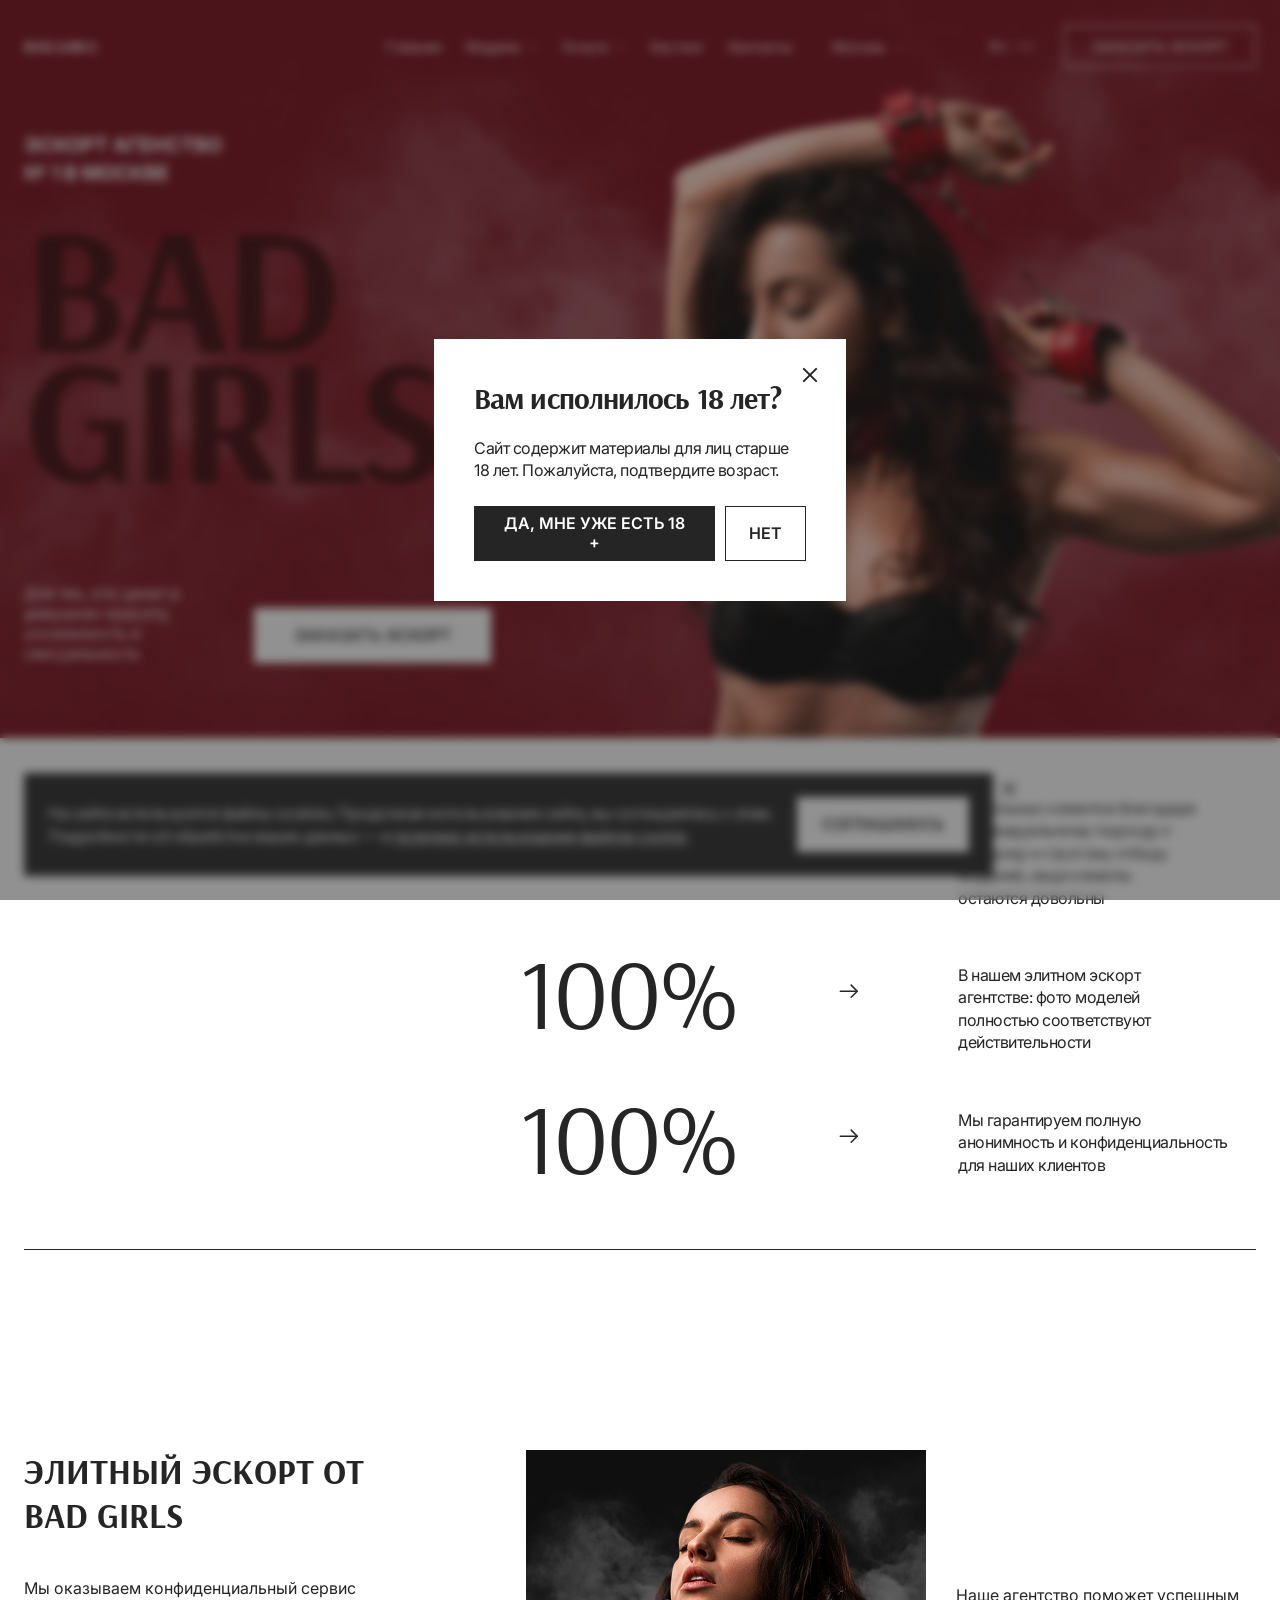
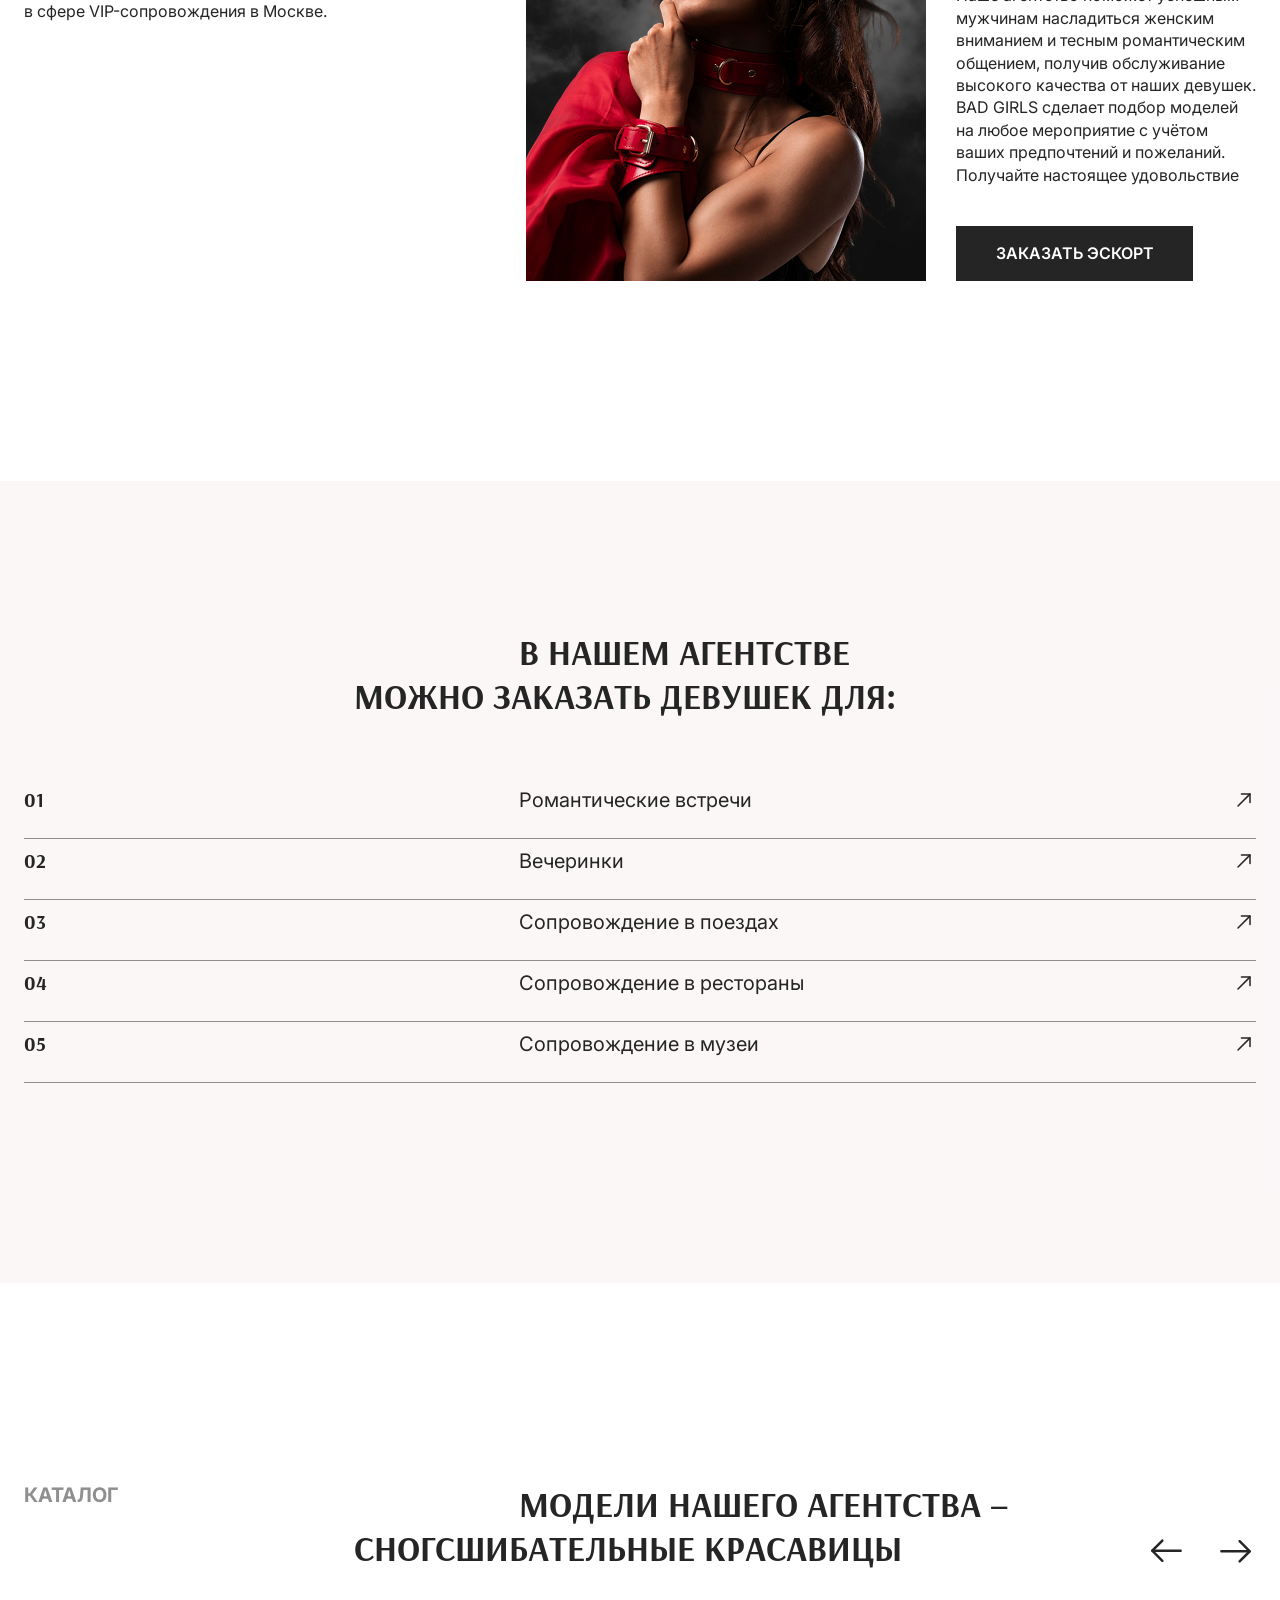
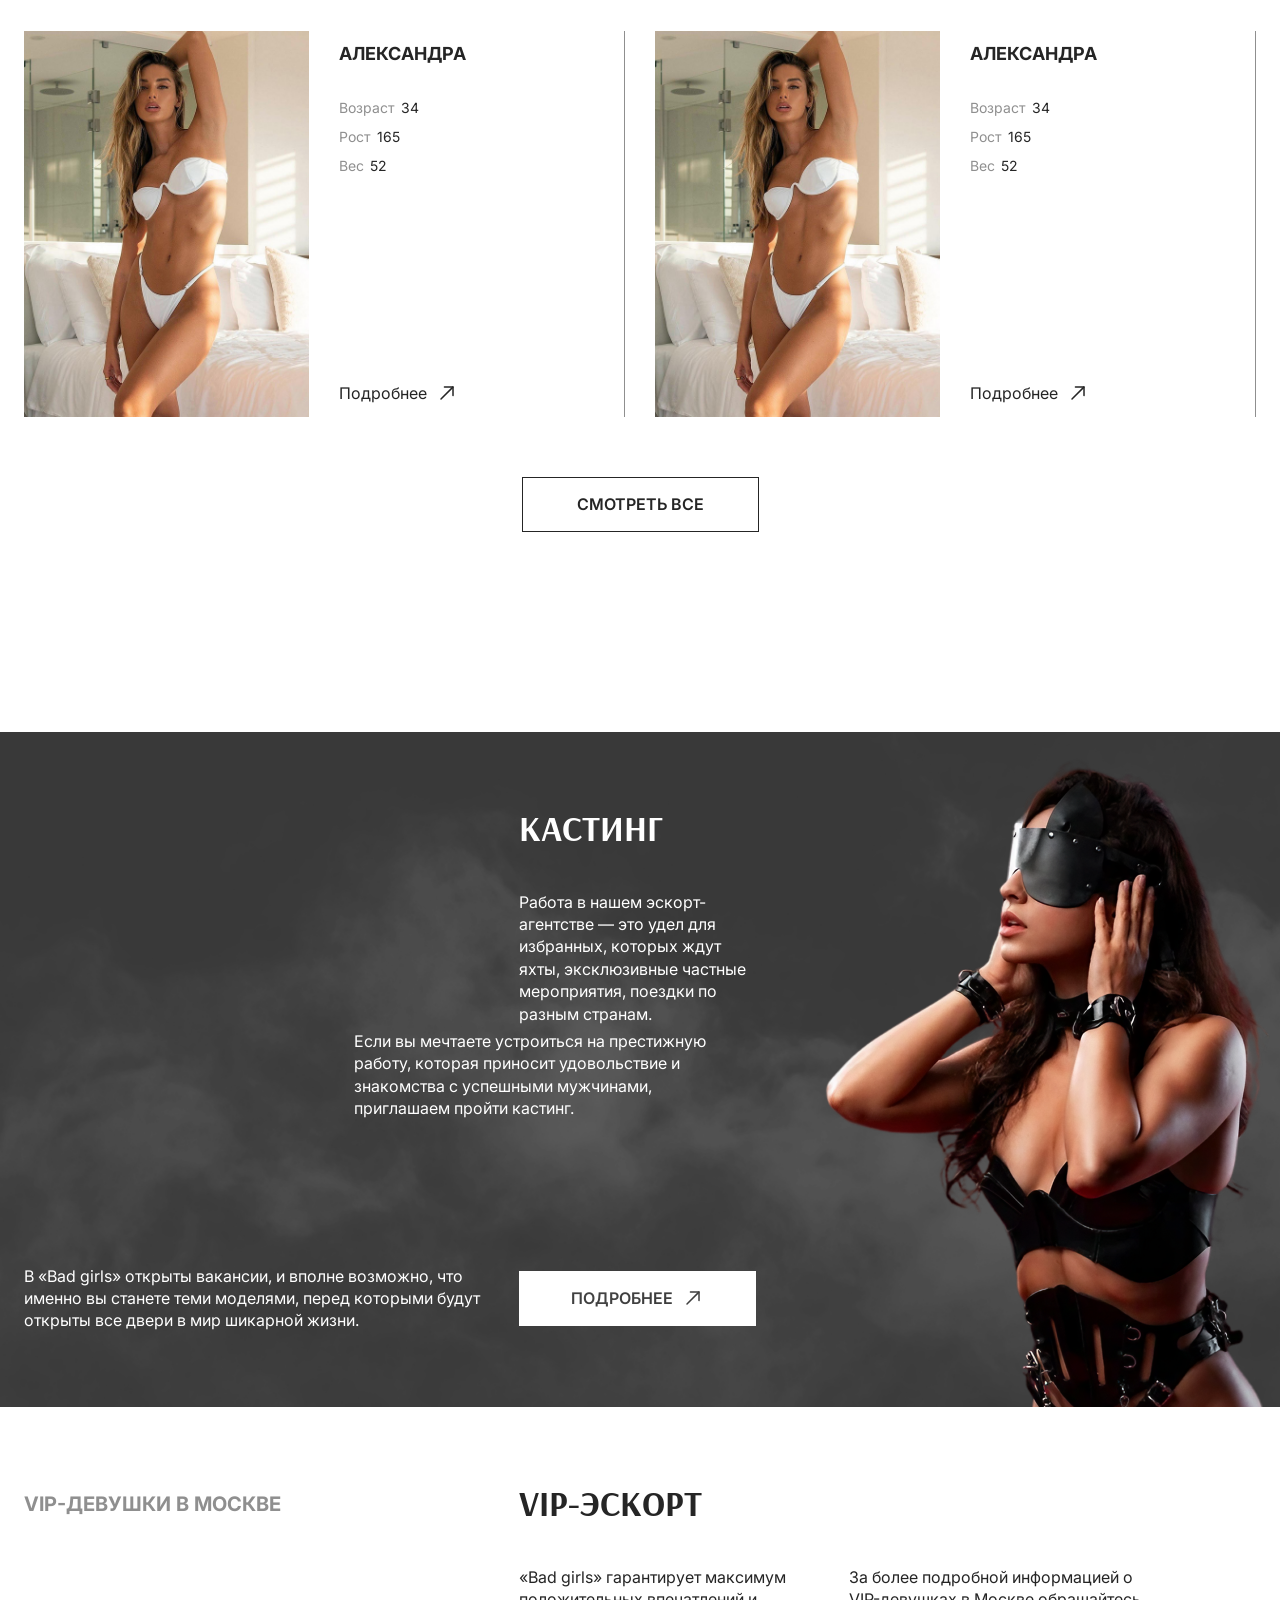
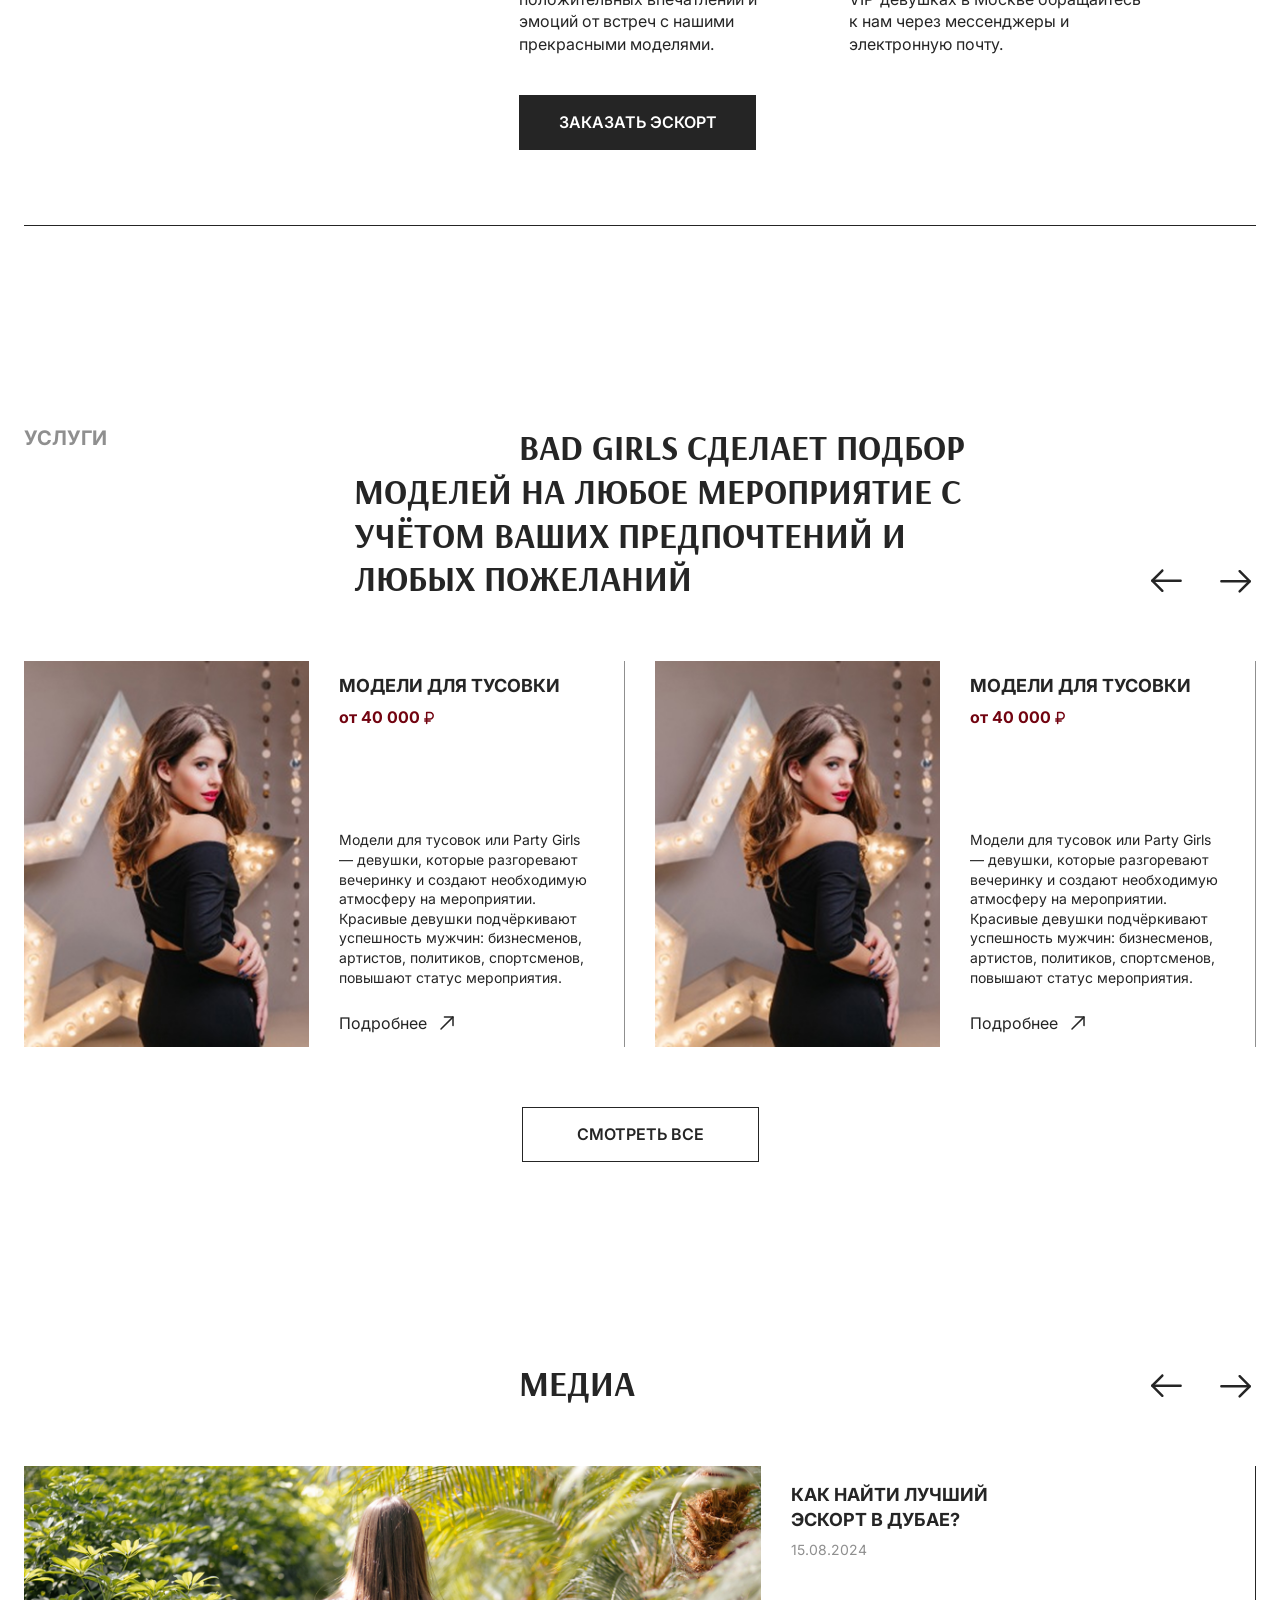
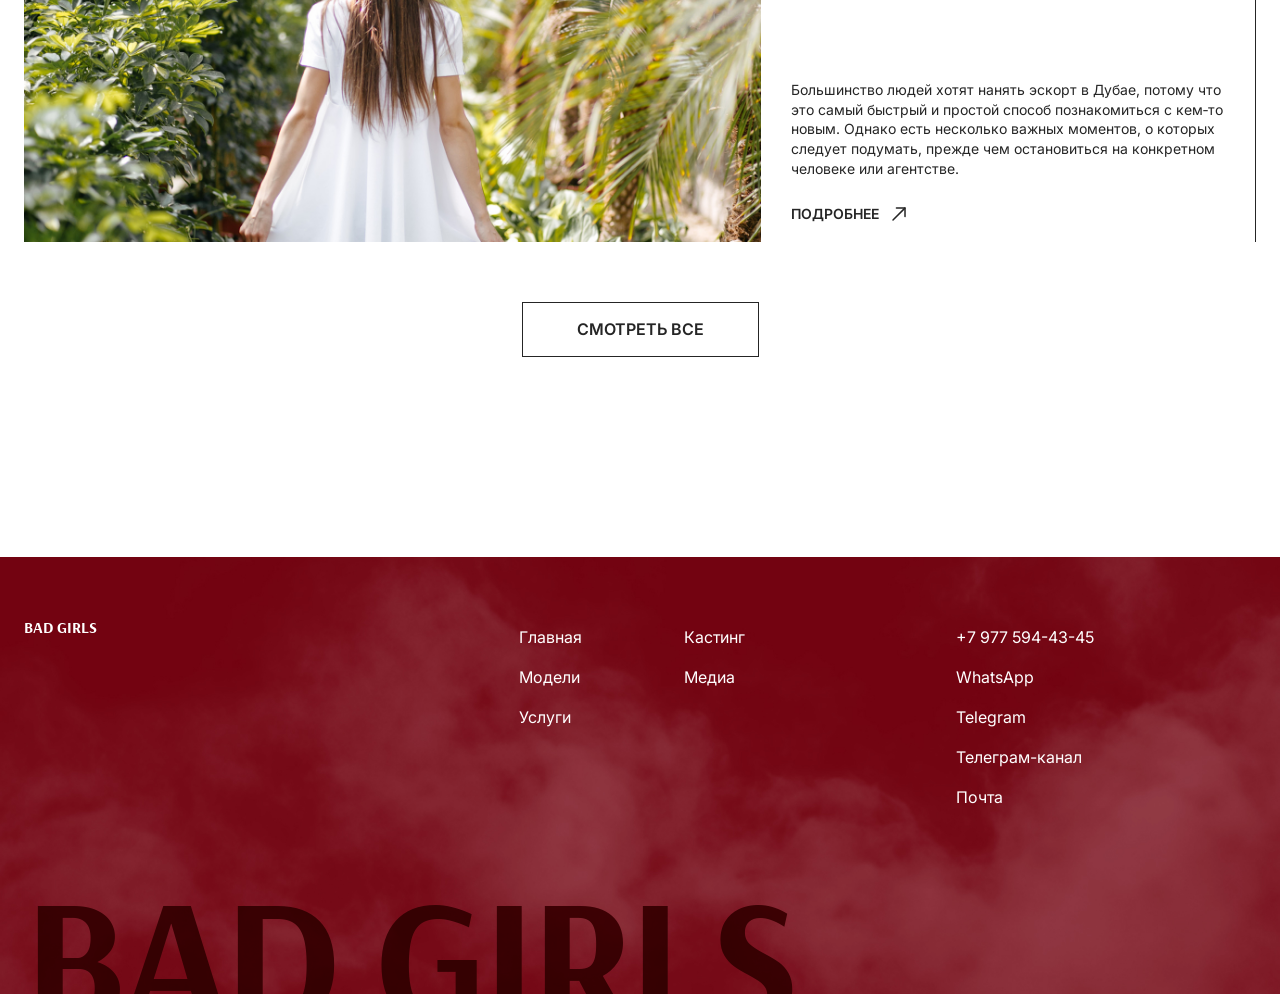
<file: index.html>
<!DOCTYPE html>
<html lang="ru">
	<head>
		<meta http-equiv="Content-Type" content="text/html; charset=utf-8">

		<!-- Adapting the page for mobile devices -->
		<meta name="viewport" content="width=device-width, initial-scale=1, maximum-scale=1">

		<!-- Prohibition of phone number recognition -->
		<meta name="format-detection" content="telephone=no">
		<meta name="SKYPE_TOOLBAR" content ="SKYPE_TOOLBAR_PARSER_COMPATIBLE">

		<!-- Page title -->
		<title>Заголовок страницы</title>

		<!-- Meta description -->
		<meta name="description" content="">

		<!-- Meta Keywords -->
		<meta name="keywords" content="">

		<!-- Changing the color of the mobile browser panel -->
		<meta name="msapplication-TileColor" content="#252525">
		<meta name="theme-color" content="#252525">

		<!-- Connecting fonts from Google -->
		<link rel="preconnect" href="https://fonts.googleapis.com">
		<link rel="preconnect" href="https://fonts.gstatic.com" crossorigin>
		<link href="https://fonts.googleapis.com/css2?family=Arsenal:ital,wght@0,400;0,700;1,400;1,700&family=Inter:ital,opsz,wght@0,14..32,100..900;1,14..32,100..900&display=swap" rel="stylesheet">

		<!-- Connecting style files -->
		<link rel="stylesheet" href="css/swiper-bundle.min.css">
		<link rel="stylesheet" href="css/swiper.css">
		<link rel="stylesheet" href="css/fancybox.css">
		<link rel="stylesheet" href="css/styles.css">

		<link rel="stylesheet" href="css/response_1337.css" media="print, (max-width: 1337px)">
		<link rel="stylesheet" href="css/response_1279.css" media="print, (max-width: 1279px)">
		<link rel="stylesheet" href="css/response_1023.css" media="print, (max-width: 1023px)">
		<link rel="stylesheet" href="css/response_767.css" media="print, (max-width: 767px)">
		<link rel="stylesheet" href="css/response_479.css" media="(max-width: 479px)">
	</head>

	<body>
		<div class="wrap">
			<div class="main">
				<header class="absolute">
					<div class="cont">
						<a href="/" class="logo">bad girls</a>

						<nav class="menu row">
							<div class="menu_item">
								<a class="active">
									<span>Главная</span>
								</a>
							</div>

							<div class="menu_item">
								<a href="/" class="sub_link">
									<span>Модели</span>
									<svg class="arr"><use xlink:href="images/sprite.svg#ic_arr_ver"></use></svg>
								</a>

								<div class="sub_menu two_cols">
									<div class="col">
										<div><a href="/">Азиатки</a></div>

										<div><a href="/">Блондинки</a></div>

										<div><a href="/">Брюнетки</a></div>

										<div><a href="/">Шатенки</a></div>

										<div><a href="/">Девушки с большой грудью</a></div>

										<div><a href="/">Девушки с маленькой грудью</a></div>

										<div><a href="/">Девушки с средней грудью</a></div>

										<div><a href="/">Девушки с татуировками</a></div>
									</div>

									<div class="col">
										<div><a href="/">Загорелые модели</a></div>

										<div><a href="/">Молодые девушки</a></div>

										<div><a href="/">Пышные девушки</a></div>

										<div><a href="/">Русые девушки</a></div>

										<div><a href="/">Рыжие модели</a></div>


										<div><a href="/">Славянки</a></div>

										<div><a href="/">Стройные девушки</a></div>

										<div><a href="/">Худые девушки</a></div>
									</div>
								</div>
							</div>

							<div class="menu_item">
								<a href="/" class="sub_link">
									<span>Услуги</span>
									<svg class="arr"><use xlink:href="images/sprite.svg#ic_arr_ver"></use></svg>
								</a>

								<div class="sub_menu">
									<div class="col">
										<div><a href="/">Романтические встречи</a></div>

										<div><a href="/">Вечеринки</a></div>

										<div><a href="/">Сопровождение в поездах</a></div>

										<div><a href="/">Сопровождение в рестораны</a></div>

										<div><a href="/">Сопровождение в музеи</a></div>

										<div><a href="/">Сопровождение в театры</a></div>

										<div><a href="/">Модели для тусовки</a></div>

										<div><a href="/">Переводчики модельной внешности</a></div>
									</div>
								</div>
							</div>

							<div class="menu_item">
								<a href="/">
									<span>Кастинг</span>
								</a>
							</div>

							<div class="menu_item">
								<a href="/">
									<span>Контакты</span>
								</a>
							</div>
						</nav>

						<div class="city modal_cont">
							<button class="current_btn mini_modal_btn" data-modal-id="#city_modal">
								<span>Москва</span>
								<svg class="arr"><use xlink:href="images/sprite.svg#ic_arr_ver"></use></svg>
							</button>

							<div class="mini_modal" id="city_modal">
								<div class="col">
									<div><a class="active">Москва</a></div>

									<div><a href="/">Санкт-Петербург</a></div>

									<div><a href="/">Сочи</a></div>

									<div><a href="/">Казань</a></div>

									<div><a href="/">Дубай</a></div>

									<div><a href="/">Лондон</a></div>

									<div><a href="/">Пхукет</a></div>

									<div><a href="/">Бали</a></div>

									<div><a href="/">Стамбул</a></div>
								</div>

								<div>
									<div><a href="/">Астана</a></div>

									<div><a href="/">Алматы</a></div>

									<div><a href="/">Монако</a></div>

									<div><a href="/">Ницца</a></div>

									<div><a href="/">Канны</a></div>

									<div><a href="/">Сантропе</a></div>

									<div><a href="/">Париж</a></div>

									<div><a href="/">Лос Анжелес</a></div>

									<div><a href="/">Нью-Йорк</a></div>
								</div>
							</div>
						</div>

						<div class="langs">
							<a class="active">RU</a>

							<div class="sep">/</div>

							<a href="/">EN</a>
						</div>

						<button class="order_btn modal_btn" data-modal="order_modal">Заказать эскорт</button>

						<button class="mob_menu_btn">
							<svg class="icon"><use xlink:href="images/sprite.svg#ic_menu"></use></svg>

							<svg class="icon"><use xlink:href="images/sprite.svg#ic_menu_close"></use></svg>
						</button>
					</div>
				</header>


				<section class="mob_menu light">
					<div class="frame">
						<div class="scroll">
							<div class="menu">
								<div><a href="/">
									<span>Главная</span>
								</a></div>

								<div><a href="#" class="sub_link" data-sub-menu="1">
									<span>Модели</span>
									<svg class="icon"><use xlink:href="images/sprite.svg#ic_arr_hor"></use></svg>
								</a></div>

								<div><a href="#" class="sub_link" data-sub-menu="2">
									<span>Услуги</span>
									<svg class="icon"><use xlink:href="images/sprite.svg#ic_arr_hor"></use></svg>
								</a></div>

								<div><a href="/">
									<span>Кастинг</span>
								</a></div>

								<div><a href="/">
									<span>Контакты</span>
								</a></div>
							</div>

							<div class="langs">
								<a class="active">RU</a>

								<div class="sep">/</div>

								<a href="/">EN</a>
							</div>

							<button class="order_btn modal_btn" data-modal="order_modal">Заказать эскорт</button>
						</div>

						<picture class="bg">
							<img src="images/bg_first_section.jpg" alt="" loading="lazy" class="cover">
						</picture>
					</div>

					<div class="frame sub_menu sub_menu1">
						<div class="scroll">
							<div class="back">
								<button class="btn">
									<svg class="icon"><use xlink:href="images/sprite.svg#ic_arr_hor"></use></svg>
									<span>Модели</span>
								</button>
							</div>

							<div class="items">
								<div><a href="/">Азиатки</a></div>

								<div><a href="/">Блондинки</a></div>

								<div><a href="/">Брюнетки</a></div>

								<div><a href="/">Шатенки</a></div>

								<div><a href="/">Девушки с большой грудью</a></div>

								<div><a href="/">Девушки с маленькой грудью</a></div>

								<div><a href="/">Девушки с средней грудью</a></div>

								<div><a href="/">Девушки с татуировками</a></div>

								<div><a href="/">Загорелые модели</a></div>

								<div><a href="/">Молодые девушки</a></div>

								<div><a href="/">Пышные девушки</a></div>

								<div><a href="/">Русые девушки</a></div>

								<div><a href="/">Девушки с большой грудью</a></div>
							</div>
						</div>

						<picture class="bg">
							<img src="images/bg_first_section.jpg" alt="" loading="lazy" class="cover">
						</picture>
					</div>
				</section>


				<section class="first_section">
					<div class="cont">
						<div class="data">
							<div class="title">Эскорт агенство № 1 в Москве</div>

							<div class="name">
								<span>bad</span>
								<span>girls</span>
							</div>

							<div class="bottom">
								<span>Для тех, кто ценит в девушках красоту, ухоженность и сексуальность</span>

								<button class="order_btn modal_btn" data-modal="order_modal">Заказать эскорт</button>
							</div>
						</div>
					</div>

					<picture class="image">
						<img src="images/tmp/first_section_img.png" alt="" loading="lazy">
					</picture>

					<picture class="bg">
						<img src="images/bg_first_section.jpg" alt="" loading="lazy" class="cover">
					</picture>
				</section>


				<section class="stats block">
					<div class="cont">
						<div class="row">
							<div class="title">Преимущества</div>

							<div class="data">
								<div>
									<div class="val">500+</div>

									<svg class="icon"><use xlink:href="images/sprite.svg#ic_arrow_slider"></use></svg>

									<div class="desc">
										<p>Довольных клиентов благодаря индивидуальному подходу к каждому и строгому отбору моделей, наши клиенты остаются довольны</p>
									</div>
								</div>

								<div>
									<div class="val">100%</div>

									<svg class="icon"><use xlink:href="images/sprite.svg#ic_arrow_slider"></use></svg>

									<div class="desc">
										<p>В нашем элитном эскорт агентстве: фото моделей полностью соответствуют действительности</p>
									</div>
								</div>

								<div>
									<div class="val">100%</div>

									<svg class="icon"><use xlink:href="images/sprite.svg#ic_arrow_slider"></use></svg>

									<div class="desc big">
										<p>Мы гарантируем полную анонимность и конфиденциальность для наших клиентов</p>
									</div>
								</div>
							</div>
						</div>
					</div>
				</section>


				<section class="about_info block">
					<div class="cont">
						<div class="block_head">
							<div class="title">Элитный эскорт от<br> bad girls</div>

							<div class="desc">Мы оказываем конфиденциальный сервис в сфере VIP-сопровождения в Москве.</div>
						</div>

						<picture class="image small_w">
							<img src="images/tmp/about_info_img2.jpg" alt="" loading="lazy">
						</picture>

						<div class="data alignend">
							<div class="text_block">
								<p>Наше агентство поможет успешным мужчинам насладиться женским вниманием и тесным романтическим общением, получив обслуживание высокого качества от наших девушек. BAD GIRLS сделает подбор моделей на любое мероприятие с учётом ваших предпочтений и пожеланий.<br> Получайте настоящее удовольствие</p>
							</div>

							<button class="order_btn">Заказать эскорт</button>
						</div>
					</div>
				</section>


				<section class="services block bg_block">
					<div class="cont">
						<div class="block_head">
							<div class="title"><span>В нашем агентстве</span> можно заказать девушек для:</div>
						</div>

						<div class="list">
							<div>
								<a href="/" class="service">
									<span class="number"></span>

									<span class="name">Романтические встречи</span>

									<svg class="icon"><use xlink:href="images/sprite.svg#ic_arrow_link"></use></svg>

									<picture class="thumb">
										<img src="images/tmp/service_thumb.jpg" alt="" loading="lazy">
									</picture>
								</a>
							</div>

							<div>
								<a href="/" class="service">
									<span class="number"></span>

									<span class="name">Вечеринки</span>

									<svg class="icon"><use xlink:href="images/sprite.svg#ic_arrow_link"></use></svg>

									<picture class="thumb">
										<img src="images/tmp/service_thumb.jpg" alt="" loading="lazy">
									</picture>
								</a>
							</div>

							<div>
								<a href="/" class="service">
									<span class="number"></span>

									<span class="name">Сопровождение в поездах</span>

									<svg class="icon"><use xlink:href="images/sprite.svg#ic_arrow_link"></use></svg>

									<picture class="thumb">
										<img src="images/tmp/service_thumb.jpg" alt="" loading="lazy">
									</picture>
								</a>
							</div>

							<div>
								<a href="/" class="service">
									<span class="number"></span>

									<span class="name">Сопровождение в рестораны</span>

									<svg class="icon"><use xlink:href="images/sprite.svg#ic_arrow_link"></use></svg>

									<picture class="thumb">
										<img src="images/tmp/service_thumb.jpg" alt="" loading="lazy">
									</picture>
								</a>
							</div>

							<div>
								<a href="/" class="service">
									<span class="number"></span>

									<span class="name">Сопровождение в музеи</span>

									<svg class="icon"><use xlink:href="images/sprite.svg#ic_arrow_link"></use></svg>

									<picture class="thumb">
										<img src="images/tmp/service_thumb.jpg" alt="" loading="lazy">
									</picture>
								</a>
							</div>
						</div>
					</div>
				</section>


				<section class="models block">
					<div class="cont">
						<div class="swiper">
							<div class="block_head row">
								<div class="pre_title">Каталог</div>

								<div class="title small_w"><span>Модели нашего агентства –</span> сногсшибательные красавицы</div>

								<div class="swiper-controls">
									<button class="swiper-button-prev">
										<svg class="icon"><use xlink:href="images/sprite.svg#ic_arrow_slider"></use></svg>
									</button>

									<button class="swiper-button-next">
										<svg class="icon"><use xlink:href="images/sprite.svg#ic_arrow_slider"></use></svg>
									</button>
								</div>
							</div>

							<div class="swiper-wrapper">
								<div class="swiper-slide">
									<div class="model">
										<picture class="thumb">
											<img src="images/tmp/model_thumb.jpg" alt="" loading="lazy">
										</picture>

										<div class="info">
											<div class="name">Александра</div>

											<div class="features">
												<div>
													<div class="label">Возраст</div>
													<div class="val">34</div>
												</div>

												<div>
													<div class="label">Рост</div>
													<div class="val">165</div>
												</div>

												<div>
													<div class="label">Вес</div>
													<div class="val">52</div>
												</div>
											</div>

											<div class="link">
												<a href="/">
													<span>Подробнее</span>
													<svg class="icon"><use xlink:href="images/sprite.svg#ic_arrow_link"></use></svg>
												</a>
											</div>
										</div>
									</div>
								</div>

								<div class="swiper-slide">
									<div class="model">
										<picture class="thumb">
											<img src="images/tmp/model_thumb.jpg" alt="" loading="lazy">
										</picture>

										<div class="info">
											<div class="name">Александра</div>

											<div class="features">
												<div>
													<div class="label">Возраст</div>
													<div class="val">34</div>
												</div>

												<div>
													<div class="label">Рост</div>
													<div class="val">165</div>
												</div>

												<div>
													<div class="label">Вес</div>
													<div class="val">52</div>
												</div>
											</div>

											<div class="link">
												<a href="/">
													<span>Подробнее</span>
													<svg class="icon"><use xlink:href="images/sprite.svg#ic_arrow_link"></use></svg>
												</a>
											</div>
										</div>
									</div>
								</div>

								<div class="swiper-slide">
									<div class="model">
										<picture class="thumb">
											<img src="images/tmp/model_thumb.jpg" alt="" loading="lazy">
										</picture>

										<div class="info">
											<div class="name">Александра</div>

											<div class="features">
												<div>
													<div class="label">Возраст</div>
													<div class="val">34</div>
												</div>

												<div>
													<div class="label">Рост</div>
													<div class="val">165</div>
												</div>

												<div>
													<div class="label">Вес</div>
													<div class="val">52</div>
												</div>
											</div>

											<div class="link">
												<a href="/">
													<span>Подробнее</span>
													<svg class="icon"><use xlink:href="images/sprite.svg#ic_arrow_link"></use></svg>
												</a>
											</div>
										</div>
									</div>
								</div>

								<div class="swiper-slide">
									<div class="model">
										<picture class="thumb">
											<img src="images/tmp/model_thumb.jpg" alt="" loading="lazy">
										</picture>

										<div class="info">
											<div class="name">Александра</div>

											<div class="features">
												<div>
													<div class="label">Возраст</div>
													<div class="val">34</div>
												</div>

												<div>
													<div class="label">Рост</div>
													<div class="val">165</div>
												</div>

												<div>
													<div class="label">Вес</div>
													<div class="val">52</div>
												</div>
											</div>

											<div class="link">
												<a href="/">
													<span>Подробнее</span>
													<svg class="icon"><use xlink:href="images/sprite.svg#ic_arrow_link"></use></svg>
												</a>
											</div>
										</div>
									</div>
								</div>
							</div>
						</div>

						<div class="all_link">
							<a href="/">Смотреть все</a>
						</div>
					</div>
				</section>


				<section class="casting_block">
					<div class="cont">
						<div class="block_head">
							<div class="title">Кастинг</div>

							<div class="desc">
								<p>Работа в нашем эскорт-агентстве — это удел для избранных, которых ждут яхты, эксклюзивные частные мероприятия, поездки по разным странам.</p>
							</div>
						</div>

						<div class="desc2">
							<p>Если вы мечтаете устроиться на престижную работу, которая приносит удовольствие и знакомства с успешными мужчинами, приглашаем пройти кастинг. </p>
						</div>

						<div class="bottom">
							<div class="exp">В «Bad girls» открыты вакансии, и вполне возможно, что именно вы станете теми моделями, перед которыми будут открыты все двери в мир шикарной жизни.</div>

							<div class="link">
								<a href="/">
									<span>Подробнее</span>
									<svg class="icon"><use xlink:href="images/sprite.svg#ic_arrow_link"></use></svg>
								</a>
							</div>
						</div>
					</div>

					<picture class="image">
						<img src="images/tmp/casting_block_img.png" alt="" loading="lazy" class="cover">
					</picture>

					<picture class="bg">
						<img src="images/bg_casting_block.jpg" alt="" loading="lazy" class="cover">
					</picture>
				</section>


				<section class="vip_escort block">
					<div class="cont">
						<div class="block_head row small_m">
							<div class="pre_title">VIP-девушки в Москве</div>

							<div class="title">VIP-эскорт</div>
						</div>

						<div class="data">
							<div class="desc">
								<p>«Bad girls» гарантирует максимум положительных впечатлений и эмоций от встреч с нашими прекрасными моделями.</p>

								<p>За более подробной информацией о VIP-девушках в Москве обращайтесь к нам через мессенджеры и электронную почту.</p>
							</div>

							<button class="order_btn">Заказать эскорт</button>
						</div>
					</div>
				</section>


				<section class="services_grid block">
					<div class="cont">
						<div class="swiper">
							<div class="block_head row">
								<div class="pre_title">услуги</div>

								<div class="title"><span>BAD GIRLS сделает подбор</span> моделей на любое мероприятие с учётом ваших предпочтений и любых пожеланий</div>

								<div class="swiper-controls">
									<button class="swiper-button-prev">
										<svg class="icon"><use xlink:href="images/sprite.svg#ic_arrow_slider"></use></svg>
									</button>

									<button class="swiper-button-next">
										<svg class="icon"><use xlink:href="images/sprite.svg#ic_arrow_slider"></use></svg>
									</button>
								</div>
							</div>

							<div class="swiper-wrapper">
								<div class="swiper-slide">
									<div class="service">
										<picture class="thumb">
											<img src="images/tmp/service_grid_thumb.jpg" alt="" loading="lazy" class="cover">
										</picture>

										<div class="info">
											<div class="name">Модели для тусовки</div>

											<div class="price">
												<span>от 40 000</span>
												<svg class="icon"><use xlink:href="images/sprite.svg#ic_rouble"></use></svg>
											</div>

											<div class="desc">Модели для тусовок или Party Girls — девушки, которые разгоревают вечеринку и создают необходимую атмосферу на мероприятии. Красивые девушки подчёркивают успешность мужчин: бизнесменов, артистов, политиков, спортсменов, повышают статус мероприятия.</div>

											<div class="link">
												<a href="/">
													<span>Подробнее</span>
													<svg class="icon"><use xlink:href="images/sprite.svg#ic_arrow_link"></use></svg>
												</a>
											</div>
										</div>
									</div>
								</div>

								<div class="swiper-slide">
									<div class="service">
										<picture class="thumb">
											<img src="images/tmp/service_grid_thumb.jpg" alt="" loading="lazy" class="cover">
										</picture>

										<div class="info">
											<div class="name">Модели для тусовки</div>

											<div class="price">
												<span>от 40 000</span>
												<svg class="icon"><use xlink:href="images/sprite.svg#ic_rouble"></use></svg>
											</div>

											<div class="desc">Модели для тусовок или Party Girls — девушки, которые разгоревают вечеринку и создают необходимую атмосферу на мероприятии. Красивые девушки подчёркивают успешность мужчин: бизнесменов, артистов, политиков, спортсменов, повышают статус мероприятия.</div>

											<div class="link">
												<a href="/">
													<span>Подробнее</span>
													<svg class="icon"><use xlink:href="images/sprite.svg#ic_arrow_link"></use></svg>
												</a>
											</div>
										</div>
									</div>
								</div>

								<div class="swiper-slide">
									<div class="service">
										<picture class="thumb">
											<img src="images/tmp/service_grid_thumb.jpg" alt="" loading="lazy" class="cover">
										</picture>

										<div class="info">
											<div class="name">Модели для тусовки</div>

											<div class="price">
												<span>от 40 000</span>
												<svg class="icon"><use xlink:href="images/sprite.svg#ic_rouble"></use></svg>
											</div>

											<div class="desc">Модели для тусовок или Party Girls — девушки, которые разгоревают вечеринку и создают необходимую атмосферу на мероприятии. Красивые девушки подчёркивают успешность мужчин: бизнесменов, артистов, политиков, спортсменов, повышают статус мероприятия.</div>

											<div class="link">
												<a href="/">
													<span>Подробнее</span>
													<svg class="icon"><use xlink:href="images/sprite.svg#ic_arrow_link"></use></svg>
												</a>
											</div>
										</div>
									</div>
								</div>

								<div class="swiper-slide">
									<div class="service">
										<picture class="thumb">
											<img src="images/tmp/service_grid_thumb.jpg" alt="" loading="lazy" class="cover">
										</picture>

										<div class="info">
											<div class="name">Модели для тусовки</div>

											<div class="price">
												<span>от 40 000</span>
												<svg class="icon"><use xlink:href="images/sprite.svg#ic_rouble"></use></svg>
											</div>

											<div class="desc">Модели для тусовок или Party Girls — девушки, которые разгоревают вечеринку и создают необходимую атмосферу на мероприятии. Красивые девушки подчёркивают успешность мужчин: бизнесменов, артистов, политиков, спортсменов, повышают статус мероприятия.</div>

											<div class="link">
												<a href="/">
													<span>Подробнее</span>
													<svg class="icon"><use xlink:href="images/sprite.svg#ic_arrow_link"></use></svg>
												</a>
											</div>
										</div>
									</div>
								</div>
							</div>
						</div>

						<div class="all_link">
							<a href="/">Смотреть все</a>
						</div>
					</div>
				</section>


				<section class="articles block">
					<div class="cont">
						<div class="swiper">
							<div class="block_head row">
								<div class="title">медиа</div>

								<div class="swiper-controls">
									<button class="swiper-button-prev">
										<svg class="icon"><use xlink:href="images/sprite.svg#ic_arrow_slider"></use></svg>
									</button>

									<button class="swiper-button-next">
										<svg class="icon"><use xlink:href="images/sprite.svg#ic_arrow_slider"></use></svg>
									</button>
								</div>
							</div>

							<div class="swiper-wrapper">
								<div class="swiper-slide">
									<div class="article">
										<a href="/" class="image">
											<picture class="thumb">
												<img src="images/tmp/article_thumb.jpg" alt="" loading="lazy" class="cover">
											</picture>
										</a>

										<div class="info">
											<div class="name">
												<a href="/">Как найти лучший эскорт в Дубае?</a>
											</div>

											<div class="date">15.08.2024</div>

											<div class="desc">Большинство людей хотят нанять эскорт в Дубае, потому что это самый быстрый и простой способ познакомиться с кем‑то новым. Однако есть несколько важных моментов, о которых следует подумать, прежде чем остановиться на конкретном человеке или агентстве.</div>

											<div class="link">
												<a href="/">
													<span>Подробнее</span>
													<svg class="icon"><use xlink:href="images/sprite.svg#ic_arrow_link"></use></svg>
												</a>
											</div>
										</div>
									</div>
								</div>

								<div class="swiper-slide">
									<div class="article">
										<a href="/" class="image">
											<picture class="thumb">
												<img src="images/tmp/article_thumb.jpg" alt="" loading="lazy" class="cover">
											</picture>
										</a>

										<div class="info">
											<div class="name">
												<a href="/">Как найти лучший эскорт в Дубае?</a>
											</div>

											<div class="date">15.08.2024</div>

											<div class="desc">Большинство людей хотят нанять эскорт в Дубае, потому что это самый быстрый и простой способ познакомиться с кем‑то новым. Однако есть несколько важных моментов, о которых следует подумать, прежде чем остановиться на конкретном человеке или агентстве.</div>

											<div class="link">
												<a href="/">
													<span>Подробнее</span>
													<svg class="icon"><use xlink:href="images/sprite.svg#ic_arrow_link"></use></svg>
												</a>
											</div>
										</div>
									</div>
								</div>

								<div class="swiper-slide">
									<div class="article">
										<a href="/" class="image">
											<picture class="thumb">
												<img src="images/tmp/article_thumb.jpg" alt="" loading="lazy" class="cover">
											</picture>
										</a>

										<div class="info">
											<div class="name">
												<a href="/">Как найти лучший эскорт в Дубае?</a>
											</div>

											<div class="date">15.08.2024</div>

											<div class="desc">Большинство людей хотят нанять эскорт в Дубае, потому что это самый быстрый и простой способ познакомиться с кем‑то новым. Однако есть несколько важных моментов, о которых следует подумать, прежде чем остановиться на конкретном человеке или агентстве.</div>

											<div class="link">
												<a href="/">
													<span>Подробнее</span>
													<svg class="icon"><use xlink:href="images/sprite.svg#ic_arrow_link"></use></svg>
												</a>
											</div>
										</div>
									</div>
								</div>
							</div>
						</div>

						<div class="all_link">
							<a href="/">Смотреть все</a>
						</div>
					</div>
				</section>
			</div>


			<footer>
				<div class="cont">
					<div class="row">
						<a href="/" class="logo">bad girls</a>

						<div class="menu">
							<div>
								<div><a href="/">Главная</a></div>

								<div><a href="/">Модели</a></div>

								<div><a href="/">Услуги</a></div>
							</div>

							<div>
								<div><a href="/">Кастинг</a></div>

								<div><a href="/">Медиа</a></div>
							</div>
						</div>

						<div class="contacts">
							<div><a href="tel:+7 977 594-43-45">+7 977 594-43-45</a></div>

							<div><a href="/">WhatsApp</a></div>

							<div><a href="/">Telegram</a></div>

							<div><a href="/">Телеграм-канал</a></div>

							<div><a href="mailto:">Почта</a></div>
						</div>
					</div>

					<div class="row">
						<div class="name">bad girls</div>

						<div class="desc">Агентство не предоставляет услуги интимного характера.</div>
					</div>

					<div class="bottom">
						<div class="copyright">&copy; 2025 BadGirls</div>

						<div class="public_offer_link">
							<a href="/">Публичная оферта</a>
						</div>

						<div class="privacy_policy_link">
							<a href="/">Политика конфиденциальности</a>
						</div>
					</div>
				</div>

				<picture class="bg">
					<img src="images/bg_footer.jpg" alt="" loading="lazy" class="cover">
				</picture>
			</footer>
		</div>


		<section class="modal" id="age_modal">
			<div class="modal_title">Вам исполнилось 18 лет?</div>

			<div class="modal_desc">Сайт содержит материалы для лиц старше 18 лет. Пожалуйста, подтвердите возраст.</div>

			<div class="btns">
				<button class="btn yes_btn close_btn">Да, мне уже есть 18 +</button>

				<button class="btn no_btn">Нет</button>
			</div>
		</section>


		<section class="cookie_modal">
			<button class="close_btn">
				<svg class="icon"><use xlink:href="images/sprite.svg#ic_close"></use></svg>
			</button>

			<div class="desc">На сайте используются файлы cookies. Продолжая использование сайта, вы соглашаетесь с этим. Подробности об обработке ваших данных — в <a href="/" target="_blank">политике использования файлов cookie</a>.</div>

			<button class="btn">Соглашаюсь</button>
		</section>


		<section class="modal" id="order_modal">
			<div class="modal_title">Заказать эскорт</div>

			<div class="steps">
				<div class="step">
					<div class="name">Уточните свои предпочтения</div>

					<div class="desc">Выберите услугу, которая вам подходит, и наш менеджер поможет подобрать оптимальную модель с учётом ваших пожеланий. Для новых клиентов подбор осуществляется на условиях предоплаты.</div>
				</div>

				<div class="step">
					<div class="name">Испытайте приятные эмоции</div>

					<div class="desc">После согласования всех деталей мы организуем встречу с девушкой в удобное для вас время.</div>
				</div>
			</div>

			<div class="links">
				<a href="/" target="_blank" rel="noopener nofollow">Перейти в telegram</a>

				<a href="/" target="_blank" rel="noopener nofollow">Перейти в whatsapp</a>
			</div>
		</section>


		<!-- Connecting javascript files -->
		<script src="js/jquery-3.7.1.min.js"></script>
		<script src="js/functions.js"></script>
		<script src="js/swiper-bundle.min.js"></script>
		<script src="js/fancybox.js"></script>
		<script src="js/imask.js"></script>
		<script src="js/scripts.js"></script>
	</body>
</html>
</file>
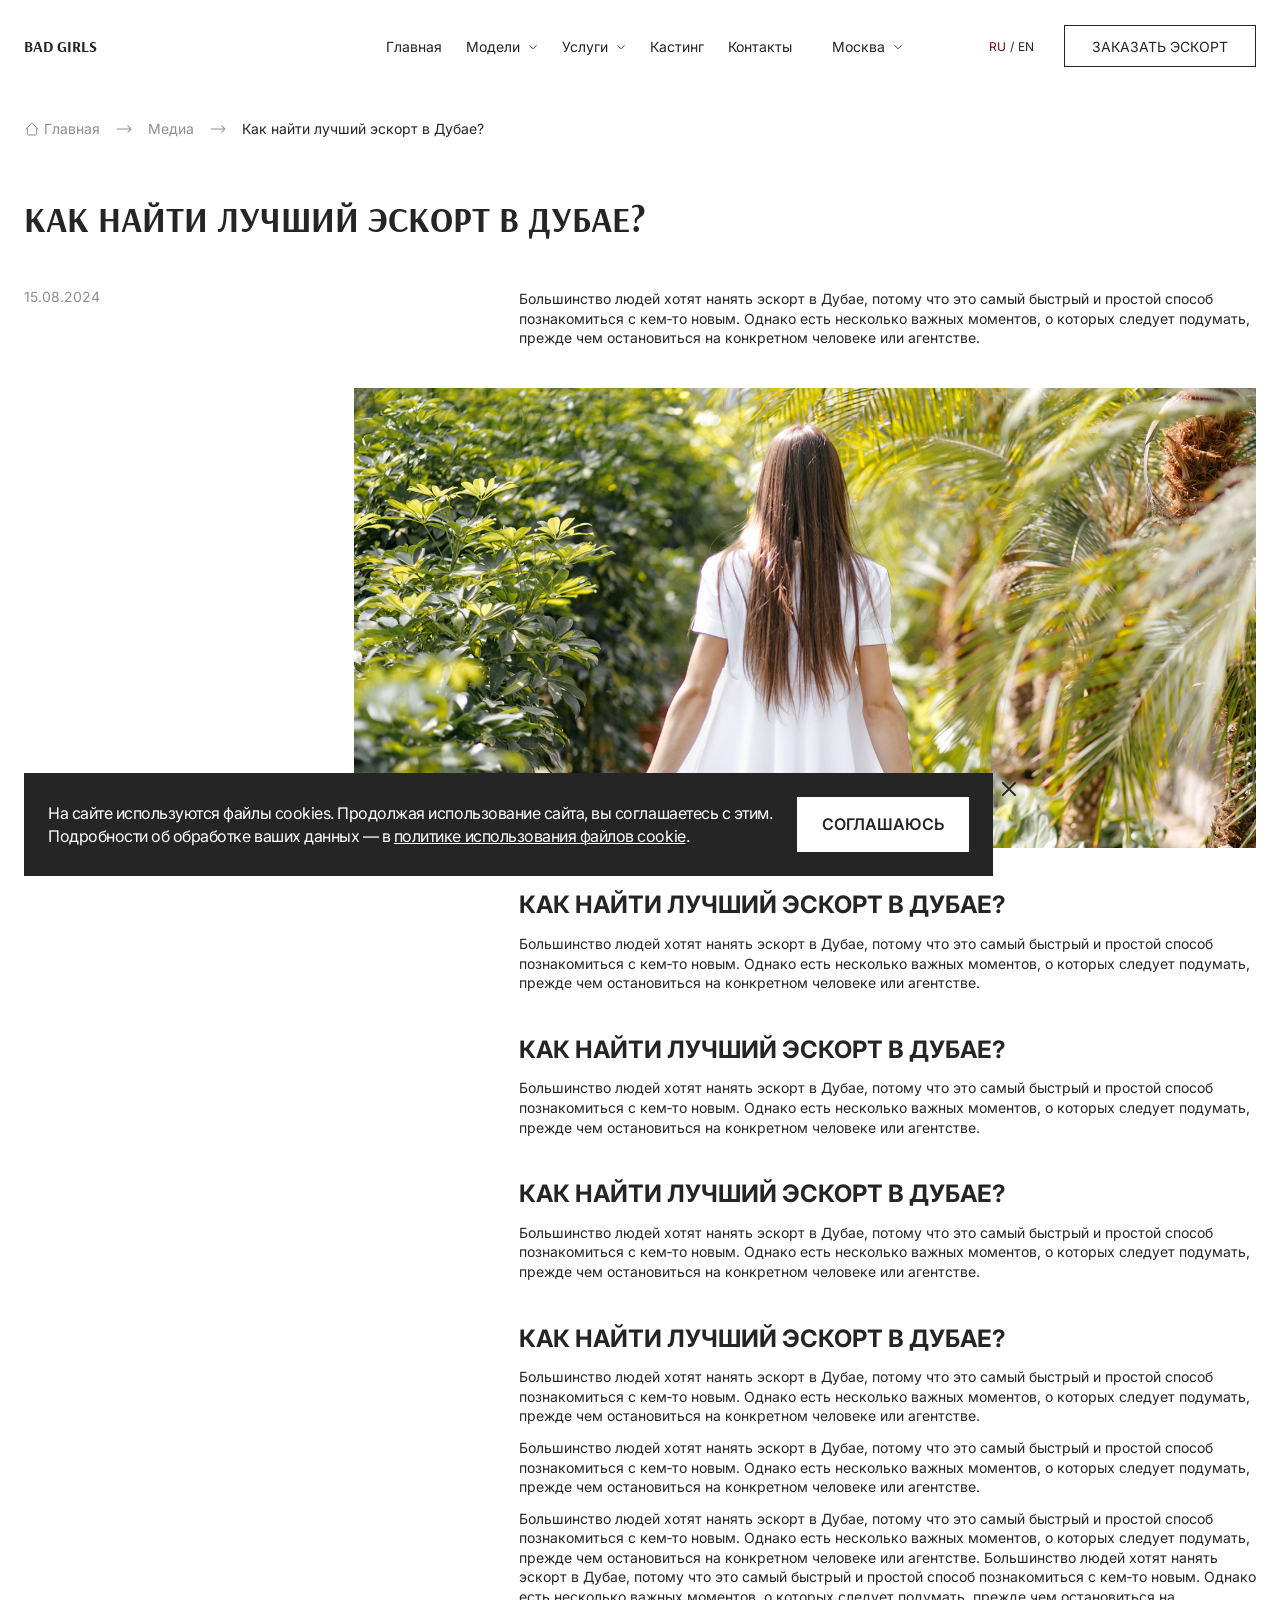
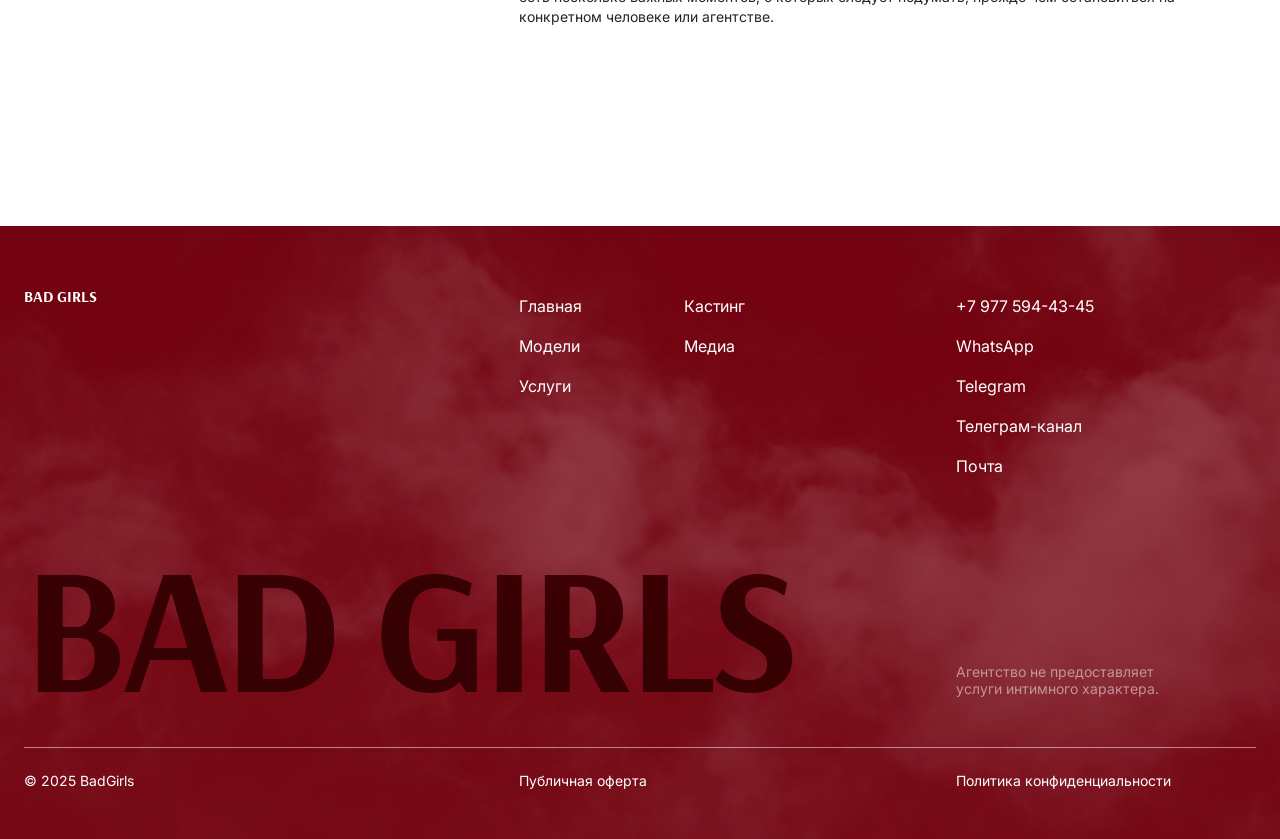
<file: article.html>
<!DOCTYPE html>
<html lang="ru">
	<head>
		<meta http-equiv="Content-Type" content="text/html; charset=utf-8">

		<!-- Adapting the page for mobile devices -->
		<meta name="viewport" content="width=device-width, initial-scale=1, maximum-scale=1">

		<!-- Prohibition of phone number recognition -->
		<meta name="format-detection" content="telephone=no">
		<meta name="SKYPE_TOOLBAR" content ="SKYPE_TOOLBAR_PARSER_COMPATIBLE">

		<!-- Page title -->
		<title>Заголовок страницы</title>

		<!-- Meta description -->
		<meta name="description" content="">

		<!-- Meta Keywords -->
		<meta name="keywords" content="">

		<!-- Changing the color of the mobile browser panel -->
		<meta name="msapplication-TileColor" content="#252525">
		<meta name="theme-color" content="#252525">

		<!-- Connecting fonts from Google -->
		<link rel="preconnect" href="https://fonts.googleapis.com">
		<link rel="preconnect" href="https://fonts.gstatic.com" crossorigin>
		<link href="https://fonts.googleapis.com/css2?family=Arsenal:ital,wght@0,400;0,700;1,400;1,700&family=Inter:ital,opsz,wght@0,14..32,100..900;1,14..32,100..900&display=swap" rel="stylesheet">

		<!-- Connecting style files -->
		<link rel="stylesheet" href="css/swiper-bundle.min.css">
		<link rel="stylesheet" href="css/swiper.css">
		<link rel="stylesheet" href="css/fancybox.css">
		<link rel="stylesheet" href="css/styles.css">

		<link rel="stylesheet" href="css/response_1337.css" media="print, (max-width: 1337px)">
		<link rel="stylesheet" href="css/response_1279.css" media="print, (max-width: 1279px)">
		<link rel="stylesheet" href="css/response_1023.css" media="print, (max-width: 1023px)">
		<link rel="stylesheet" href="css/response_767.css" media="print, (max-width: 767px)">
		<link rel="stylesheet" href="css/response_479.css" media="(max-width: 479px)">
	</head>

	<body>
		<div class="wrap">
			<div class="main">
				<header>
					<div class="cont">
						<a href="/" class="logo">bad girls</a>

						<nav class="menu row">
							<div class="menu_item">
								<a href="/">
									<span>Главная</span>
								</a>
							</div>

							<div class="menu_item">
								<a href="/" class="sub_link">
									<span>Модели</span>
									<svg class="arr"><use xlink:href="images/sprite.svg#ic_arr_ver"></use></svg>
								</a>

								<div class="sub_menu two_cols">
									<div class="col">
										<div><a href="/">Азиатки</a></div>

										<div><a href="/">Блондинки</a></div>

										<div><a href="/">Брюнетки</a></div>

										<div><a href="/">Шатенки</a></div>

										<div><a href="/">Девушки с большой грудью</a></div>

										<div><a href="/">Девушки с маленькой грудью</a></div>

										<div><a href="/">Девушки с средней грудью</a></div>

										<div><a href="/">Девушки с татуировками</a></div>
									</div>

									<div class="col">
										<div><a href="/">Загорелые модели</a></div>

										<div><a href="/">Молодые девушки</a></div>

										<div><a href="/">Пышные девушки</a></div>

										<div><a href="/">Русые девушки</a></div>

										<div><a href="/">Рыжие модели</a></div>


										<div><a href="/">Славянки</a></div>

										<div><a href="/">Стройные девушки</a></div>

										<div><a href="/">Худые девушки</a></div>
									</div>
								</div>
							</div>

							<div class="menu_item">
								<a href="/" class="sub_link">
									<span>Услуги</span>
									<svg class="arr"><use xlink:href="images/sprite.svg#ic_arr_ver"></use></svg>
								</a>

								<div class="sub_menu">
									<div class="col">
										<div><a href="/">Романтические встречи</a></div>

										<div><a href="/">Вечеринки</a></div>

										<div><a href="/">Сопровождение в поездах</a></div>

										<div><a href="/">Сопровождение в рестораны</a></div>

										<div><a href="/">Сопровождение в музеи</a></div>

										<div><a href="/">Сопровождение в театры</a></div>

										<div><a href="/">Модели для тусовки</a></div>

										<div><a href="/">Переводчики модельной внешности</a></div>
									</div>
								</div>
							</div>

							<div class="menu_item">
								<a href="/">
									<span>Кастинг</span>
								</a>
							</div>

							<div class="menu_item">
								<a href="/">
									<span>Контакты</span>
								</a>
							</div>
						</nav>

						<div class="city modal_cont">
							<button class="current_btn mini_modal_btn" data-modal-id="#city_modal">
								<span>Москва</span>
								<svg class="arr"><use xlink:href="images/sprite.svg#ic_arr_ver"></use></svg>
							</button>

							<div class="mini_modal" id="city_modal">
								<div class="col">
									<div><a class="active">Москва</a></div>

									<div><a href="/">Санкт-Петербург</a></div>

									<div><a href="/">Сочи</a></div>

									<div><a href="/">Казань</a></div>

									<div><a href="/">Дубай</a></div>

									<div><a href="/">Лондон</a></div>

									<div><a href="/">Пхукет</a></div>

									<div><a href="/">Бали</a></div>

									<div><a href="/">Стамбул</a></div>
								</div>

								<div>
									<div><a href="/">Астана</a></div>

									<div><a href="/">Алматы</a></div>

									<div><a href="/">Монако</a></div>

									<div><a href="/">Ницца</a></div>

									<div><a href="/">Канны</a></div>

									<div><a href="/">Сантропе</a></div>

									<div><a href="/">Париж</a></div>

									<div><a href="/">Лос Анжелес</a></div>

									<div><a href="/">Нью-Йорк</a></div>
								</div>
							</div>
						</div>

						<div class="langs">
							<a class="active">RU</a>

							<div class="sep">/</div>

							<a href="/">EN</a>
						</div>

						<button class="order_btn modal_btn" data-modal="order_modal">Заказать эскорт</button>

						<button class="mob_menu_btn">
							<svg class="icon"><use xlink:href="images/sprite.svg#ic_menu"></use></svg>

							<svg class="icon"><use xlink:href="images/sprite.svg#ic_menu_close"></use></svg>
						</button>
					</div>
				</header>


				<section class="mob_menu">
					<div class="frame">
						<div class="scroll">
							<div class="menu">
								<div><a href="/">
									<span>Главная</span>
								</a></div>

								<div><a href="#" class="sub_link" data-sub-menu="1">
									<span>Модели</span>
									<svg class="icon"><use xlink:href="images/sprite.svg#ic_arr_hor"></use></svg>
								</a></div>

								<div><a href="#" class="sub_link" data-sub-menu="2">
									<span>Услуги</span>
									<svg class="icon"><use xlink:href="images/sprite.svg#ic_arr_hor"></use></svg>
								</a></div>

								<div><a href="/">
									<span>Кастинг</span>
								</a></div>

								<div><a href="/">
									<span>Контакты</span>
								</a></div>
							</div>

							<div class="langs">
								<a class="active">RU</a>

								<div class="sep">/</div>

								<a href="/">EN</a>
							</div>

							<button class="order_btn modal_btn" data-modal="order_modal">Заказать эскорт</button>
						</div>
					</div>

					<div class="frame sub_menu sub_menu1">
						<div class="scroll">
							<div class="back">
								<button class="btn">
									<svg class="icon"><use xlink:href="images/sprite.svg#ic_arr_hor"></use></svg>
									<span>Модели</span>
								</button>
							</div>

							<div class="items">
								<div><a href="/">Азиатки</a></div>

								<div><a href="/">Блондинки</a></div>

								<div><a href="/">Брюнетки</a></div>

								<div><a href="/">Шатенки</a></div>

								<div><a href="/">Девушки с большой грудью</a></div>

								<div><a href="/">Девушки с маленькой грудью</a></div>

								<div><a href="/">Девушки с средней грудью</a></div>

								<div><a href="/">Девушки с татуировками</a></div>

								<div><a href="/">Загорелые модели</a></div>

								<div><a href="/">Молодые девушки</a></div>

								<div><a href="/">Пышные девушки</a></div>

								<div><a href="/">Русые девушки</a></div>

								<div><a href="/">Девушки с большой грудью</a></div>
							</div>
						</div>
					</div>
				</section>


				<section class="page_head">
					<div class="cont">
						<div class="breadcrumbs">
							<a href="/">
								<svg class="icon"><use xlink:href="images/sprite.svg#ic_home"></use></svg>
								<span>Главная</span>
							</a>

							<svg class="sep"><use xlink:href="images/sprite.svg#ic_arrow_hor"></use></svg>

							<a href="/">Медиа</a>

							<svg class="sep"><use xlink:href="images/sprite.svg#ic_arrow_hor"></use></svg>

							<span class="current">Как найти лучший эскорт в Дубае?</span>
						</div>

						<h1 class="page_title">Как найти лучший эскорт в Дубае?</h1>
					</div>
				</section>


				<section class="article_info block">
					<div class="cont">
						<div class="row">
							<div class="date">15.08.2024</div>

							<div class="data">
								<div class="text_block">
									<p>Большинство людей хотят нанять эскорт в Дубае, потому что это самый быстрый и простой способ познакомиться с кем‑то новым. Однако есть несколько важных моментов, о которых следует подумать, прежде чем остановиться на конкретном человеке или агентстве.</p>

									<picture>
										<img src="images/tmp/article_thumb.jpg" alt="" loading="lazy">
									</picture>

									<h2>Как найти лучший эскорт в Дубае?</h2>

									<p>Большинство людей хотят нанять эскорт в Дубае, потому что это самый быстрый и простой способ познакомиться с кем‑то новым. Однако есть несколько важных моментов, о которых следует подумать, прежде чем остановиться на конкретном человеке или агентстве.</p>

									<h2>Как найти лучший эскорт в Дубае?</h2>

									<p>Большинство людей хотят нанять эскорт в Дубае, потому что это самый быстрый и простой способ познакомиться с кем‑то новым. Однако есть несколько важных моментов, о которых следует подумать, прежде чем остановиться на конкретном человеке или агентстве.</p>

									<h2>Как найти лучший эскорт в Дубае?</h2>

									<p>Большинство людей хотят нанять эскорт в Дубае, потому что это самый быстрый и простой способ познакомиться с кем‑то новым. Однако есть несколько важных моментов, о которых следует подумать, прежде чем остановиться на конкретном человеке или агентстве.</p>

									<h2>Как найти лучший эскорт в Дубае?</h2>

									<p>Большинство людей хотят нанять эскорт в Дубае, потому что это самый быстрый и простой способ познакомиться с кем‑то новым. Однако есть несколько важных моментов, о которых следует подумать, прежде чем остановиться на конкретном человеке или агентстве.</p>

									<p>Большинство людей хотят нанять эскорт в Дубае, потому что это самый быстрый и простой способ познакомиться с кем‑то новым. Однако есть несколько важных моментов, о которых следует подумать, прежде чем остановиться на конкретном человеке или агентстве.</p>

									<p>Большинство людей хотят нанять эскорт в Дубае, потому что это самый быстрый и простой способ познакомиться с кем‑то новым. Однако есть несколько важных моментов, о которых следует подумать, прежде чем остановиться на конкретном человеке или агентстве. Большинство людей хотят нанять эскорт в Дубае, потому что это самый быстрый и простой способ познакомиться с кем‑то новым. Однако есть несколько важных моментов, о которых следует подумать, прежде чем остановиться на конкретном человеке или агентстве.</p>
								</div>
							</div>
						</div>
					</div>
				</section>
			</div>


			<footer>
				<div class="cont">
					<div class="row">
						<a href="/" class="logo">bad girls</a>

						<div class="menu">
							<div>
								<div><a href="/">Главная</a></div>

								<div><a href="/">Модели</a></div>

								<div><a href="/">Услуги</a></div>
							</div>

							<div>
								<div><a href="/">Кастинг</a></div>

								<div><a href="/">Медиа</a></div>
							</div>
						</div>

						<div class="contacts">
							<div><a href="tel:+7 977 594-43-45">+7 977 594-43-45</a></div>

							<div><a href="/">WhatsApp</a></div>

							<div><a href="/">Telegram</a></div>

							<div><a href="/">Телеграм-канал</a></div>

							<div><a href="mailto:">Почта</a></div>
						</div>
					</div>

					<div class="row">
						<div class="name">bad girls</div>

						<div class="desc">Агентство не предоставляет услуги интимного характера.</div>
					</div>

					<div class="bottom">
						<div class="copyright">&copy; 2025 BadGirls</div>

						<div class="public_offer_link">
							<a href="/">Публичная оферта</a>
						</div>

						<div class="privacy_policy_link">
							<a href="/">Политика конфиденциальности</a>
						</div>
					</div>
				</div>

				<picture class="bg">
					<img src="images/bg_footer.jpg" alt="" loading="lazy" class="cover">
				</picture>
			</footer>
		</div>


		<section class="cookie_modal">
			<button class="close_btn">
				<svg class="icon"><use xlink:href="images/sprite.svg#ic_close"></use></svg>
			</button>

			<div class="desc">На сайте используются файлы cookies. Продолжая использование сайта, вы соглашаетесь с этим. Подробности об обработке ваших данных — в <a href="/" target="_blank">политике использования файлов cookie</a>.</div>

			<button class="btn">Соглашаюсь</button>
		</section>


		<section class="modal" id="order_modal">
			<div class="modal_title">Заказать эскорт</div>

			<div class="steps">
				<div class="step">
					<div class="name">Уточните свои предпочтения</div>

					<div class="desc">Выберите услугу, которая вам подходит, и наш менеджер поможет подобрать оптимальную модель с учётом ваших пожеланий. Для новых клиентов подбор осуществляется на условиях предоплаты.</div>
				</div>

				<div class="step">
					<div class="name">Испытайте приятные эмоции</div>

					<div class="desc">После согласования всех деталей мы организуем встречу с девушкой в удобное для вас время.</div>
				</div>
			</div>

			<div class="links">
				<a href="/" target="_blank" rel="noopener nofollow">Перейти в telegram</a>

				<a href="/" target="_blank" rel="noopener nofollow">Перейти в whatsapp</a>
			</div>
		</section>


		<!-- Connecting javascript files -->
		<script src="js/jquery-3.7.1.min.js"></script>
		<script src="js/functions.js"></script>
		<script src="js/swiper-bundle.min.js"></script>
		<script src="js/fancybox.js"></script>
		<script src="js/imask.js"></script>
		<script src="js/scripts.js"></script>
	</body>
</html>
</file>
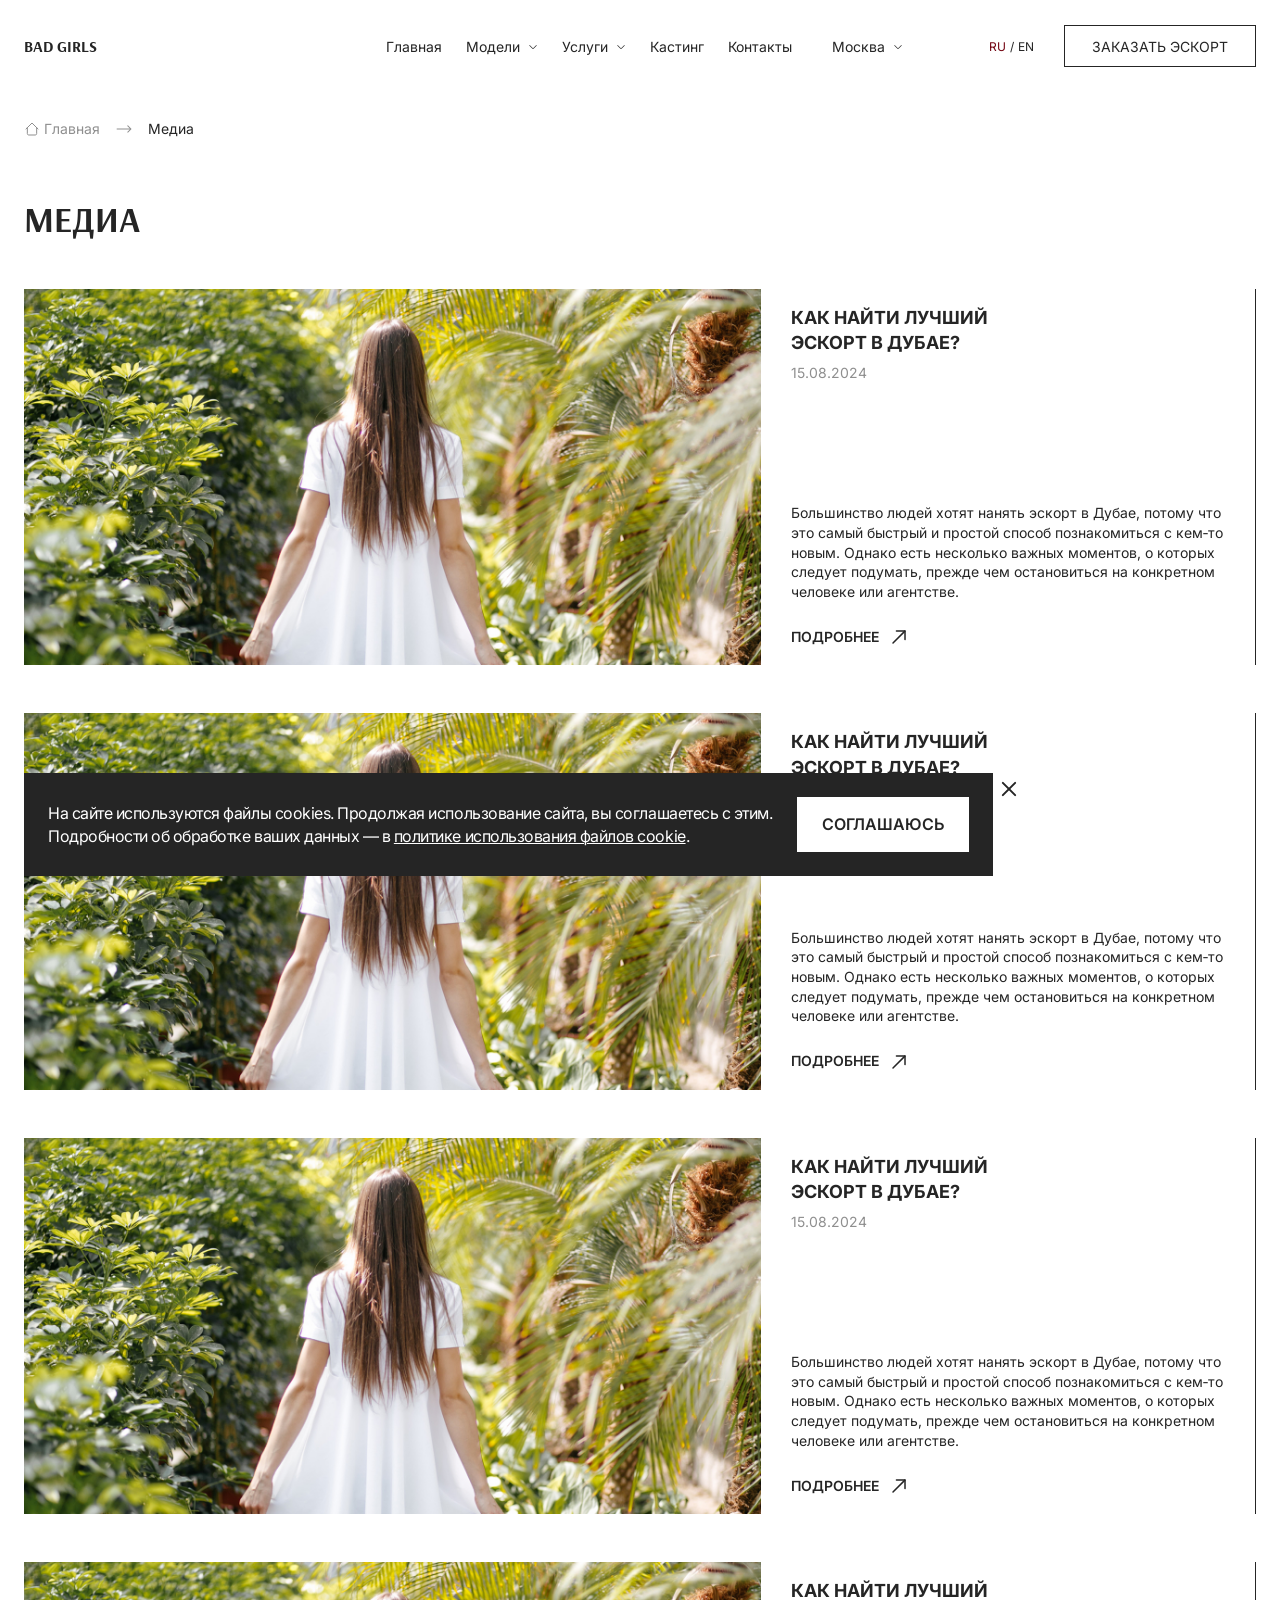
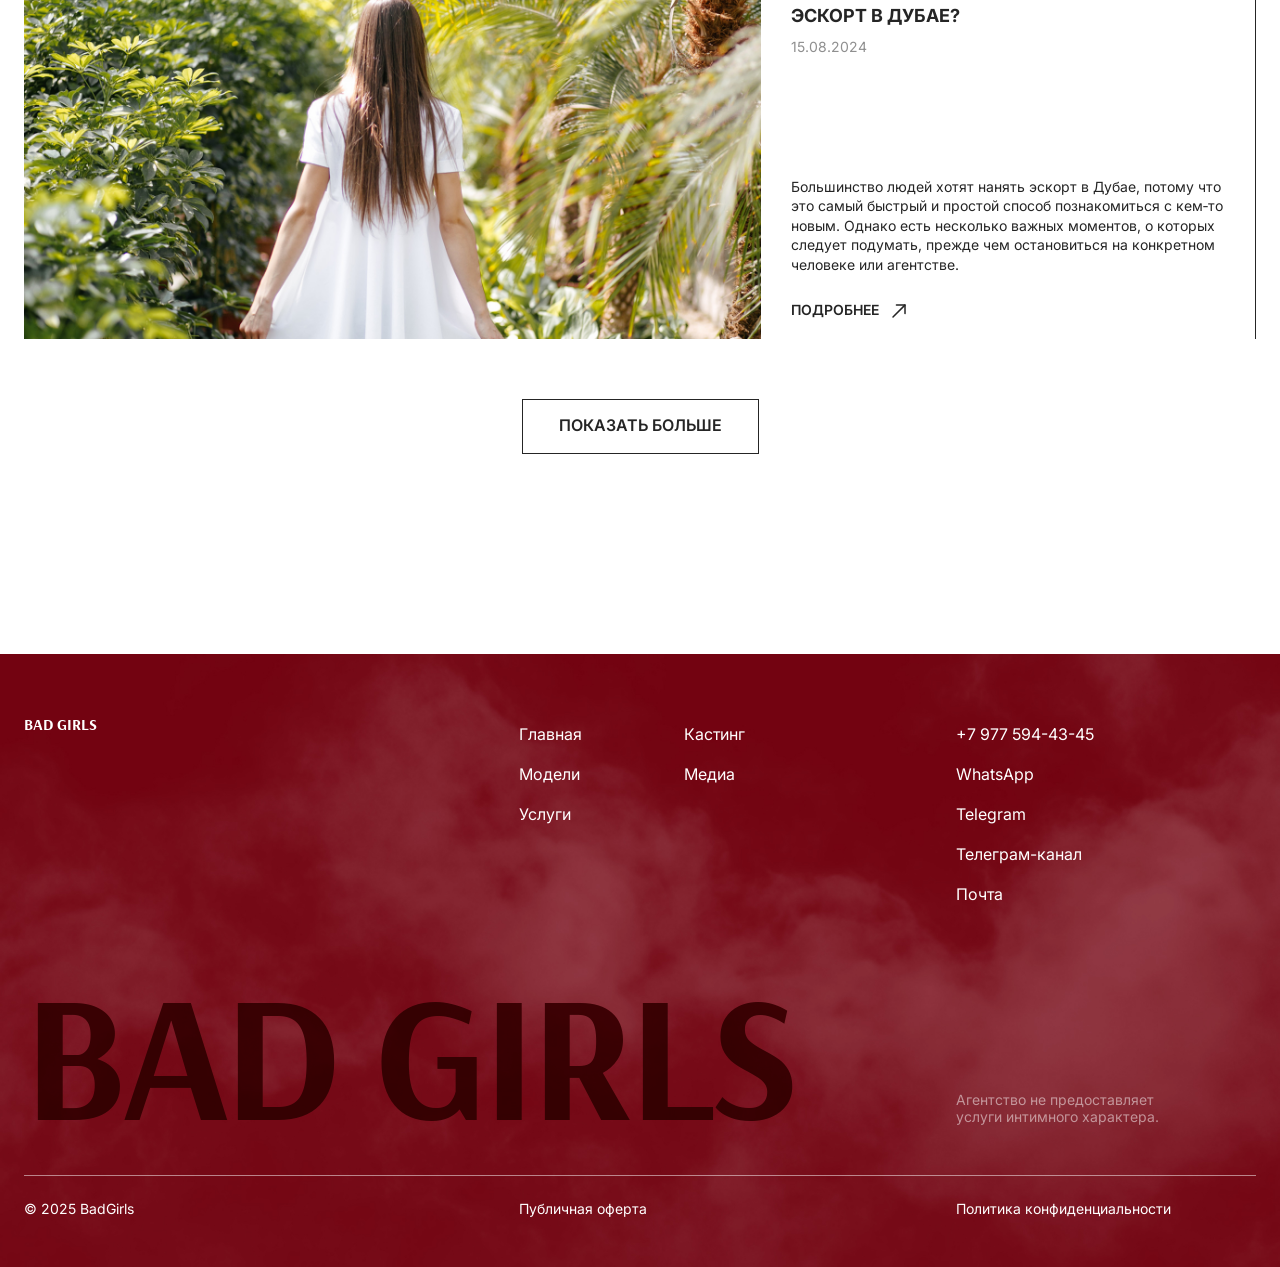
<file: articles.html>
<!DOCTYPE html>
<html lang="ru">
	<head>
		<meta http-equiv="Content-Type" content="text/html; charset=utf-8">

		<!-- Adapting the page for mobile devices -->
		<meta name="viewport" content="width=device-width, initial-scale=1, maximum-scale=1">

		<!-- Prohibition of phone number recognition -->
		<meta name="format-detection" content="telephone=no">
		<meta name="SKYPE_TOOLBAR" content ="SKYPE_TOOLBAR_PARSER_COMPATIBLE">

		<!-- Page title -->
		<title>Заголовок страницы</title>

		<!-- Meta description -->
		<meta name="description" content="">

		<!-- Meta Keywords -->
		<meta name="keywords" content="">

		<!-- Changing the color of the mobile browser panel -->
		<meta name="msapplication-TileColor" content="#252525">
		<meta name="theme-color" content="#252525">

		<!-- Connecting fonts from Google -->
		<link rel="preconnect" href="https://fonts.googleapis.com">
		<link rel="preconnect" href="https://fonts.gstatic.com" crossorigin>
		<link href="https://fonts.googleapis.com/css2?family=Arsenal:ital,wght@0,400;0,700;1,400;1,700&family=Inter:ital,opsz,wght@0,14..32,100..900;1,14..32,100..900&display=swap" rel="stylesheet">

		<!-- Connecting style files -->
		<link rel="stylesheet" href="css/swiper-bundle.min.css">
		<link rel="stylesheet" href="css/swiper.css">
		<link rel="stylesheet" href="css/fancybox.css">
		<link rel="stylesheet" href="css/styles.css">

		<link rel="stylesheet" href="css/response_1337.css" media="print, (max-width: 1337px)">
		<link rel="stylesheet" href="css/response_1279.css" media="print, (max-width: 1279px)">
		<link rel="stylesheet" href="css/response_1023.css" media="print, (max-width: 1023px)">
		<link rel="stylesheet" href="css/response_767.css" media="print, (max-width: 767px)">
		<link rel="stylesheet" href="css/response_479.css" media="(max-width: 479px)">
	</head>

	<body>
		<div class="wrap">
			<div class="main">
				<header>
					<div class="cont">
						<a href="/" class="logo">bad girls</a>

						<nav class="menu row">
							<div class="menu_item">
								<a href="/">
									<span>Главная</span>
								</a>
							</div>

							<div class="menu_item">
								<a href="/" class="sub_link">
									<span>Модели</span>
									<svg class="arr"><use xlink:href="images/sprite.svg#ic_arr_ver"></use></svg>
								</a>

								<div class="sub_menu two_cols">
									<div class="col">
										<div><a href="/">Азиатки</a></div>

										<div><a href="/">Блондинки</a></div>

										<div><a href="/">Брюнетки</a></div>

										<div><a href="/">Шатенки</a></div>

										<div><a href="/">Девушки с большой грудью</a></div>

										<div><a href="/">Девушки с маленькой грудью</a></div>

										<div><a href="/">Девушки с средней грудью</a></div>

										<div><a href="/">Девушки с татуировками</a></div>
									</div>

									<div class="col">
										<div><a href="/">Загорелые модели</a></div>

										<div><a href="/">Молодые девушки</a></div>

										<div><a href="/">Пышные девушки</a></div>

										<div><a href="/">Русые девушки</a></div>

										<div><a href="/">Рыжие модели</a></div>


										<div><a href="/">Славянки</a></div>

										<div><a href="/">Стройные девушки</a></div>

										<div><a href="/">Худые девушки</a></div>
									</div>
								</div>
							</div>

							<div class="menu_item">
								<a href="/" class="sub_link">
									<span>Услуги</span>
									<svg class="arr"><use xlink:href="images/sprite.svg#ic_arr_ver"></use></svg>
								</a>

								<div class="sub_menu">
									<div class="col">
										<div><a href="/">Романтические встречи</a></div>

										<div><a href="/">Вечеринки</a></div>

										<div><a href="/">Сопровождение в поездах</a></div>

										<div><a href="/">Сопровождение в рестораны</a></div>

										<div><a href="/">Сопровождение в музеи</a></div>

										<div><a href="/">Сопровождение в театры</a></div>

										<div><a href="/">Модели для тусовки</a></div>

										<div><a href="/">Переводчики модельной внешности</a></div>
									</div>
								</div>
							</div>

							<div class="menu_item">
								<a href="/">
									<span>Кастинг</span>
								</a>
							</div>

							<div class="menu_item">
								<a href="/">
									<span>Контакты</span>
								</a>
							</div>
						</nav>

						<div class="city modal_cont">
							<button class="current_btn mini_modal_btn" data-modal-id="#city_modal">
								<span>Москва</span>
								<svg class="arr"><use xlink:href="images/sprite.svg#ic_arr_ver"></use></svg>
							</button>

							<div class="mini_modal" id="city_modal">
								<div class="col">
									<div><a class="active">Москва</a></div>

									<div><a href="/">Санкт-Петербург</a></div>

									<div><a href="/">Сочи</a></div>

									<div><a href="/">Казань</a></div>

									<div><a href="/">Дубай</a></div>

									<div><a href="/">Лондон</a></div>

									<div><a href="/">Пхукет</a></div>

									<div><a href="/">Бали</a></div>

									<div><a href="/">Стамбул</a></div>
								</div>

								<div>
									<div><a href="/">Астана</a></div>

									<div><a href="/">Алматы</a></div>

									<div><a href="/">Монако</a></div>

									<div><a href="/">Ницца</a></div>

									<div><a href="/">Канны</a></div>

									<div><a href="/">Сантропе</a></div>

									<div><a href="/">Париж</a></div>

									<div><a href="/">Лос Анжелес</a></div>

									<div><a href="/">Нью-Йорк</a></div>
								</div>
							</div>
						</div>

						<div class="langs">
							<a class="active">RU</a>

							<div class="sep">/</div>

							<a href="/">EN</a>
						</div>

						<button class="order_btn modal_btn" data-modal="order_modal">Заказать эскорт</button>

						<button class="mob_menu_btn">
							<svg class="icon"><use xlink:href="images/sprite.svg#ic_menu"></use></svg>

							<svg class="icon"><use xlink:href="images/sprite.svg#ic_menu_close"></use></svg>
						</button>
					</div>
				</header>


				<section class="mob_menu">
					<div class="frame">
						<div class="scroll">
							<div class="menu">
								<div><a href="/">
									<span>Главная</span>
								</a></div>

								<div><a href="#" class="sub_link" data-sub-menu="1">
									<span>Модели</span>
									<svg class="icon"><use xlink:href="images/sprite.svg#ic_arr_hor"></use></svg>
								</a></div>

								<div><a href="#" class="sub_link" data-sub-menu="2">
									<span>Услуги</span>
									<svg class="icon"><use xlink:href="images/sprite.svg#ic_arr_hor"></use></svg>
								</a></div>

								<div><a href="/">
									<span>Кастинг</span>
								</a></div>

								<div><a href="/">
									<span>Контакты</span>
								</a></div>
							</div>

							<div class="langs">
								<a class="active">RU</a>

								<div class="sep">/</div>

								<a href="/">EN</a>
							</div>

							<button class="order_btn modal_btn" data-modal="order_modal">Заказать эскорт</button>
						</div>
					</div>

					<div class="frame sub_menu sub_menu1">
						<div class="scroll">
							<div class="back">
								<button class="btn">
									<svg class="icon"><use xlink:href="images/sprite.svg#ic_arr_hor"></use></svg>
									<span>Модели</span>
								</button>
							</div>

							<div class="items">
								<div><a href="/">Азиатки</a></div>

								<div><a href="/">Блондинки</a></div>

								<div><a href="/">Брюнетки</a></div>

								<div><a href="/">Шатенки</a></div>

								<div><a href="/">Девушки с большой грудью</a></div>

								<div><a href="/">Девушки с маленькой грудью</a></div>

								<div><a href="/">Девушки с средней грудью</a></div>

								<div><a href="/">Девушки с татуировками</a></div>

								<div><a href="/">Загорелые модели</a></div>

								<div><a href="/">Молодые девушки</a></div>

								<div><a href="/">Пышные девушки</a></div>

								<div><a href="/">Русые девушки</a></div>

								<div><a href="/">Девушки с большой грудью</a></div>
							</div>
						</div>
					</div>
				</section>


				<section class="page_head">
					<div class="cont">
						<div class="breadcrumbs">
							<a href="/">
								<svg class="icon"><use xlink:href="images/sprite.svg#ic_home"></use></svg>
								<span>Главная</span>
							</a>

							<svg class="sep"><use xlink:href="images/sprite.svg#ic_arrow_hor"></use></svg>

							<span class="current">Медиа</span>
						</div>

						<h1 class="page_title">Медиа</h1>
					</div>
				</section>


				<section class="articles block">
					<div class="cont">
						<div class="list">
							<div class="article">
								<a href="/" class="image">
									<picture class="thumb">
										<img src="images/tmp/article_thumb.jpg" alt="" loading="lazy" class="cover">
									</picture>
								</a>

								<div class="info">
									<div class="name">
										<a href="/">Как найти лучший эскорт в Дубае?</a>
									</div>

									<div class="date">15.08.2024</div>

									<div class="desc">Большинство людей хотят нанять эскорт в Дубае, потому что это самый быстрый и простой способ познакомиться с кем‑то новым. Однако есть несколько важных моментов, о которых следует подумать, прежде чем остановиться на конкретном человеке или агентстве.</div>

									<div class="link">
										<a href="/">
											<span>Подробнее</span>
											<svg class="icon"><use xlink:href="images/sprite.svg#ic_arrow_link"></use></svg>
										</a>
									</div>
								</div>
							</div>

							<div class="article">
								<a href="/" class="image">
									<picture class="thumb">
										<img src="images/tmp/article_thumb.jpg" alt="" loading="lazy" class="cover">
									</picture>
								</a>

								<div class="info">
									<div class="name">
										<a href="/">Как найти лучший эскорт в Дубае?</a>
									</div>

									<div class="date">15.08.2024</div>

									<div class="desc">Большинство людей хотят нанять эскорт в Дубае, потому что это самый быстрый и простой способ познакомиться с кем‑то новым. Однако есть несколько важных моментов, о которых следует подумать, прежде чем остановиться на конкретном человеке или агентстве.</div>

									<div class="link">
										<a href="/">
											<span>Подробнее</span>
											<svg class="icon"><use xlink:href="images/sprite.svg#ic_arrow_link"></use></svg>
										</a>
									</div>
								</div>
							</div>

							<div class="article">
								<a href="/" class="image">
									<picture class="thumb">
										<img src="images/tmp/article_thumb.jpg" alt="" loading="lazy" class="cover">
									</picture>
								</a>

								<div class="info">
									<div class="name">
										<a href="/">Как найти лучший эскорт в Дубае?</a>
									</div>

									<div class="date">15.08.2024</div>

									<div class="desc">Большинство людей хотят нанять эскорт в Дубае, потому что это самый быстрый и простой способ познакомиться с кем‑то новым. Однако есть несколько важных моментов, о которых следует подумать, прежде чем остановиться на конкретном человеке или агентстве.</div>

									<div class="link">
										<a href="/">
											<span>Подробнее</span>
											<svg class="icon"><use xlink:href="images/sprite.svg#ic_arrow_link"></use></svg>
										</a>
									</div>
								</div>
							</div>

							<div class="article">
								<a href="/" class="image">
									<picture class="thumb">
										<img src="images/tmp/article_thumb.jpg" alt="" loading="lazy" class="cover">
									</picture>
								</a>

								<div class="info">
									<div class="name">
										<a href="/">Как найти лучший эскорт в Дубае?</a>
									</div>

									<div class="date">15.08.2024</div>

									<div class="desc">Большинство людей хотят нанять эскорт в Дубае, потому что это самый быстрый и простой способ познакомиться с кем‑то новым. Однако есть несколько важных моментов, о которых следует подумать, прежде чем остановиться на конкретном человеке или агентстве.</div>

									<div class="link">
										<a href="/">
											<span>Подробнее</span>
											<svg class="icon"><use xlink:href="images/sprite.svg#ic_arrow_link"></use></svg>
										</a>
									</div>
								</div>
							</div>
						</div>

						<div class="more_btn">
							<button class="btn">Показать больше</button>
						</div>
					</div>
				</section>
			</div>


			<footer>
				<div class="cont">
					<div class="row">
						<a href="/" class="logo">bad girls</a>

						<div class="menu">
							<div>
								<div><a href="/">Главная</a></div>

								<div><a href="/">Модели</a></div>

								<div><a href="/">Услуги</a></div>
							</div>

							<div>
								<div><a href="/">Кастинг</a></div>

								<div><a href="/">Медиа</a></div>
							</div>
						</div>

						<div class="contacts">
							<div><a href="tel:+7 977 594-43-45">+7 977 594-43-45</a></div>

							<div><a href="/">WhatsApp</a></div>

							<div><a href="/">Telegram</a></div>

							<div><a href="/">Телеграм-канал</a></div>

							<div><a href="mailto:">Почта</a></div>
						</div>
					</div>

					<div class="row">
						<div class="name">bad girls</div>

						<div class="desc">Агентство не предоставляет услуги интимного характера.</div>
					</div>

					<div class="bottom">
						<div class="copyright">&copy; 2025 BadGirls</div>

						<div class="public_offer_link">
							<a href="/">Публичная оферта</a>
						</div>

						<div class="privacy_policy_link">
							<a href="/">Политика конфиденциальности</a>
						</div>
					</div>
				</div>

				<picture class="bg">
					<img src="images/bg_footer.jpg" alt="" loading="lazy" class="cover">
				</picture>
			</footer>
		</div>


		<section class="cookie_modal">
			<button class="close_btn">
				<svg class="icon"><use xlink:href="images/sprite.svg#ic_close"></use></svg>
			</button>

			<div class="desc">На сайте используются файлы cookies. Продолжая использование сайта, вы соглашаетесь с этим. Подробности об обработке ваших данных — в <a href="/" target="_blank">политике использования файлов cookie</a>.</div>

			<button class="btn">Соглашаюсь</button>
		</section>


		<section class="modal" id="order_modal">
			<div class="modal_title">Заказать эскорт</div>

			<div class="steps">
				<div class="step">
					<div class="name">Уточните свои предпочтения</div>

					<div class="desc">Выберите услугу, которая вам подходит, и наш менеджер поможет подобрать оптимальную модель с учётом ваших пожеланий. Для новых клиентов подбор осуществляется на условиях предоплаты.</div>
				</div>

				<div class="step">
					<div class="name">Испытайте приятные эмоции</div>

					<div class="desc">После согласования всех деталей мы организуем встречу с девушкой в удобное для вас время.</div>
				</div>
			</div>

			<div class="links">
				<a href="/" target="_blank" rel="noopener nofollow">Перейти в telegram</a>

				<a href="/" target="_blank" rel="noopener nofollow">Перейти в whatsapp</a>
			</div>
		</section>


		<!-- Connecting javascript files -->
		<script src="js/jquery-3.7.1.min.js"></script>
		<script src="js/functions.js"></script>
		<script src="js/swiper-bundle.min.js"></script>
		<script src="js/fancybox.js"></script>
		<script src="js/imask.js"></script>
		<script src="js/scripts.js"></script>
	</body>
</html>
</file>
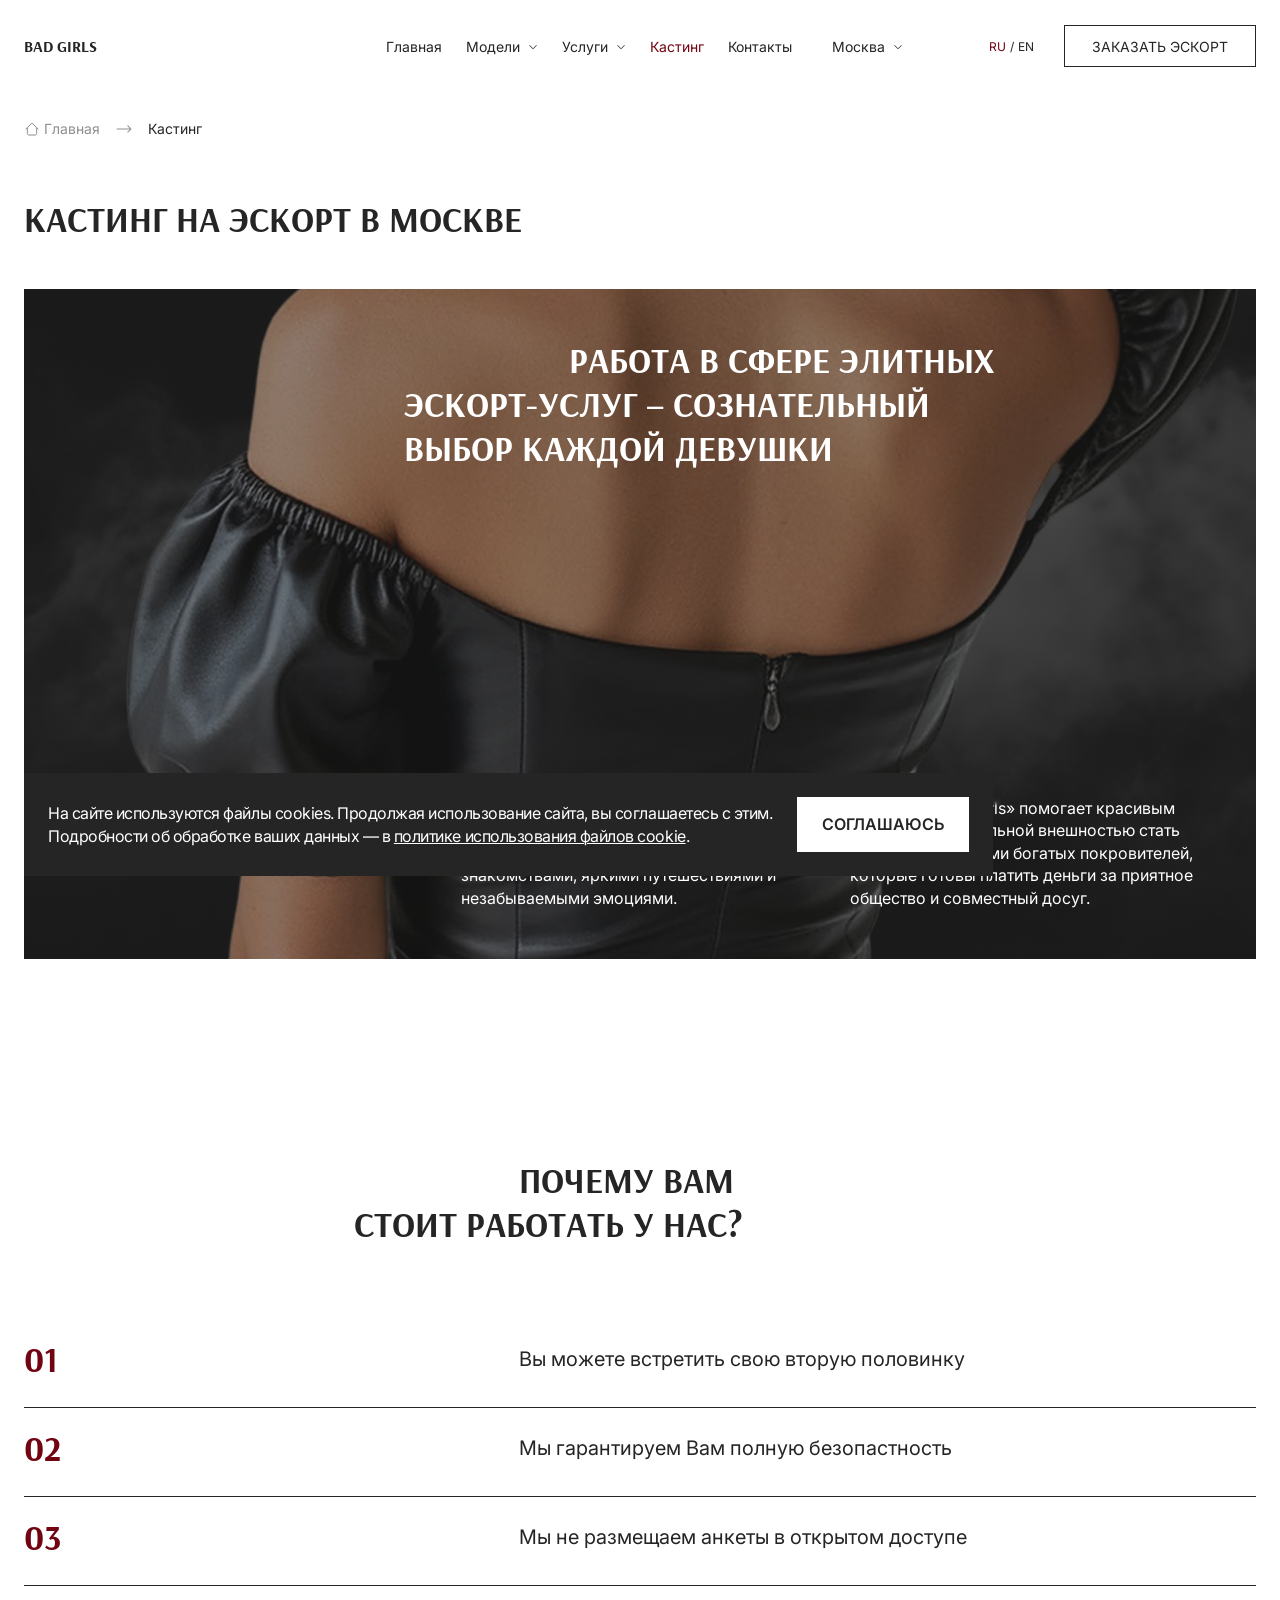
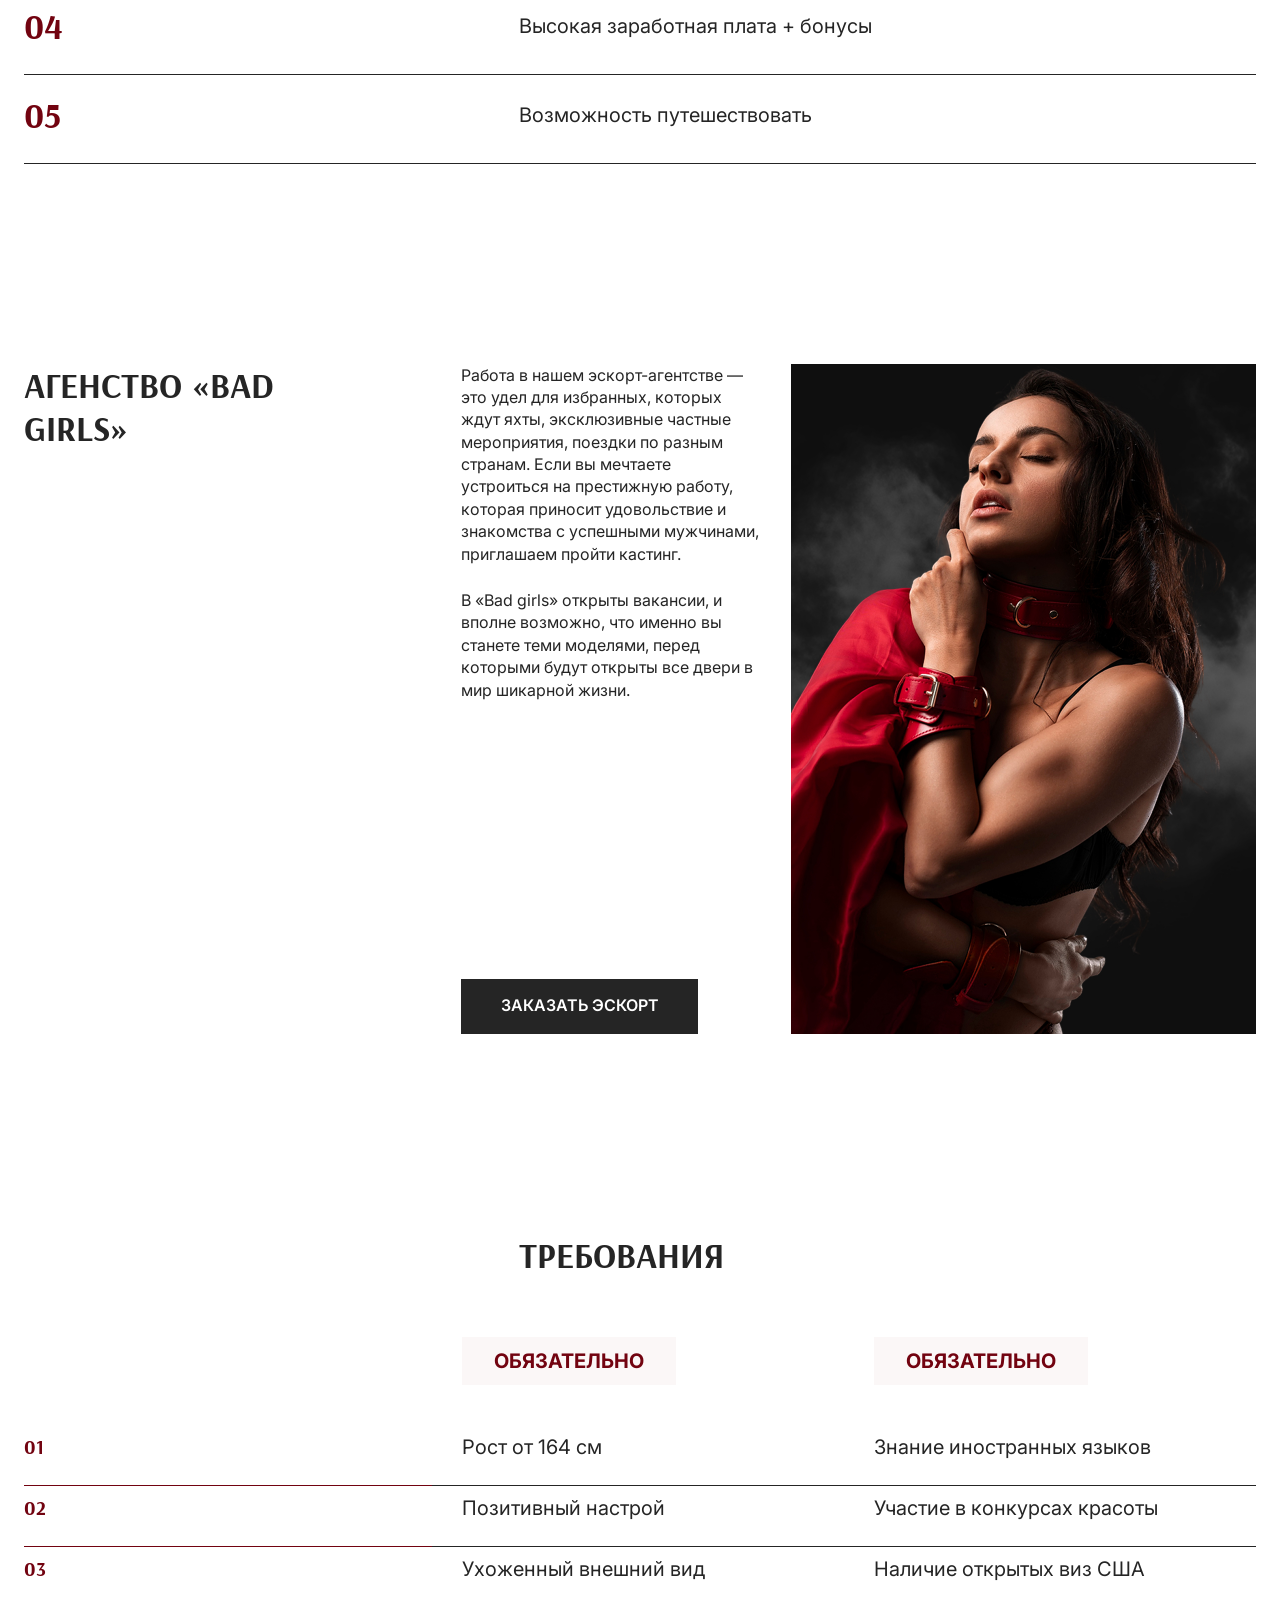
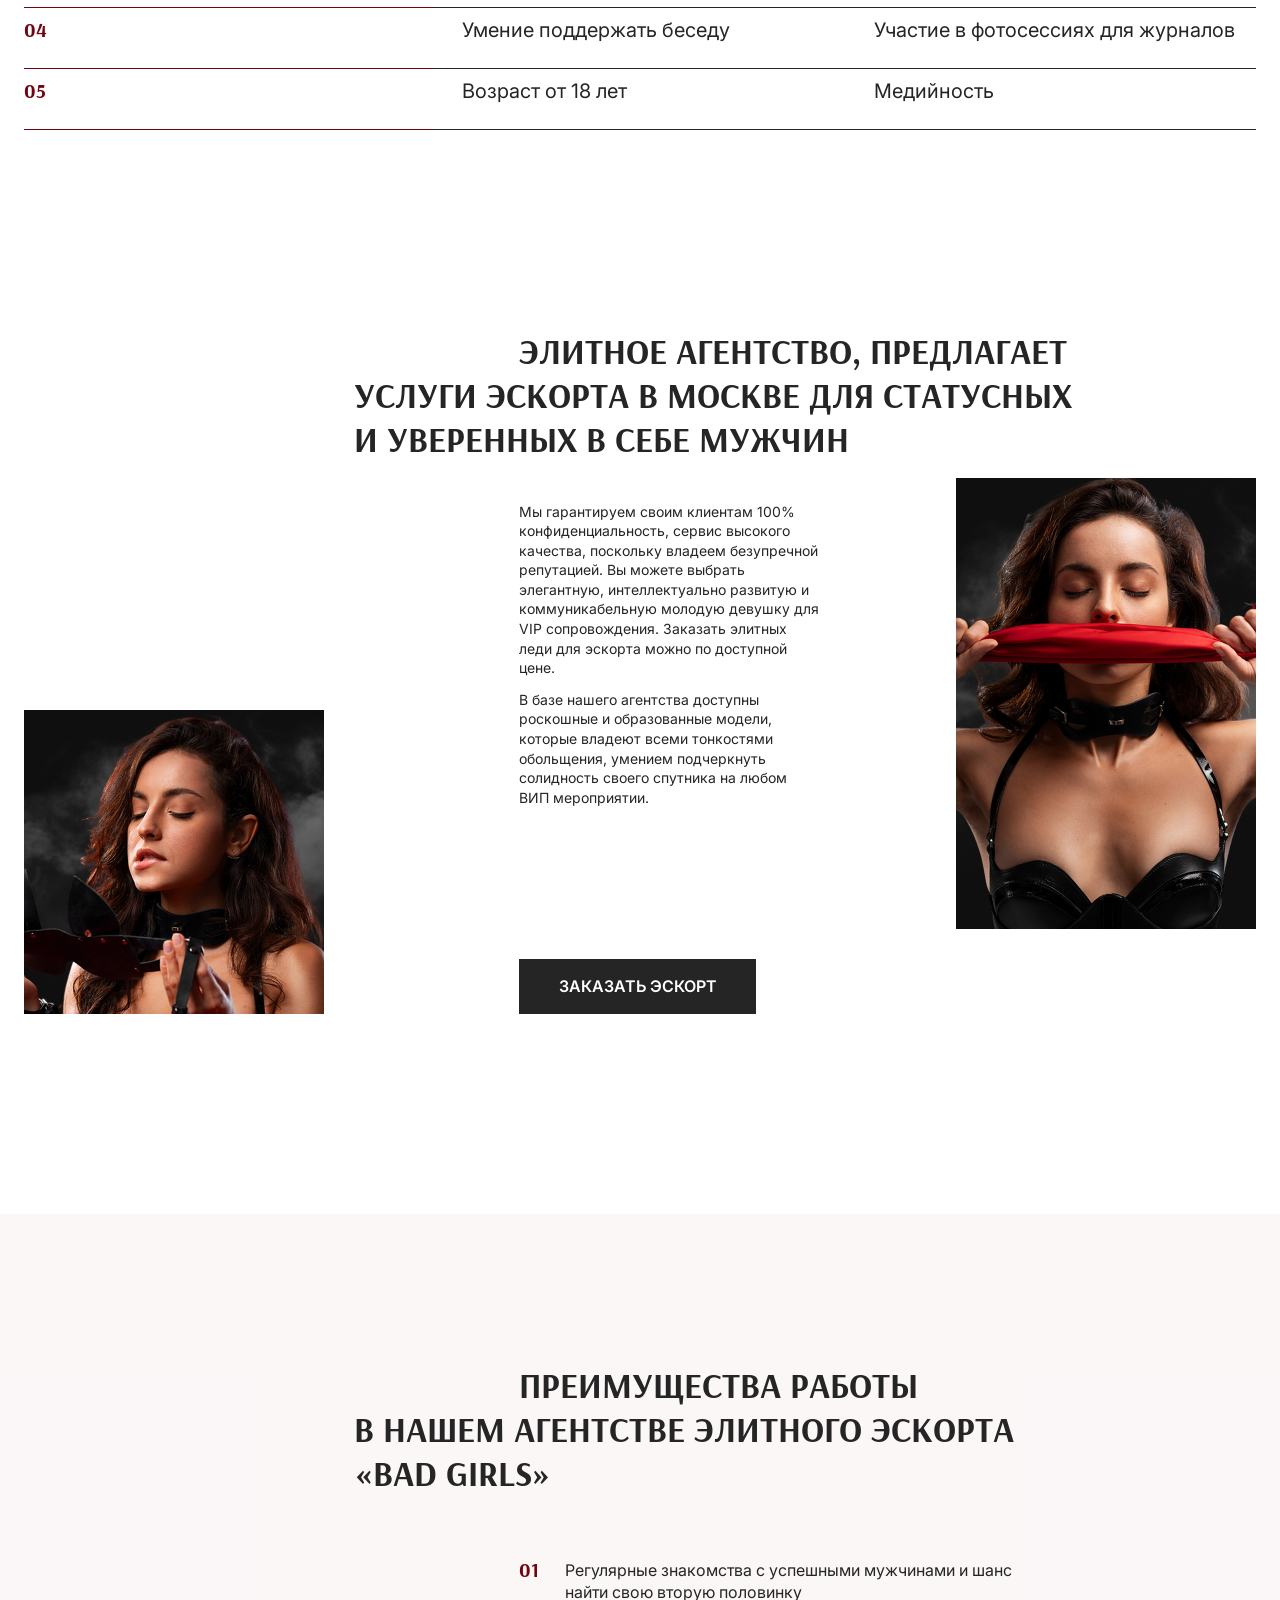
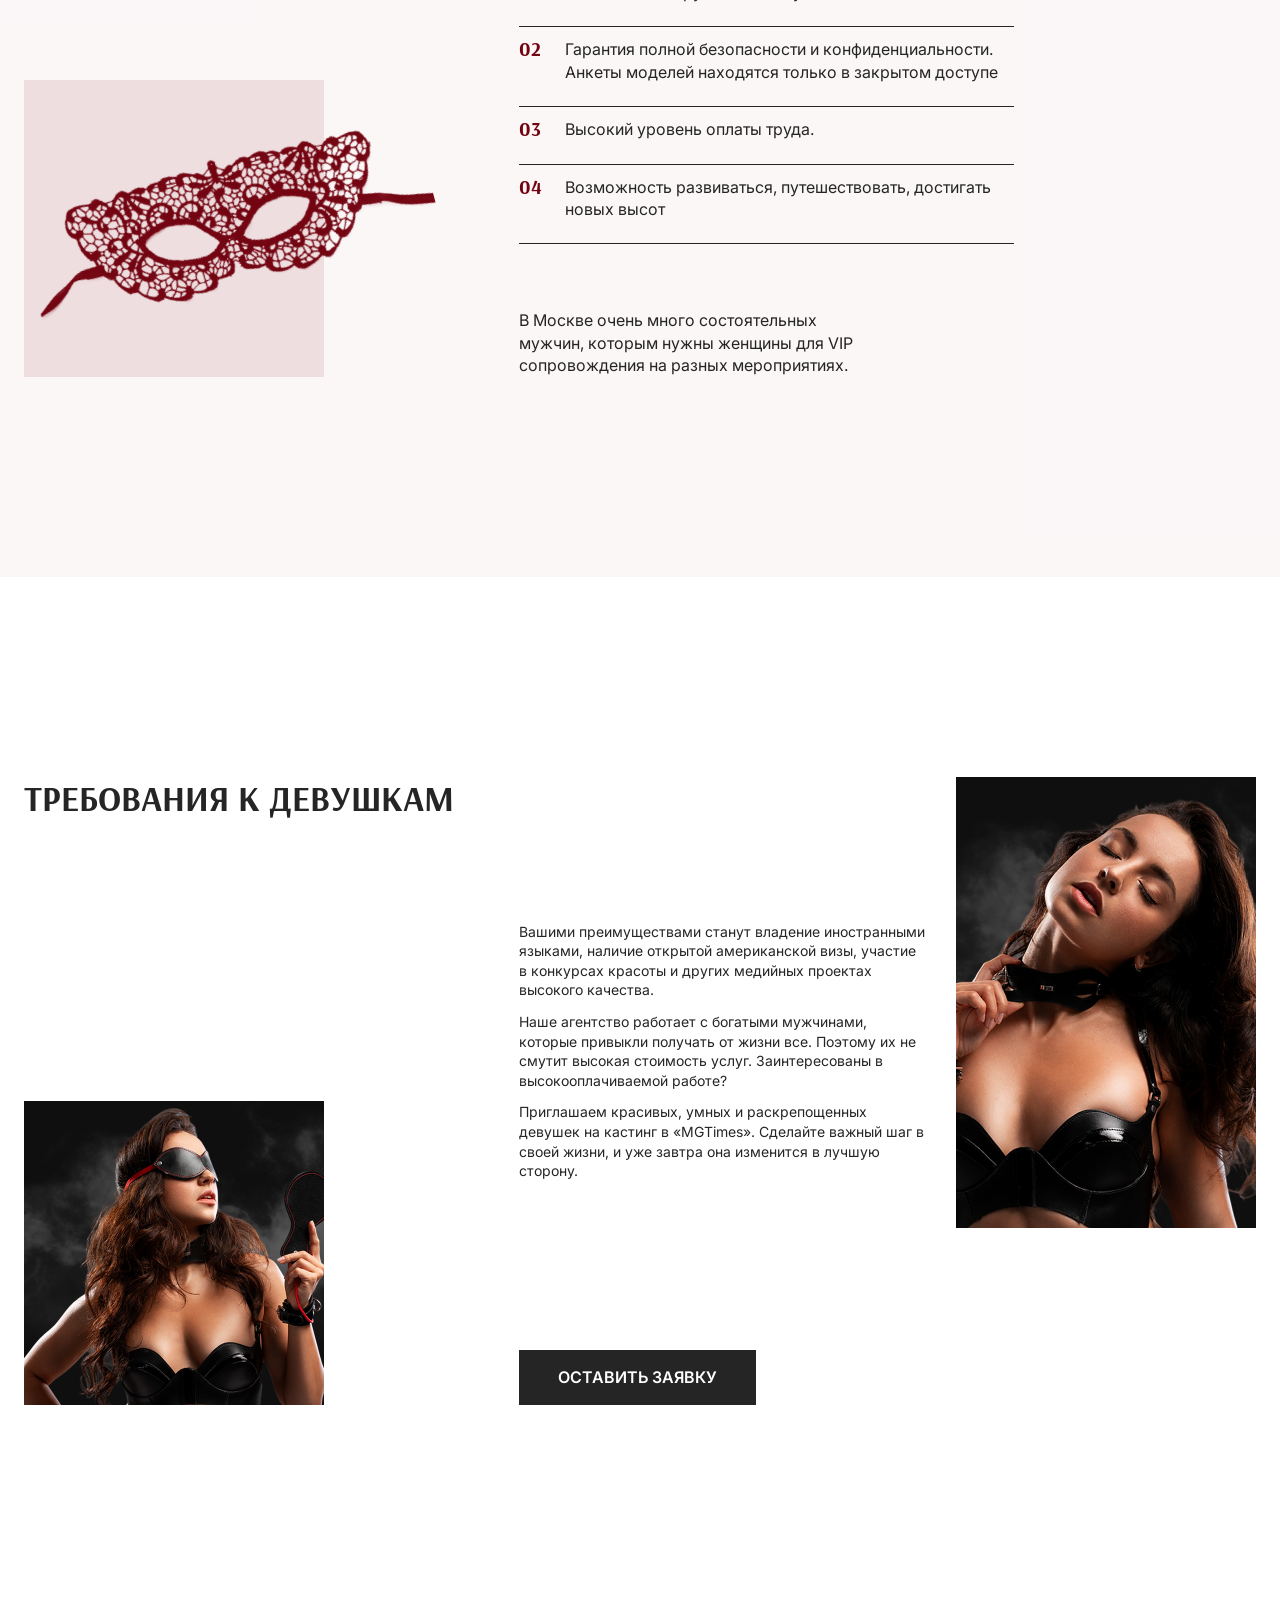
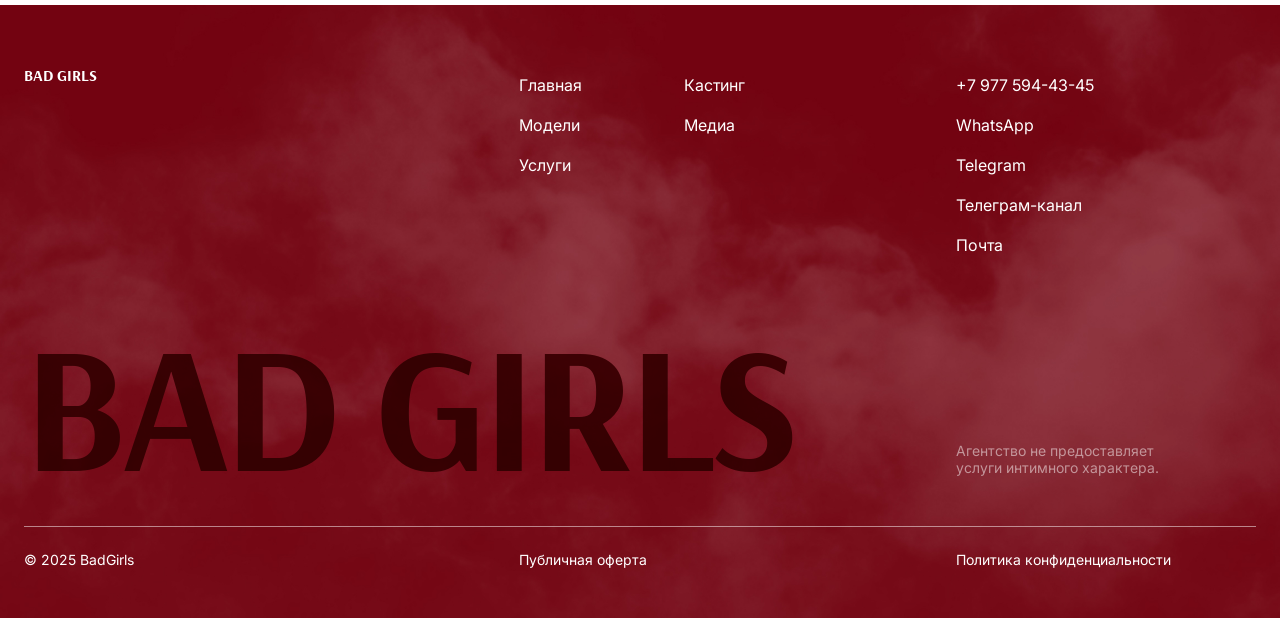
<file: casting.html>
<!DOCTYPE html>
<html lang="ru">
	<head>
		<meta http-equiv="Content-Type" content="text/html; charset=utf-8">

		<!-- Adapting the page for mobile devices -->
		<meta name="viewport" content="width=device-width, initial-scale=1, maximum-scale=1">

		<!-- Prohibition of phone number recognition -->
		<meta name="format-detection" content="telephone=no">
		<meta name="SKYPE_TOOLBAR" content ="SKYPE_TOOLBAR_PARSER_COMPATIBLE">

		<!-- Page title -->
		<title>Заголовок страницы</title>

		<!-- Meta description -->
		<meta name="description" content="">

		<!-- Meta Keywords -->
		<meta name="keywords" content="">

		<!-- Changing the color of the mobile browser panel -->
		<meta name="msapplication-TileColor" content="#252525">
		<meta name="theme-color" content="#252525">

		<!-- Connecting fonts from Google -->
		<link rel="preconnect" href="https://fonts.googleapis.com">
		<link rel="preconnect" href="https://fonts.gstatic.com" crossorigin>
		<link href="https://fonts.googleapis.com/css2?family=Arsenal:ital,wght@0,400;0,700;1,400;1,700&family=Inter:ital,opsz,wght@0,14..32,100..900;1,14..32,100..900&display=swap" rel="stylesheet">

		<!-- Connecting style files -->
		<link rel="stylesheet" href="css/swiper-bundle.min.css">
		<link rel="stylesheet" href="css/swiper.css">
		<link rel="stylesheet" href="css/fancybox.css">
		<link rel="stylesheet" href="css/styles.css">

		<link rel="stylesheet" href="css/response_1337.css" media="print, (max-width: 1337px)">
		<link rel="stylesheet" href="css/response_1279.css" media="print, (max-width: 1279px)">
		<link rel="stylesheet" href="css/response_1023.css" media="print, (max-width: 1023px)">
		<link rel="stylesheet" href="css/response_767.css" media="print, (max-width: 767px)">
		<link rel="stylesheet" href="css/response_479.css" media="(max-width: 479px)">
	</head>

	<body>
		<div class="wrap">
			<div class="main">
				<header>
					<div class="cont">
						<a href="/" class="logo">bad girls</a>

						<nav class="menu row">
							<div class="menu_item">
								<a href="/">
									<span>Главная</span>
								</a>
							</div>

							<div class="menu_item">
								<a href="/" class="sub_link">
									<span>Модели</span>
									<svg class="arr"><use xlink:href="images/sprite.svg#ic_arr_ver"></use></svg>
								</a>

								<div class="sub_menu two_cols">
									<div class="col">
										<div><a href="/">Азиатки</a></div>

										<div><a href="/">Блондинки</a></div>

										<div><a href="/">Брюнетки</a></div>

										<div><a href="/">Шатенки</a></div>

										<div><a href="/">Девушки с большой грудью</a></div>

										<div><a href="/">Девушки с маленькой грудью</a></div>

										<div><a href="/">Девушки с средней грудью</a></div>

										<div><a href="/">Девушки с татуировками</a></div>
									</div>

									<div class="col">
										<div><a href="/">Загорелые модели</a></div>

										<div><a href="/">Молодые девушки</a></div>

										<div><a href="/">Пышные девушки</a></div>

										<div><a href="/">Русые девушки</a></div>

										<div><a href="/">Рыжие модели</a></div>


										<div><a href="/">Славянки</a></div>

										<div><a href="/">Стройные девушки</a></div>

										<div><a href="/">Худые девушки</a></div>
									</div>
								</div>
							</div>

							<div class="menu_item">
								<a href="/" class="sub_link">
									<span>Услуги</span>
									<svg class="arr"><use xlink:href="images/sprite.svg#ic_arr_ver"></use></svg>
								</a>

								<div class="sub_menu">
									<div class="col">
										<div><a href="/">Романтические встречи</a></div>

										<div><a href="/">Вечеринки</a></div>

										<div><a href="/">Сопровождение в поездах</a></div>

										<div><a href="/">Сопровождение в рестораны</a></div>

										<div><a href="/">Сопровождение в музеи</a></div>

										<div><a href="/">Сопровождение в театры</a></div>

										<div><a href="/">Модели для тусовки</a></div>

										<div><a href="/">Переводчики модельной внешности</a></div>
									</div>
								</div>
							</div>

							<div class="menu_item">
								<a class="active">
									<span>Кастинг</span>
								</a>
							</div>

							<div class="menu_item">
								<a href="/">
									<span>Контакты</span>
								</a>
							</div>
						</nav>

						<div class="city modal_cont">
							<button class="current_btn mini_modal_btn" data-modal-id="#city_modal">
								<span>Москва</span>
								<svg class="arr"><use xlink:href="images/sprite.svg#ic_arr_ver"></use></svg>
							</button>

							<div class="mini_modal" id="city_modal">
								<div class="col">
									<div><a class="active">Москва</a></div>

									<div><a href="/">Санкт-Петербург</a></div>

									<div><a href="/">Сочи</a></div>

									<div><a href="/">Казань</a></div>

									<div><a href="/">Дубай</a></div>

									<div><a href="/">Лондон</a></div>

									<div><a href="/">Пхукет</a></div>

									<div><a href="/">Бали</a></div>

									<div><a href="/">Стамбул</a></div>
								</div>

								<div>
									<div><a href="/">Астана</a></div>

									<div><a href="/">Алматы</a></div>

									<div><a href="/">Монако</a></div>

									<div><a href="/">Ницца</a></div>

									<div><a href="/">Канны</a></div>

									<div><a href="/">Сантропе</a></div>

									<div><a href="/">Париж</a></div>

									<div><a href="/">Лос Анжелес</a></div>

									<div><a href="/">Нью-Йорк</a></div>
								</div>
							</div>
						</div>

						<div class="langs">
							<a class="active">RU</a>

							<div class="sep">/</div>

							<a href="/">EN</a>
						</div>

						<button class="order_btn modal_btn" data-modal="order_modal">Заказать эскорт</button>

						<button class="mob_menu_btn">
							<svg class="icon"><use xlink:href="images/sprite.svg#ic_menu"></use></svg>

							<svg class="icon"><use xlink:href="images/sprite.svg#ic_menu_close"></use></svg>
						</button>
					</div>
				</header>


				<section class="mob_menu">
					<div class="frame">
						<div class="scroll">
							<div class="menu">
								<div><a href="/">
									<span>Главная</span>
								</a></div>

								<div><a href="#" class="sub_link" data-sub-menu="1">
									<span>Модели</span>
									<svg class="icon"><use xlink:href="images/sprite.svg#ic_arr_hor"></use></svg>
								</a></div>

								<div><a href="#" class="sub_link" data-sub-menu="2">
									<span>Услуги</span>
									<svg class="icon"><use xlink:href="images/sprite.svg#ic_arr_hor"></use></svg>
								</a></div>

								<div><a href="/">
									<span>Кастинг</span>
								</a></div>

								<div><a href="/">
									<span>Контакты</span>
								</a></div>
							</div>

							<div class="langs">
								<a class="active">RU</a>

								<div class="sep">/</div>

								<a href="/">EN</a>
							</div>

							<button class="order_btn modal_btn" data-modal="order_modal">Заказать эскорт</button>
						</div>
					</div>

					<div class="frame sub_menu sub_menu1">
						<div class="scroll">
							<div class="back">
								<button class="btn">
									<svg class="icon"><use xlink:href="images/sprite.svg#ic_arr_hor"></use></svg>
									<span>Модели</span>
								</button>
							</div>

							<div class="items">
								<div><a href="/">Азиатки</a></div>

								<div><a href="/">Блондинки</a></div>

								<div><a href="/">Брюнетки</a></div>

								<div><a href="/">Шатенки</a></div>

								<div><a href="/">Девушки с большой грудью</a></div>

								<div><a href="/">Девушки с маленькой грудью</a></div>

								<div><a href="/">Девушки с средней грудью</a></div>

								<div><a href="/">Девушки с татуировками</a></div>

								<div><a href="/">Загорелые модели</a></div>

								<div><a href="/">Молодые девушки</a></div>

								<div><a href="/">Пышные девушки</a></div>

								<div><a href="/">Русые девушки</a></div>

								<div><a href="/">Девушки с большой грудью</a></div>
							</div>
						</div>
					</div>
				</section>


				<section class="page_head">
					<div class="cont">
						<div class="breadcrumbs">
							<a href="/">
								<svg class="icon"><use xlink:href="images/sprite.svg#ic_home"></use></svg>
								<span>Главная</span>
							</a>

							<svg class="sep"><use xlink:href="images/sprite.svg#ic_arrow_hor"></use></svg>

							<span class="current">Кастинг</span>
						</div>

						<h1 class="page_title">Кастинг на эскорт в Москве</h1>
					</div>
				</section>


				<section class="casting_info block">
					<div class="cont">
						<div class="data">
							<div class="block_head">
								<div class="title"><span>Работа в сфере элитных</span> эскорт-услуг – сознательный выбор каждой девушки</div>
							</div>

							<div class="desc">
								<p>Сегодня это возможность получить высокооплачиваемую работу, начать новую жизнь, наполнить её крутыми знакомствами, яркими путешествиями и незабываемыми эмоциями.</p>

								<p>Агентство «Bad girls» помогает красивым девушкам с модельной внешностью стать настоящими музами богатых покровителей, которые готовы платить деньги за приятное общество и совместный досуг.</p>
							</div>

							<picture class="bg">
								<img src="images/tmp/bg_casting_info.jpg" alt="" loading="lazy" class="cover">
							</picture>
						</div>
					</div>
				</section>


				<section class="casing_why block">
					<div class="cont">
						<div class="block_head">
							<div class="title"><span>Почему вам</span> стоит работать у нас?</div>
						</div>

						<div class="items">
							<div class="item">Вы можете встретить свою вторую половинку</div>
							<div class="item">Мы гарантируем Вам полную безопастность</div>
							<div class="item">Мы не размещаeм анкеты в открытом доступе</div>
							<div class="item">Высокая заработная плата + бонусы</div>
							<div class="item">Возможность путешествовать</div>
						</div>
					</div>
				</section>


				<section class="about_info block">
					<div class="cont">
						<div class="block_head">
							<div class="title">агенство «bad girls»</div>
						</div>

						<div class="data">
							<div class="text_block">
								<p>Работа в нашем эскорт-агентстве — это удел для избранных, которых ждут яхты, эксклюзивные частные мероприятия, поездки по разным странам. Если вы мечтаете устроиться на престижную работу, которая приносит удовольствие и знакомства с успешными мужчинами, приглашаем пройти кастинг.</p>

								<p>В «Bad girls» открыты вакансии, и вполне возможно, что именно вы станете теми моделями, перед которыми будут открыты все двери в мир шикарной жизни.</p>
							</div>

							<button class="order_btn">Заказать эскорт</button>
						</div>

						<picture class="image">
							<img src="images/tmp/about_info_img.jpg" alt="" loading="lazy">
						</picture>
					</div>
				</section>


				<section class="casting_requirements block">
					<div class="cont">
						<div class="block_head">
							<div class="title"><span>Требования</span></div>
						</div>

						<div class="row">
							<div class="numbers">
								<div></div>
								<div></div>
								<div></div>
								<div></div>
								<div></div>
							</div>

							<div class="necessarily">
								<div class="title">Обязательно</div>

								<div class="items">
									<div>Рост от 164 см</div>
									<div>Позитивный настрой</div>
									<div>Ухоженный внешний вид</div>
									<div>Умение поддержать беседу</div>
									<div>Возраст от 18 лет</div>
								</div>
							</div>

							<div class="pluses">
								<div class="title">Обязательно</div>

								<div class="items">
									<div>Знание иностранных языков</div>
									<div>Участие в конкурсах красоты</div>
									<div>Наличие открытых виз США</div>
									<div>Участие в фотосессиях для журналов</div>
									<div>Медийность</div>
								</div>
							</div>
						</div>
					</div>
				</section>


				<section class="for_men block">
					<div class="cont">
						<div class="block_head">
							<div class="title"><span>Элитное агентство, предлагает</span> услуги эскорта в Москве для статусных и уверенных в себе мужчин</div>
						</div>

						<div class="row">
							<picture class="image">
								<img src="images/tmp/for_men_img.jpg" alt="" loading="lazy">
							</picture>

							<div class="info">
								<div class="text_block">
									<p>Мы гарантируем своим клиентам 100% конфиденциальность, сервис высокого качества, поскольку владеем безупречной репутацией. Вы можете выбрать элегантную, интеллектуально развитую и коммуникабельную молодую девушку для VIP сопровождения. Заказать элитных леди для эскорта можно по доступной цене.</p>

									<p>В базе нашего агентства доступны роскошные и образованные модели, которые владеют всеми тонкостями обольщения, умением подчеркнуть солидность своего спутника на любом ВИП мероприятии.</p>
								</div>

								<button class="order_btn">Заказать эскорт</button>
							</div>

							<picture class="image2">
								<img src="images/tmp/for_men_img2.jpg" alt="" loading="lazy">
							</picture>
						</div>
					</div>
				</section>


				<section class="advantages block bg_block">
					<div class="cont">
						<div class="data_wrap">
							<picture class="image">
								<img src="images/peculiarities_img.png" alt="" loading="lazy">
							</picture>

							<div class="data">
								<div class="block_head">
									<div class="title"><span>Преимущества работы</span> в нашем агентстве элитного эскорта «bad girls»</div>
								</div>

								<div class="items primary">
									<div class="item">Регулярные знакомства с успешными мужчинами и шанс найти свою вторую половинку</div>

									<div class="item">Гарантия полной безопасности и конфиденциальности. Анкеты моделей находятся только в закрытом доступе</div>

									<div class="item">Высокий уровень оплаты труда.</div>

									<div class="item">Возможность развиваться, путешествовать, достигать новых высот</div>
								</div>

								<div class="text_block">
									<p>В Москве очень много состоятельных мужчин, которым нужны женщины для VIP сопровождения на разных мероприятиях.</p>
								</div>
							</div>
						</div>
					</div>
				</section>


				<section class="casting_action block">
					<div class="cont">
						<div class="block_head">
							<div class="title">Требования к девушкам</div>
						</div>

						<div class="row">
							<picture class="image">
								<img src="images/tmp/casting_action_img.jpg" alt="" loading="lazy">
							</picture>

							<div class="info">
								<div class="text_block">
									<p>Вашими преимуществами станут владение иностранными языками, наличие открытой американской визы, участие в конкурсах красоты и других медийных проектах высокого качества.</p>

									<p>Наше агентство работает с богатыми мужчинами, которые привыкли получать от жизни все. Поэтому их не смутит высокая стоимость услуг. Заинтересованы в высокооплачиваемой работе?</p>

									<p>Приглашаем красивых, умных и раскрепощенных девушек на кастинг в «MGTimes». Сделайте важный шаг в своей жизни, и уже завтра она изменится в лучшую сторону.</p>
								</div>

								<button class="order_btn">оставить заявку</button>
							</div>

							<picture class="image2">
								<img src="images/tmp/casting_action_img2.jpg" alt="" loading="lazy">
							</picture>
						</div>
					</div>
				</section>
			</div>


			<footer>
				<div class="cont">
					<div class="row">
						<a href="/" class="logo">bad girls</a>

						<div class="menu">
							<div>
								<div><a href="/">Главная</a></div>

								<div><a href="/">Модели</a></div>

								<div><a href="/">Услуги</a></div>
							</div>

							<div>
								<div><a href="/">Кастинг</a></div>

								<div><a href="/">Медиа</a></div>
							</div>
						</div>

						<div class="contacts">
							<div><a href="tel:+7 977 594-43-45">+7 977 594-43-45</a></div>

							<div><a href="/">WhatsApp</a></div>

							<div><a href="/">Telegram</a></div>

							<div><a href="/">Телеграм-канал</a></div>

							<div><a href="mailto:">Почта</a></div>
						</div>
					</div>

					<div class="row">
						<div class="name">bad girls</div>

						<div class="desc">Агентство не предоставляет услуги интимного характера.</div>
					</div>

					<div class="bottom">
						<div class="copyright">&copy; 2025 BadGirls</div>

						<div class="public_offer_link">
							<a href="/">Публичная оферта</a>
						</div>

						<div class="privacy_policy_link">
							<a href="/">Политика конфиденциальности</a>
						</div>
					</div>
				</div>

				<picture class="bg">
					<img src="images/bg_footer.jpg" alt="" loading="lazy" class="cover">
				</picture>
			</footer>
		</div>


		<section class="cookie_modal">
			<button class="close_btn">
				<svg class="icon"><use xlink:href="images/sprite.svg#ic_close"></use></svg>
			</button>

			<div class="desc">На сайте используются файлы cookies. Продолжая использование сайта, вы соглашаетесь с этим. Подробности об обработке ваших данных — в <a href="/" target="_blank">политике использования файлов cookie</a>.</div>

			<button class="btn">Соглашаюсь</button>
		</section>


		<section class="modal" id="order_modal">
			<div class="modal_title">Заказать эскорт</div>

			<div class="steps">
				<div class="step">
					<div class="name">Уточните свои предпочтения</div>

					<div class="desc">Выберите услугу, которая вам подходит, и наш менеджер поможет подобрать оптимальную модель с учётом ваших пожеланий. Для новых клиентов подбор осуществляется на условиях предоплаты.</div>
				</div>

				<div class="step">
					<div class="name">Испытайте приятные эмоции</div>

					<div class="desc">После согласования всех деталей мы организуем встречу с девушкой в удобное для вас время.</div>
				</div>
			</div>

			<div class="links">
				<a href="/" target="_blank" rel="noopener nofollow">Перейти в telegram</a>

				<a href="/" target="_blank" rel="noopener nofollow">Перейти в whatsapp</a>
			</div>
		</section>


		<!-- Connecting javascript files -->
		<script src="js/jquery-3.7.1.min.js"></script>
		<script src="js/functions.js"></script>
		<script src="js/swiper-bundle.min.js"></script>
		<script src="js/fancybox.js"></script>
		<script src="js/imask.js"></script>
		<script src="js/scripts.js"></script>
	</body>
</html>
</file>
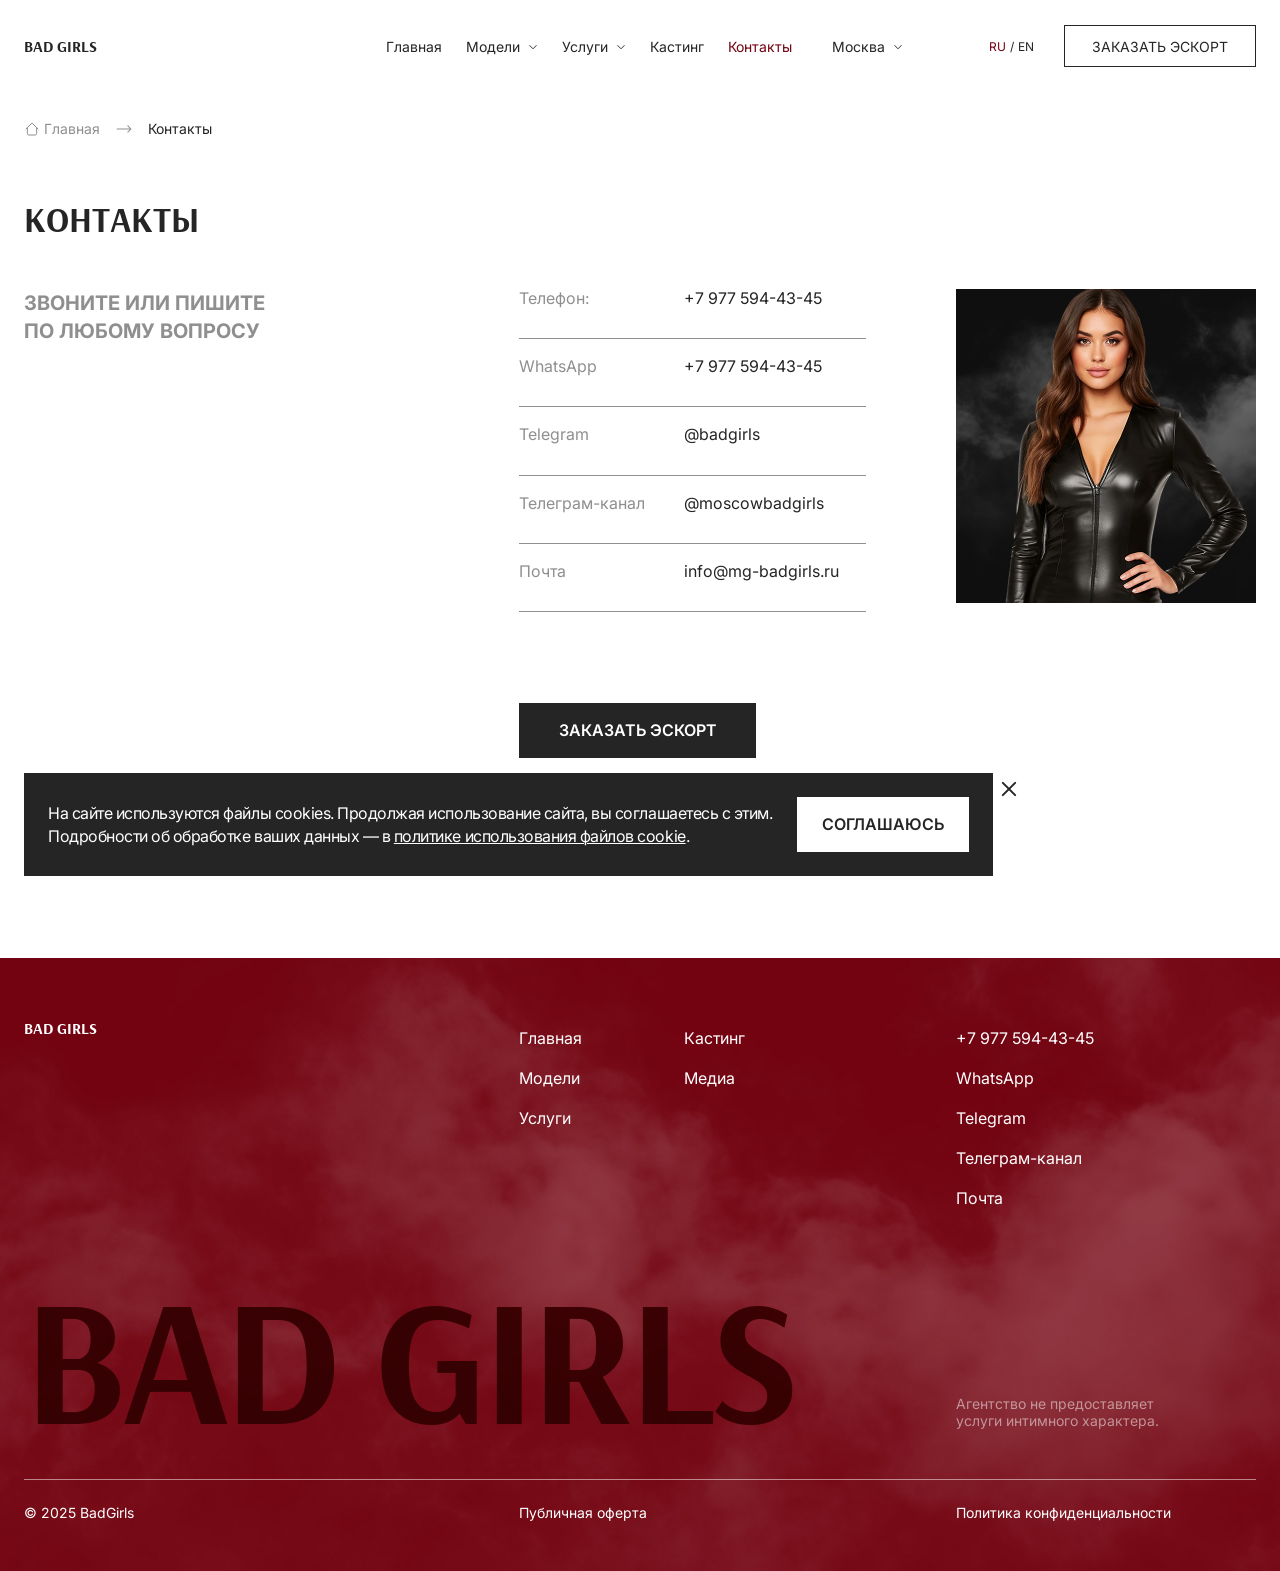
<file: contacts.html>
<!DOCTYPE html>
<html lang="ru">
	<head>
		<meta http-equiv="Content-Type" content="text/html; charset=utf-8">

		<!-- Adapting the page for mobile devices -->
		<meta name="viewport" content="width=device-width, initial-scale=1, maximum-scale=1">

		<!-- Prohibition of phone number recognition -->
		<meta name="format-detection" content="telephone=no">
		<meta name="SKYPE_TOOLBAR" content ="SKYPE_TOOLBAR_PARSER_COMPATIBLE">

		<!-- Page title -->
		<title>Заголовок страницы</title>

		<!-- Meta description -->
		<meta name="description" content="">

		<!-- Meta Keywords -->
		<meta name="keywords" content="">

		<!-- Changing the color of the mobile browser panel -->
		<meta name="msapplication-TileColor" content="#252525">
		<meta name="theme-color" content="#252525">

		<!-- Connecting fonts from Google -->
		<link rel="preconnect" href="https://fonts.googleapis.com">
		<link rel="preconnect" href="https://fonts.gstatic.com" crossorigin>
		<link href="https://fonts.googleapis.com/css2?family=Arsenal:ital,wght@0,400;0,700;1,400;1,700&family=Inter:ital,opsz,wght@0,14..32,100..900;1,14..32,100..900&display=swap" rel="stylesheet">

		<!-- Connecting style files -->
		<link rel="stylesheet" href="css/swiper-bundle.min.css">
		<link rel="stylesheet" href="css/swiper.css">
		<link rel="stylesheet" href="css/fancybox.css">
		<link rel="stylesheet" href="css/styles.css">

		<link rel="stylesheet" href="css/response_1337.css" media="print, (max-width: 1337px)">
		<link rel="stylesheet" href="css/response_1279.css" media="print, (max-width: 1279px)">
		<link rel="stylesheet" href="css/response_1023.css" media="print, (max-width: 1023px)">
		<link rel="stylesheet" href="css/response_767.css" media="print, (max-width: 767px)">
		<link rel="stylesheet" href="css/response_479.css" media="(max-width: 479px)">
	</head>

	<body>
		<div class="wrap">
			<div class="main">
				<header>
					<div class="cont">
						<a href="/" class="logo">bad girls</a>

						<nav class="menu row">
							<div class="menu_item">
								<a href="/">
									<span>Главная</span>
								</a>
							</div>

							<div class="menu_item">
								<a href="/" class="sub_link">
									<span>Модели</span>
									<svg class="arr"><use xlink:href="images/sprite.svg#ic_arr_ver"></use></svg>
								</a>

								<div class="sub_menu two_cols">
									<div class="col">
										<div><a href="/">Азиатки</a></div>

										<div><a href="/">Блондинки</a></div>

										<div><a href="/">Брюнетки</a></div>

										<div><a href="/">Шатенки</a></div>

										<div><a href="/">Девушки с большой грудью</a></div>

										<div><a href="/">Девушки с маленькой грудью</a></div>

										<div><a href="/">Девушки с средней грудью</a></div>

										<div><a href="/">Девушки с татуировками</a></div>
									</div>

									<div class="col">
										<div><a href="/">Загорелые модели</a></div>

										<div><a href="/">Молодые девушки</a></div>

										<div><a href="/">Пышные девушки</a></div>

										<div><a href="/">Русые девушки</a></div>

										<div><a href="/">Рыжие модели</a></div>


										<div><a href="/">Славянки</a></div>

										<div><a href="/">Стройные девушки</a></div>

										<div><a href="/">Худые девушки</a></div>
									</div>
								</div>
							</div>

							<div class="menu_item">
								<a href="/" class="sub_link">
									<span>Услуги</span>
									<svg class="arr"><use xlink:href="images/sprite.svg#ic_arr_ver"></use></svg>
								</a>

								<div class="sub_menu">
									<div class="col">
										<div><a href="/">Романтические встречи</a></div>

										<div><a href="/">Вечеринки</a></div>

										<div><a href="/">Сопровождение в поездах</a></div>

										<div><a href="/">Сопровождение в рестораны</a></div>

										<div><a href="/">Сопровождение в музеи</a></div>

										<div><a href="/">Сопровождение в театры</a></div>

										<div><a href="/">Модели для тусовки</a></div>

										<div><a href="/">Переводчики модельной внешности</a></div>
									</div>
								</div>
							</div>

							<div class="menu_item">
								<a href="/">
									<span>Кастинг</span>
								</a>
							</div>

							<div class="menu_item">
								<a class="active">
									<span>Контакты</span>
								</a>
							</div>
						</nav>

						<div class="city modal_cont">
							<button class="current_btn mini_modal_btn" data-modal-id="#city_modal">
								<span>Москва</span>
								<svg class="arr"><use xlink:href="images/sprite.svg#ic_arr_ver"></use></svg>
							</button>

							<div class="mini_modal" id="city_modal">
								<div class="col">
									<div><a class="active">Москва</a></div>

									<div><a href="/">Санкт-Петербург</a></div>

									<div><a href="/">Сочи</a></div>

									<div><a href="/">Казань</a></div>

									<div><a href="/">Дубай</a></div>

									<div><a href="/">Лондон</a></div>

									<div><a href="/">Пхукет</a></div>

									<div><a href="/">Бали</a></div>

									<div><a href="/">Стамбул</a></div>
								</div>

								<div>
									<div><a href="/">Астана</a></div>

									<div><a href="/">Алматы</a></div>

									<div><a href="/">Монако</a></div>

									<div><a href="/">Ницца</a></div>

									<div><a href="/">Канны</a></div>

									<div><a href="/">Сантропе</a></div>

									<div><a href="/">Париж</a></div>

									<div><a href="/">Лос Анжелес</a></div>

									<div><a href="/">Нью-Йорк</a></div>
								</div>
							</div>
						</div>

						<div class="langs">
							<a class="active">RU</a>

							<div class="sep">/</div>

							<a href="/">EN</a>
						</div>

						<button class="order_btn modal_btn" data-modal="order_modal">Заказать эскорт</button>

						<button class="mob_menu_btn">
							<svg class="icon"><use xlink:href="images/sprite.svg#ic_menu"></use></svg>

							<svg class="icon"><use xlink:href="images/sprite.svg#ic_menu_close"></use></svg>
						</button>
					</div>
				</header>


				<section class="mob_menu">
					<div class="frame">
						<div class="scroll">
							<div class="menu">
								<div><a href="/">
									<span>Главная</span>
								</a></div>

								<div><a href="#" class="sub_link" data-sub-menu="1">
									<span>Модели</span>
									<svg class="icon"><use xlink:href="images/sprite.svg#ic_arr_hor"></use></svg>
								</a></div>

								<div><a href="#" class="sub_link" data-sub-menu="2">
									<span>Услуги</span>
									<svg class="icon"><use xlink:href="images/sprite.svg#ic_arr_hor"></use></svg>
								</a></div>

								<div><a href="/">
									<span>Кастинг</span>
								</a></div>

								<div><a href="/">
									<span>Контакты</span>
								</a></div>
							</div>

							<div class="langs">
								<a class="active">RU</a>

								<div class="sep">/</div>

								<a href="/">EN</a>
							</div>

							<button class="order_btn modal_btn" data-modal="order_modal">Заказать эскорт</button>
						</div>
					</div>

					<div class="frame sub_menu sub_menu1">
						<div class="scroll">
							<div class="back">
								<button class="btn">
									<svg class="icon"><use xlink:href="images/sprite.svg#ic_arr_hor"></use></svg>
									<span>Модели</span>
								</button>
							</div>

							<div class="items">
								<div><a href="/">Азиатки</a></div>

								<div><a href="/">Блондинки</a></div>

								<div><a href="/">Брюнетки</a></div>

								<div><a href="/">Шатенки</a></div>

								<div><a href="/">Девушки с большой грудью</a></div>

								<div><a href="/">Девушки с маленькой грудью</a></div>

								<div><a href="/">Девушки с средней грудью</a></div>

								<div><a href="/">Девушки с татуировками</a></div>

								<div><a href="/">Загорелые модели</a></div>

								<div><a href="/">Молодые девушки</a></div>

								<div><a href="/">Пышные девушки</a></div>

								<div><a href="/">Русые девушки</a></div>

								<div><a href="/">Девушки с большой грудью</a></div>
							</div>
						</div>
					</div>
				</section>


				<section class="page_head">
					<div class="cont">
						<div class="breadcrumbs">
							<a href="/">
								<svg class="icon"><use xlink:href="images/sprite.svg#ic_home"></use></svg>
								<span>Главная</span>
							</a>

							<svg class="sep"><use xlink:href="images/sprite.svg#ic_arrow_hor"></use></svg>

							<span class="current">Контакты</span>
						</div>

						<h1 class="page_title">Контакты</h1>
					</div>
				</section>


				<section class="contacts_info block">
					<div class="cont">
						<div class="title">Звоните или пишите<br> по любому вопросу</div>

						<div class="data">
							<div class="item">
								<div class="label">Телефон:</div>

								<div class="val">
									<div><a href="tel:+7 977 594-43-45">+7 977 594-43-45</a></div>
								</div>
							</div>

							<div class="item">
								<div class="label">WhatsApp</div>

								<div class="val">
									<div><a href="/">+7 977 594-43-45</a></div>
								</div>
							</div>

							<div class="item">
								<div class="label">Telegram</div>

								<div class="val">
									<div><a href="/">@badgirls</a></div>
								</div>
							</div>

							<div class="item">
								<div class="label">Телеграм-канал</div>

								<div class="val">
									<div><a href="/">@moscowbadgirls</a></div>
								</div>
							</div>

							<div class="item">
								<div class="label">Почта</div>

								<div class="val">
									<div><a href="mailto:info@mg-badgirls.ru">info@mg-badgirls.ru</a></div>
								</div>
							</div>

							<button class="order_btn modal_btn" data-modal="order_modal">Заказать эскорт</button>
						</div>

						<picture class="image">
							<img src="images/tmp/contacts_info_img.jpg" alt="" loading="lazy">
						</picture>
					</div>
				</section>
			</div>


			<footer>
				<div class="cont">
					<div class="row">
						<a href="/" class="logo">bad girls</a>

						<div class="menu">
							<div>
								<div><a href="/">Главная</a></div>

								<div><a href="/">Модели</a></div>

								<div><a href="/">Услуги</a></div>
							</div>

							<div>
								<div><a href="/">Кастинг</a></div>

								<div><a href="/">Медиа</a></div>
							</div>
						</div>

						<div class="contacts">
							<div><a href="tel:+7 977 594-43-45">+7 977 594-43-45</a></div>

							<div><a href="/">WhatsApp</a></div>

							<div><a href="/">Telegram</a></div>

							<div><a href="/">Телеграм-канал</a></div>

							<div><a href="mailto:">Почта</a></div>
						</div>
					</div>

					<div class="row">
						<div class="name">bad girls</div>

						<div class="desc">Агентство не предоставляет услуги интимного характера.</div>
					</div>

					<div class="bottom">
						<div class="copyright">&copy; 2025 BadGirls</div>

						<div class="public_offer_link">
							<a href="/">Публичная оферта</a>
						</div>

						<div class="privacy_policy_link">
							<a href="/">Политика конфиденциальности</a>
						</div>
					</div>
				</div>

				<picture class="bg">
					<img src="images/bg_footer.jpg" alt="" loading="lazy" class="cover">
				</picture>
			</footer>
		</div>


		<section class="cookie_modal">
			<button class="close_btn">
				<svg class="icon"><use xlink:href="images/sprite.svg#ic_close"></use></svg>
			</button>

			<div class="desc">На сайте используются файлы cookies. Продолжая использование сайта, вы соглашаетесь с этим. Подробности об обработке ваших данных — в <a href="/" target="_blank">политике использования файлов cookie</a>.</div>

			<button class="btn">Соглашаюсь</button>
		</section>


		<section class="modal" id="order_modal">
			<div class="modal_title">Заказать эскорт</div>

			<div class="steps">
				<div class="step">
					<div class="name">Уточните свои предпочтения</div>

					<div class="desc">Выберите услугу, которая вам подходит, и наш менеджер поможет подобрать оптимальную модель с учётом ваших пожеланий. Для новых клиентов подбор осуществляется на условиях предоплаты.</div>
				</div>

				<div class="step">
					<div class="name">Испытайте приятные эмоции</div>

					<div class="desc">После согласования всех деталей мы организуем встречу с девушкой в удобное для вас время.</div>
				</div>
			</div>

			<div class="links">
				<a href="/" target="_blank" rel="noopener nofollow">Перейти в telegram</a>

				<a href="/" target="_blank" rel="noopener nofollow">Перейти в whatsapp</a>
			</div>
		</section>


		<!-- Connecting javascript files -->
		<script src="js/jquery-3.7.1.min.js"></script>
		<script src="js/functions.js"></script>
		<script src="js/swiper-bundle.min.js"></script>
		<script src="js/fancybox.js"></script>
		<script src="js/imask.js"></script>
		<script src="js/scripts.js"></script>
	</body>
</html>
</file>
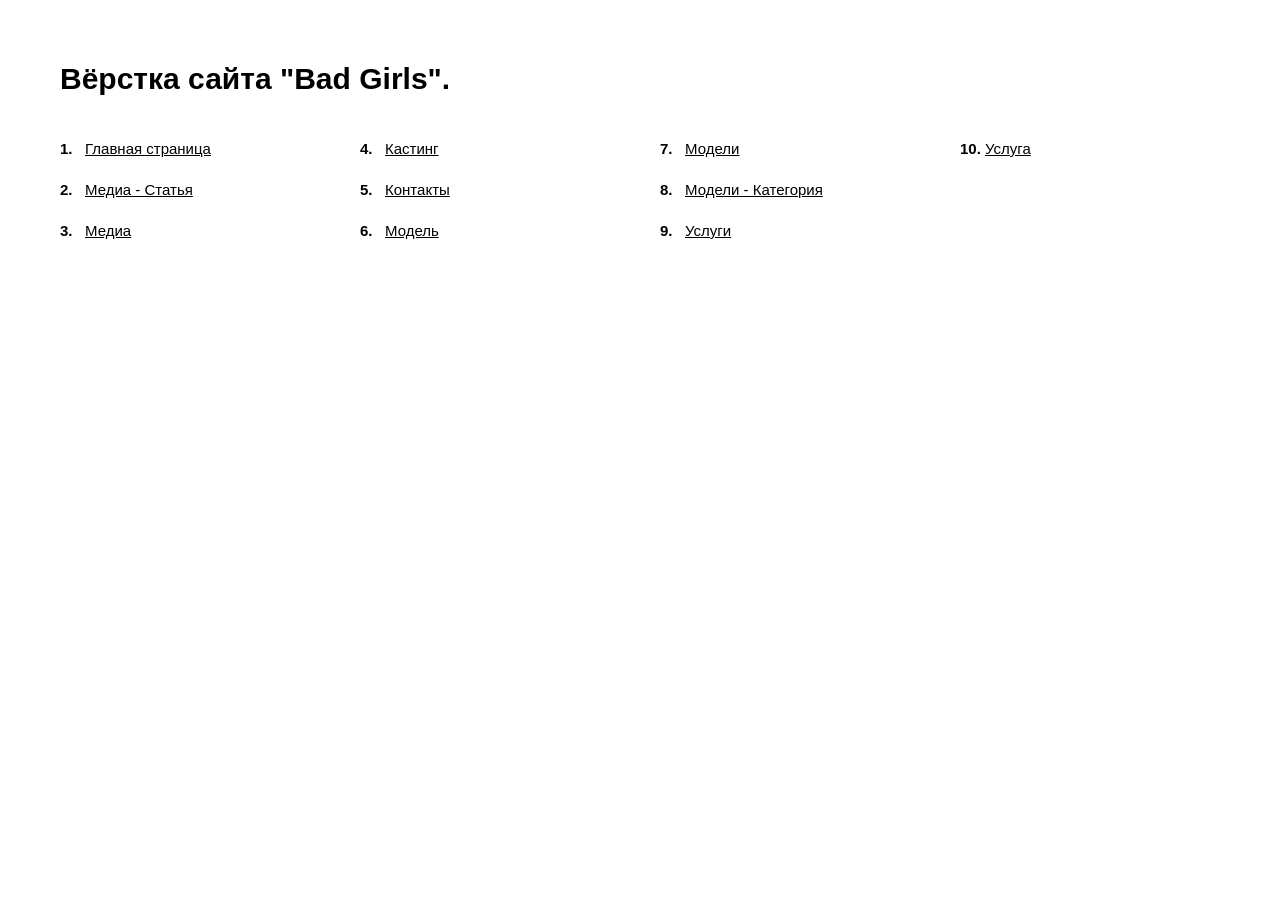
<file: demo_links.html>
<!DOCTYPE html>
<html lang="ru">
	<head>
		<meta http-equiv="Content-Type" content="text/html; charset=utf-8">

		<!-- Адаптирование страницы для мобильных устройств -->
		<meta name="viewport" content="width=device-width, initial-scale=1, maximum-scale=1">

		<!-- Запрет распознования номера телефона -->
		<meta name="format-detection" content="telephone=no">
		<meta name="SKYPE_TOOLBAR" content ="SKYPE_TOOLBAR_PARSER_COMPATIBLE">

		<style>
			*
			{
			    box-sizing: border-box;
			    margin: 0;
			    padding: 0;
			}

			*:before,
			*:after
			{
			    box-sizing: border-box;
			}


			.demo_links
			{
			    padding: 60px;
			}

			.demo_links .title
			{
			    font-family: Arial, 'Helvetica Neue', Helvetica, sans-serif;
			    font-size: 30px;
			    font-weight: 700;
			    line-height: 38px;

			    margin-bottom: 40px;
			}

			.demo_links ol
			{
			    font-family: Arial, 'Helvetica Neue', Helvetica, sans-serif;
			    font-size: 15px;
			    line-height: 21px;

			    counter-reset: li;

			    column-gap: 40px;
			    column-count: 4;
			}

			.demo_links ol li
			{
			    position: relative;

			    display: block;
			    overflow: hidden;

			    padding-left: 25px;

			    list-style-type: none;

			    transform: translateZ(0);

			    --webkit-column-break-inside: avoid;
			    page-break-inside: avoid;
			    break-inside: avoid;
			}

			.demo_links ol li + li
			{
			    margin-top: 20px;
			}

			.demo_links ol li:before
			{
			    color: var(--text_color);
			    font-weight: 700;

			    position: absolute;
			    top: 0;
			    left: 0;

			    content: counters(li, '.') '.';
			    counter-increment: li;
			}


			.demo_links li a
			{
			    color: #000;
			}

			.demo_links li a:hover
			{
			    text-decoration: none;
			}


			@media (max-width: 1279px)
			{
			    .demo_links ol
			    {
			        column-count: 3;
			    }
			}


			@media (max-width: 1023px)
			{
			    .demo_links
			    {
			        padding: 40px;
			    }

			    .demo_links .title
			    {
			        font-size: 28px;
			        line-height: 34px;

			        margin-bottom: 25px;
			    }

			    .demo_links ol
			    {
			        column-count: 2;
			    }
			}


			@media (max-width: 767px)
			{
			    .demo_links
			    {
			        padding: 30px;
			    }

			    .demo_links .title
			    {
			        font-size: 26px;
			        line-height: 32px;
			    }

			    .demo_links ol
			    {
			        column-gap: 40px;
			    }
			}


			@media (max-width: 479px)
			{
			    .demo_links
			    {
			        padding: 20px;
			    }

			    .demo_links .title
			    {
			        font-size: 22px;
			        line-height: 28px;

			        margin-bottom: 25px;
			    }

			    .demo_links ol
			    {
			        column-count: 1;
			    }

			    .demo_links ol li + li
			    {
			        margin-top: 15px;
			    }
			}

		</style>
	</head>

	<body>
		<div class="demo_links">
			<div class="title">Вёрстка сайта "Bad Girls".</div>

			<ol>
				<li><a href="./index.html" target="_blank">Главная страница</a></li>
				<li><a href="./article.html" target="_blank">Медиа - Статья</a></li>
				<li><a href="./articles.html" target="_blank">Медиа</a></li>
				<li><a href="./casting.html" target="_blank">Кастинг</a></li>
				<li><a href="./contacts.html" target="_blank">Контакты</a></li>
				<li><a href="./model.html" target="_blank">Модель</a></li>
				<li><a href="./models.html" target="_blank">Модели</a></li>
				<li><a href="./models_category.html" target="_blank">Модели - Категория</a></li>
				<li><a href="./services.html" target="_blank">Услуги</a></li>
				<li><a href="./service.html" target="_blank">Услуга</a></li>
			</ol>
		</div>
	</body>
</html>
</file>
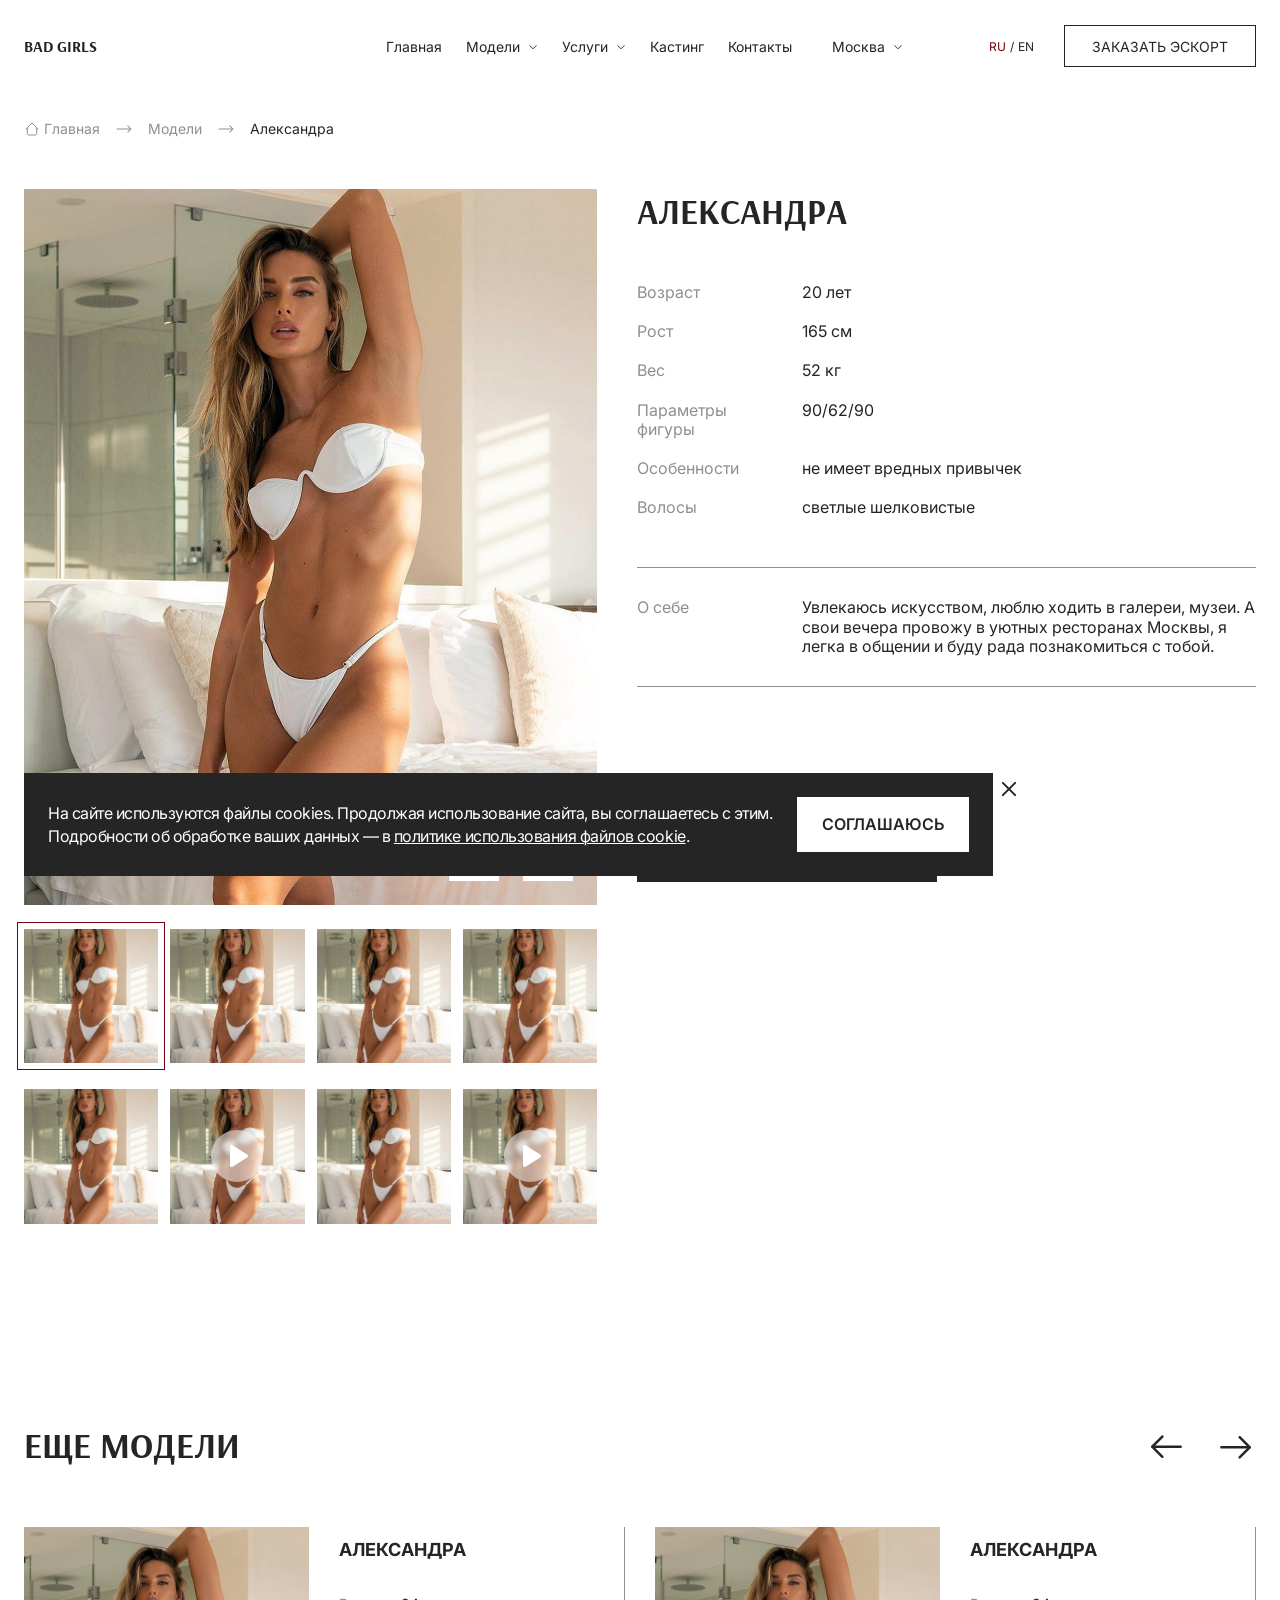
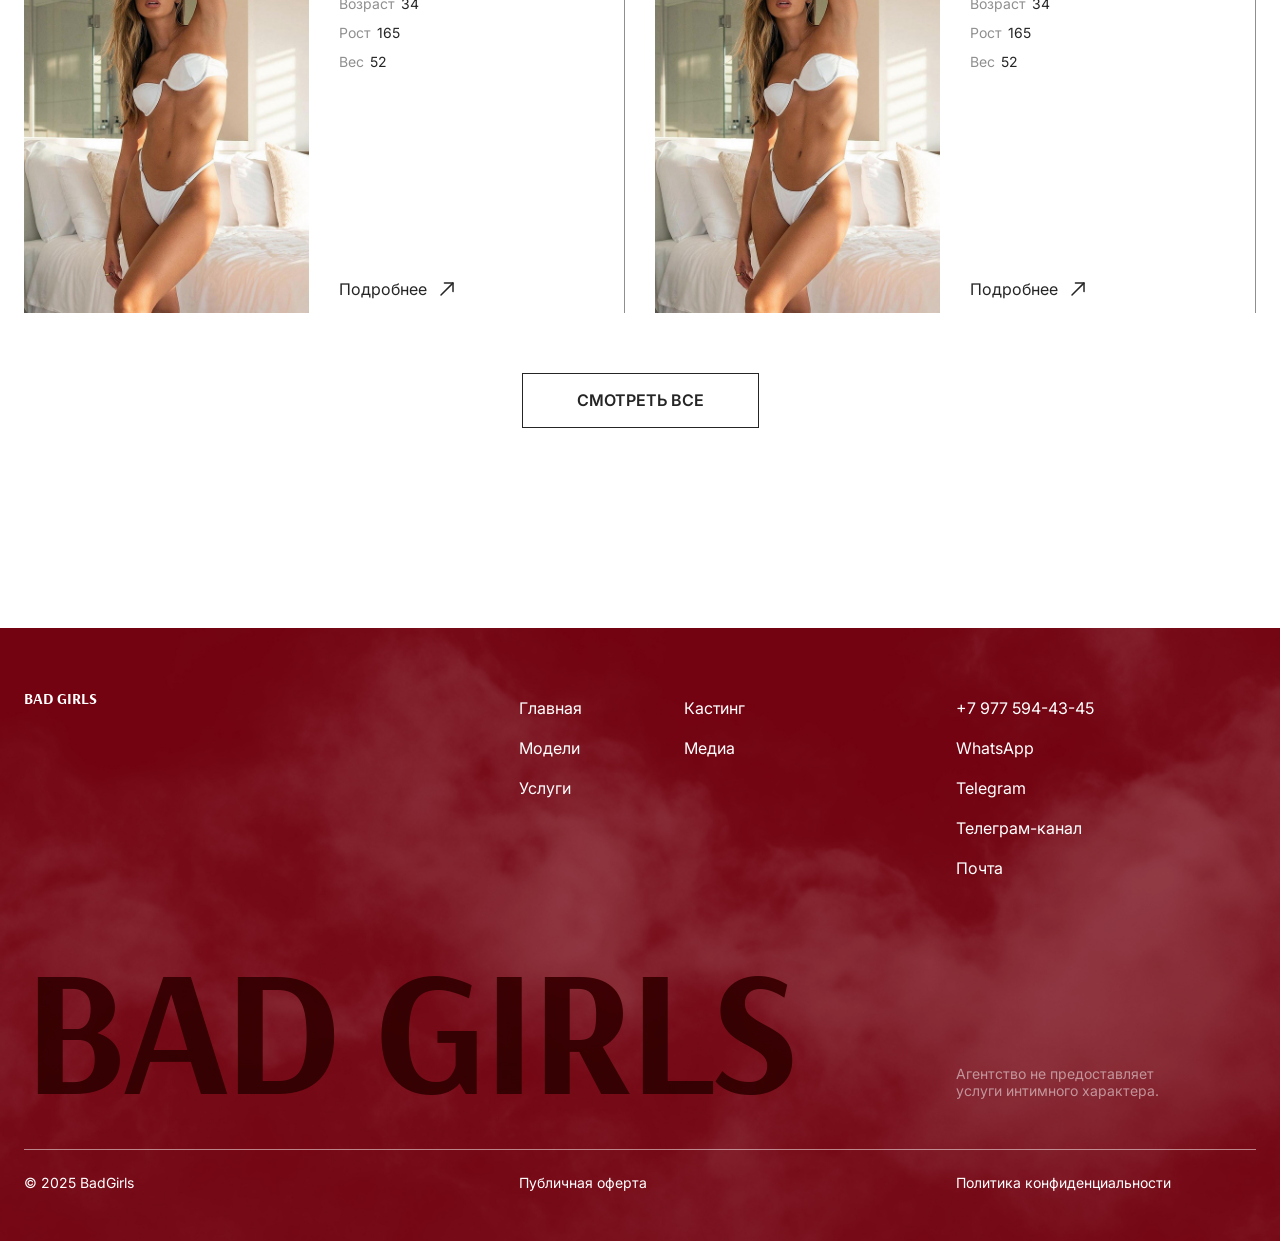
<file: model.html>
<!DOCTYPE html>
<html lang="ru">
	<head>
		<meta http-equiv="Content-Type" content="text/html; charset=utf-8">

		<!-- Adapting the page for mobile devices -->
		<meta name="viewport" content="width=device-width, initial-scale=1, maximum-scale=1">

		<!-- Prohibition of phone number recognition -->
		<meta name="format-detection" content="telephone=no">
		<meta name="SKYPE_TOOLBAR" content ="SKYPE_TOOLBAR_PARSER_COMPATIBLE">

		<!-- Page title -->
		<title>Заголовок страницы</title>

		<!-- Meta description -->
		<meta name="description" content="">

		<!-- Meta Keywords -->
		<meta name="keywords" content="">

		<!-- Changing the color of the mobile browser panel -->
		<meta name="msapplication-TileColor" content="#252525">
		<meta name="theme-color" content="#252525">

		<!-- Connecting fonts from Google -->
		<link rel="preconnect" href="https://fonts.googleapis.com">
		<link rel="preconnect" href="https://fonts.gstatic.com" crossorigin>
		<link href="https://fonts.googleapis.com/css2?family=Arsenal:ital,wght@0,400;0,700;1,400;1,700&family=Inter:ital,opsz,wght@0,14..32,100..900;1,14..32,100..900&display=swap" rel="stylesheet">

		<!-- Connecting style files -->
		<link rel="stylesheet" href="css/swiper-bundle.min.css">
		<link rel="stylesheet" href="css/swiper.css">
		<link rel="stylesheet" href="css/fancybox.css">
		<link rel="stylesheet" href="css/styles.css">

		<link rel="stylesheet" href="css/response_1337.css" media="print, (max-width: 1337px)">
		<link rel="stylesheet" href="css/response_1279.css" media="print, (max-width: 1279px)">
		<link rel="stylesheet" href="css/response_1023.css" media="print, (max-width: 1023px)">
		<link rel="stylesheet" href="css/response_767.css" media="print, (max-width: 767px)">
		<link rel="stylesheet" href="css/response_479.css" media="(max-width: 479px)">
	</head>

	<body>
		<div class="wrap">
			<div class="main">
				<header>
					<div class="cont">
						<a href="/" class="logo">bad girls</a>

						<nav class="menu row">
							<div class="menu_item">
								<a href="/">
									<span>Главная</span>
								</a>
							</div>

							<div class="menu_item">
								<a href="/" class="sub_link">
									<span>Модели</span>
									<svg class="arr"><use xlink:href="images/sprite.svg#ic_arr_ver"></use></svg>
								</a>

								<div class="sub_menu two_cols">
									<div class="col">
										<div><a href="/">Азиатки</a></div>

										<div><a href="/">Блондинки</a></div>

										<div><a href="/">Брюнетки</a></div>

										<div><a href="/">Шатенки</a></div>

										<div><a href="/">Девушки с большой грудью</a></div>

										<div><a href="/">Девушки с маленькой грудью</a></div>

										<div><a href="/">Девушки с средней грудью</a></div>

										<div><a href="/">Девушки с татуировками</a></div>
									</div>

									<div class="col">
										<div><a href="/">Загорелые модели</a></div>

										<div><a href="/">Молодые девушки</a></div>

										<div><a href="/">Пышные девушки</a></div>

										<div><a href="/">Русые девушки</a></div>

										<div><a href="/">Рыжие модели</a></div>


										<div><a href="/">Славянки</a></div>

										<div><a href="/">Стройные девушки</a></div>

										<div><a href="/">Худые девушки</a></div>
									</div>
								</div>
							</div>

							<div class="menu_item">
								<a href="/" class="sub_link">
									<span>Услуги</span>
									<svg class="arr"><use xlink:href="images/sprite.svg#ic_arr_ver"></use></svg>
								</a>

								<div class="sub_menu">
									<div class="col">
										<div><a href="/">Романтические встречи</a></div>

										<div><a href="/">Вечеринки</a></div>

										<div><a href="/">Сопровождение в поездах</a></div>

										<div><a href="/">Сопровождение в рестораны</a></div>

										<div><a href="/">Сопровождение в музеи</a></div>

										<div><a href="/">Сопровождение в театры</a></div>

										<div><a href="/">Модели для тусовки</a></div>

										<div><a href="/">Переводчики модельной внешности</a></div>
									</div>
								</div>
							</div>

							<div class="menu_item">
								<a href="/">
									<span>Кастинг</span>
								</a>
							</div>

							<div class="menu_item">
								<a href="/">
									<span>Контакты</span>
								</a>
							</div>
						</nav>

						<div class="city modal_cont">
							<button class="current_btn mini_modal_btn" data-modal-id="#city_modal">
								<span>Москва</span>
								<svg class="arr"><use xlink:href="images/sprite.svg#ic_arr_ver"></use></svg>
							</button>

							<div class="mini_modal" id="city_modal">
								<div class="col">
									<div><a class="active">Москва</a></div>

									<div><a href="/">Санкт-Петербург</a></div>

									<div><a href="/">Сочи</a></div>

									<div><a href="/">Казань</a></div>

									<div><a href="/">Дубай</a></div>

									<div><a href="/">Лондон</a></div>

									<div><a href="/">Пхукет</a></div>

									<div><a href="/">Бали</a></div>

									<div><a href="/">Стамбул</a></div>
								</div>

								<div>
									<div><a href="/">Астана</a></div>

									<div><a href="/">Алматы</a></div>

									<div><a href="/">Монако</a></div>

									<div><a href="/">Ницца</a></div>

									<div><a href="/">Канны</a></div>

									<div><a href="/">Сантропе</a></div>

									<div><a href="/">Париж</a></div>

									<div><a href="/">Лос Анжелес</a></div>

									<div><a href="/">Нью-Йорк</a></div>
								</div>
							</div>
						</div>

						<div class="langs">
							<a class="active">RU</a>

							<div class="sep">/</div>

							<a href="/">EN</a>
						</div>

						<button class="order_btn modal_btn" data-modal="order_modal">Заказать эскорт</button>

						<button class="mob_menu_btn">
							<svg class="icon"><use xlink:href="images/sprite.svg#ic_menu"></use></svg>

							<svg class="icon"><use xlink:href="images/sprite.svg#ic_menu_close"></use></svg>
						</button>
					</div>
				</header>


				<section class="mob_menu">
					<div class="frame">
						<div class="scroll">
							<div class="menu">
								<div><a href="/">
									<span>Главная</span>
								</a></div>

								<div><a href="#" class="sub_link" data-sub-menu="1">
									<span>Модели</span>
									<svg class="icon"><use xlink:href="images/sprite.svg#ic_arr_hor"></use></svg>
								</a></div>

								<div><a href="#" class="sub_link" data-sub-menu="2">
									<span>Услуги</span>
									<svg class="icon"><use xlink:href="images/sprite.svg#ic_arr_hor"></use></svg>
								</a></div>

								<div><a href="/">
									<span>Кастинг</span>
								</a></div>

								<div><a href="/">
									<span>Контакты</span>
								</a></div>
							</div>

							<div class="langs">
								<a class="active">RU</a>

								<div class="sep">/</div>

								<a href="/">EN</a>
							</div>

							<button class="order_btn modal_btn" data-modal="order_modal">Заказать эскорт</button>
						</div>
					</div>

					<div class="frame sub_menu sub_menu1">
						<div class="scroll">
							<div class="back">
								<button class="btn">
									<svg class="icon"><use xlink:href="images/sprite.svg#ic_arr_hor"></use></svg>
									<span>Модели</span>
								</button>
							</div>

							<div class="items">
								<div><a href="/">Азиатки</a></div>

								<div><a href="/">Блондинки</a></div>

								<div><a href="/">Брюнетки</a></div>

								<div><a href="/">Шатенки</a></div>

								<div><a href="/">Девушки с большой грудью</a></div>

								<div><a href="/">Девушки с маленькой грудью</a></div>

								<div><a href="/">Девушки с средней грудью</a></div>

								<div><a href="/">Девушки с татуировками</a></div>

								<div><a href="/">Загорелые модели</a></div>

								<div><a href="/">Молодые девушки</a></div>

								<div><a href="/">Пышные девушки</a></div>

								<div><a href="/">Русые девушки</a></div>

								<div><a href="/">Девушки с большой грудью</a></div>
							</div>
						</div>
					</div>
				</section>


				<section class="page_head">
					<div class="cont">
						<div class="breadcrumbs">
							<a href="/">
								<svg class="icon"><use xlink:href="images/sprite.svg#ic_home"></use></svg>
								<span>Главная</span>
							</a>

							<svg class="sep"><use xlink:href="images/sprite.svg#ic_arrow_hor"></use></svg>

							<a href="/">Модели</a>

							<svg class="sep"><use xlink:href="images/sprite.svg#ic_arrow_hor"></use></svg>

							<span class="current">Александра</span>
						</div>
					</div>
				</section>


				<section class="model_info block">
					<div class="cont">
						<div class="images">
							<div class="big">
								<div class="swiper">
									<div class="swiper-wrapper">
										<div class="swiper-slide">
											<a href="images/tmp/model_img.jpg" class="image fancy_img" data-fancybox="model">
												<picture class="img">
													<img src="images/tmp/model_img.jpg" alt="" loading="lazy">
												</picture>
											</a>
										</div>

										<div class="swiper-slide">
											<a href="images/tmp/model_img.jpg" class="image fancy_img" data-fancybox="model">
												<picture class="img">
													<img src="images/tmp/model_img.jpg" alt="" loading="lazy">
												</picture>
											</a>
										</div>

										<div class="swiper-slide">
											<a href="images/tmp/model_img.jpg" class="image fancy_img" data-fancybox="model">
												<picture class="img">
													<img src="images/tmp/model_img.jpg" alt="" loading="lazy">
												</picture>
											</a>
										</div>

										<div class="swiper-slide">
											<a href="images/tmp/model_img.jpg" class="image fancy_img" data-fancybox="model">
												<picture class="img">
													<img src="images/tmp/model_img.jpg" alt="" loading="lazy">
												</picture>
											</a>
										</div>

										<div class="swiper-slide">
											<a href="images/tmp/model_img.jpg" class="image fancy_img" data-fancybox="model">
												<picture class="img">
													<img src="images/tmp/model_img.jpg" alt="" loading="lazy">
												</picture>
											</a>
										</div>

										<div class="swiper-slide">
											<a href="images/tmp/model_img.jpg" class="image fancy_img" data-fancybox="model">
												<picture class="img">
													<img src="images/tmp/model_img.jpg" alt="" loading="lazy">
												</picture>
											</a>
										</div>

										<div class="swiper-slide">
											<a href="images/tmp/model_img.jpg" class="image fancy_img" data-fancybox="model">
												<picture class="img">
													<img src="images/tmp/model_img.jpg" alt="" loading="lazy">
												</picture>
											</a>
										</div>

										<div class="swiper-slide">
											<a href="images/tmp/model_img.jpg" class="image fancy_img" data-fancybox="model">
												<picture class="img">
													<img src="images/tmp/model_img.jpg" alt="" loading="lazy">
												</picture>
											</a>
										</div>
									</div>

									<div class="swiper-controls">
										<button class="swiper-button-prev">
											<svg class="icon"><use xlink:href="images/sprite.svg#ic_arr_hor"></use></svg>
										</button>

										<button class="swiper-button-next">
											<svg class="icon"><use xlink:href="images/sprite.svg#ic_arr_hor"></use></svg>
										</button>
									</div>
								</div>
							</div>

							<div class="thumbs">
								<div class="grid_row">
									<button class="btn active" data-slide-index="0">
										<picture class="img">
											<img src="images/tmp/model_img.jpg" alt="" loading="lazy" class="cover">
										</picture>
									</button>

									<button class="btn" data-slide-index="1">
										<picture class="img">
											<img src="images/tmp/model_img.jpg" alt="" loading="lazy" class="cover">
										</picture>
									</button>

									<button class="btn" data-slide-index="2">
										<picture class="img">
											<img src="images/tmp/model_img.jpg" alt="" loading="lazy" class="cover">
										</picture>
									</button>

									<button class="btn" data-slide-index="3">
										<picture class="img">
											<img src="images/tmp/model_img.jpg" alt="" loading="lazy" class="cover">
										</picture>
									</button>

									<button class="btn" data-slide-index="4">
										<picture class="img">
											<img src="images/tmp/model_img.jpg" alt="" loading="lazy" class="cover">
										</picture>
									</button>

									<button class="btn" data-slide-index="5">
										<picture class="img">
											<img src="images/tmp/model_img.jpg" alt="" loading="lazy" class="cover">
										</picture>

										<span class="video">
											<svg class="icon"><use xlink:href="images/sprite.svg#ic_video_play"></use></svg>
										</span>
									</button>

									<button class="btn" data-slide-index="6">
										<picture class="img">
											<img src="images/tmp/model_img.jpg" alt="" loading="lazy" class="cover">
										</picture>
									</button>

									<button class="btn" data-slide-index="7">
										<picture class="img">
											<img src="images/tmp/model_img.jpg" alt="" loading="lazy" class="cover">
										</picture>

										<span class="video">
											<svg class="icon"><use xlink:href="images/sprite.svg#ic_video_play"></use></svg>
										</span>
									</button>
								</div>
							</div>
						</div>

						<div class="data">
							<div class="name">Александра</div>

							<div class="features">
								<div>
									<div class="label">Возраст</div>
									<div class="val">20 лет</div>
								</div>

								<div>
									<div class="label">Рост</div>
									<div class="val">165 см</div>
								</div>

								<div>
									<div class="label">Вес</div>
									<div class="val">52 кг</div>
								</div>

								<div>
									<div class="label">Параметры фигуры</div>
									<div class="val">90/62/90</div>
								</div>

								<div>
									<div class="label">Особенности</div>
									<div class="val">не имеет вредных привычек</div>
								</div>

								<div>
									<div class="label">Волосы</div>
									<div class="val">светлые шелковистые</div>
								</div>

								<div class="desc">
									<div class="label">О себе</div>

									<div class="val">
										<p>Увлекаюсь искусством, люблю ходить в галереи, музеи. А свои вечера провожу в уютных ресторанах Москвы, я легка в общении и буду рада познакомиться с тобой.</p>
									</div>
								</div>
							</div>

							<button class="order_btn">Пригласить модель</button>
						</div>
					</div>
				</section>


				<section class="models block">
					<div class="cont">
						<div class="swiper">
							<div class="block_head row">
								<div class="title">еще Модели</div>

								<div class="swiper-controls">
									<button class="swiper-button-prev">
										<svg class="icon"><use xlink:href="images/sprite.svg#ic_arrow_slider"></use></svg>
									</button>

									<button class="swiper-button-next">
										<svg class="icon"><use xlink:href="images/sprite.svg#ic_arrow_slider"></use></svg>
									</button>
								</div>
							</div>

							<div class="swiper-wrapper">
								<div class="swiper-slide">
									<div class="model">
										<picture class="thumb">
											<img src="images/tmp/model_thumb.jpg" alt="" loading="lazy">
										</picture>

										<div class="info">
											<div class="name">Александра</div>

											<div class="features">
												<div>
													<div class="label">Возраст</div>
													<div class="val">34</div>
												</div>

												<div>
													<div class="label">Рост</div>
													<div class="val">165</div>
												</div>

												<div>
													<div class="label">Вес</div>
													<div class="val">52</div>
												</div>
											</div>

											<div class="link">
												<a href="/">
													<span>Подробнее</span>
													<svg class="icon"><use xlink:href="images/sprite.svg#ic_arrow_link"></use></svg>
												</a>
											</div>
										</div>
									</div>
								</div>

								<div class="swiper-slide">
									<div class="model">
										<picture class="thumb">
											<img src="images/tmp/model_thumb.jpg" alt="" loading="lazy">
										</picture>

										<div class="info">
											<div class="name">Александра</div>

											<div class="features">
												<div>
													<div class="label">Возраст</div>
													<div class="val">34</div>
												</div>

												<div>
													<div class="label">Рост</div>
													<div class="val">165</div>
												</div>

												<div>
													<div class="label">Вес</div>
													<div class="val">52</div>
												</div>
											</div>

											<div class="link">
												<a href="/">
													<span>Подробнее</span>
													<svg class="icon"><use xlink:href="images/sprite.svg#ic_arrow_link"></use></svg>
												</a>
											</div>
										</div>
									</div>
								</div>

								<div class="swiper-slide">
									<div class="model">
										<picture class="thumb">
											<img src="images/tmp/model_thumb.jpg" alt="" loading="lazy">
										</picture>

										<div class="info">
											<div class="name">Александра</div>

											<div class="features">
												<div>
													<div class="label">Возраст</div>
													<div class="val">34</div>
												</div>

												<div>
													<div class="label">Рост</div>
													<div class="val">165</div>
												</div>

												<div>
													<div class="label">Вес</div>
													<div class="val">52</div>
												</div>
											</div>

											<div class="link">
												<a href="/">
													<span>Подробнее</span>
													<svg class="icon"><use xlink:href="images/sprite.svg#ic_arrow_link"></use></svg>
												</a>
											</div>
										</div>
									</div>
								</div>

								<div class="swiper-slide">
									<div class="model">
										<picture class="thumb">
											<img src="images/tmp/model_thumb.jpg" alt="" loading="lazy">
										</picture>

										<div class="info">
											<div class="name">Александра</div>

											<div class="features">
												<div>
													<div class="label">Возраст</div>
													<div class="val">34</div>
												</div>

												<div>
													<div class="label">Рост</div>
													<div class="val">165</div>
												</div>

												<div>
													<div class="label">Вес</div>
													<div class="val">52</div>
												</div>
											</div>

											<div class="link">
												<a href="/">
													<span>Подробнее</span>
													<svg class="icon"><use xlink:href="images/sprite.svg#ic_arrow_link"></use></svg>
												</a>
											</div>
										</div>
									</div>
								</div>
							</div>
						</div>

						<div class="all_link">
							<a href="/">Смотреть все</a>
						</div>
					</div>
				</section>
			</div>


			<footer>
				<div class="cont">
					<div class="row">
						<a href="/" class="logo">bad girls</a>

						<div class="menu">
							<div>
								<div><a href="/">Главная</a></div>

								<div><a href="/">Модели</a></div>

								<div><a href="/">Услуги</a></div>
							</div>

							<div>
								<div><a href="/">Кастинг</a></div>

								<div><a href="/">Медиа</a></div>
							</div>
						</div>

						<div class="contacts">
							<div><a href="tel:+7 977 594-43-45">+7 977 594-43-45</a></div>

							<div><a href="/">WhatsApp</a></div>

							<div><a href="/">Telegram</a></div>

							<div><a href="/">Телеграм-канал</a></div>

							<div><a href="mailto:">Почта</a></div>
						</div>
					</div>

					<div class="row">
						<div class="name">bad girls</div>

						<div class="desc">Агентство не предоставляет услуги интимного характера.</div>
					</div>

					<div class="bottom">
						<div class="copyright">&copy; 2025 BadGirls</div>

						<div class="public_offer_link">
							<a href="/">Публичная оферта</a>
						</div>

						<div class="privacy_policy_link">
							<a href="/">Политика конфиденциальности</a>
						</div>
					</div>
				</div>

				<picture class="bg">
					<img src="images/bg_footer.jpg" alt="" loading="lazy" class="cover">
				</picture>
			</footer>
		</div>


		<section class="cookie_modal">
			<button class="close_btn">
				<svg class="icon"><use xlink:href="images/sprite.svg#ic_close"></use></svg>
			</button>

			<div class="desc">На сайте используются файлы cookies. Продолжая использование сайта, вы соглашаетесь с этим. Подробности об обработке ваших данных — в <a href="/" target="_blank">политике использования файлов cookie</a>.</div>

			<button class="btn">Соглашаюсь</button>
		</section>


		<section class="modal" id="order_modal">
			<div class="modal_title">Заказать эскорт</div>

			<div class="steps">
				<div class="step">
					<div class="name">Уточните свои предпочтения</div>

					<div class="desc">Выберите услугу, которая вам подходит, и наш менеджер поможет подобрать оптимальную модель с учётом ваших пожеланий. Для новых клиентов подбор осуществляется на условиях предоплаты.</div>
				</div>

				<div class="step">
					<div class="name">Испытайте приятные эмоции</div>

					<div class="desc">После согласования всех деталей мы организуем встречу с девушкой в удобное для вас время.</div>
				</div>
			</div>

			<div class="links">
				<a href="/" target="_blank" rel="noopener nofollow">Перейти в telegram</a>

				<a href="/" target="_blank" rel="noopener nofollow">Перейти в whatsapp</a>
			</div>
		</section>


		<!-- Connecting javascript files -->
		<script src="js/jquery-3.7.1.min.js"></script>
		<script src="js/functions.js"></script>
		<script src="js/swiper-bundle.min.js"></script>
		<script src="js/fancybox.js"></script>
		<script src="js/imask.js"></script>
		<script src="js/scripts.js"></script>
	</body>
</html>
</file>
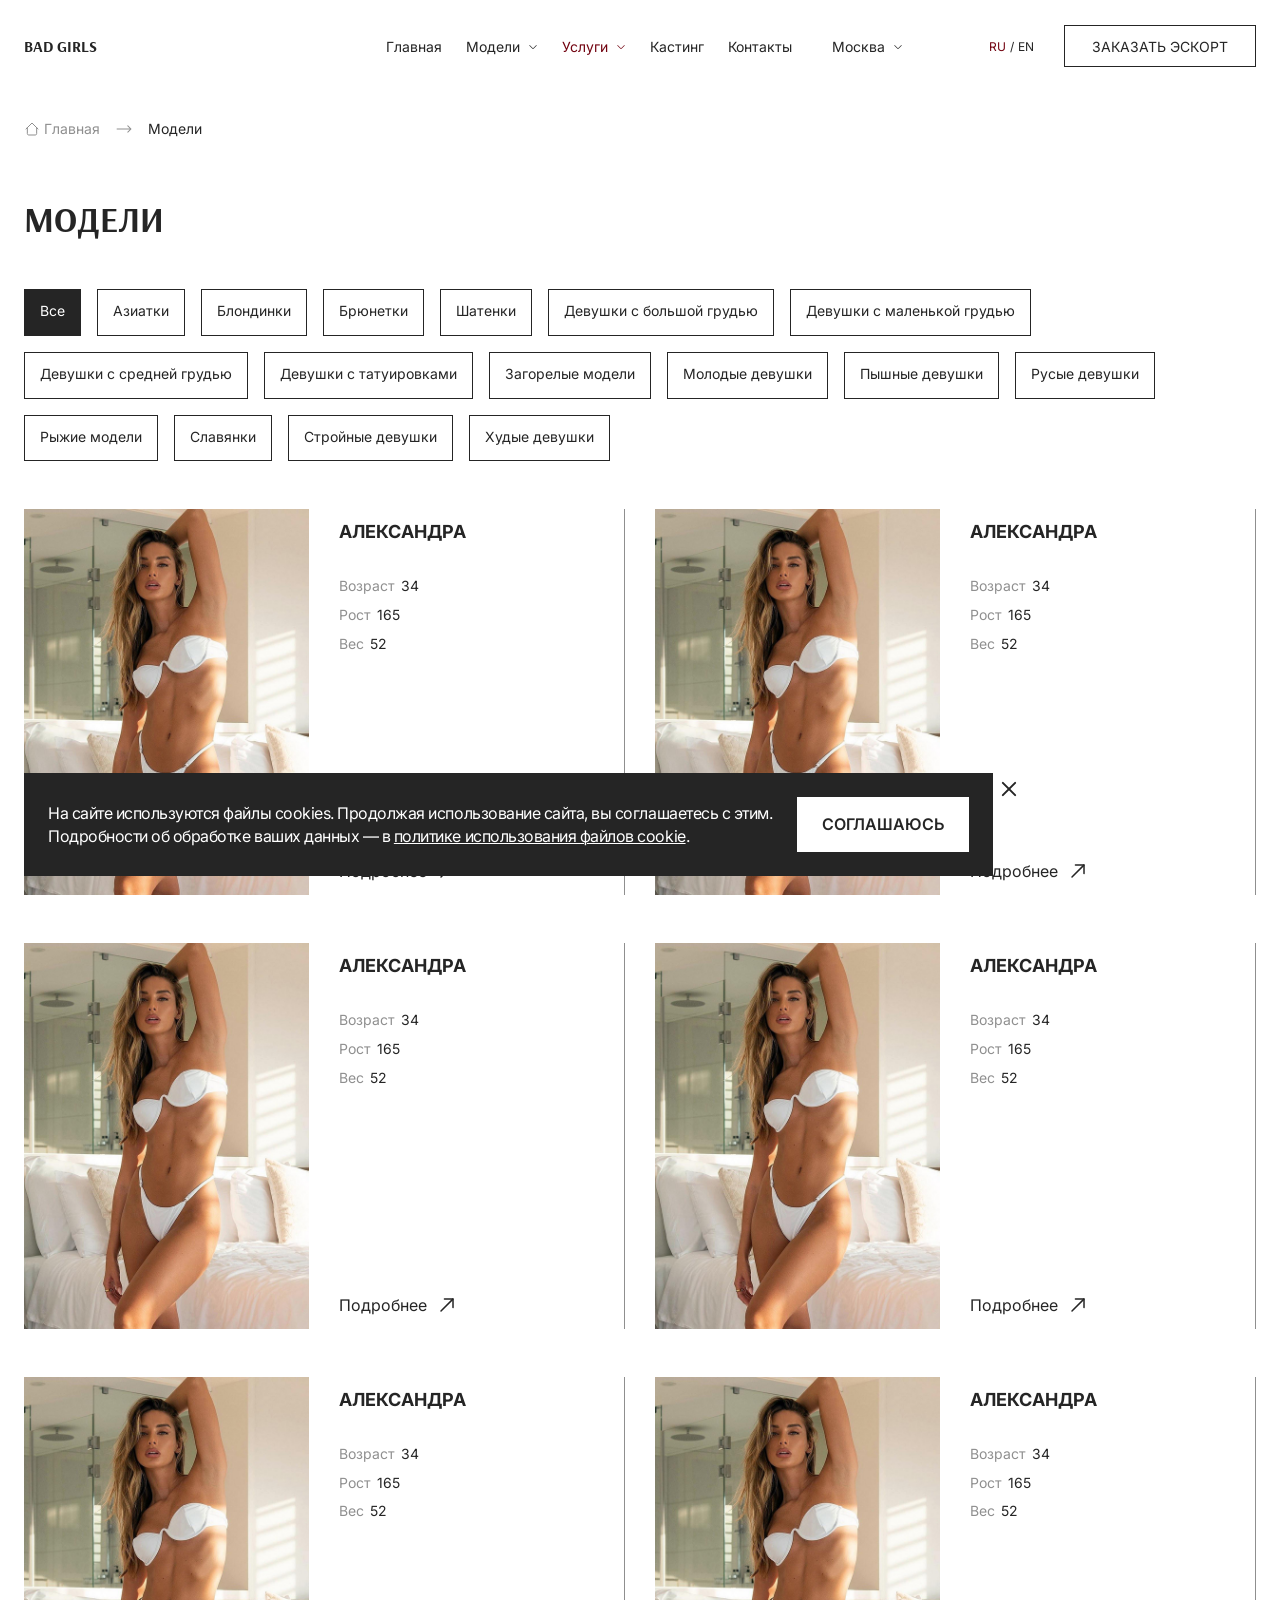
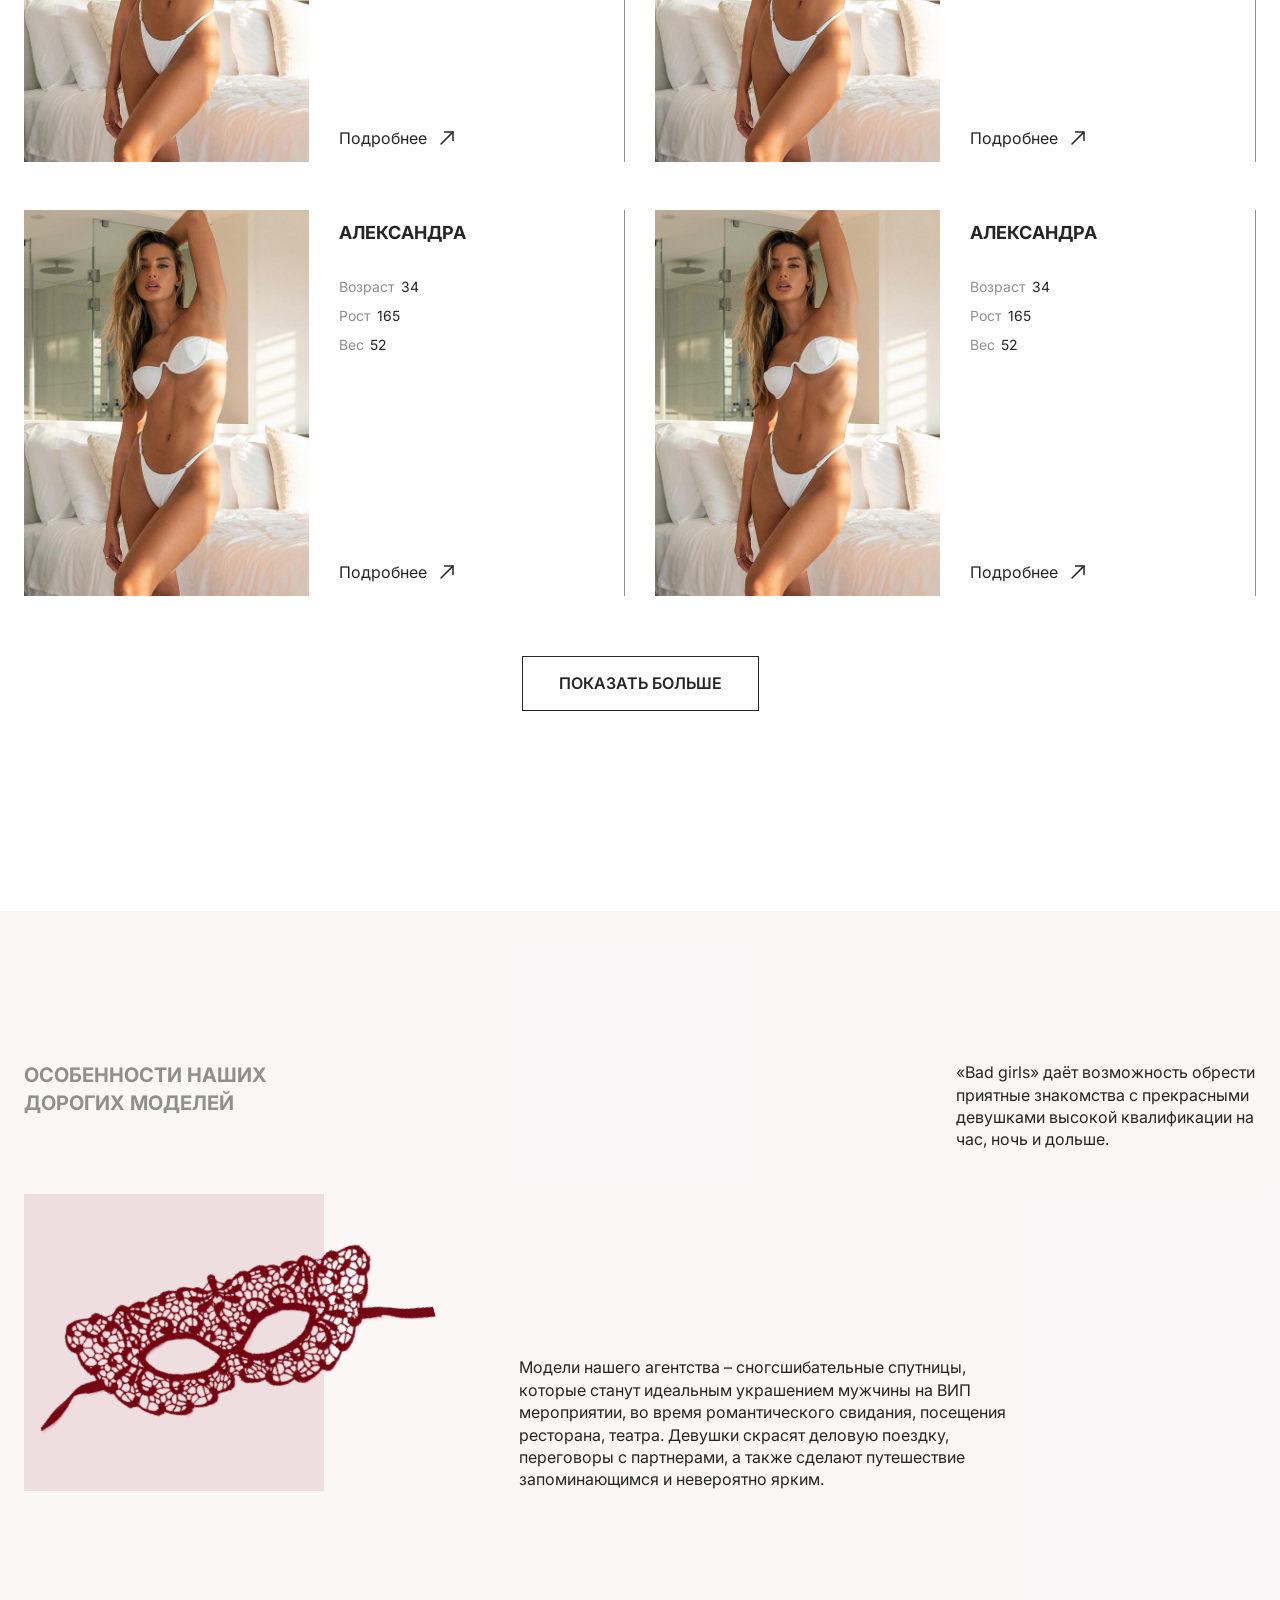
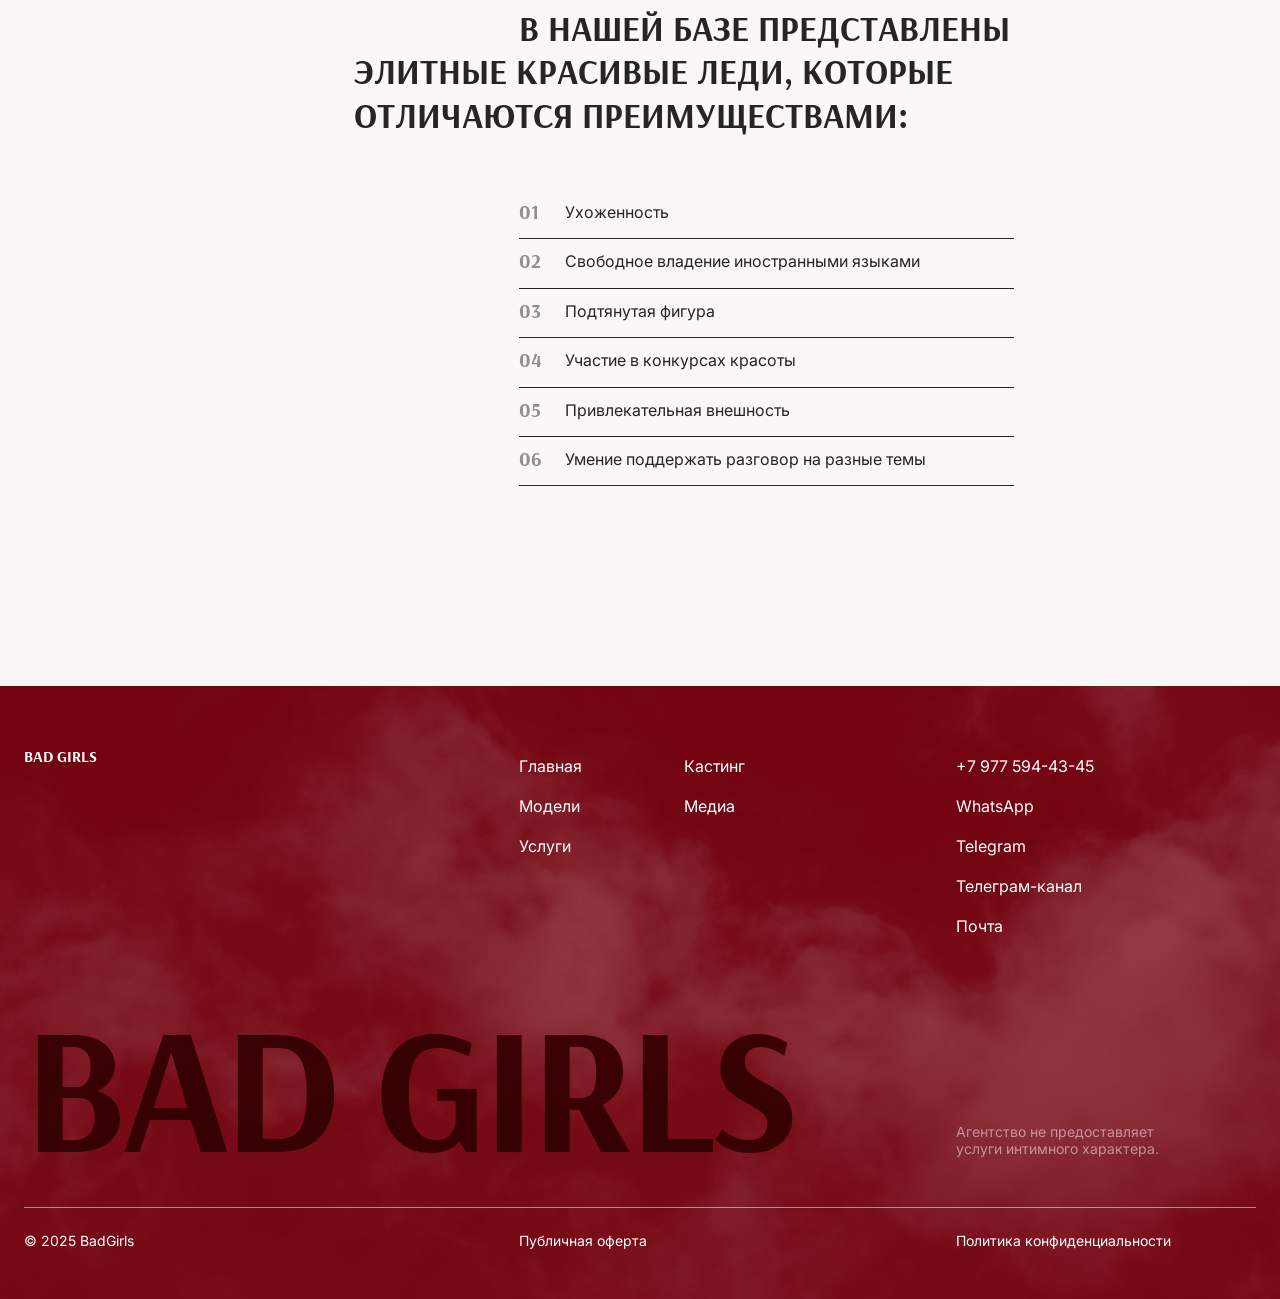
<file: models.html>
<!DOCTYPE html>
<html lang="ru">
	<head>
		<meta http-equiv="Content-Type" content="text/html; charset=utf-8">

		<!-- Adapting the page for mobile devices -->
		<meta name="viewport" content="width=device-width, initial-scale=1, maximum-scale=1">

		<!-- Prohibition of phone number recognition -->
		<meta name="format-detection" content="telephone=no">
		<meta name="SKYPE_TOOLBAR" content ="SKYPE_TOOLBAR_PARSER_COMPATIBLE">

		<!-- Page title -->
		<title>Заголовок страницы</title>

		<!-- Meta description -->
		<meta name="description" content="">

		<!-- Meta Keywords -->
		<meta name="keywords" content="">

		<!-- Changing the color of the mobile browser panel -->
		<meta name="msapplication-TileColor" content="#252525">
		<meta name="theme-color" content="#252525">

		<!-- Connecting fonts from Google -->
		<link rel="preconnect" href="https://fonts.googleapis.com">
		<link rel="preconnect" href="https://fonts.gstatic.com" crossorigin>
		<link href="https://fonts.googleapis.com/css2?family=Arsenal:ital,wght@0,400;0,700;1,400;1,700&family=Inter:ital,opsz,wght@0,14..32,100..900;1,14..32,100..900&display=swap" rel="stylesheet">

		<!-- Connecting style files -->
		<link rel="stylesheet" href="css/swiper-bundle.min.css">
		<link rel="stylesheet" href="css/swiper.css">
		<link rel="stylesheet" href="css/fancybox.css">
		<link rel="stylesheet" href="css/styles.css">

		<link rel="stylesheet" href="css/response_1337.css" media="print, (max-width: 1337px)">
		<link rel="stylesheet" href="css/response_1279.css" media="print, (max-width: 1279px)">
		<link rel="stylesheet" href="css/response_1023.css" media="print, (max-width: 1023px)">
		<link rel="stylesheet" href="css/response_767.css" media="print, (max-width: 767px)">
		<link rel="stylesheet" href="css/response_479.css" media="(max-width: 479px)">
	</head>

	<body>
		<div class="wrap">
			<div class="main">
				<header>
					<div class="cont">
						<a href="/" class="logo">bad girls</a>

						<nav class="menu row">
							<div class="menu_item">
								<a href="/">
									<span>Главная</span>
								</a>
							</div>

							<div class="menu_item">
								<a href="/" class="sub_link">
									<span>Модели</span>
									<svg class="arr"><use xlink:href="images/sprite.svg#ic_arr_ver"></use></svg>
								</a>

								<div class="sub_menu two_cols">
									<div class="col">
										<div><a href="/">Азиатки</a></div>

										<div><a href="/">Блондинки</a></div>

										<div><a href="/">Брюнетки</a></div>

										<div><a href="/">Шатенки</a></div>

										<div><a href="/">Девушки с большой грудью</a></div>

										<div><a href="/">Девушки с маленькой грудью</a></div>

										<div><a href="/">Девушки с средней грудью</a></div>

										<div><a href="/">Девушки с татуировками</a></div>
									</div>

									<div class="col">
										<div><a href="/">Загорелые модели</a></div>

										<div><a href="/">Молодые девушки</a></div>

										<div><a href="/">Пышные девушки</a></div>

										<div><a href="/">Русые девушки</a></div>

										<div><a href="/">Рыжие модели</a></div>


										<div><a href="/">Славянки</a></div>

										<div><a href="/">Стройные девушки</a></div>

										<div><a href="/">Худые девушки</a></div>
									</div>
								</div>
							</div>

							<div class="menu_item">
								<a class="active sub_link">
									<span>Услуги</span>
									<svg class="arr"><use xlink:href="images/sprite.svg#ic_arr_ver"></use></svg>
								</a>

								<div class="sub_menu">
									<div class="col">
										<div><a href="/">Романтические встречи</a></div>

										<div><a href="/">Вечеринки</a></div>

										<div><a href="/">Сопровождение в поездах</a></div>

										<div><a href="/">Сопровождение в рестораны</a></div>

										<div><a href="/">Сопровождение в музеи</a></div>

										<div><a href="/">Сопровождение в театры</a></div>

										<div><a href="/">Модели для тусовки</a></div>

										<div><a href="/">Переводчики модельной внешности</a></div>
									</div>
								</div>
							</div>

							<div class="menu_item">
								<a href="/">
									<span>Кастинг</span>
								</a>
							</div>

							<div class="menu_item">
								<a href="/">
									<span>Контакты</span>
								</a>
							</div>
						</nav>

						<div class="city modal_cont">
							<button class="current_btn mini_modal_btn" data-modal-id="#city_modal">
								<span>Москва</span>
								<svg class="arr"><use xlink:href="images/sprite.svg#ic_arr_ver"></use></svg>
							</button>

							<div class="mini_modal" id="city_modal">
								<div class="col">
									<div><a class="active">Москва</a></div>

									<div><a href="/">Санкт-Петербург</a></div>

									<div><a href="/">Сочи</a></div>

									<div><a href="/">Казань</a></div>

									<div><a href="/">Дубай</a></div>

									<div><a href="/">Лондон</a></div>

									<div><a href="/">Пхукет</a></div>

									<div><a href="/">Бали</a></div>

									<div><a href="/">Стамбул</a></div>
								</div>

								<div>
									<div><a href="/">Астана</a></div>

									<div><a href="/">Алматы</a></div>

									<div><a href="/">Монако</a></div>

									<div><a href="/">Ницца</a></div>

									<div><a href="/">Канны</a></div>

									<div><a href="/">Сантропе</a></div>

									<div><a href="/">Париж</a></div>

									<div><a href="/">Лос Анжелес</a></div>

									<div><a href="/">Нью-Йорк</a></div>
								</div>
							</div>
						</div>

						<div class="langs">
							<a class="active">RU</a>

							<div class="sep">/</div>

							<a href="/">EN</a>
						</div>

						<button class="order_btn modal_btn" data-modal="order_modal">Заказать эскорт</button>

						<button class="mob_menu_btn">
							<svg class="icon"><use xlink:href="images/sprite.svg#ic_menu"></use></svg>

							<svg class="icon"><use xlink:href="images/sprite.svg#ic_menu_close"></use></svg>
						</button>
					</div>
				</header>


				<section class="mob_menu">
					<div class="frame">
						<div class="scroll">
							<div class="menu">
								<div><a href="/">
									<span>Главная</span>
								</a></div>

								<div><a href="#" class="sub_link" data-sub-menu="1">
									<span>Модели</span>
									<svg class="icon"><use xlink:href="images/sprite.svg#ic_arr_hor"></use></svg>
								</a></div>

								<div><a href="#" class="sub_link" data-sub-menu="2">
									<span>Услуги</span>
									<svg class="icon"><use xlink:href="images/sprite.svg#ic_arr_hor"></use></svg>
								</a></div>

								<div><a href="/">
									<span>Кастинг</span>
								</a></div>

								<div><a href="/">
									<span>Контакты</span>
								</a></div>
							</div>

							<div class="langs">
								<a class="active">RU</a>

								<div class="sep">/</div>

								<a href="/">EN</a>
							</div>

							<button class="order_btn modal_btn" data-modal="order_modal">Заказать эскорт</button>
						</div>
					</div>

					<div class="frame sub_menu sub_menu1">
						<div class="scroll">
							<div class="back">
								<button class="btn">
									<svg class="icon"><use xlink:href="images/sprite.svg#ic_arr_hor"></use></svg>
									<span>Модели</span>
								</button>
							</div>

							<div class="items">
								<div><a href="/">Азиатки</a></div>

								<div><a href="/">Блондинки</a></div>

								<div><a href="/">Брюнетки</a></div>

								<div><a href="/">Шатенки</a></div>

								<div><a href="/">Девушки с большой грудью</a></div>

								<div><a href="/">Девушки с маленькой грудью</a></div>

								<div><a href="/">Девушки с средней грудью</a></div>

								<div><a href="/">Девушки с татуировками</a></div>

								<div><a href="/">Загорелые модели</a></div>

								<div><a href="/">Молодые девушки</a></div>

								<div><a href="/">Пышные девушки</a></div>

								<div><a href="/">Русые девушки</a></div>

								<div><a href="/">Девушки с большой грудью</a></div>
							</div>
						</div>
					</div>
				</section>


				<section class="page_head">
					<div class="cont">
						<div class="breadcrumbs">
							<a href="/">
								<svg class="icon"><use xlink:href="images/sprite.svg#ic_home"></use></svg>
								<span>Главная</span>
							</a>

							<svg class="sep"><use xlink:href="images/sprite.svg#ic_arrow_hor"></use></svg>

							<span class="current">Модели</span>
						</div>

						<h1 class="page_title">Модели</h1>
					</div>
				</section>


				<section class="models block">
					<div class="cont">
						<div class="categories">
							<div class="row">
								<div><a class="active">Все</a></div>

								<div><a href="/">Азиатки</a></div>

								<div><a href="/">Блондинки</a></div>

								<div><a href="/">Брюнетки</a></div>

								<div><a href="/">Шатенки</a></div>

								<div><a href="/">Девушки с большой грудью</a></div>

								<div><a href="/">Девушки с маленькой грудью</a></div>

								<div><a href="/">Девушки с средней грудью</a></div>

								<div><a href="/">Девушки с татуировками</a></div>

								<div><a href="/">Загорелые модели</a></div>

								<div><a href="/">Молодые девушки</a></div>

								<div><a href="/">Пышные девушки</a></div>

								<div><a href="/">Русые девушки</a></div>

								<div><a href="/">Рыжие модели</a></div>

								<div><a href="/">Славянки</a></div>

								<div><a href="/">Стройные девушки</a></div>

								<div><a href="/">Худые девушки</a></div>

								<button class="spoler_btn">
									<span>Еще</span>
									<span>Свернуть</span>
								</button>
							</div>
						</div>

						<div class="grid_row">
							<div class="model">
								<picture class="thumb">
									<img src="images/tmp/model_thumb.jpg" alt="" loading="lazy">
								</picture>

								<div class="info">
									<div class="name">Александра</div>

									<div class="features">
										<div>
											<div class="label">Возраст</div>
											<div class="val">34</div>
										</div>

										<div>
											<div class="label">Рост</div>
											<div class="val">165</div>
										</div>

										<div>
											<div class="label">Вес</div>
											<div class="val">52</div>
										</div>
									</div>

									<div class="link">
										<a href="/">
											<span>Подробнее</span>
											<svg class="icon"><use xlink:href="images/sprite.svg#ic_arrow_link"></use></svg>
										</a>
									</div>
								</div>
							</div>

							<div class="model">
								<picture class="thumb">
									<img src="images/tmp/model_thumb.jpg" alt="" loading="lazy">
								</picture>

								<div class="info">
									<div class="name">Александра</div>

									<div class="features">
										<div>
											<div class="label">Возраст</div>
											<div class="val">34</div>
										</div>

										<div>
											<div class="label">Рост</div>
											<div class="val">165</div>
										</div>

										<div>
											<div class="label">Вес</div>
											<div class="val">52</div>
										</div>
									</div>

									<div class="link">
										<a href="/">
											<span>Подробнее</span>
											<svg class="icon"><use xlink:href="images/sprite.svg#ic_arrow_link"></use></svg>
										</a>
									</div>
								</div>
							</div>

							<div class="model">
								<picture class="thumb">
									<img src="images/tmp/model_thumb.jpg" alt="" loading="lazy">
								</picture>

								<div class="info">
									<div class="name">Александра</div>

									<div class="features">
										<div>
											<div class="label">Возраст</div>
											<div class="val">34</div>
										</div>

										<div>
											<div class="label">Рост</div>
											<div class="val">165</div>
										</div>

										<div>
											<div class="label">Вес</div>
											<div class="val">52</div>
										</div>
									</div>

									<div class="link">
										<a href="/">
											<span>Подробнее</span>
											<svg class="icon"><use xlink:href="images/sprite.svg#ic_arrow_link"></use></svg>
										</a>
									</div>
								</div>
							</div>

							<div class="model">
								<picture class="thumb">
									<img src="images/tmp/model_thumb.jpg" alt="" loading="lazy">
								</picture>

								<div class="info">
									<div class="name">Александра</div>

									<div class="features">
										<div>
											<div class="label">Возраст</div>
											<div class="val">34</div>
										</div>

										<div>
											<div class="label">Рост</div>
											<div class="val">165</div>
										</div>

										<div>
											<div class="label">Вес</div>
											<div class="val">52</div>
										</div>
									</div>

									<div class="link">
										<a href="/">
											<span>Подробнее</span>
											<svg class="icon"><use xlink:href="images/sprite.svg#ic_arrow_link"></use></svg>
										</a>
									</div>
								</div>
							</div>

							<div class="model">
								<picture class="thumb">
									<img src="images/tmp/model_thumb.jpg" alt="" loading="lazy">
								</picture>

								<div class="info">
									<div class="name">Александра</div>

									<div class="features">
										<div>
											<div class="label">Возраст</div>
											<div class="val">34</div>
										</div>

										<div>
											<div class="label">Рост</div>
											<div class="val">165</div>
										</div>

										<div>
											<div class="label">Вес</div>
											<div class="val">52</div>
										</div>
									</div>

									<div class="link">
										<a href="/">
											<span>Подробнее</span>
											<svg class="icon"><use xlink:href="images/sprite.svg#ic_arrow_link"></use></svg>
										</a>
									</div>
								</div>
							</div>

							<div class="model">
								<picture class="thumb">
									<img src="images/tmp/model_thumb.jpg" alt="" loading="lazy">
								</picture>

								<div class="info">
									<div class="name">Александра</div>

									<div class="features">
										<div>
											<div class="label">Возраст</div>
											<div class="val">34</div>
										</div>

										<div>
											<div class="label">Рост</div>
											<div class="val">165</div>
										</div>

										<div>
											<div class="label">Вес</div>
											<div class="val">52</div>
										</div>
									</div>

									<div class="link">
										<a href="/">
											<span>Подробнее</span>
											<svg class="icon"><use xlink:href="images/sprite.svg#ic_arrow_link"></use></svg>
										</a>
									</div>
								</div>
							</div>

							<div class="model">
								<picture class="thumb">
									<img src="images/tmp/model_thumb.jpg" alt="" loading="lazy">
								</picture>

								<div class="info">
									<div class="name">Александра</div>

									<div class="features">
										<div>
											<div class="label">Возраст</div>
											<div class="val">34</div>
										</div>

										<div>
											<div class="label">Рост</div>
											<div class="val">165</div>
										</div>

										<div>
											<div class="label">Вес</div>
											<div class="val">52</div>
										</div>
									</div>

									<div class="link">
										<a href="/">
											<span>Подробнее</span>
											<svg class="icon"><use xlink:href="images/sprite.svg#ic_arrow_link"></use></svg>
										</a>
									</div>
								</div>
							</div>

							<div class="model">
								<picture class="thumb">
									<img src="images/tmp/model_thumb.jpg" alt="" loading="lazy">
								</picture>

								<div class="info">
									<div class="name">Александра</div>

									<div class="features">
										<div>
											<div class="label">Возраст</div>
											<div class="val">34</div>
										</div>

										<div>
											<div class="label">Рост</div>
											<div class="val">165</div>
										</div>

										<div>
											<div class="label">Вес</div>
											<div class="val">52</div>
										</div>
									</div>

									<div class="link">
										<a href="/">
											<span>Подробнее</span>
											<svg class="icon"><use xlink:href="images/sprite.svg#ic_arrow_link"></use></svg>
										</a>
									</div>
								</div>
							</div>
						</div>

						<div class="more_btn">
							<button class="btn">Показать больше</button>
						</div>
					</div>
				</section>


				<section class="peculiarities block bg_block no_m">
					<div class="cont">
						<div class="head">
							<div class="title">Особенности наших дорогих моделей</div>

							<div class="desc">«Bad girls» даёт возможность обрести приятные знакомства с прекрасными девушками высокой квалификации на час, ночь и дольше.</div>
						</div>

						<div class="info">
							<picture class="image">
								<img src="images/peculiarities_img.png" alt="" loading="lazy">
							</picture>

							<div class="desc">Модели нашего агентства – сногсшибательные спутницы, которые станут идеальным украшением мужчины на ВИП мероприятии, во время романтического свидания, посещения ресторана, театра. Девушки скрасят деловую поездку, переговоры с партнерами, а также сделают путешествие запоминающимся и невероятно ярким.</div>
						</div>

						<div class="advantages">
							<div class="data">
								<div class="block_head">
									<div class="title"><span>В нашей базе представлены</span> элитные красивые леди, которые отличаются преимуществами:</div>
								</div>

								<div class="items">
									<div class="item">Ухоженность</div>
									<div class="item">Свободное владение иностранными языками</div>
									<div class="item">Подтянутая фигура</div>
									<div class="item">Участие в конкурсах красоты</div>
									<div class="item">Привлекательная внешность</div>
									<div class="item">Умение поддержать разговор на разные темы</div>
								</div>
							</div>
						</div>
					</div>
				</section>
			</div>


			<footer>
				<div class="cont">
					<div class="row">
						<a href="/" class="logo">bad girls</a>

						<div class="menu">
							<div>
								<div><a href="/">Главная</a></div>

								<div><a href="/">Модели</a></div>

								<div><a href="/">Услуги</a></div>
							</div>

							<div>
								<div><a href="/">Кастинг</a></div>

								<div><a href="/">Медиа</a></div>
							</div>
						</div>

						<div class="contacts">
							<div><a href="tel:+7 977 594-43-45">+7 977 594-43-45</a></div>

							<div><a href="/">WhatsApp</a></div>

							<div><a href="/">Telegram</a></div>

							<div><a href="/">Телеграм-канал</a></div>

							<div><a href="mailto:">Почта</a></div>
						</div>
					</div>

					<div class="row">
						<div class="name">bad girls</div>

						<div class="desc">Агентство не предоставляет услуги интимного характера.</div>
					</div>

					<div class="bottom">
						<div class="copyright">&copy; 2025 BadGirls</div>

						<div class="public_offer_link">
							<a href="/">Публичная оферта</a>
						</div>

						<div class="privacy_policy_link">
							<a href="/">Политика конфиденциальности</a>
						</div>
					</div>
				</div>

				<picture class="bg">
					<img src="images/bg_footer.jpg" alt="" loading="lazy" class="cover">
				</picture>
			</footer>
		</div>


		<section class="cookie_modal">
			<button class="close_btn">
				<svg class="icon"><use xlink:href="images/sprite.svg#ic_close"></use></svg>
			</button>

			<div class="desc">На сайте используются файлы cookies. Продолжая использование сайта, вы соглашаетесь с этим. Подробности об обработке ваших данных — в <a href="/" target="_blank">политике использования файлов cookie</a>.</div>

			<button class="btn">Соглашаюсь</button>
		</section>


		<section class="modal" id="order_modal">
			<div class="modal_title">Заказать эскорт</div>

			<div class="steps">
				<div class="step">
					<div class="name">Уточните свои предпочтения</div>

					<div class="desc">Выберите услугу, которая вам подходит, и наш менеджер поможет подобрать оптимальную модель с учётом ваших пожеланий. Для новых клиентов подбор осуществляется на условиях предоплаты.</div>
				</div>

				<div class="step">
					<div class="name">Испытайте приятные эмоции</div>

					<div class="desc">После согласования всех деталей мы организуем встречу с девушкой в удобное для вас время.</div>
				</div>
			</div>

			<div class="links">
				<a href="/" target="_blank" rel="noopener nofollow">Перейти в telegram</a>

				<a href="/" target="_blank" rel="noopener nofollow">Перейти в whatsapp</a>
			</div>
		</section>


		<!-- Connecting javascript files -->
		<script src="js/jquery-3.7.1.min.js"></script>
		<script src="js/functions.js"></script>
		<script src="js/swiper-bundle.min.js"></script>
		<script src="js/fancybox.js"></script>
		<script src="js/imask.js"></script>
		<script src="js/scripts.js"></script>
	</body>
</html>
</file>
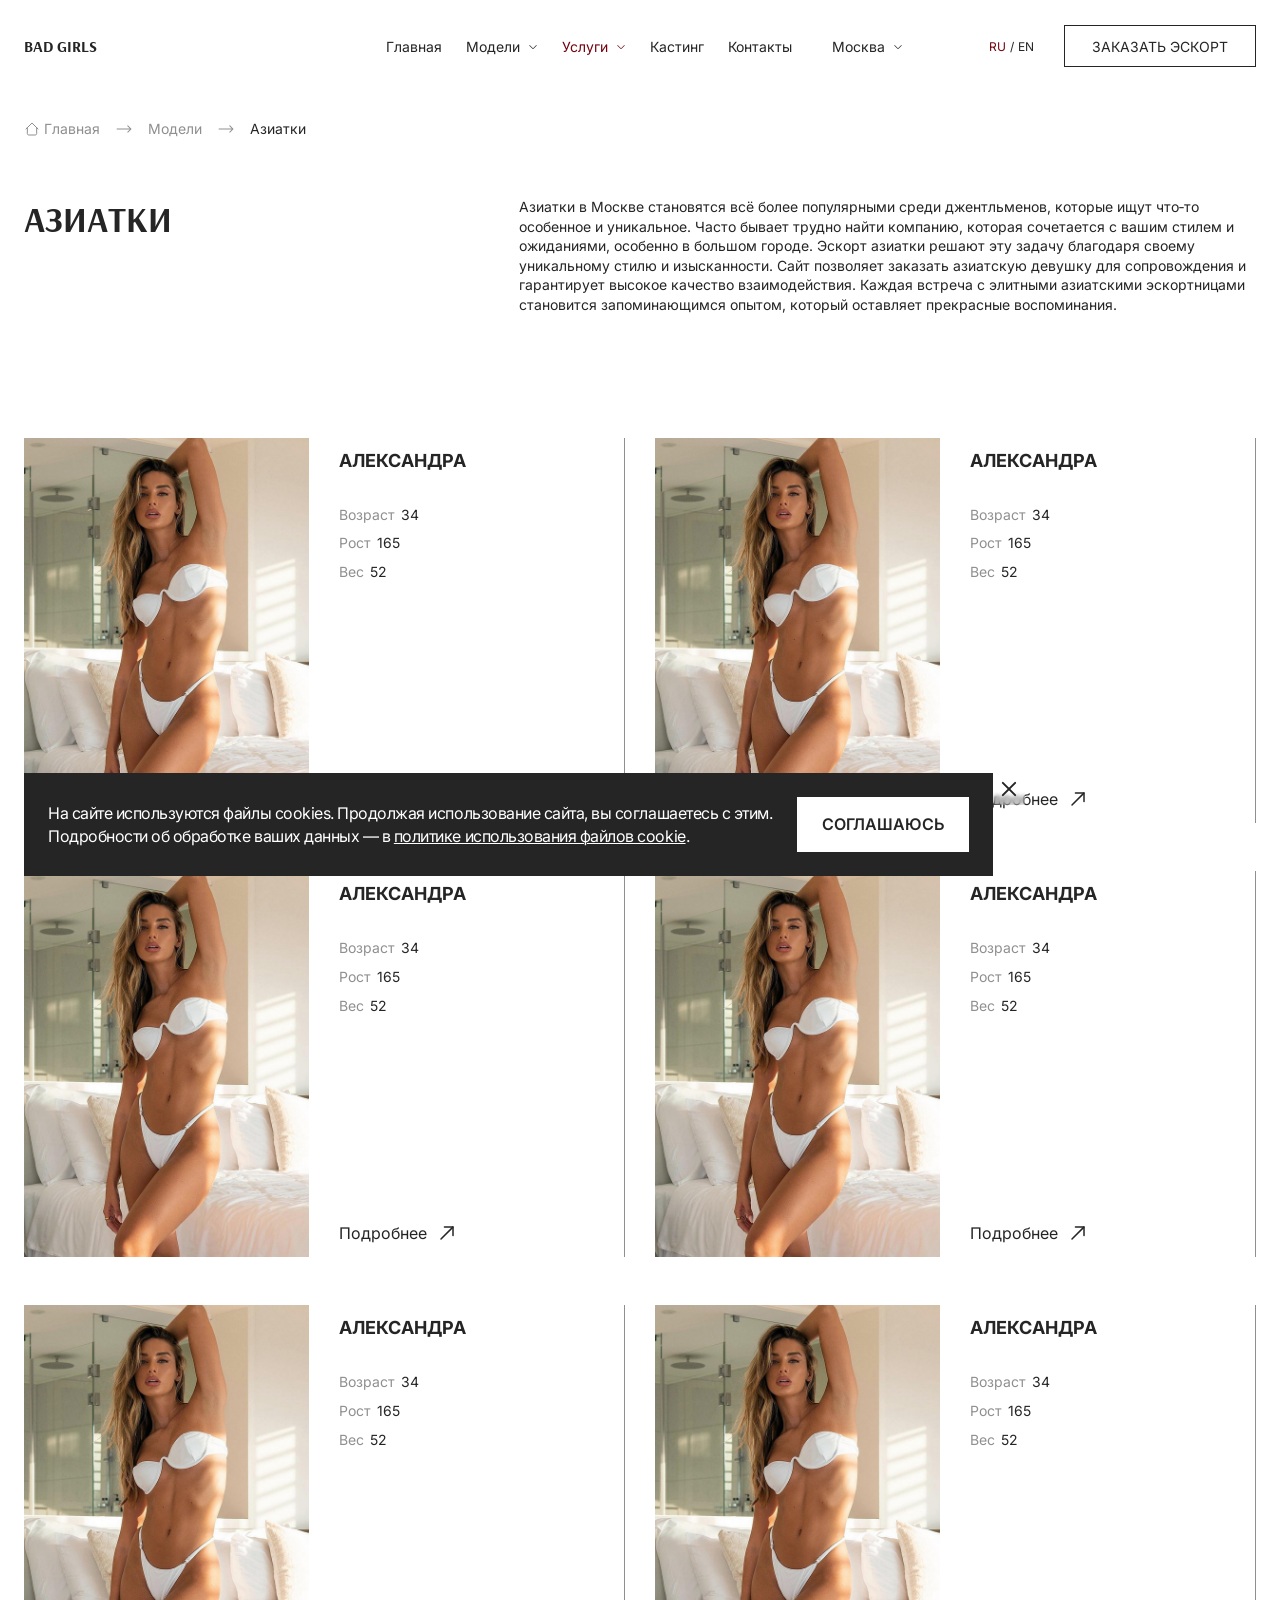
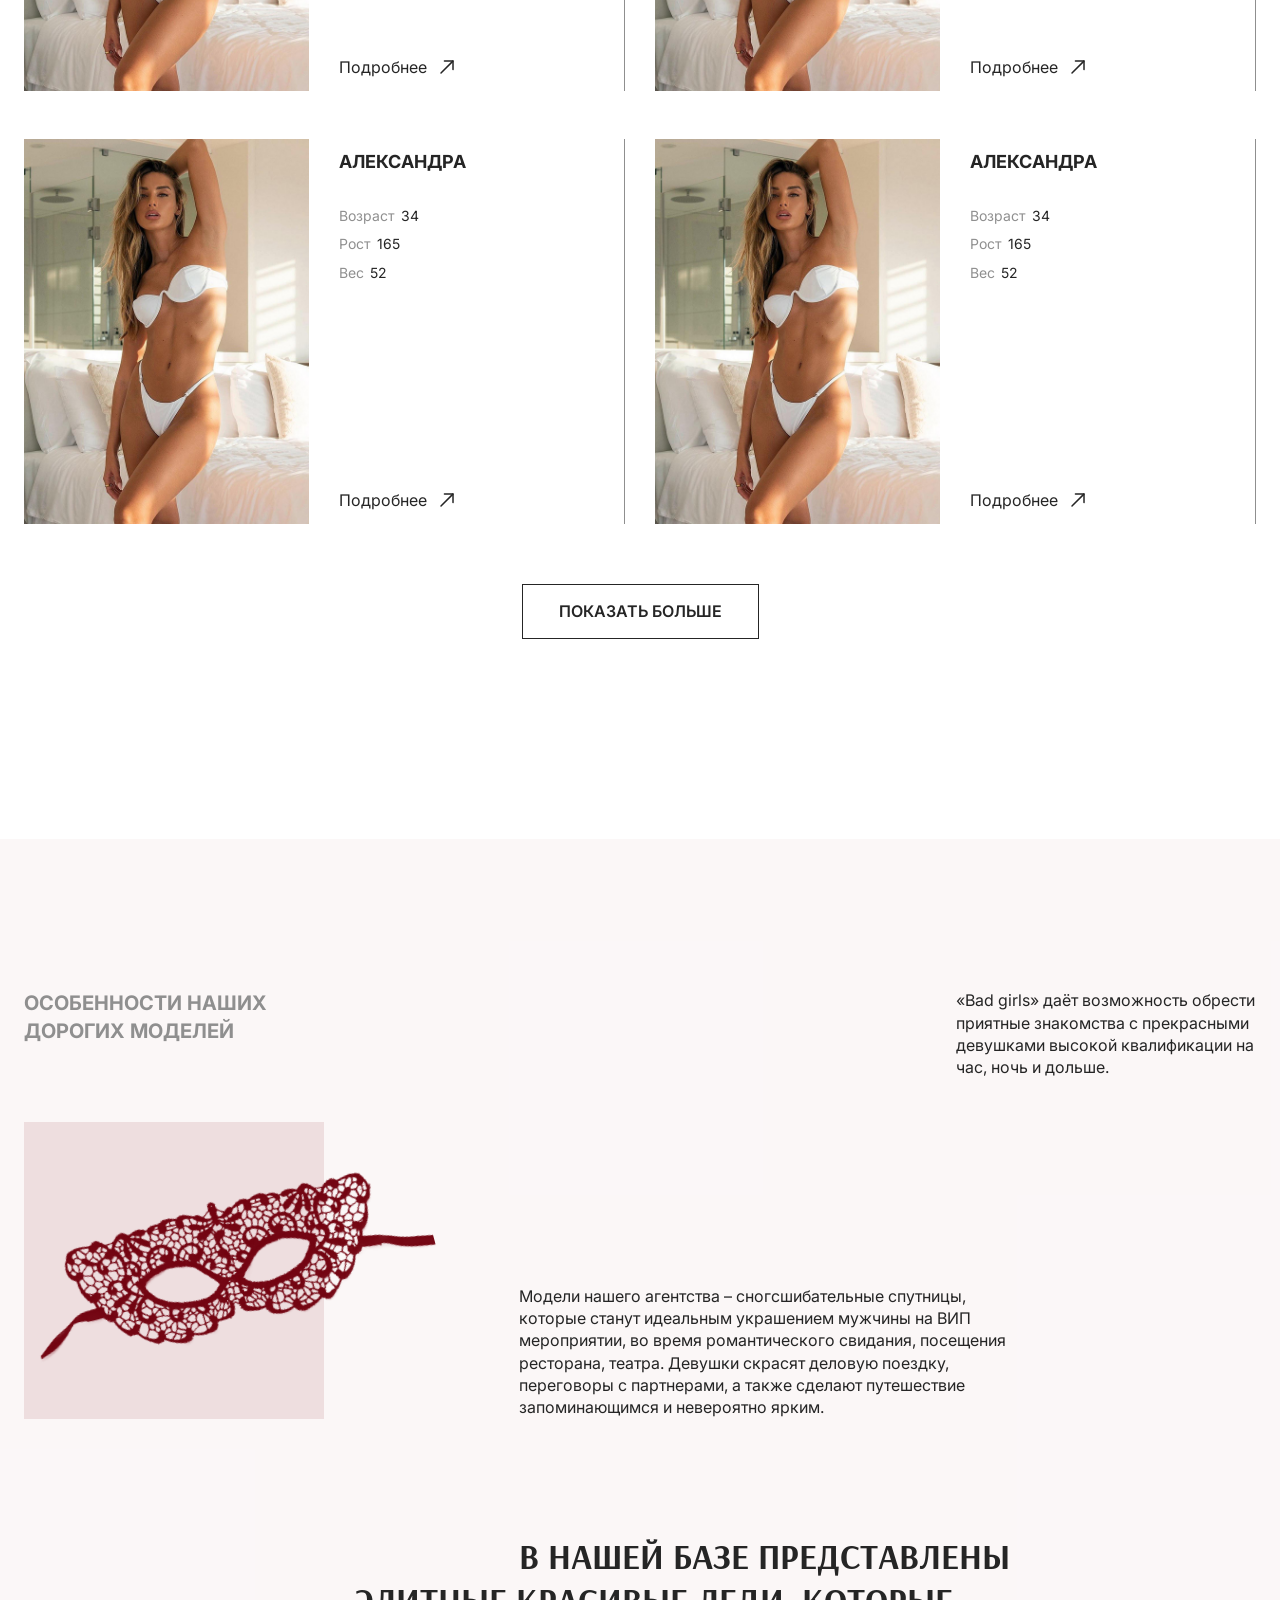
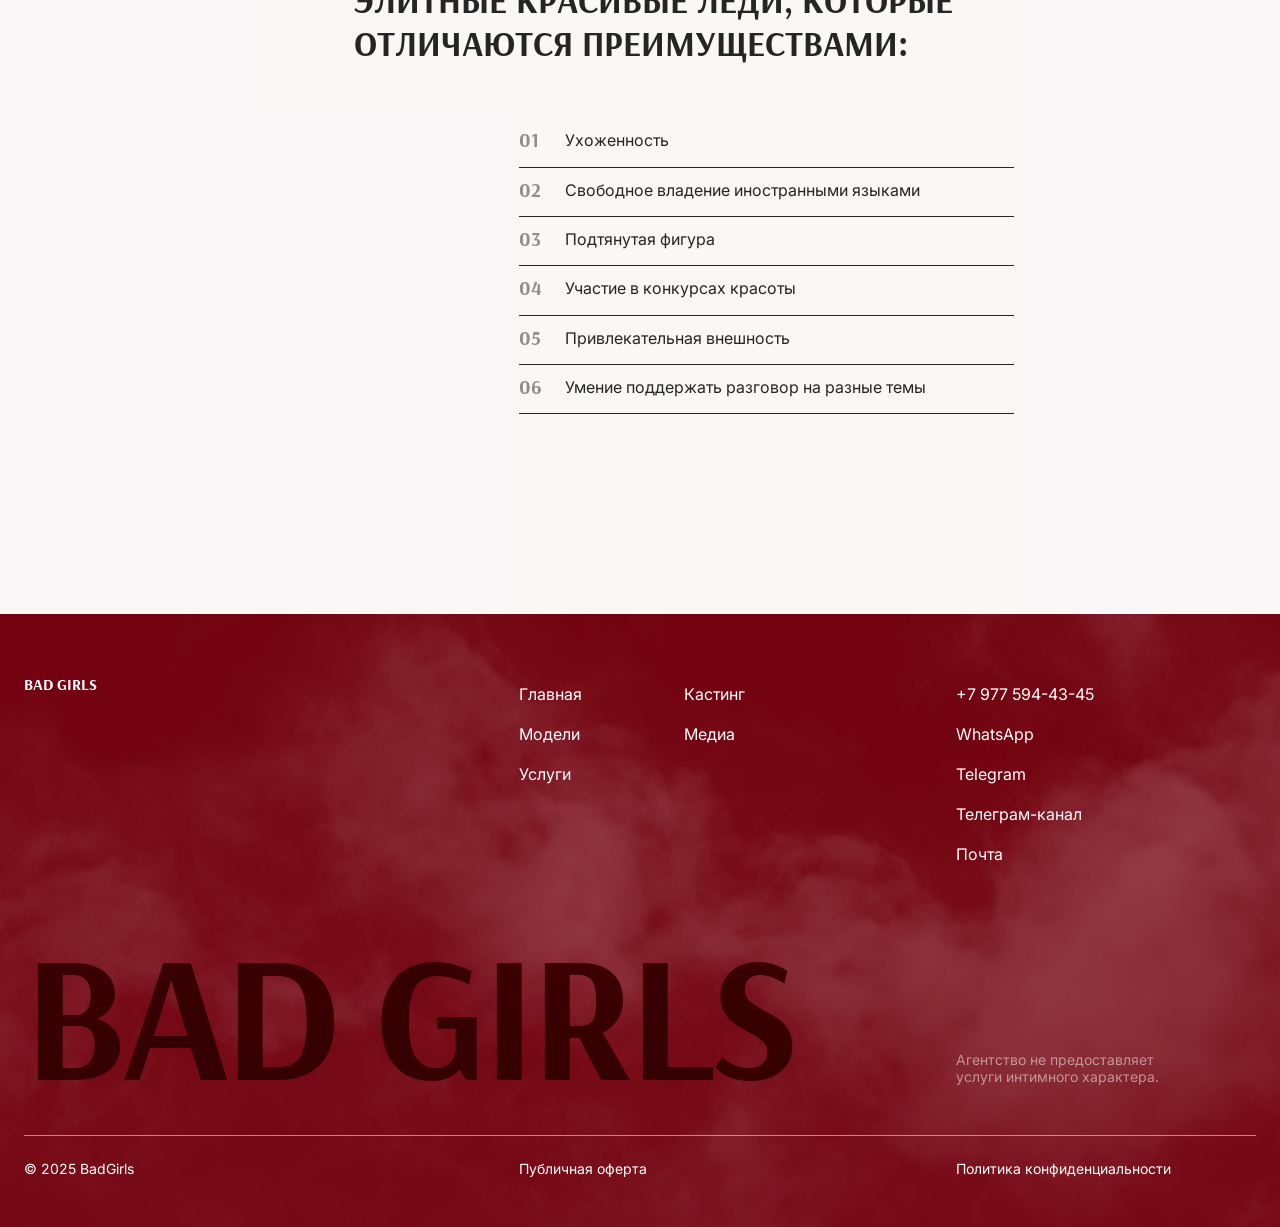
<file: models_category.html>
<!DOCTYPE html>
<html lang="ru">
	<head>
		<meta http-equiv="Content-Type" content="text/html; charset=utf-8">

		<!-- Adapting the page for mobile devices -->
		<meta name="viewport" content="width=device-width, initial-scale=1, maximum-scale=1">

		<!-- Prohibition of phone number recognition -->
		<meta name="format-detection" content="telephone=no">
		<meta name="SKYPE_TOOLBAR" content ="SKYPE_TOOLBAR_PARSER_COMPATIBLE">

		<!-- Page title -->
		<title>Заголовок страницы</title>

		<!-- Meta description -->
		<meta name="description" content="">

		<!-- Meta Keywords -->
		<meta name="keywords" content="">

		<!-- Changing the color of the mobile browser panel -->
		<meta name="msapplication-TileColor" content="#252525">
		<meta name="theme-color" content="#252525">

		<!-- Connecting fonts from Google -->
		<link rel="preconnect" href="https://fonts.googleapis.com">
		<link rel="preconnect" href="https://fonts.gstatic.com" crossorigin>
		<link href="https://fonts.googleapis.com/css2?family=Arsenal:ital,wght@0,400;0,700;1,400;1,700&family=Inter:ital,opsz,wght@0,14..32,100..900;1,14..32,100..900&display=swap" rel="stylesheet">

		<!-- Connecting style files -->
		<link rel="stylesheet" href="css/swiper-bundle.min.css">
		<link rel="stylesheet" href="css/swiper.css">
		<link rel="stylesheet" href="css/fancybox.css">
		<link rel="stylesheet" href="css/styles.css">

		<link rel="stylesheet" href="css/response_1337.css" media="print, (max-width: 1337px)">
		<link rel="stylesheet" href="css/response_1279.css" media="print, (max-width: 1279px)">
		<link rel="stylesheet" href="css/response_1023.css" media="print, (max-width: 1023px)">
		<link rel="stylesheet" href="css/response_767.css" media="print, (max-width: 767px)">
		<link rel="stylesheet" href="css/response_479.css" media="(max-width: 479px)">
	</head>

	<body>
		<div class="wrap">
			<div class="main">
				<header>
					<div class="cont">
						<a href="/" class="logo">bad girls</a>

						<nav class="menu row">
							<div class="menu_item">
								<a href="/">
									<span>Главная</span>
								</a>
							</div>

							<div class="menu_item">
								<a href="/" class="sub_link">
									<span>Модели</span>
									<svg class="arr"><use xlink:href="images/sprite.svg#ic_arr_ver"></use></svg>
								</a>

								<div class="sub_menu two_cols">
									<div class="col">
										<div><a href="/">Азиатки</a></div>

										<div><a href="/">Блондинки</a></div>

										<div><a href="/">Брюнетки</a></div>

										<div><a href="/">Шатенки</a></div>

										<div><a href="/">Девушки с большой грудью</a></div>

										<div><a href="/">Девушки с маленькой грудью</a></div>

										<div><a href="/">Девушки с средней грудью</a></div>

										<div><a href="/">Девушки с татуировками</a></div>
									</div>

									<div class="col">
										<div><a href="/">Загорелые модели</a></div>

										<div><a href="/">Молодые девушки</a></div>

										<div><a href="/">Пышные девушки</a></div>

										<div><a href="/">Русые девушки</a></div>

										<div><a href="/">Рыжие модели</a></div>


										<div><a href="/">Славянки</a></div>

										<div><a href="/">Стройные девушки</a></div>

										<div><a href="/">Худые девушки</a></div>
									</div>
								</div>
							</div>

							<div class="menu_item">
								<a class="active sub_link">
									<span>Услуги</span>
									<svg class="arr"><use xlink:href="images/sprite.svg#ic_arr_ver"></use></svg>
								</a>

								<div class="sub_menu">
									<div class="col">
										<div><a href="/">Романтические встречи</a></div>

										<div><a href="/">Вечеринки</a></div>

										<div><a href="/">Сопровождение в поездах</a></div>

										<div><a href="/">Сопровождение в рестораны</a></div>

										<div><a href="/">Сопровождение в музеи</a></div>

										<div><a href="/">Сопровождение в театры</a></div>

										<div><a href="/">Модели для тусовки</a></div>

										<div><a href="/">Переводчики модельной внешности</a></div>
									</div>
								</div>
							</div>

							<div class="menu_item">
								<a href="/">
									<span>Кастинг</span>
								</a>
							</div>

							<div class="menu_item">
								<a href="/">
									<span>Контакты</span>
								</a>
							</div>
						</nav>

						<div class="city modal_cont">
							<button class="current_btn mini_modal_btn" data-modal-id="#city_modal">
								<span>Москва</span>
								<svg class="arr"><use xlink:href="images/sprite.svg#ic_arr_ver"></use></svg>
							</button>

							<div class="mini_modal" id="city_modal">
								<div class="col">
									<div><a class="active">Москва</a></div>

									<div><a href="/">Санкт-Петербург</a></div>

									<div><a href="/">Сочи</a></div>

									<div><a href="/">Казань</a></div>

									<div><a href="/">Дубай</a></div>

									<div><a href="/">Лондон</a></div>

									<div><a href="/">Пхукет</a></div>

									<div><a href="/">Бали</a></div>

									<div><a href="/">Стамбул</a></div>
								</div>

								<div>
									<div><a href="/">Астана</a></div>

									<div><a href="/">Алматы</a></div>

									<div><a href="/">Монако</a></div>

									<div><a href="/">Ницца</a></div>

									<div><a href="/">Канны</a></div>

									<div><a href="/">Сантропе</a></div>

									<div><a href="/">Париж</a></div>

									<div><a href="/">Лос Анжелес</a></div>

									<div><a href="/">Нью-Йорк</a></div>
								</div>
							</div>
						</div>

						<div class="langs">
							<a class="active">RU</a>

							<div class="sep">/</div>

							<a href="/">EN</a>
						</div>

						<button class="order_btn modal_btn" data-modal="order_modal">Заказать эскорт</button>

						<button class="mob_menu_btn">
							<svg class="icon"><use xlink:href="images/sprite.svg#ic_menu"></use></svg>

							<svg class="icon"><use xlink:href="images/sprite.svg#ic_menu_close"></use></svg>
						</button>
					</div>
				</header>


				<section class="mob_menu">
					<div class="frame">
						<div class="scroll">
							<div class="menu">
								<div><a href="/">
									<span>Главная</span>
								</a></div>

								<div><a href="#" class="sub_link" data-sub-menu="1">
									<span>Модели</span>
									<svg class="icon"><use xlink:href="images/sprite.svg#ic_arr_hor"></use></svg>
								</a></div>

								<div><a href="#" class="sub_link" data-sub-menu="2">
									<span>Услуги</span>
									<svg class="icon"><use xlink:href="images/sprite.svg#ic_arr_hor"></use></svg>
								</a></div>

								<div><a href="/">
									<span>Кастинг</span>
								</a></div>

								<div><a href="/">
									<span>Контакты</span>
								</a></div>
							</div>

							<div class="langs">
								<a class="active">RU</a>

								<div class="sep">/</div>

								<a href="/">EN</a>
							</div>

							<button class="order_btn modal_btn" data-modal="order_modal">Заказать эскорт</button>
						</div>
					</div>

					<div class="frame sub_menu sub_menu1">
						<div class="scroll">
							<div class="back">
								<button class="btn">
									<svg class="icon"><use xlink:href="images/sprite.svg#ic_arr_hor"></use></svg>
									<span>Модели</span>
								</button>
							</div>

							<div class="items">
								<div><a href="/">Азиатки</a></div>

								<div><a href="/">Блондинки</a></div>

								<div><a href="/">Брюнетки</a></div>

								<div><a href="/">Шатенки</a></div>

								<div><a href="/">Девушки с большой грудью</a></div>

								<div><a href="/">Девушки с маленькой грудью</a></div>

								<div><a href="/">Девушки с средней грудью</a></div>

								<div><a href="/">Девушки с татуировками</a></div>

								<div><a href="/">Загорелые модели</a></div>

								<div><a href="/">Молодые девушки</a></div>

								<div><a href="/">Пышные девушки</a></div>

								<div><a href="/">Русые девушки</a></div>

								<div><a href="/">Девушки с большой грудью</a></div>
							</div>
						</div>
					</div>
				</section>


				<section class="page_head">
					<div class="cont">
						<div class="breadcrumbs">
							<a href="/">
								<svg class="icon"><use xlink:href="images/sprite.svg#ic_home"></use></svg>
								<span>Главная</span>
							</a>

							<svg class="sep"><use xlink:href="images/sprite.svg#ic_arrow_hor"></use></svg>

							<a href="/">Модели</a>

							<svg class="sep"><use xlink:href="images/sprite.svg#ic_arrow_hor"></use></svg>

							<span class="current">Азиатки</span>
						</div>

						<div class="row">
							<h1 class="page_title">Азиатки</h1>

							<div class="page_desc">
								<p>Азиатки в Москве становятся всё более популярными среди джентльменов, которые ищут что‑то особенное и уникальное. Часто бывает трудно найти компанию, которая сочетается с вашим стилем и ожиданиями, особенно в большом городе. Эскорт азиатки решают эту задачу благодаря своему уникальному стилю и изысканности. Сайт позволяет заказать азиатскую девушку для сопровождения и гарантирует высокое качество взаимодействия. Каждая встреча с элитными азиатскими эскортницами становится запоминающимся опытом, который оставляет прекрасные воспоминания.</p>
							</div>
						</div>
					</div>
				</section>


				<section class="models block pad_top">
					<div class="cont">
						<div class="grid_row">
							<div class="model">
								<picture class="thumb">
									<img src="images/tmp/model_thumb.jpg" alt="" loading="lazy">
								</picture>

								<div class="info">
									<div class="name">Александра</div>

									<div class="features">
										<div>
											<div class="label">Возраст</div>
											<div class="val">34</div>
										</div>

										<div>
											<div class="label">Рост</div>
											<div class="val">165</div>
										</div>

										<div>
											<div class="label">Вес</div>
											<div class="val">52</div>
										</div>
									</div>

									<div class="link">
										<a href="/">
											<span>Подробнее</span>
											<svg class="icon"><use xlink:href="images/sprite.svg#ic_arrow_link"></use></svg>
										</a>
									</div>
								</div>
							</div>

							<div class="model">
								<picture class="thumb">
									<img src="images/tmp/model_thumb.jpg" alt="" loading="lazy">
								</picture>

								<div class="info">
									<div class="name">Александра</div>

									<div class="features">
										<div>
											<div class="label">Возраст</div>
											<div class="val">34</div>
										</div>

										<div>
											<div class="label">Рост</div>
											<div class="val">165</div>
										</div>

										<div>
											<div class="label">Вес</div>
											<div class="val">52</div>
										</div>
									</div>

									<div class="link">
										<a href="/">
											<span>Подробнее</span>
											<svg class="icon"><use xlink:href="images/sprite.svg#ic_arrow_link"></use></svg>
										</a>
									</div>
								</div>
							</div>

							<div class="model">
								<picture class="thumb">
									<img src="images/tmp/model_thumb.jpg" alt="" loading="lazy">
								</picture>

								<div class="info">
									<div class="name">Александра</div>

									<div class="features">
										<div>
											<div class="label">Возраст</div>
											<div class="val">34</div>
										</div>

										<div>
											<div class="label">Рост</div>
											<div class="val">165</div>
										</div>

										<div>
											<div class="label">Вес</div>
											<div class="val">52</div>
										</div>
									</div>

									<div class="link">
										<a href="/">
											<span>Подробнее</span>
											<svg class="icon"><use xlink:href="images/sprite.svg#ic_arrow_link"></use></svg>
										</a>
									</div>
								</div>
							</div>

							<div class="model">
								<picture class="thumb">
									<img src="images/tmp/model_thumb.jpg" alt="" loading="lazy">
								</picture>

								<div class="info">
									<div class="name">Александра</div>

									<div class="features">
										<div>
											<div class="label">Возраст</div>
											<div class="val">34</div>
										</div>

										<div>
											<div class="label">Рост</div>
											<div class="val">165</div>
										</div>

										<div>
											<div class="label">Вес</div>
											<div class="val">52</div>
										</div>
									</div>

									<div class="link">
										<a href="/">
											<span>Подробнее</span>
											<svg class="icon"><use xlink:href="images/sprite.svg#ic_arrow_link"></use></svg>
										</a>
									</div>
								</div>
							</div>

							<div class="model">
								<picture class="thumb">
									<img src="images/tmp/model_thumb.jpg" alt="" loading="lazy">
								</picture>

								<div class="info">
									<div class="name">Александра</div>

									<div class="features">
										<div>
											<div class="label">Возраст</div>
											<div class="val">34</div>
										</div>

										<div>
											<div class="label">Рост</div>
											<div class="val">165</div>
										</div>

										<div>
											<div class="label">Вес</div>
											<div class="val">52</div>
										</div>
									</div>

									<div class="link">
										<a href="/">
											<span>Подробнее</span>
											<svg class="icon"><use xlink:href="images/sprite.svg#ic_arrow_link"></use></svg>
										</a>
									</div>
								</div>
							</div>

							<div class="model">
								<picture class="thumb">
									<img src="images/tmp/model_thumb.jpg" alt="" loading="lazy">
								</picture>

								<div class="info">
									<div class="name">Александра</div>

									<div class="features">
										<div>
											<div class="label">Возраст</div>
											<div class="val">34</div>
										</div>

										<div>
											<div class="label">Рост</div>
											<div class="val">165</div>
										</div>

										<div>
											<div class="label">Вес</div>
											<div class="val">52</div>
										</div>
									</div>

									<div class="link">
										<a href="/">
											<span>Подробнее</span>
											<svg class="icon"><use xlink:href="images/sprite.svg#ic_arrow_link"></use></svg>
										</a>
									</div>
								</div>
							</div>

							<div class="model">
								<picture class="thumb">
									<img src="images/tmp/model_thumb.jpg" alt="" loading="lazy">
								</picture>

								<div class="info">
									<div class="name">Александра</div>

									<div class="features">
										<div>
											<div class="label">Возраст</div>
											<div class="val">34</div>
										</div>

										<div>
											<div class="label">Рост</div>
											<div class="val">165</div>
										</div>

										<div>
											<div class="label">Вес</div>
											<div class="val">52</div>
										</div>
									</div>

									<div class="link">
										<a href="/">
											<span>Подробнее</span>
											<svg class="icon"><use xlink:href="images/sprite.svg#ic_arrow_link"></use></svg>
										</a>
									</div>
								</div>
							</div>

							<div class="model">
								<picture class="thumb">
									<img src="images/tmp/model_thumb.jpg" alt="" loading="lazy">
								</picture>

								<div class="info">
									<div class="name">Александра</div>

									<div class="features">
										<div>
											<div class="label">Возраст</div>
											<div class="val">34</div>
										</div>

										<div>
											<div class="label">Рост</div>
											<div class="val">165</div>
										</div>

										<div>
											<div class="label">Вес</div>
											<div class="val">52</div>
										</div>
									</div>

									<div class="link">
										<a href="/">
											<span>Подробнее</span>
											<svg class="icon"><use xlink:href="images/sprite.svg#ic_arrow_link"></use></svg>
										</a>
									</div>
								</div>
							</div>
						</div>

						<div class="more_btn">
							<button class="btn">Показать больше</button>
						</div>
					</div>
				</section>


				<section class="peculiarities block bg_block no_m">
					<div class="cont">
						<div class="head">
							<div class="title">Особенности наших дорогих моделей</div>

							<div class="desc">«Bad girls» даёт возможность обрести приятные знакомства с прекрасными девушками высокой квалификации на час, ночь и дольше.</div>
						</div>

						<div class="info">
							<picture class="image">
								<img src="images/peculiarities_img.png" alt="" loading="lazy">
							</picture>

							<div class="desc">Модели нашего агентства – сногсшибательные спутницы, которые станут идеальным украшением мужчины на ВИП мероприятии, во время романтического свидания, посещения ресторана, театра. Девушки скрасят деловую поездку, переговоры с партнерами, а также сделают путешествие запоминающимся и невероятно ярким.</div>
						</div>

						<div class="advantages">
							<div class="data">
								<div class="block_head">
									<div class="title"><span>В нашей базе представлены</span> элитные красивые леди, которые отличаются преимуществами:</div>
								</div>

								<div class="items">
									<div class="item">Ухоженность</div>
									<div class="item">Свободное владение иностранными языками</div>
									<div class="item">Подтянутая фигура</div>
									<div class="item">Участие в конкурсах красоты</div>
									<div class="item">Привлекательная внешность</div>
									<div class="item">Умение поддержать разговор на разные темы</div>
								</div>
							</div>
						</div>
					</div>
				</section>
			</div>


			<footer>
				<div class="cont">
					<div class="row">
						<a href="/" class="logo">bad girls</a>

						<div class="menu">
							<div>
								<div><a href="/">Главная</a></div>

								<div><a href="/">Модели</a></div>

								<div><a href="/">Услуги</a></div>
							</div>

							<div>
								<div><a href="/">Кастинг</a></div>

								<div><a href="/">Медиа</a></div>
							</div>
						</div>

						<div class="contacts">
							<div><a href="tel:+7 977 594-43-45">+7 977 594-43-45</a></div>

							<div><a href="/">WhatsApp</a></div>

							<div><a href="/">Telegram</a></div>

							<div><a href="/">Телеграм-канал</a></div>

							<div><a href="mailto:">Почта</a></div>
						</div>
					</div>

					<div class="row">
						<div class="name">bad girls</div>

						<div class="desc">Агентство не предоставляет услуги интимного характера.</div>
					</div>

					<div class="bottom">
						<div class="copyright">&copy; 2025 BadGirls</div>

						<div class="public_offer_link">
							<a href="/">Публичная оферта</a>
						</div>

						<div class="privacy_policy_link">
							<a href="/">Политика конфиденциальности</a>
						</div>
					</div>
				</div>

				<picture class="bg">
					<img src="images/bg_footer.jpg" alt="" loading="lazy" class="cover">
				</picture>
			</footer>
		</div>


		<section class="cookie_modal">
			<button class="close_btn">
				<svg class="icon"><use xlink:href="images/sprite.svg#ic_close"></use></svg>
			</button>

			<div class="desc">На сайте используются файлы cookies. Продолжая использование сайта, вы соглашаетесь с этим. Подробности об обработке ваших данных — в <a href="/" target="_blank">политике использования файлов cookie</a>.</div>

			<button class="btn">Соглашаюсь</button>
		</section>


		<section class="modal" id="order_modal">
			<div class="modal_title">Заказать эскорт</div>

			<div class="steps">
				<div class="step">
					<div class="name">Уточните свои предпочтения</div>

					<div class="desc">Выберите услугу, которая вам подходит, и наш менеджер поможет подобрать оптимальную модель с учётом ваших пожеланий. Для новых клиентов подбор осуществляется на условиях предоплаты.</div>
				</div>

				<div class="step">
					<div class="name">Испытайте приятные эмоции</div>

					<div class="desc">После согласования всех деталей мы организуем встречу с девушкой в удобное для вас время.</div>
				</div>
			</div>

			<div class="links">
				<a href="/" target="_blank" rel="noopener nofollow">Перейти в telegram</a>

				<a href="/" target="_blank" rel="noopener nofollow">Перейти в whatsapp</a>
			</div>
		</section>


		<!-- Connecting javascript files -->
		<script src="js/jquery-3.7.1.min.js"></script>
		<script src="js/functions.js"></script>
		<script src="js/swiper-bundle.min.js"></script>
		<script src="js/fancybox.js"></script>
		<script src="js/imask.js"></script>
		<script src="js/scripts.js"></script>
	</body>
</html>
</file>
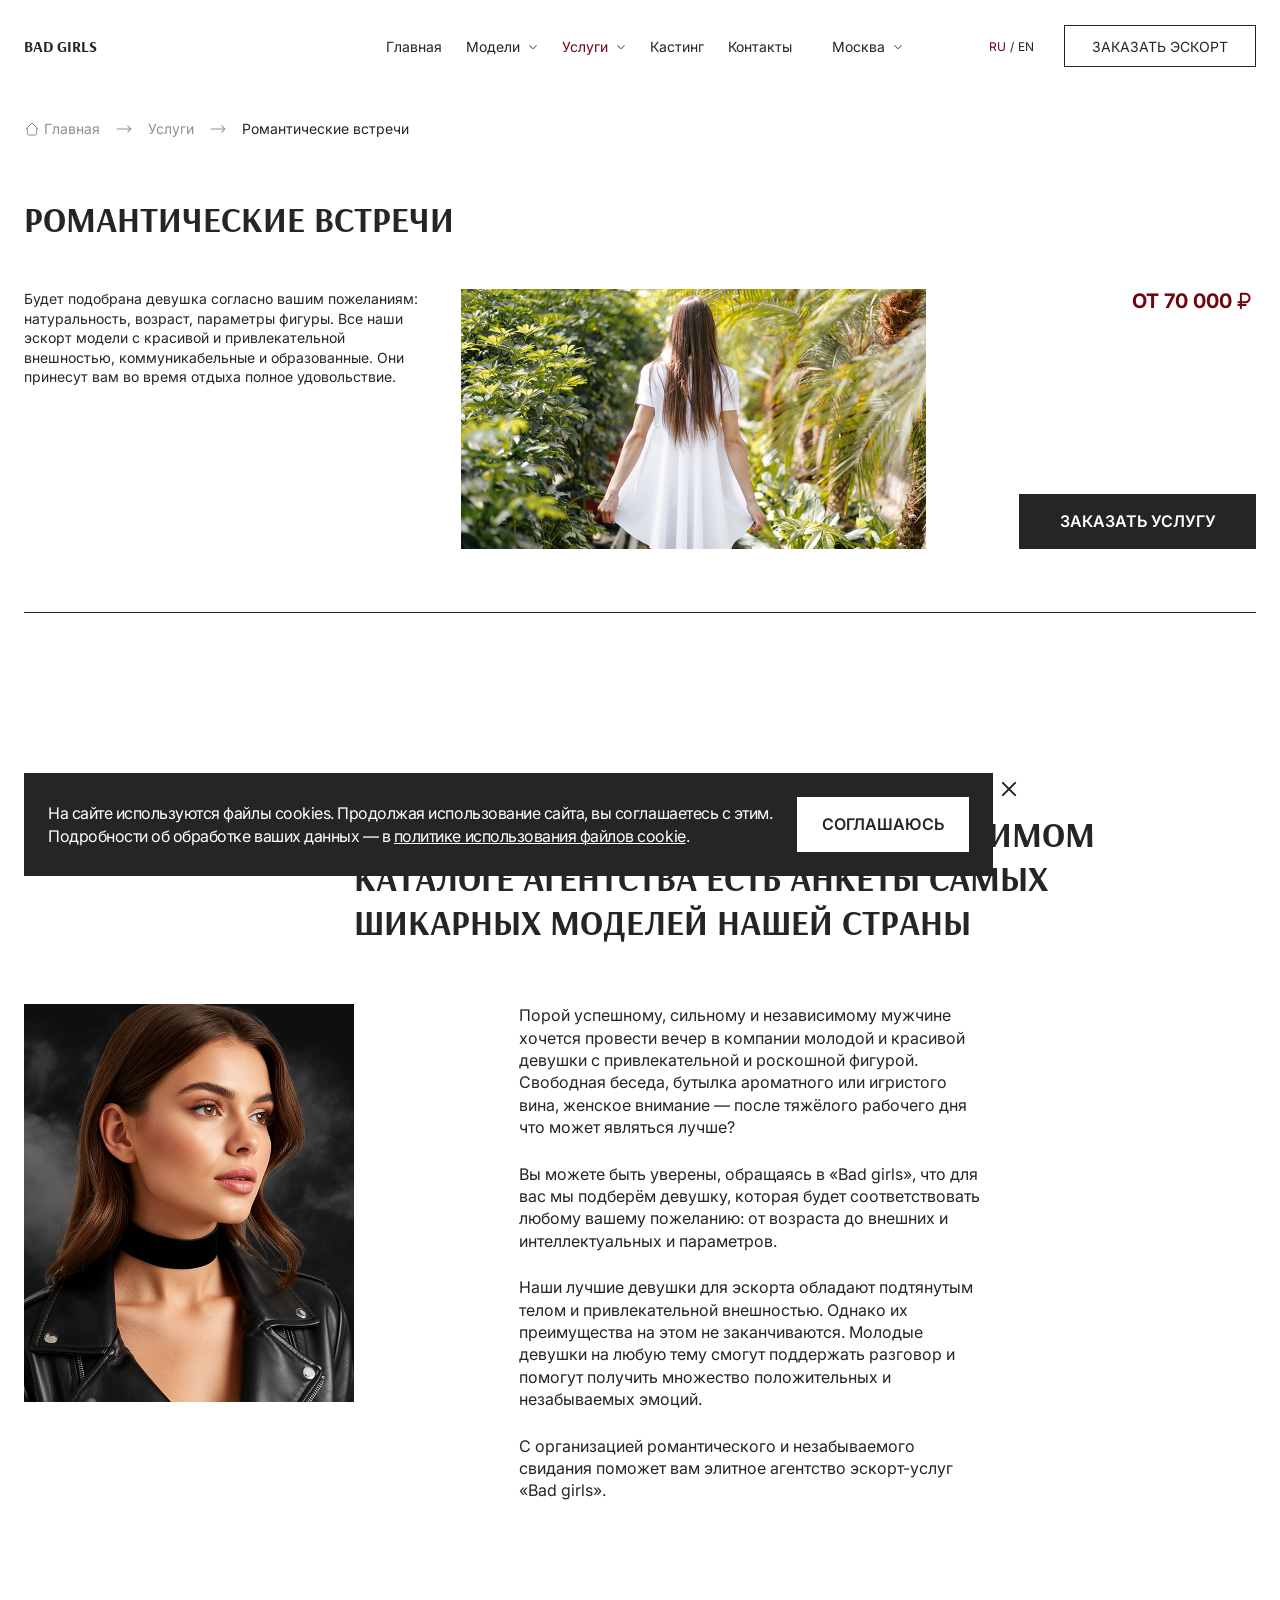
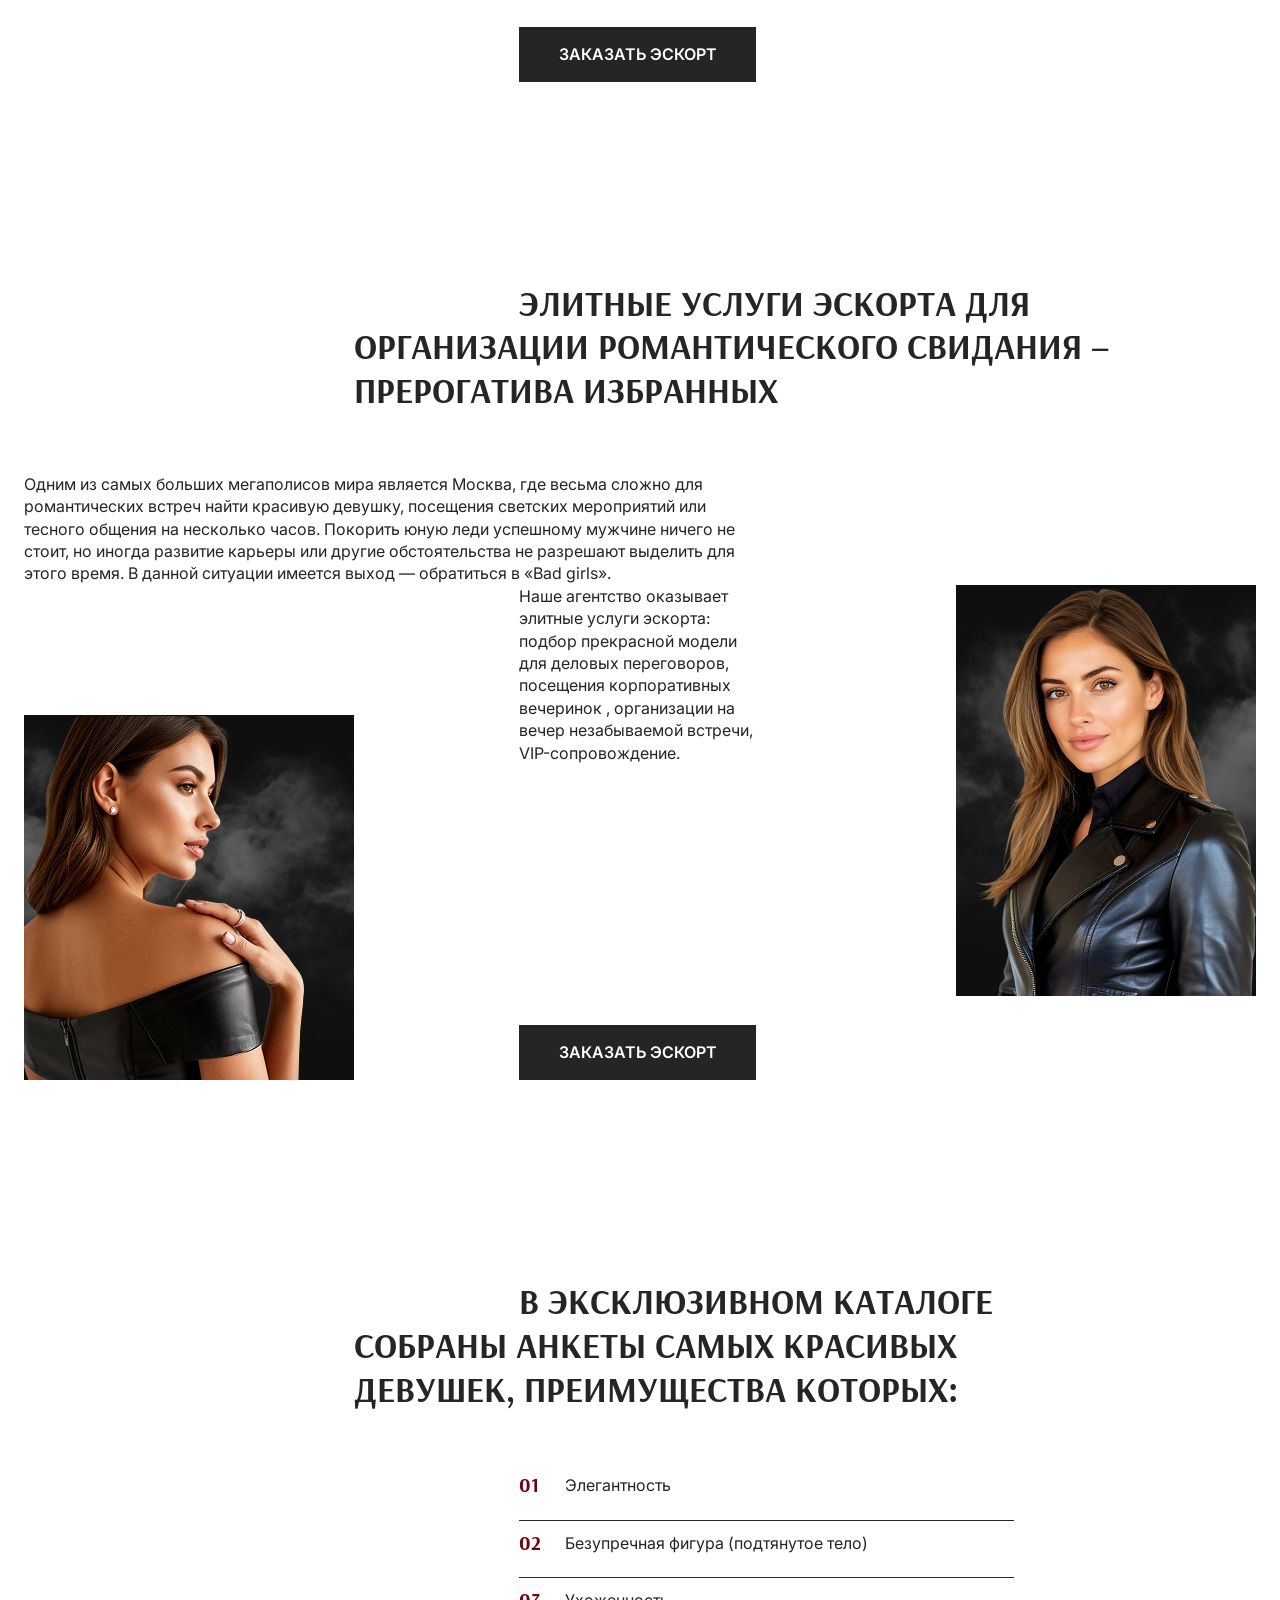
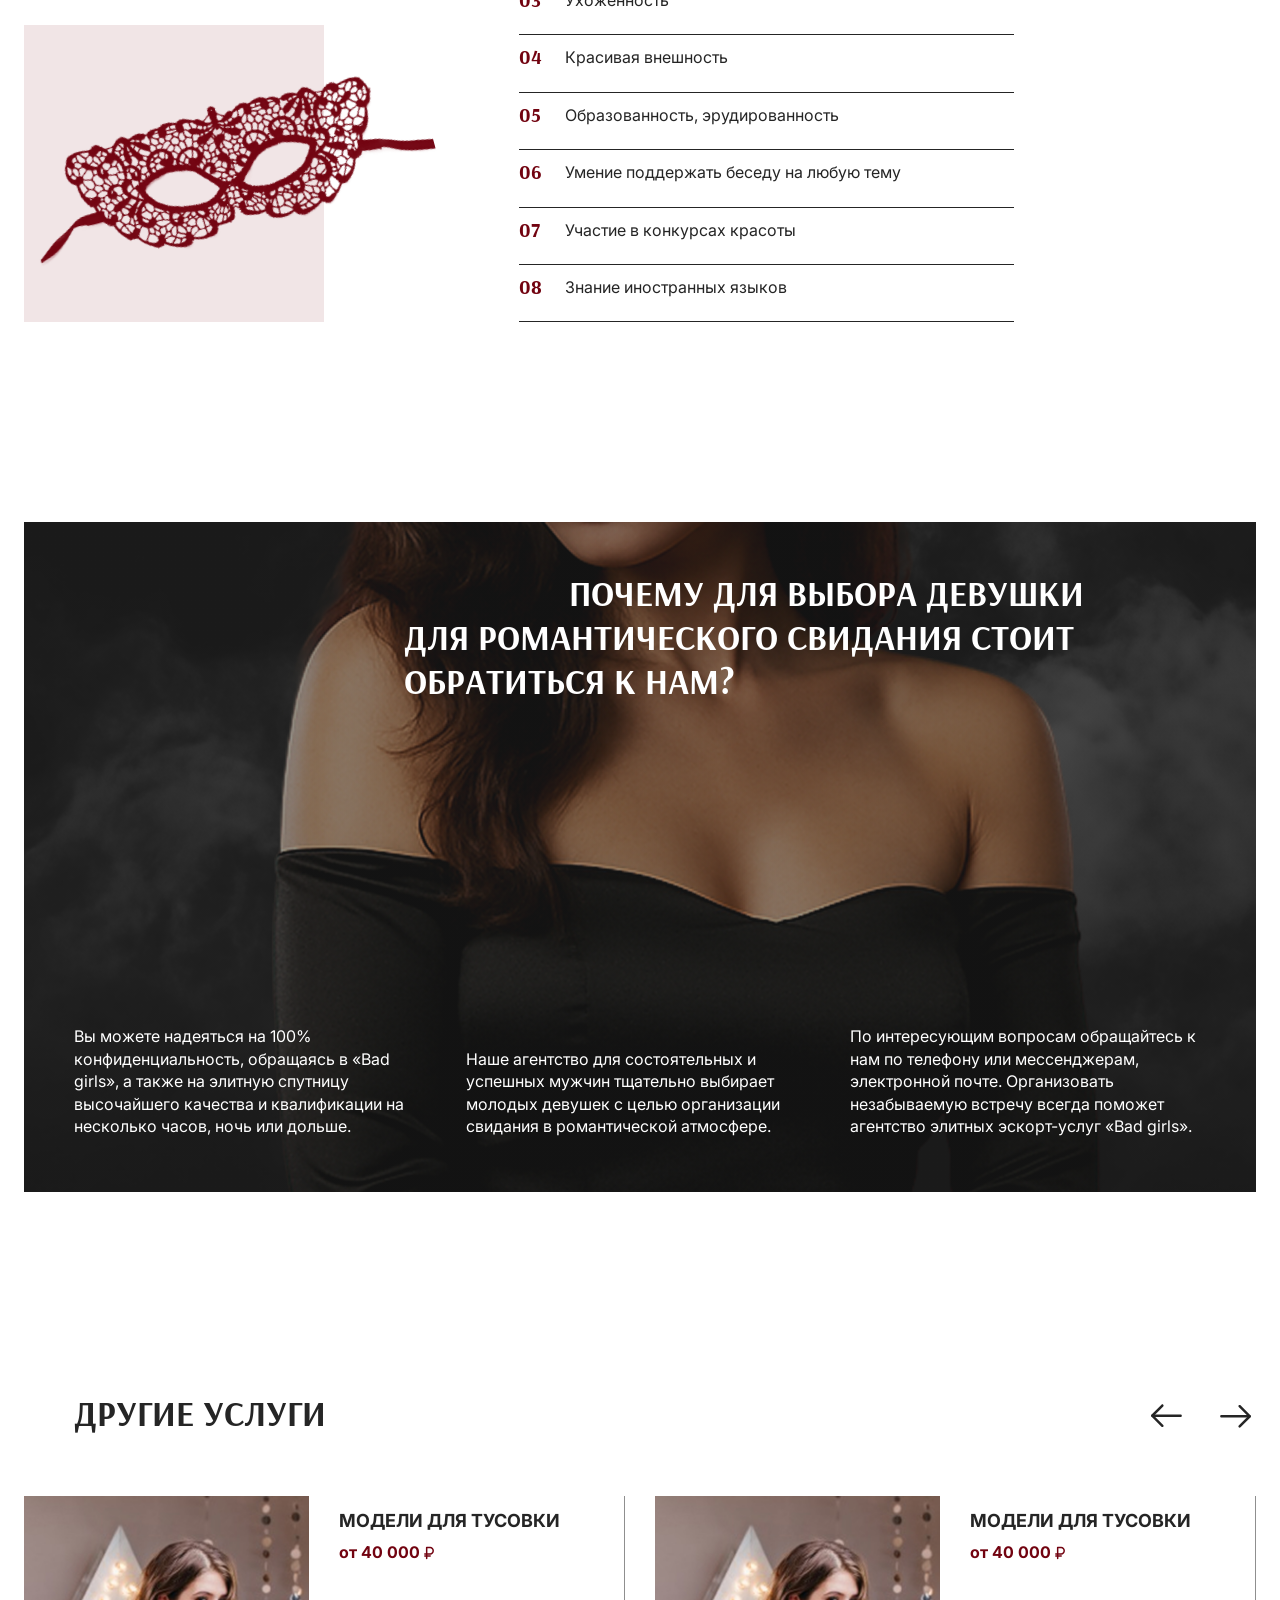
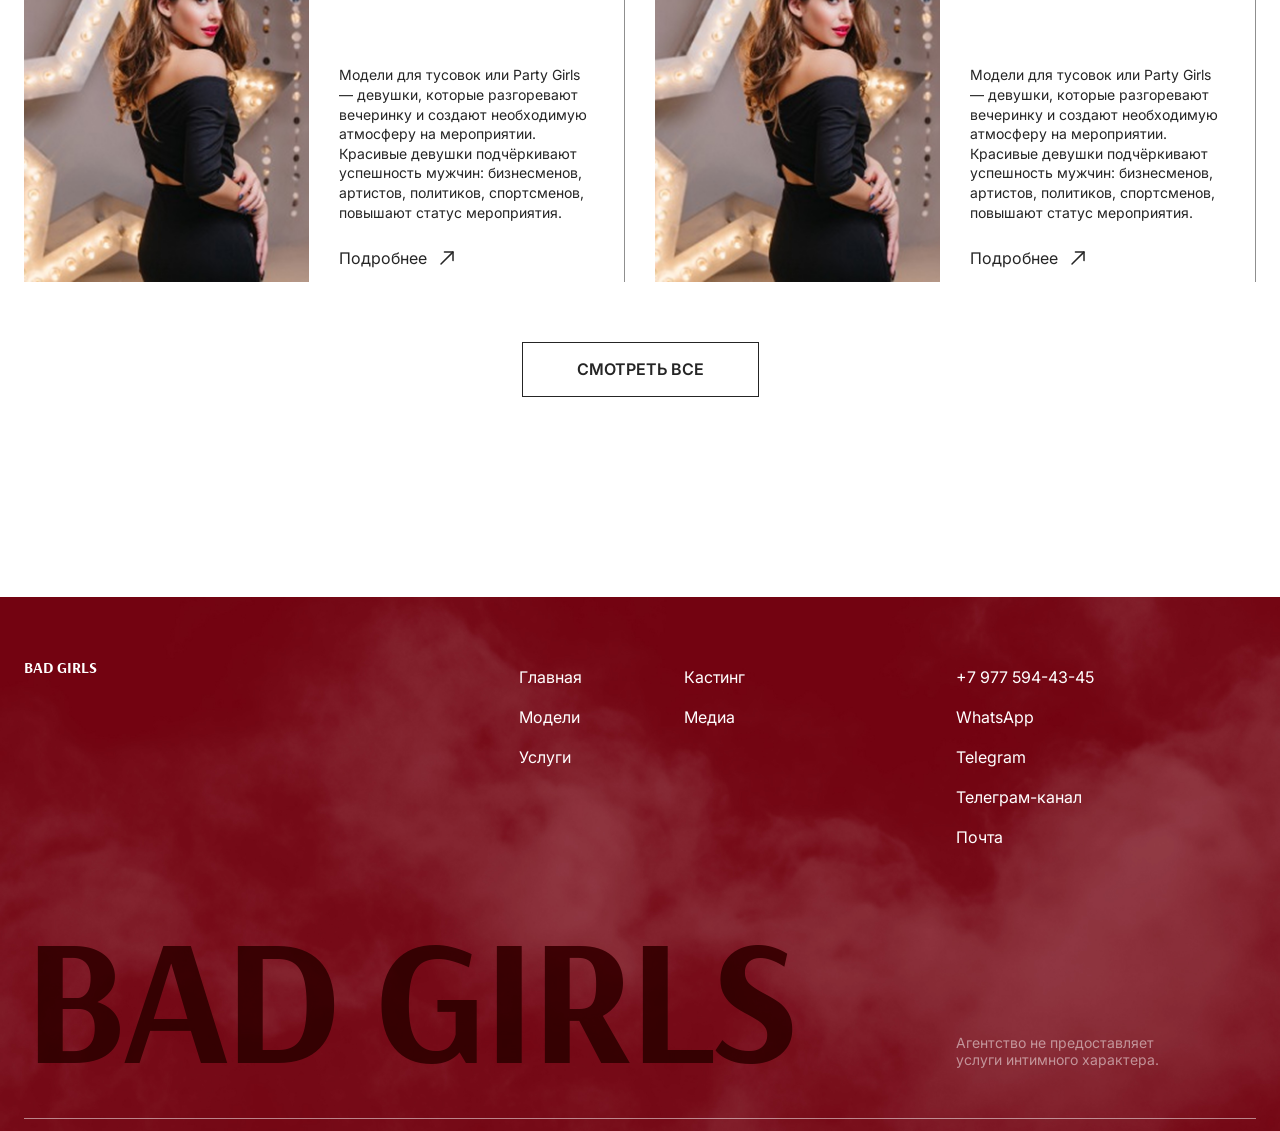
<file: service.html>
<!DOCTYPE html>
<html lang="ru">
	<head>
		<meta http-equiv="Content-Type" content="text/html; charset=utf-8">

		<!-- Adapting the page for mobile devices -->
		<meta name="viewport" content="width=device-width, initial-scale=1, maximum-scale=1">

		<!-- Prohibition of phone number recognition -->
		<meta name="format-detection" content="telephone=no">
		<meta name="SKYPE_TOOLBAR" content ="SKYPE_TOOLBAR_PARSER_COMPATIBLE">

		<!-- Page title -->
		<title>Заголовок страницы</title>

		<!-- Meta description -->
		<meta name="description" content="">

		<!-- Meta Keywords -->
		<meta name="keywords" content="">

		<!-- Changing the color of the mobile browser panel -->
		<meta name="msapplication-TileColor" content="#252525">
		<meta name="theme-color" content="#252525">

		<!-- Connecting fonts from Google -->
		<link rel="preconnect" href="https://fonts.googleapis.com">
		<link rel="preconnect" href="https://fonts.gstatic.com" crossorigin>
		<link href="https://fonts.googleapis.com/css2?family=Arsenal:ital,wght@0,400;0,700;1,400;1,700&family=Inter:ital,opsz,wght@0,14..32,100..900;1,14..32,100..900&display=swap" rel="stylesheet">

		<!-- Connecting style files -->
		<link rel="stylesheet" href="css/swiper-bundle.min.css">
		<link rel="stylesheet" href="css/swiper.css">
		<link rel="stylesheet" href="css/fancybox.css">
		<link rel="stylesheet" href="css/styles.css">

		<link rel="stylesheet" href="css/response_1337.css" media="print, (max-width: 1337px)">
		<link rel="stylesheet" href="css/response_1279.css" media="print, (max-width: 1279px)">
		<link rel="stylesheet" href="css/response_1023.css" media="print, (max-width: 1023px)">
		<link rel="stylesheet" href="css/response_767.css" media="print, (max-width: 767px)">
		<link rel="stylesheet" href="css/response_479.css" media="(max-width: 479px)">
	</head>

	<body>
		<div class="wrap">
			<div class="main">
				<header>
					<div class="cont">
						<a href="/" class="logo">bad girls</a>

						<nav class="menu row">
							<div class="menu_item">
								<a href="/">
									<span>Главная</span>
								</a>
							</div>

							<div class="menu_item">
								<a href="/" class="sub_link">
									<span>Модели</span>
									<svg class="arr"><use xlink:href="images/sprite.svg#ic_arr_ver"></use></svg>
								</a>

								<div class="sub_menu two_cols">
									<div class="col">
										<div><a href="/">Азиатки</a></div>

										<div><a href="/">Блондинки</a></div>

										<div><a href="/">Брюнетки</a></div>

										<div><a href="/">Шатенки</a></div>

										<div><a href="/">Девушки с большой грудью</a></div>

										<div><a href="/">Девушки с маленькой грудью</a></div>

										<div><a href="/">Девушки с средней грудью</a></div>

										<div><a href="/">Девушки с татуировками</a></div>
									</div>

									<div class="col">
										<div><a href="/">Загорелые модели</a></div>

										<div><a href="/">Молодые девушки</a></div>

										<div><a href="/">Пышные девушки</a></div>

										<div><a href="/">Русые девушки</a></div>

										<div><a href="/">Рыжие модели</a></div>


										<div><a href="/">Славянки</a></div>

										<div><a href="/">Стройные девушки</a></div>

										<div><a href="/">Худые девушки</a></div>
									</div>
								</div>
							</div>

							<div class="menu_item">
								<a href="/" class="active sub_link">
									<span>Услуги</span>
									<svg class="arr"><use xlink:href="images/sprite.svg#ic_arr_ver"></use></svg>
								</a>

								<div class="sub_menu">
									<div class="col">
										<div><a href="/">Романтические встречи</a></div>

										<div><a href="/">Вечеринки</a></div>

										<div><a href="/">Сопровождение в поездах</a></div>

										<div><a href="/">Сопровождение в рестораны</a></div>

										<div><a href="/">Сопровождение в музеи</a></div>

										<div><a href="/">Сопровождение в театры</a></div>

										<div><a href="/">Модели для тусовки</a></div>

										<div><a href="/">Переводчики модельной внешности</a></div>
									</div>
								</div>
							</div>

							<div class="menu_item">
								<a href="/">
									<span>Кастинг</span>
								</a>
							</div>

							<div class="menu_item">
								<a href="/">
									<span>Контакты</span>
								</a>
							</div>
						</nav>

						<div class="city modal_cont">
							<button class="current_btn mini_modal_btn" data-modal-id="#city_modal">
								<span>Москва</span>
								<svg class="arr"><use xlink:href="images/sprite.svg#ic_arr_ver"></use></svg>
							</button>

							<div class="mini_modal" id="city_modal">
								<div class="col">
									<div><a class="active">Москва</a></div>

									<div><a href="/">Санкт-Петербург</a></div>

									<div><a href="/">Сочи</a></div>

									<div><a href="/">Казань</a></div>

									<div><a href="/">Дубай</a></div>

									<div><a href="/">Лондон</a></div>

									<div><a href="/">Пхукет</a></div>

									<div><a href="/">Бали</a></div>

									<div><a href="/">Стамбул</a></div>
								</div>

								<div>
									<div><a href="/">Астана</a></div>

									<div><a href="/">Алматы</a></div>

									<div><a href="/">Монако</a></div>

									<div><a href="/">Ницца</a></div>

									<div><a href="/">Канны</a></div>

									<div><a href="/">Сантропе</a></div>

									<div><a href="/">Париж</a></div>

									<div><a href="/">Лос Анжелес</a></div>

									<div><a href="/">Нью-Йорк</a></div>
								</div>
							</div>
						</div>

						<div class="langs">
							<a class="active">RU</a>

							<div class="sep">/</div>

							<a href="/">EN</a>
						</div>

						<button class="order_btn modal_btn" data-modal="order_modal">Заказать эскорт</button>

						<button class="mob_menu_btn">
							<svg class="icon"><use xlink:href="images/sprite.svg#ic_menu"></use></svg>

							<svg class="icon"><use xlink:href="images/sprite.svg#ic_menu_close"></use></svg>
						</button>
					</div>
				</header>


				<section class="mob_menu">
					<div class="frame">
						<div class="scroll">
							<div class="menu">
								<div><a href="/">
									<span>Главная</span>
								</a></div>

								<div><a href="#" class="sub_link" data-sub-menu="1">
									<span>Модели</span>
									<svg class="icon"><use xlink:href="images/sprite.svg#ic_arr_hor"></use></svg>
								</a></div>

								<div><a href="#" class="sub_link" data-sub-menu="2">
									<span>Услуги</span>
									<svg class="icon"><use xlink:href="images/sprite.svg#ic_arr_hor"></use></svg>
								</a></div>

								<div><a href="/">
									<span>Кастинг</span>
								</a></div>

								<div><a href="/">
									<span>Контакты</span>
								</a></div>
							</div>

							<div class="langs">
								<a class="active">RU</a>

								<div class="sep">/</div>

								<a href="/">EN</a>
							</div>

							<button class="order_btn modal_btn" data-modal="order_modal">Заказать эскорт</button>
						</div>
					</div>

					<div class="frame sub_menu sub_menu1">
						<div class="scroll">
							<div class="back">
								<button class="btn">
									<svg class="icon"><use xlink:href="images/sprite.svg#ic_arr_hor"></use></svg>
									<span>Модели</span>
								</button>
							</div>

							<div class="items">
								<div><a href="/">Азиатки</a></div>

								<div><a href="/">Блондинки</a></div>

								<div><a href="/">Брюнетки</a></div>

								<div><a href="/">Шатенки</a></div>

								<div><a href="/">Девушки с большой грудью</a></div>

								<div><a href="/">Девушки с маленькой грудью</a></div>

								<div><a href="/">Девушки с средней грудью</a></div>

								<div><a href="/">Девушки с татуировками</a></div>

								<div><a href="/">Загорелые модели</a></div>

								<div><a href="/">Молодые девушки</a></div>

								<div><a href="/">Пышные девушки</a></div>

								<div><a href="/">Русые девушки</a></div>

								<div><a href="/">Девушки с большой грудью</a></div>
							</div>
						</div>
					</div>
				</section>


				<section class="page_head">
					<div class="cont">
						<div class="breadcrumbs">
							<a href="/">
								<svg class="icon"><use xlink:href="images/sprite.svg#ic_home"></use></svg>
								<span>Главная</span>
							</a>

							<svg class="sep"><use xlink:href="images/sprite.svg#ic_arrow_hor"></use></svg>

							<a href="/">Услуги</a>

							<svg class="sep"><use xlink:href="images/sprite.svg#ic_arrow_hor"></use></svg>

							<span class="current">Романтические встречи</span>
						</div>

						<h1 class="page_title">Романтические встречи</h1>
					</div>
				</section>


				<section class="service_info block">
					<div class="cont">
						<div class="data">
							<div class="desc">
								<p>Будет подобрана девушка согласно вашим пожеланиям: натуральность, возраст, параметры фигуры. Все наши эскорт модели с красивой и привлекательной внешностью, коммуникабельные и образованные. Они принесут вам во время отдыха полное удовольствие.</p>
							</div>

							<picture class="image">
								<img src="images/tmp/service_img.jpg" alt="" loading="lazy" class="cover">
							</picture>

							<div class="info">
								<div class="price">
									<span>от 70 000</span>
									<svg class="icon"><use xlink:href="images/sprite.svg#ic_rouble"></use></svg>
								</div>

								<button class="order_btn">Заказать услугу</button>
							</div>
						</div>
					</div>
				</section>


				<section class="catalog block">
					<div class="cont">
						<div class="block_head">
							<div class="title"><span>В изысканном и неповторимом</span> каталоге агентства есть анкеты самых шикарных моделей нашей страны</div>
						</div>

						<div class="row">
							<picture class="image">
								<img src="images/tmp/catalog_img.jpg" alt="" loading="lazy">
							</picture>

							<div class="data">
								<div class="text_block">
									<p>Порой успешному, сильному и независимому мужчине хочется провести вечер в компании молодой и красивой девушки с привлекательной и роскошной фигурой. Свободная беседа, бутылка ароматного или игристого вина, женское внимание — после тяжёлого рабочего дня что может являться лучше?</p>

									<p>Вы можете быть уверены, обращаясь в «Bad girls», что для вас мы подберём девушку, которая будет соответствовать любому вашему пожеланию: от возраста до внешних и интеллектуальных и параметров.</p>

									<p>Наши лучшие девушки для эскорта обладают подтянутым телом и привлекательной внешностью. Однако их преимущества на этом не заканчиваются. Молодые девушки на любую тему смогут поддержать разговор и помогут получить множество положительных и незабываемых эмоций.</p>

									<p>С организацией романтического и незабываемого свидания поможет вам элитное агентство эскорт-услуг «Bad girls».</p>
								</div>

								<button class="order_btn">Заказать эскорт</button>
							</div>
						</div>
					</div>
				</section>


				<section class="elite_services block">
					<div class="cont">
						<div class="block_head">
							<div class="title"><span>Элитные услуги эскорта для организации</span> романтического свидания – прерогатива избранных</div>
						</div>

						<div class="data">
							<div class="desc">
								<p>Одним из самых больших мегаполисов мира является Москва, где весьма сложно для романтических встреч найти красивую девушку, посещения светских мероприятий или тесного общения на несколько часов. Покорить юную леди успешному мужчине ничего не стоит, но иногда развитие карьеры или другие обстоятельства не разрешают выделить для этого время. В данной ситуации имеется выход — обратиться в «Bad girls».</p>
							</div>

							<div class="row">
								<picture class="image">
									<img src="images/tmp/elite_services_img.jpg" alt="" loading="lazy">
								</picture>

								<div class="info">
									<div class="desc">
										<p>Наше агентство оказывает элитные услуги эскорта: подбор прекрасной модели для деловых переговоров, посещения корпоративных вечеринок , организации на вечер незабываемой встречи, VIP-сопровождение.</p>
									</div>

									<button class="order_btn">Заказать эскорт</button>
								</div>

								<picture class="image2">
									<img src="images/tmp/elite_services_img2.jpg" alt="" loading="lazy">
								</picture>
							</div>
						</div>
					</div>
				</section>


				<section class="advantages block">
					<div class="cont">
						<div class="data_wrap">
							<picture class="image">
								<img src="images/peculiarities_img.png" alt="" loading="lazy">
							</picture>

							<div class="data">
								<div class="block_head">
									<div class="title"><span>В эксклюзивном каталоге</span> собраны анкеты самых красивых девушек, преимущества которых:</div>
								</div>

								<div class="items primary">
									<div class="item">Элегантность</div>
									<div class="item">Безупречная фигура (подтянутое тело)</div>
									<div class="item">Ухоженность</div>
									<div class="item">Красивая внешность</div>
									<div class="item">Образованность, эрудированность</div>
									<div class="item">Умение поддержать беседу на любую тему</div>
									<div class="item">Участие в конкурсах красоты</div>
									<div class="item">Знание иностранных языков</div>
								</div>
							</div>
						</div>
					</div>
				</section>


				<section class="why_we block">
					<div class="cont">
						<div class="data">
							<div class="block_head">
								<div class="title"><span>Почему для выбора девушки</span> для романтического свидания стоит обратиться к нам?</div>
							</div>

							<div class="desc">
								<p>Вы можете надеяться на 100% конфиденциальность, обращаясь в «Bad girls», а также на элитную спутницу высочайшего качества и квалификации на несколько часов, ночь или дольше.</p>

								<p>Наше агентство для состоятельных и успешных мужчин тщательно выбирает молодых девушек с целью организации свидания в романтической атмосфере.</p>

								<p>По интересующим вопросам обращайтесь к нам по телефону или мессенджерам, электронной почте. Организовать незабываемую встречу всегда поможет агентство элитных эскорт-услуг «Bad girls».</p>
							</div>

							<picture class="bg">
								<img src="images/tmp/bg_why_we.jpg" alt="" loading="lazy" class="cover">
							</picture>
						</div>
					</div>
				</section>


				<section class="services_grid block">
					<div class="cont">
						<div class="swiper">
							<div class="block_head row">
								<div class="title">Другие услуги</div>

								<div class="swiper-controls">
									<button class="swiper-button-prev">
										<svg class="icon"><use xlink:href="images/sprite.svg#ic_arrow_slider"></use></svg>
									</button>

									<button class="swiper-button-next">
										<svg class="icon"><use xlink:href="images/sprite.svg#ic_arrow_slider"></use></svg>
									</button>
								</div>
							</div>

							<div class="swiper-wrapper">
								<div class="swiper-slide">
									<div class="service">
										<picture class="thumb">
											<img src="images/tmp/service_grid_thumb.jpg" alt="" loading="lazy" class="cover">
										</picture>

										<div class="info">
											<div class="name">Модели для тусовки</div>

											<div class="price">
												<span>от 40 000</span>
												<svg class="icon"><use xlink:href="images/sprite.svg#ic_rouble"></use></svg>
											</div>

											<div class="desc">Модели для тусовок или Party Girls — девушки, которые разгоревают вечеринку и создают необходимую атмосферу на мероприятии. Красивые девушки подчёркивают успешность мужчин: бизнесменов, артистов, политиков, спортсменов, повышают статус мероприятия.</div>

											<div class="link">
												<a href="/">
													<span>Подробнее</span>
													<svg class="icon"><use xlink:href="images/sprite.svg#ic_arrow_link"></use></svg>
												</a>
											</div>
										</div>
									</div>
								</div>

								<div class="swiper-slide">
									<div class="service">
										<picture class="thumb">
											<img src="images/tmp/service_grid_thumb.jpg" alt="" loading="lazy" class="cover">
										</picture>

										<div class="info">
											<div class="name">Модели для тусовки</div>

											<div class="price">
												<span>от 40 000</span>
												<svg class="icon"><use xlink:href="images/sprite.svg#ic_rouble"></use></svg>
											</div>

											<div class="desc">Модели для тусовок или Party Girls — девушки, которые разгоревают вечеринку и создают необходимую атмосферу на мероприятии. Красивые девушки подчёркивают успешность мужчин: бизнесменов, артистов, политиков, спортсменов, повышают статус мероприятия.</div>

											<div class="link">
												<a href="/">
													<span>Подробнее</span>
													<svg class="icon"><use xlink:href="images/sprite.svg#ic_arrow_link"></use></svg>
												</a>
											</div>
										</div>
									</div>
								</div>

								<div class="swiper-slide">
									<div class="service">
										<picture class="thumb">
											<img src="images/tmp/service_grid_thumb.jpg" alt="" loading="lazy" class="cover">
										</picture>

										<div class="info">
											<div class="name">Модели для тусовки</div>

											<div class="price">
												<span>от 40 000</span>
												<svg class="icon"><use xlink:href="images/sprite.svg#ic_rouble"></use></svg>
											</div>

											<div class="desc">Модели для тусовок или Party Girls — девушки, которые разгоревают вечеринку и создают необходимую атмосферу на мероприятии. Красивые девушки подчёркивают успешность мужчин: бизнесменов, артистов, политиков, спортсменов, повышают статус мероприятия.</div>

											<div class="link">
												<a href="/">
													<span>Подробнее</span>
													<svg class="icon"><use xlink:href="images/sprite.svg#ic_arrow_link"></use></svg>
												</a>
											</div>
										</div>
									</div>
								</div>

								<div class="swiper-slide">
									<div class="service">
										<picture class="thumb">
											<img src="images/tmp/service_grid_thumb.jpg" alt="" loading="lazy" class="cover">
										</picture>

										<div class="info">
											<div class="name">Модели для тусовки</div>

											<div class="price">
												<span>от 40 000</span>
												<svg class="icon"><use xlink:href="images/sprite.svg#ic_rouble"></use></svg>
											</div>

											<div class="desc">Модели для тусовок или Party Girls — девушки, которые разгоревают вечеринку и создают необходимую атмосферу на мероприятии. Красивые девушки подчёркивают успешность мужчин: бизнесменов, артистов, политиков, спортсменов, повышают статус мероприятия.</div>

											<div class="link">
												<a href="/">
													<span>Подробнее</span>
													<svg class="icon"><use xlink:href="images/sprite.svg#ic_arrow_link"></use></svg>
												</a>
											</div>
										</div>
									</div>
								</div>
							</div>
						</div>

						<div class="all_link">
							<a href="/">Смотреть все</a>
						</div>
					</div>
				</section>
			</div>


			<footer>
				<div class="cont">
					<div class="row">
						<a href="/" class="logo">bad girls</a>

						<div class="menu">
							<div>
								<div><a href="/">Главная</a></div>

								<div><a href="/">Модели</a></div>

								<div><a href="/">Услуги</a></div>
							</div>

							<div>
								<div><a href="/">Кастинг</a></div>

								<div><a href="/">Медиа</a></div>
							</div>
						</div>

						<div class="contacts">
							<div><a href="tel:+7 977 594-43-45">+7 977 594-43-45</a></div>

							<div><a href="/">WhatsApp</a></div>

							<div><a href="/">Telegram</a></div>

							<div><a href="/">Телеграм-канал</a></div>

							<div><a href="mailto:">Почта</a></div>
						</div>
					</div>

					<div class="row">
						<div class="name">bad girls</div>

						<div class="desc">Агентство не предоставляет услуги интимного характера.</div>
					</div>

					<div class="bottom">
						<div class="copyright">&copy; 2025 BadGirls</div>

						<div class="public_offer_link">
							<a href="/">Публичная оферта</a>
						</div>

						<div class="privacy_policy_link">
							<a href="/">Политика конфиденциальности</a>
						</div>
					</div>
				</div>

				<picture class="bg">
					<img src="images/bg_footer.jpg" alt="" loading="lazy" class="cover">
				</picture>
			</footer>
		</div>


		<section class="cookie_modal">
			<button class="close_btn">
				<svg class="icon"><use xlink:href="images/sprite.svg#ic_close"></use></svg>
			</button>

			<div class="desc">На сайте используются файлы cookies. Продолжая использование сайта, вы соглашаетесь с этим. Подробности об обработке ваших данных — в <a href="/" target="_blank">политике использования файлов cookie</a>.</div>

			<button class="btn">Соглашаюсь</button>
		</section>


		<section class="modal" id="order_modal">
			<div class="modal_title">Заказать эскорт</div>

			<div class="steps">
				<div class="step">
					<div class="name">Уточните свои предпочтения</div>

					<div class="desc">Выберите услугу, которая вам подходит, и наш менеджер поможет подобрать оптимальную модель с учётом ваших пожеланий. Для новых клиентов подбор осуществляется на условиях предоплаты.</div>
				</div>

				<div class="step">
					<div class="name">Испытайте приятные эмоции</div>

					<div class="desc">После согласования всех деталей мы организуем встречу с девушкой в удобное для вас время.</div>
				</div>
			</div>

			<div class="links">
				<a href="/" target="_blank" rel="noopener nofollow">Перейти в telegram</a>

				<a href="/" target="_blank" rel="noopener nofollow">Перейти в whatsapp</a>
			</div>
		</section>


		<!-- Connecting javascript files -->
		<script src="js/jquery-3.7.1.min.js"></script>
		<script src="js/functions.js"></script>
		<script src="js/swiper-bundle.min.js"></script>
		<script src="js/fancybox.js"></script>
		<script src="js/imask.js"></script>
		<script src="js/scripts.js"></script>
	</body>
</html>
</file>
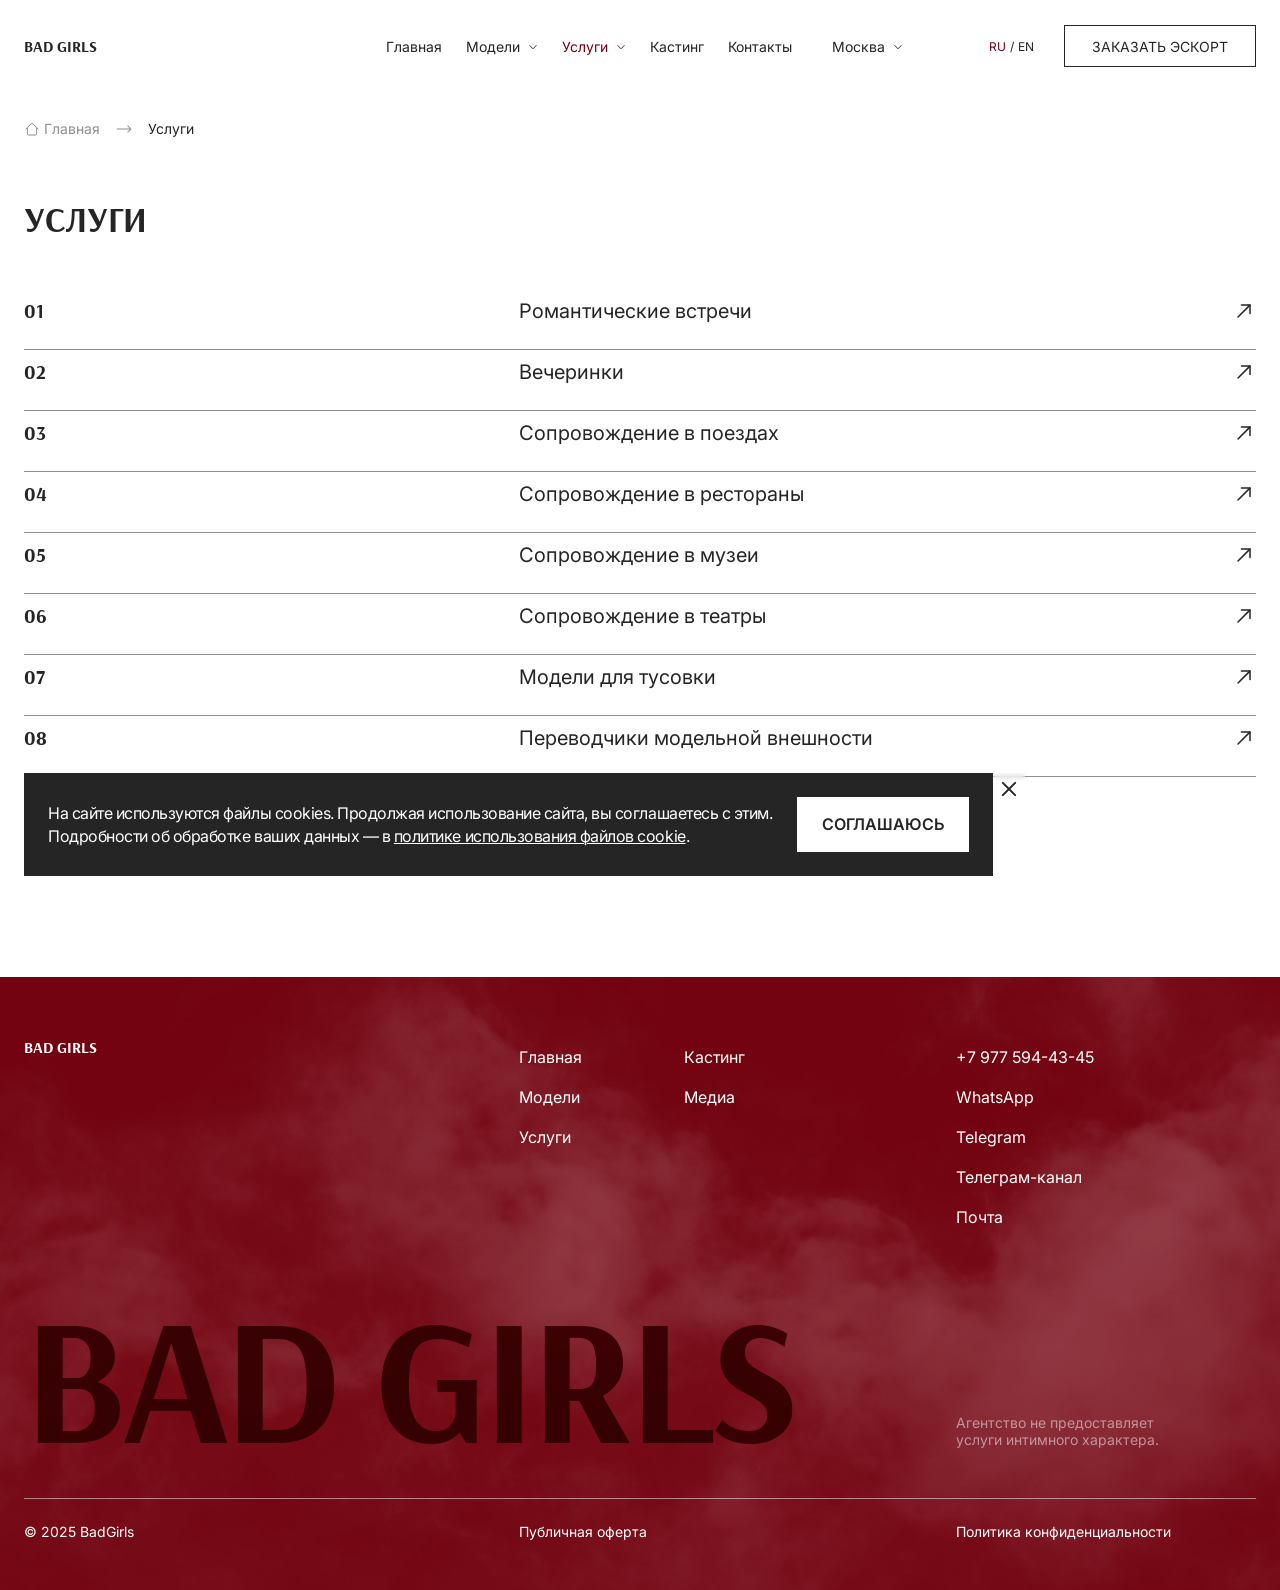
<file: services.html>
<!DOCTYPE html>
<html lang="ru">
	<head>
		<meta http-equiv="Content-Type" content="text/html; charset=utf-8">

		<!-- Adapting the page for mobile devices -->
		<meta name="viewport" content="width=device-width, initial-scale=1, maximum-scale=1">

		<!-- Prohibition of phone number recognition -->
		<meta name="format-detection" content="telephone=no">
		<meta name="SKYPE_TOOLBAR" content ="SKYPE_TOOLBAR_PARSER_COMPATIBLE">

		<!-- Page title -->
		<title>Заголовок страницы</title>

		<!-- Meta description -->
		<meta name="description" content="">

		<!-- Meta Keywords -->
		<meta name="keywords" content="">

		<!-- Changing the color of the mobile browser panel -->
		<meta name="msapplication-TileColor" content="#252525">
		<meta name="theme-color" content="#252525">

		<!-- Connecting fonts from Google -->
		<link rel="preconnect" href="https://fonts.googleapis.com">
		<link rel="preconnect" href="https://fonts.gstatic.com" crossorigin>
		<link href="https://fonts.googleapis.com/css2?family=Arsenal:ital,wght@0,400;0,700;1,400;1,700&family=Inter:ital,opsz,wght@0,14..32,100..900;1,14..32,100..900&display=swap" rel="stylesheet">

		<!-- Connecting style files -->
		<link rel="stylesheet" href="css/swiper-bundle.min.css">
		<link rel="stylesheet" href="css/swiper.css">
		<link rel="stylesheet" href="css/fancybox.css">
		<link rel="stylesheet" href="css/styles.css">

		<link rel="stylesheet" href="css/response_1337.css" media="print, (max-width: 1337px)">
		<link rel="stylesheet" href="css/response_1279.css" media="print, (max-width: 1279px)">
		<link rel="stylesheet" href="css/response_1023.css" media="print, (max-width: 1023px)">
		<link rel="stylesheet" href="css/response_767.css" media="print, (max-width: 767px)">
		<link rel="stylesheet" href="css/response_479.css" media="(max-width: 479px)">
	</head>

	<body>
		<div class="wrap">
			<div class="main">
				<header>
					<div class="cont">
						<a href="/" class="logo">bad girls</a>

						<nav class="menu row">
							<div class="menu_item">
								<a href="/">
									<span>Главная</span>
								</a>
							</div>

							<div class="menu_item">
								<a href="/" class="sub_link">
									<span>Модели</span>
									<svg class="arr"><use xlink:href="images/sprite.svg#ic_arr_ver"></use></svg>
								</a>

								<div class="sub_menu two_cols">
									<div class="col">
										<div><a href="/">Азиатки</a></div>

										<div><a href="/">Блондинки</a></div>

										<div><a href="/">Брюнетки</a></div>

										<div><a href="/">Шатенки</a></div>

										<div><a href="/">Девушки с большой грудью</a></div>

										<div><a href="/">Девушки с маленькой грудью</a></div>

										<div><a href="/">Девушки с средней грудью</a></div>

										<div><a href="/">Девушки с татуировками</a></div>
									</div>

									<div class="col">
										<div><a href="/">Загорелые модели</a></div>

										<div><a href="/">Молодые девушки</a></div>

										<div><a href="/">Пышные девушки</a></div>

										<div><a href="/">Русые девушки</a></div>

										<div><a href="/">Рыжие модели</a></div>


										<div><a href="/">Славянки</a></div>

										<div><a href="/">Стройные девушки</a></div>

										<div><a href="/">Худые девушки</a></div>
									</div>
								</div>
							</div>

							<div class="menu_item">
								<a class="active sub_link">
									<span>Услуги</span>
									<svg class="arr"><use xlink:href="images/sprite.svg#ic_arr_ver"></use></svg>
								</a>

								<div class="sub_menu">
									<div class="col">
										<div><a href="/">Романтические встречи</a></div>

										<div><a href="/">Вечеринки</a></div>

										<div><a href="/">Сопровождение в поездах</a></div>

										<div><a href="/">Сопровождение в рестораны</a></div>

										<div><a href="/">Сопровождение в музеи</a></div>

										<div><a href="/">Сопровождение в театры</a></div>

										<div><a href="/">Модели для тусовки</a></div>

										<div><a href="/">Переводчики модельной внешности</a></div>
									</div>
								</div>
							</div>

							<div class="menu_item">
								<a href="/">
									<span>Кастинг</span>
								</a>
							</div>

							<div class="menu_item">
								<a href="/">
									<span>Контакты</span>
								</a>
							</div>
						</nav>

						<div class="city modal_cont">
							<button class="current_btn mini_modal_btn" data-modal-id="#city_modal">
								<span>Москва</span>
								<svg class="arr"><use xlink:href="images/sprite.svg#ic_arr_ver"></use></svg>
							</button>

							<div class="mini_modal" id="city_modal">
								<div class="col">
									<div><a class="active">Москва</a></div>

									<div><a href="/">Санкт-Петербург</a></div>

									<div><a href="/">Сочи</a></div>

									<div><a href="/">Казань</a></div>

									<div><a href="/">Дубай</a></div>

									<div><a href="/">Лондон</a></div>

									<div><a href="/">Пхукет</a></div>

									<div><a href="/">Бали</a></div>

									<div><a href="/">Стамбул</a></div>
								</div>

								<div>
									<div><a href="/">Астана</a></div>

									<div><a href="/">Алматы</a></div>

									<div><a href="/">Монако</a></div>

									<div><a href="/">Ницца</a></div>

									<div><a href="/">Канны</a></div>

									<div><a href="/">Сантропе</a></div>

									<div><a href="/">Париж</a></div>

									<div><a href="/">Лос Анжелес</a></div>

									<div><a href="/">Нью-Йорк</a></div>
								</div>
							</div>
						</div>

						<div class="langs">
							<a class="active">RU</a>

							<div class="sep">/</div>

							<a href="/">EN</a>
						</div>

						<button class="order_btn modal_btn" data-modal="order_modal">Заказать эскорт</button>

						<button class="mob_menu_btn">
							<svg class="icon"><use xlink:href="images/sprite.svg#ic_menu"></use></svg>

							<svg class="icon"><use xlink:href="images/sprite.svg#ic_menu_close"></use></svg>
						</button>
					</div>
				</header>


				<section class="mob_menu">
					<div class="frame">
						<div class="scroll">
							<div class="menu">
								<div><a href="/">
									<span>Главная</span>
								</a></div>

								<div><a href="#" class="sub_link" data-sub-menu="1">
									<span>Модели</span>
									<svg class="icon"><use xlink:href="images/sprite.svg#ic_arr_hor"></use></svg>
								</a></div>

								<div><a href="#" class="sub_link" data-sub-menu="2">
									<span>Услуги</span>
									<svg class="icon"><use xlink:href="images/sprite.svg#ic_arr_hor"></use></svg>
								</a></div>

								<div><a href="/">
									<span>Кастинг</span>
								</a></div>

								<div><a href="/">
									<span>Контакты</span>
								</a></div>
							</div>

							<div class="langs">
								<a class="active">RU</a>

								<div class="sep">/</div>

								<a href="/">EN</a>
							</div>

							<button class="order_btn modal_btn" data-modal="order_modal">Заказать эскорт</button>
						</div>
					</div>

					<div class="frame sub_menu sub_menu1">
						<div class="scroll">
							<div class="back">
								<button class="btn">
									<svg class="icon"><use xlink:href="images/sprite.svg#ic_arr_hor"></use></svg>
									<span>Модели</span>
								</button>
							</div>

							<div class="items">
								<div><a href="/">Азиатки</a></div>

								<div><a href="/">Блондинки</a></div>

								<div><a href="/">Брюнетки</a></div>

								<div><a href="/">Шатенки</a></div>

								<div><a href="/">Девушки с большой грудью</a></div>

								<div><a href="/">Девушки с маленькой грудью</a></div>

								<div><a href="/">Девушки с средней грудью</a></div>

								<div><a href="/">Девушки с татуировками</a></div>

								<div><a href="/">Загорелые модели</a></div>

								<div><a href="/">Молодые девушки</a></div>

								<div><a href="/">Пышные девушки</a></div>

								<div><a href="/">Русые девушки</a></div>

								<div><a href="/">Девушки с большой грудью</a></div>
							</div>
						</div>
					</div>
				</section>


				<section class="page_head">
					<div class="cont">
						<div class="breadcrumbs">
							<a href="/">
								<svg class="icon"><use xlink:href="images/sprite.svg#ic_home"></use></svg>
								<span>Главная</span>
							</a>

							<svg class="sep"><use xlink:href="images/sprite.svg#ic_arrow_hor"></use></svg>

							<span class="current">Услуги</span>
						</div>

						<h1 class="page_title">Услуги</h1>
					</div>
				</section>


				<section class="services block">
					<div class="cont">
						<div class="list">
							<div>
								<a href="/" class="service">
									<span class="number"></span>

									<span class="name">Романтические встречи</span>

									<svg class="icon"><use xlink:href="images/sprite.svg#ic_arrow_link"></use></svg>

									<picture class="thumb">
										<img src="images/tmp/service_thumb.jpg" alt="" loading="lazy">
									</picture>
								</a>
							</div>

							<div>
								<a href="/" class="service">
									<span class="number"></span>

									<span class="name">Вечеринки</span>

									<svg class="icon"><use xlink:href="images/sprite.svg#ic_arrow_link"></use></svg>

									<picture class="thumb">
										<img src="images/tmp/service_thumb.jpg" alt="" loading="lazy">
									</picture>
								</a>
							</div>

							<div>
								<a href="/" class="service">
									<span class="number"></span>

									<span class="name">Сопровождение в поездах</span>

									<svg class="icon"><use xlink:href="images/sprite.svg#ic_arrow_link"></use></svg>

									<picture class="thumb">
										<img src="images/tmp/service_thumb.jpg" alt="" loading="lazy">
									</picture>
								</a>
							</div>

							<div>
								<a href="/" class="service">
									<span class="number"></span>

									<span class="name">Сопровождение в рестораны</span>

									<svg class="icon"><use xlink:href="images/sprite.svg#ic_arrow_link"></use></svg>

									<picture class="thumb">
										<img src="images/tmp/service_thumb.jpg" alt="" loading="lazy">
									</picture>
								</a>
							</div>

							<div>
								<a href="/" class="service">
									<span class="number"></span>

									<span class="name">Сопровождение в музеи</span>

									<svg class="icon"><use xlink:href="images/sprite.svg#ic_arrow_link"></use></svg>

									<picture class="thumb">
										<img src="images/tmp/service_thumb.jpg" alt="" loading="lazy">
									</picture>
								</a>
							</div>

							<div>
								<a href="/" class="service">
									<span class="number"></span>

									<span class="name">Сопровождение в театры</span>

									<svg class="icon"><use xlink:href="images/sprite.svg#ic_arrow_link"></use></svg>

									<picture class="thumb">
										<img src="images/tmp/service_thumb.jpg" alt="" loading="lazy">
									</picture>
								</a>
							</div>

							<div>
								<a href="/" class="service">
									<span class="number"></span>

									<span class="name">Модели для тусовки</span>

									<svg class="icon"><use xlink:href="images/sprite.svg#ic_arrow_link"></use></svg>

									<picture class="thumb">
										<img src="images/tmp/service_thumb.jpg" alt="" loading="lazy">
									</picture>
								</a>
							</div>

							<div>
								<a href="/" class="service">
									<span class="number"></span>

									<span class="name">Переводчики модельной внешности</span>

									<svg class="icon"><use xlink:href="images/sprite.svg#ic_arrow_link"></use></svg>

									<picture class="thumb">
										<img src="images/tmp/service_thumb.jpg" alt="" loading="lazy">
									</picture>
								</a>
							</div>
						</div>
					</div>
				</section>
			</div>


			<footer>
				<div class="cont">
					<div class="row">
						<a href="/" class="logo">bad girls</a>

						<div class="menu">
							<div>
								<div><a href="/">Главная</a></div>

								<div><a href="/">Модели</a></div>

								<div><a href="/">Услуги</a></div>
							</div>

							<div>
								<div><a href="/">Кастинг</a></div>

								<div><a href="/">Медиа</a></div>
							</div>
						</div>

						<div class="contacts">
							<div><a href="tel:+7 977 594-43-45">+7 977 594-43-45</a></div>

							<div><a href="/">WhatsApp</a></div>

							<div><a href="/">Telegram</a></div>

							<div><a href="/">Телеграм-канал</a></div>

							<div><a href="mailto:">Почта</a></div>
						</div>
					</div>

					<div class="row">
						<div class="name">bad girls</div>

						<div class="desc">Агентство не предоставляет услуги интимного характера.</div>
					</div>

					<div class="bottom">
						<div class="copyright">&copy; 2025 BadGirls</div>

						<div class="public_offer_link">
							<a href="/">Публичная оферта</a>
						</div>

						<div class="privacy_policy_link">
							<a href="/">Политика конфиденциальности</a>
						</div>
					</div>
				</div>

				<picture class="bg">
					<img src="images/bg_footer.jpg" alt="" loading="lazy" class="cover">
				</picture>
			</footer>
		</div>


		<section class="cookie_modal">
			<button class="close_btn">
				<svg class="icon"><use xlink:href="images/sprite.svg#ic_close"></use></svg>
			</button>

			<div class="desc">На сайте используются файлы cookies. Продолжая использование сайта, вы соглашаетесь с этим. Подробности об обработке ваших данных — в <a href="/" target="_blank">политике использования файлов cookie</a>.</div>

			<button class="btn">Соглашаюсь</button>
		</section>


		<section class="modal" id="order_modal">
			<div class="modal_title">Заказать эскорт</div>

			<div class="steps">
				<div class="step">
					<div class="name">Уточните свои предпочтения</div>

					<div class="desc">Выберите услугу, которая вам подходит, и наш менеджер поможет подобрать оптимальную модель с учётом ваших пожеланий. Для новых клиентов подбор осуществляется на условиях предоплаты.</div>
				</div>

				<div class="step">
					<div class="name">Испытайте приятные эмоции</div>

					<div class="desc">После согласования всех деталей мы организуем встречу с девушкой в удобное для вас время.</div>
				</div>
			</div>

			<div class="links">
				<a href="/" target="_blank" rel="noopener nofollow">Перейти в telegram</a>

				<a href="/" target="_blank" rel="noopener nofollow">Перейти в whatsapp</a>
			</div>
		</section>


		<!-- Connecting javascript files -->
		<script src="js/jquery-3.7.1.min.js"></script>
		<script src="js/functions.js"></script>
		<script src="js/swiper-bundle.min.js"></script>
		<script src="js/fancybox.js"></script>
		<script src="js/imask.js"></script>
		<script src="js/scripts.js"></script>
	</body>
</html>
</file>
<file: css/styles.css>
/*------------------
    Reset styles
------------------*/
*
{
    box-sizing: border-box;
    margin: 0;
    padding: 0;

    scroll-margin-top: var(--cont_padding);
}

*:before,
*:after
{
    box-sizing: border-box;
}

html
{
    scroll-behavior: smooth;
    -webkit-font-smoothing: antialiased;
    -moz-osx-font-smoothing: grayscale;
        -ms-text-size-adjust: 100%;
    -webkit-text-size-adjust: 100%;
}

body
{
    margin: 0;

    overscroll-behavior: none;
    -webkit-tap-highlight-color: transparent;
    -webkit-overflow-scrolling: touch;
    text-rendering: optimizeLegibility;
    text-decoration-skip: objects;
}

img
{
    border-style: none;
}

textarea
{
    overflow: auto;
}

input,
textarea,
input:active,
textarea:active,
button
{
    margin: 0;

    -webkit-border-radius: 0;
            border-radius: 0;
         outline: none transparent !important;
    box-shadow: none;

    -webkit-appearance: none;
            appearance: none;
    -moz-outline: none !important;
}

input::-webkit-outer-spin-button,
input::-webkit-inner-spin-button
{
    margin: 0;

    -webkit-appearance: none;
}

input[type=number]
{
    -moz-appearance: textfield;
}

:focus
{
    outline: 0;
}

:hover,
:active
{
    -webkit-tap-highlight-color: rgba(0, 0, 0, 0);
    -webkit-touch-callout: none;
}


::-ms-clear
{
    display: none;
}



/*-------------------
    Global styles
-------------------*/
:root
{
    --bg: #fff;
    --bg_default: #ddd;
    --content_width: 1290px;
    --cont_padding: 24px;
    --cont_padding_double: calc(var(--cont_padding) * 2);
    --cont_padding_half: calc(var(--cont_padding) * .5);
    --scroll_width: 17px;
    --custom_scroll_width: 10px;
    --custom_scroll_height: 10px;
    --primary_color: #720310;
    --dark_color: #252525;
    --grey_color: #8f8f8f;
    --light_color: #fff;
    --font_size_b: 20px;
    --font_size_m: 18px;
    --font_size: 16px;
    --font_size_s: 14px;
    --font_size_xs: 12px;
    --font_size_title: 35px;
    --font_size_title_m: 30px;
    --font_size_title_s: 20px;
    --font_family: 'Inter', 'Arial', sans-serif;
    --font_family2: 'Arsenal', 'Arial', sans-serif;
    --block_head_offset: 60px;
    --block_head_offset_s: 40px;
    --outside_gap_b: 200px;
    --outside_gap: 160px;
    --outside_gap_s: 75px;
    --inner_gap_b: 40px;
    --inner_gap_md: 30px;
    --inner_gap: 24px;
    --inner_gap_m: 16px;
    --inner_gap_s: 12px;
    --inner_gap_xs: 8px;
}


::selection
{
    color: var(--light_color);
    background: var(--primary_color);
}

::-moz-selection
{
    color: var(--light_color);
    background: var(--primary_color);
}



html
{
    height: 100%;
    min-height: -moz-available;
    min-height: -webkit-fill-available;
    min-height:         fill-available;
}


html.custom_scroll ::-webkit-scrollbar
{
    width: var(--custom_scroll_width);
    height: var(--custom_scroll_height);

    background-color: var(--bg);
}


html.custom_scroll ::-webkit-scrollbar-thumb
{
    background-color: var(--primary_color);
}


body
{
    height: 100%;
    min-height: -moz-available;
    min-height: -webkit-fill-available;
    min-height:         fill-available;

    font-family: var(--font_family);
    font-size: var(--font_size);
    font-weight: 400;
    line-height: normal;

    color: var(--dark_color);
}


body.lock
{
    overflow: hidden;
}


button
{
    display: inline-block;

    font-family: inherit;
    font-size: inherit;
    font-weight: inherit;
    line-height: inherit;

    cursor: pointer;
    vertical-align: top;

    color: inherit;
    border: none;
    background: none;
}


.wrap
{
    position: relative;

    display: flex;
    overflow: clip;
    flex-direction: column;

    min-height: 100%;

    background: var(--bg);
}


.wrap > .main
{
    position: relative;

    display: flex;
    flex: 1 0 auto;
    flex-direction: column;
}


.cont
{
    width: 100%;
    max-width: calc(var(--content_width) + var(--cont_padding_double));
    margin-inline: auto;
    padding-inline: var(--cont_padding);
}



.block
{
    margin-bottom: var(--outside_gap_b);
}


.block.bg_block
{
    padding-block: 150px var(--outside_gap_b);

    background: rgba(114, 3, 16, .03);
}


.block.no_m
{
    margin-bottom: 0;
}



.modal_btn > *
{
    pointer-events: none;
}



img.cover
{
    display: block;

    width: 100%;
    height: 100%;

    object-fit: cover;
}



/*--------------
    Fancybox
--------------*/
.fancybox__backdrop
{
    background: rgba(37, 37, 37, .50);

            backdrop-filter: blur(5px);
    -webkit-backdrop-filter: blur(5px);
}


.fancybox__slide
{
    padding: var(--block_padding_s);
}


.fancybox__content > .f-button.is-close-btn,
.is-compact .fancybox__content > .f-button.is-close-btn
{
    top: 20px;
    right: 20px;

    opacity: 1;

    --f-button-width: 32px;
    --f-button-height: 32px;
    --f-button-border-radius: 0;
    --f-button-color: var(--dark_color);
    --f-button-hover-color: var(--primary_color);
    --f-button-svg-width: 100%;
    --f-button-svg-height: 100%;
    --f-button-bg: transparent;
    --f-button-hover-bg: transparent;
    --f-button-active-bg: transparent;
}


.fancybox__content > .f-button.is-close-btn svg
{
    stroke: none;
}



/*--------------
    ButtonUp
--------------*/
.buttonUp
{
    position: fixed;
    right: var(--cont_padding);
    bottom: var(--cont_padding);

    display: none;

    z-index: 90;
}


.buttonUp .btn
{
    display: flex;
    align-content: center;
    align-items: center;
    flex-wrap: wrap;
    justify-content: center;

    width: 62px;
    height: 62px;

    transition: background .2s linear;

    color: #fff;
    border-radius: 50%;
    background: #ae0b05;
}


.buttonUp .btn .icon
{
    display: block;

    width: 24px;
    height: 24px;
}


.buttonUp .btn:hover
{
    background: #d3241d;
}



/*--------------
    Grid row
--------------*/
.grid_row
{
    display: flex;
    align-content: stretch;
    align-items: stretch;
    flex-wrap: wrap;
    justify-content: flex-start;

    margin-bottom: calc(var(--offset_v) * -1);
    margin-left: calc(var(--offset_h) * -1);

    --count_per_line: 3;
    --offset_h: var(--inner_gap);
    --offset_v: var(--inner_gap);
}


.grid_row > *
{
    width: calc(100% / var(--count_per_line) - var(--offset_h));
    margin-bottom: var(--offset_v);
    margin-left: var(--offset_h);
}



/*--------------
    More btn
--------------*/
.more_btn
{
    margin-top: 60px;
}


.more_btn .btn
{
    display: block;

    width: 237px;
    max-width: 100%;
    height: 55px;
    margin-inline: auto;
    padding-inline: calc(var(--inner_gap) - 1px);

    font-weight: 600;
    line-height: 120%;

    transition: .2s linear;
    text-transform: uppercase;

    border: 1px solid;
}


.more_btn .btn:hover
{
    color: var(--light_color);
    border-color: var(--primary_color);
    background: var(--primary_color);
}



/*--------------
    All link
--------------*/
.all_link
{
    margin-top: 60px;
}


.all_link a
{
    display: flex;
    align-content: center;
    align-items: center;
    flex-wrap: wrap;
    justify-content: center;

    width: 237px;
    max-width: 100%;
    height: 55px;
    margin-inline: auto;
    padding-inline: calc(var(--inner_gap) - 1px);

    font-weight: 600;
    line-height: 120%;

    transition: .2s linear;
    text-decoration: none;
    text-transform: uppercase;

    color: currentColor;
    border: 1px solid;
}


.all_link a:hover
{
    color: var(--light_color);
    border-color: var(--primary_color);
    background: var(--primary_color);
}



/*----------------
    Mini modal
----------------*/
.modal_cont
{
    position: relative;
}


.mini_modal
{
    position: absolute;
    top: 100%;
    left: 0;

    visibility: hidden;

    z-index: 100;
    transition: .2s linear;
    pointer-events: none;

    opacity: 0;
}


.mini_modal.active
{
    visibility: visible;

    pointer-events: auto;

    opacity: 1;
}



/*------------
    Header
------------*/
header
{
    position: relative;
    top: 0;
    left: 0;

    width: 100%;
    padding-block: 25px;

    z-index: 9;
}


header .cont
{
    display: flex;
    align-content: center;
    align-items: center;
    flex-wrap: wrap;
    justify-content: space-between;
}



header .logo
{
    display: block;

    margin-right: auto;

    font-family: var(--font_family2);
    font-weight: 700;

    text-decoration: none;
    text-transform: uppercase;

    color: currentColor;
}



header .menu
{
    display: flex;
    align-content: flex-start;
    align-items: flex-start;
    flex-wrap: wrap;
    justify-content: flex-start;

    gap: var(--inner_gap);
}


header .menu_item
{
    position: relative;
}


header .menu_item > a
{
    display: flex;
    align-content: center;
    align-items: center;
    flex-wrap: wrap;
    justify-content: center;

    padding-block: 10px;

    font-size: var(--font_size_s);

    transition: color .2s linear;
    text-decoration: none;

    color: currentColor;

    gap: var(--inner_gap_xs);
}


header .menu_item > a .arr
{
    display: block;

    width: 10px;
    height: 10px;
}


header .menu_item:hover > a,
header .menu_item > a.active
{
    color: var(--primary_color);
}


header .sub_menu
{
    position: absolute;
    top: 100%;
    left: -20px;

    display: flex;
    visibility: hidden;
    align-content: stretch;
    align-items: stretch;
    flex-wrap: nowrap;
    justify-content: flex-start;

    width: 298px;
    min-width: 100%;
    margin-top: 3px;

    z-index: 9;
    transition: .2s linear;
    pointer-events: none;

    opacity: 0;
    color: var(--dark_color);
    background: var(--bg);
    box-shadow: 0 1px 10px 0 rgba(0, 0, 0, .10);
}


header .sub_menu.two_cols
{
    width: 596px;
}


header .menu_item:hover > a.touch_link + .sub_menu
{
    visibility: hidden;

    pointer-events: none;

    opacity: 0;
}


header .menu_item:hover .sub_menu,
header .menu_item > a.touch_link + .sub_menu.show
{
    visibility: visible;

    pointer-events: auto;

    opacity: 1;
}


header .sub_menu .col
{
    width: 100%;
    padding: 4px;
}


header .sub_menu a
{
    display: block;

    padding: 14px 16px;

    font-size: var(--font_size_s);
    line-height: 120%;

    transition: .2s linear;
    text-decoration: none;

    color: currentColor;
}


header .sub_menu a:hover,
header .sub_menu a.active
{
    background: rgba(114, 3, 16, .05);
}



header .city
{
    margin-left: var(--inner_gap_b);
}


header .city .current_btn
{
    display: flex;
    align-content: center;
    align-items: center;
    flex-wrap: wrap;
    justify-content: center;

    padding-block: 10px;

    font-size: var(--font_size_s);

    transition: color .2s linear;
    text-decoration: none;

    color: currentColor;

    gap: var(--inner_gap_xs);
}


header .city .current_btn .arr
{
    display: block;

    width: 10px;
    height: 10px;
}


header .city .current_btn:hover,
header .city .current_btn.active
{
    color: var(--primary_color);
}


header .city .mini_modal
{
    left: -20px;

    display: flex;
    align-content: stretch;
    align-items: stretch;
    flex-wrap: wrap;
    justify-content: flex-start;

    width: 400px;
    margin-top: 3px;

    color: var(--dark_color);
    background: var(--bg);
    box-shadow: 0 1px 10px 0 rgba(0, 0, 0, .10);
}


header .city .mini_modal .col
{
    width: 50%;
    padding: 4px;
}


header .city .mini_modal a
{
    display: block;

    padding: 14px 16px;

    font-size: var(--font_size_s);
    line-height: 120%;

    transition: .2s linear;
    text-decoration: none;

    color: currentColor;
}


header .city .mini_modal a:hover,
header .city .mini_modal a.active
{
    background: rgba(114, 3, 16, .05);
}



header .langs
{
    display: flex;
    align-content: center;
    align-items: center;
    flex-wrap: wrap;
    justify-content: flex-start;

    margin-left: 86px;

    font-size: var(--font_size_xs);

    gap: 4px;
}


header .langs a
{
    transition: color .2s linear;
    white-space: nowrap;
    text-decoration: none;

    color: currentColor;
}


header .langs a:hover,
header .langs a.active
{
    color: var(--primary_color);
}



header .order_btn
{
    height: 42px;
    margin-left: var(--inner_gap_md);
    padding-inline: 27px;

    font-size: var(--font_size_s);

    transition: .2s linear;
    text-transform: uppercase;

    border: 1px solid;
}


header .order_btn:hover
{
    color: var(--light_color);
    border-color: var(--primary_color);
    background: var(--primary_color);
}



header .mob_menu_btn
{
    display: none;
    align-content: center;
    align-items: center;
    flex-wrap: wrap;
    justify-content: center;

    margin-left: var(--inner_gap_md);
}


header .mob_menu_btn .icon
{
    display: block;

    width: 44px;
    height: 44px;
}


header .mob_menu_btn .icon + .icon,
header .mob_menu_btn.active .icon
{
    display: none;
}


header .mob_menu_btn.active .icon + .icon
{
    display: block;
}



header.absolute
{
    position: absolute;

    color: var(--light_color);
}


header.absolute .langs,
header.absolute .city .current_btn:hover,
header.absolute .city .current_btn.active
{
    color: rgba(255, 255, 255, .50);
}


header.absolute .menu_item:hover > a,
header.absolute .menu_item > a.active,
header.absolute .langs a.active
{
    color: var(--light_color);
}



/*---------------
    Mob. menu
---------------*/
.mob_menu
{
    position: fixed;
    top: 0;
    left: 100%;

    width: 100%;
    height: 100%;
    min-height: -moz-available;
    min-height: -webkit-fill-available;
    min-height:         fill-available;

    z-index: 90;
    transition: transform .25s linear;
}


.mob_menu.show
{
    transform: translateX(-100%);
}


.mob_menu .frame
{
    position: absolute;
    top: 0;
    left: 0;

    width: 100%;
    height: 100%;
    padding-top: 83px;

    z-index: 1;
    transition: transform .25s linear;

    background: var(--bg);
}


.mob_menu .frame.sub_menu
{
    left: 100%;
}


.mob_menu .frame.show
{
    transform: translateX(-100%);
}


.mob_menu .frame .bg
{
    position: absolute;
    inset: 0;

    display: block;

    z-index: 1;
    pointer-events: none;
}


.mob_menu .scroll
{
    position: relative;

    display: flex;
    overflow: auto;
    flex-direction: column;

    width: 100%;
    height: 100%;
    min-height: -moz-available;
    min-height: -webkit-fill-available;
    min-height:         fill-available;
    padding-block: var(--cont_padding);
    padding-inline: var(--cont_padding);

    z-index: 3;

    overscroll-behavior-y: contain;
}


.mob_menu .menu
{
    display: flex;
    flex-direction: column;
}


.mob_menu .menu > *
{
    border-bottom: 1px solid;
}


.mob_menu .menu a
{
    display: flex;
    align-content: center;
    align-items: center;
    flex-wrap: wrap;
    justify-content: space-between;

    height: 65px;
    padding: 10px 0;

    font-size: 20px;

    transition: color .2s linear;
    text-decoration: none;

    color: currentColor;
}


.mob_menu .menu a span
{
    width: calc(100% - 26px);
}


.mob_menu .menu a .icon
{
    display: block;

    width: 10px;
    height: 10px;
    margin-left: auto;

    transform: rotate(180deg);
}


.mob_menu .menu a:hover,
.mob_menu .menu a.active
{
    color: var(--primary_color);
}


.mob_menu .langs
{
    display: flex;
    align-content: center;
    align-items: center;
    flex-wrap: wrap;
    justify-content: center;

    margin-top: auto;

    color: var(--grey_color);

    gap: 4px;
}


.mob_menu .langs a
{
    transition: color .2s linear;
    white-space: nowrap;
    text-decoration: none;

    color: currentColor;
}


.mob_menu .langs a:hover,
.mob_menu .langs a.active
{
    color: var(--primary_color);
}


.mob_menu .order_btn
{
    display: block;

    width: 190px;
    height: 42px;
    margin-inline: auto;
    margin-top: 40px;
    padding-inline: var(--inner_gap_md);

    line-height: 120%;

    text-transform: uppercase;

    color: var(--light_color);
    background: var(--dark_color);
}



.mob_menu .back
{
    margin-bottom: var(--inner_gap_m);
}


.mob_menu .back .btn
{
    display: flex;
    align-content: center;
    align-items: center;
    flex-wrap: wrap;
    justify-content: flex-start;

    width: fit-content;
    padding: 10px 0;

    font-size: 20px;

    text-align: left;

    gap: var(--inner_gap_xs);
}


.mob_menu .back .btn .icon
{
    display: block;

    width: 10px;
    height: 10px;
}



.mob_menu .items
{
    display: flex;
    flex-direction: column;

    gap: var(--inner_gap_m);
}


.mob_menu .items a
{
    display: block;

    padding-block: 10px;

    transition: color .2s linear;
    text-decoration: none;

    color: currentColor;
}


.mob_menu .items a:hover,
.mob_menu .items a.active
{
    color: var(--primary_color);
}



.mob_menu.light
{
    color: var(--light_color);
}


.mob_menu.light .frame
{
    background: var(--primary_color);
}


.mob_menu.light .menu a:hover,
.mob_menu.light .menu a.active
.mob_menu.light .items a:hover,
.mob_menu.light .items a.active,
.mob_menu.light .langs
{
    color: rgba(255, 255, 255, .50);
}


.mob_menu.light .langs a:hover,
.mob_menu.light .langs a.active
{
    color: var(--light_color);
}



/*---------------
    Page head
---------------*/
.page_head
{
    margin-bottom: var(--cont_padding_double);
    padding-top: 25px;
}


.page_head .cont
{
    display: flex;
    flex-direction: column;

    gap: 56px;
}



.breadcrumbs
{
    display: flex;
    align-content: center;
    align-items: center;
    flex-wrap: nowrap;
    justify-content: flex-start;

    font-size: var(--font_size_s);
    line-height: 140%;

    white-space: nowrap;

    gap: var(--inner_gap_s);
}


.breadcrumbs a
{
    display: flex;
    align-content: center;
    align-items: center;
    flex-wrap: nowrap;
    justify-content: flex-start;

    transition: color .2s linear;
    text-decoration: none;

    color: var(--grey_color);

    gap: 4px;
}


.breadcrumbs .icon
{
    display: block;

    width: 16px;
    min-width: 16px;
    height: 16px;
}


.breadcrumbs a:hover
{
    color: var(--primary_color);
}


.breadcrumbs .sep
{
    display: block;

    width: 24px;
    height: 24px;

    color: var(--grey_color);
}


.breadcrumbs .current
{
    overflow: hidden;

    text-overflow: ellipsis;
}



.page_title
{
    font-family: var(--font_family2);
    font-size: var(--font_size_title);
    font-weight: 700;

    text-transform: uppercase;
}


.page_desc
{
    font-size: var(--font_size_s);
    line-height: 140%;
}



.page_head .row
{
    display: flex;
    align-content: flex-start;
    align-items: flex-start;
    flex-wrap: wrap;
    justify-content: space-between;
}


.page_head .row .page_desc
{
    width: calc(100% - 495px);
}



/*----------------
    Block head
----------------*/
.block_head
{
    display: flex;
    flex-direction: column;

    margin-bottom: var(--block_head_offset);

    gap: var(--inner_gap_b);
}


.block_head.small_m
{
    margin-bottom: var(--block_head_offset_s);
}


.block_head.row
{
    display: flex;
    align-content: center;
    align-items: center;
    flex-direction: row;
    flex-wrap: wrap;
    justify-content: space-between;

    gap: 0;
}


.block_head .title
{
    font-family: var(--font_family2);
    font-size: var(--font_size_title);
    font-weight: 700;
    line-height: 125%;

    text-transform: uppercase;
}


.block_head .desc
{
    line-height: 140%;
}


.block_head .swiper-controls
{
    align-self: flex-end;
}



/*------------------
    Form elements
------------------*/
.form
{
    --form_border_color: #000;
    --form_focus_color: #000;
    --form_error_color: red;
    --form_border_radius: 3px;
    --form_bg_color: #fff;
    --form_label_width: 200px;
    --form_placeholder_color: #ccc;
    --form_columns_offset: 20px;
    --form_line_offset: 20px;
    --form_label_offset: 8px;
    --form_input_height: 40px;
    --form_textarea_height: 120px;
    --form_input_padding_inline: 15px;
    --form_textarea_padding_block: 15px;
    --form_textarea_padding_inline: 15px;
}


.form ::-webkit-input-placeholder
{
    color: var(--form_placeholder_color);
}

.form :-moz-placeholder
{
    color: var(--form_placeholder_color);
}

.form ::-moz-placeholder
{
    opacity: 1;
    color: var(--form_placeholder_color);
}

.form :-ms-input-placeholder
{
    color: var(--form_placeholder_color);
}


.form .columns
{
    display: flex;
    align-content: flex-start;
    align-items: flex-start;
    flex-wrap: wrap;
    justify-content: flex-start;

    margin-left: calc(var(--form_columns_offset) * -1);
}


.form .columns > *
{
    width: calc(50% - var(--form_columns_offset));
    margin-left: var(--form_columns_offset);
}


.form .columns > *.width1of3
{
    width: calc(33.333% - var(--form_columns_offset));
}

.form .columns > *.width2of3
{
    width: calc(66.666% - var(--form_columns_offset));
}


.form .line
{
    margin-bottom: var(--form_line_offset);
}


.form .line.row .label
{
    display: flex;
    align-content: center;
    align-items: center;
    flex-wrap: wrap;
    justify-content: flex-start;

    width: var(--form_label_width);
    max-width: 100%;
    min-height: var(--form_input_height);
    margin: 0;
    padding-right: 16px;
}


.form .line.row .field
{
    width: calc(100% - var(--form_label_width));
    margin-left: auto;
}


.form .label
{
    margin-bottom: var(--form_label_offset);
}


.form .field
{
    position: relative;
}


.form .input
{
    display: block;

    width: 100%;
    height: var(--form_input_height);
    padding-inline: var(--form_input_padding_inline);

    font-family: var(--font_family);
    font-size: var(--font_size);

    transition: border-color .2s linear;

    color: var(--dark_color);
    border: 1px solid var(--form_border_color);
    border-radius: var(--form_border_radius);
    background: var(--form_bg_color);
}

.form .input:-webkit-autofill
{
    -webkit-box-shadow: inset 0 0 0 50px var(--form_bg_color) !important;
}


.form textarea
{
    display: block;

    width: 100%;
    height: var(--form_textara_height);
    padding-block: var(--form_textarea_padding_block);
    padding-inline: var(--form_textarea_padding_inline);

    font-family: var(--font_family);
    font-size: var(--font_size);

    resize: none;
    transition: border-color .2s linear;

    color: var(--dark_color);
    border: 1px solid var(--form_border_color);
    border-radius: var(--form_border_radius);
    background: var(--form_bg_color);

    --custom_scroll_width: 4px;
    --custom_scroll_height: 4px;
}


.form .input:focus,
.form textarea:focus
{
    border-color: var(--form_focus_color);
}


.form .error
{
    border-color: var(--form_error_color);
}


.form .checkbox
{
    position: relative;

    display: flex;
    align-content: center;
    align-items: center;
    flex-wrap: wrap;
    justify-content: flex-start;

    min-height: 20px;
    padding-left: 30px;

    cursor: pointer;
}


.form .checkbox input
{
    display: none;
}


.form .checkbox .check
{
    position: absolute;
    top: 0;
    left: 0;

    display: flex;
    align-content: center;
    align-items: center;
    flex-wrap: wrap;
    justify-content: center;

    width: 20px;
    height: 20px;

    border: 1px solid var(--form_border_color);
    border-radius: var(--form_border_radius);
    background: var(--form_bg_color);
}


.form .checkbox .check .icon
{
    display: block;

    width: 14px;
    height: 7px;

    content: '';
    transition: opacity .2s linear;

    opacity: 0;
}


.form .checkbox input:checked ~ .check .icon
{
    opacity: 1;
}


.form .submit
{
    display: flex;
    align-content: center;
    align-items: center;
    flex-wrap: wrap;
    justify-content: flex-start;

    padding-top: 10px;
}


.form .submit_btn
{
    transition: .2s linear;
}



/*----------------
    Typography
----------------*/
.text_block
{
    font-size: var(--font_size_s);
    line-height: 140%;
}


.text_block > *
{
    margin-bottom: var(--inner_gap_s);
}


.text_block > :last-child
{
    margin-bottom: 0 !important;
}

.text_block > :first-child
{
    margin-top: 0 !important;
}


.text_block h2
{
    font-size: 24px;
    font-weight: 700;
    line-height: 140%;

    text-transform: uppercase;
}


.text_block * + h2
{
    margin-top: var(--inner_gap_b);
}

.text_block h2 + *
{
    margin-top: 0 !important;
}


.text_block picture,
.text_block img
{
    display: block;

    max-width: 100%;
    min-height: 168px;
    margin-block: var(--inner_gap_b);

    object-fit: cover;
}


.text_block picture img
{
    margin: 0;
}


.text_block a
{
    color: var(--primary_color);
}


.text_block a:hover
{
    text-decoration: none;
}



/*-------------------
    First section
-------------------*/
.first_section
{
    position: relative;

    overflow: hidden;

    margin-bottom: var(--inner_gap);

    background: var(--primary_color);
}


.first_section .image
{
    position: absolute;
    right: 50%;
    bottom: 0;

    display: block;

    width: 708px;
    max-width: 100%;
    margin-right: -699px;

    z-index: 2;
    pointer-events: none;
}


.first_section .image img
{
    display: block;

    width: 100%;
}


.first_section .bg
{
    position: absolute;
    inset: 0;

    display: block;

    z-index: 1;
    pointer-events: none;
}


.first_section .cont
{
    padding-block: 131px var(--outside_gap_s);
}


.first_section .data
{
    display: flex;
    flex-direction: column;

    color: var(--light_color);

    gap: var(--inner_gap_b);
}


.first_section .data > *
{
    position: relative;

    z-index: 3;
}


.first_section .title
{
    width: 215px;
    max-width: 100%;

    font-size: var(--font_size_b);
    font-weight: 700;
    line-height: 140%;

    text-transform: uppercase;
}


.first_section .name
{
    display: flex;
    flex-direction: column;

    font-family: var(--font_family2);
    font-size: 180px;
    font-weight: 700;
    line-height: 117px;

    letter-spacing: -5.4px;
    text-transform: uppercase;

    color: var(--primary_color);

    gap: 14px;
    mix-blend-mode: multiply;
}


.first_section .bottom
{
    display: flex;
    align-content: flex-end;
    align-items: flex-end;
    flex-wrap: wrap;
    justify-content: flex-start;

    margin-top: 68px;

    gap: var(--inner_gap_b);
}


.first_section .bottom span
{
    width: 190px;
    max-width: 100%;
}


.first_section .order_btn
{
    width: 237px;
    max-width: 100%;
    height: 55px;
    padding-inline: var(--inner_gap);

    font-weight: 600;
    line-height: 120%;

    text-transform: uppercase;

    color: var(--dark_color);
    background: var(--light_color);
}



/*-----------
    Stats
-----------*/
.stats .row
{
    display: flex;
    align-content: flex-start;
    align-items: flex-start;
    flex-wrap: wrap;
    justify-content: space-between;

    padding-bottom: 50px;

    border-bottom: 1px solid;
}


.stats .title
{
    width: 280px;
    max-width: 100%;
    padding-top: 32px;

    font-size: var(--font_size_b);
    font-weight: 700;

    text-transform: uppercase;

    color: var(--grey_color);
}


.stats .data
{
    display: flex;
    flex-direction: column;

    width: calc(100% - 495px);

    gap: 20px;
}


.stats .data > *
{
    display: flex;
    align-content: flex-start;
    align-items: flex-start;
    flex-wrap: wrap;
    justify-content: space-between;
}


.stats .data .val
{
    width: 221px;
    max-width: 100%;

    font-family: var(--font_family2);
    font-size: 100px;
    font-weight: 400;

    white-space: nowrap;
    letter-spacing: -3px;
    text-transform: uppercase;
}


.stats .data .icon
{
    display: block;
    align-self: center;

    width: 24px;
    height: 24px;

    transform: rotate(180deg);
}


.stats .data .desc
{
    width: 298px;
    max-width: 100%;
    margin-top: 35px;

    line-height: 140%;

    letter-spacing: -.48px;
}


.stats .data .desc p
{
    width: 238px;
    max-width: 100%;
}


.stats .data .desc.big p
{
    width: 278px;
}



/*-------------------
    Contacts info
-------------------*/
.contacts_info .cont
{
    display: flex;
    align-content: flex-start;
    align-items: flex-start;
    flex-wrap: wrap;
    justify-content: space-between;
}



.contacts_info .title
{
    width: 280px;
    max-width: 100%;

    font-size: var(--font_size_b);
    font-weight: 700;
    line-height: 140%;

    text-transform: uppercase;

    color: var(--grey_color);
}


.contacts_info .data
{
    width: 347px;
    max-width: 100%;
    margin-right: auto;
    margin-left: 215px;
}


.contacts_info .item
{
    display: flex;
    align-content: flex-start;
    align-items: flex-start;
    flex-wrap: wrap;
    justify-content: space-between;

    padding-bottom: var(--inner_gap_md);

    line-height: 120%;

    border-bottom: 1px solid var(--grey_color);

    gap: var(--inner_gap_md);
}


.contacts_info .item + .item
{
    padding-top: 18px;
}


.contacts_info .item .label
{
    width: 135px;
    max-width: 100%;

    color: var(--grey_color);
}


.contacts_info .item .val
{
    width: calc(100% - 165px);
}


.contacts_info .item a
{
    white-space: nowrap;
    text-decoration: none;

    color: currentColor;
}



.contacts_info .order_btn
{
    width: 237px;
    max-width: 100%;
    height: 55px;
    margin-top: 91px;
    padding-inline: var(--inner_gap);

    font-weight: 600;
    line-height: 120%;

    transition: .2s linear;
    text-transform: uppercase;

    color: var(--light_color);
    background: var(--dark_color);
}


.contacts_info .order_btn:hover
{
    color: var(--light_color);
    background: var(--primary_color);
}



.contacts_info .image
{
    display: block;

    width: 300px;
    max-width: 100%;
}


.contacts_info .image img
{
    display: block;

    width: 100%;
}



/*--------------
    Services
--------------*/
.services .block_head
{
    width: 660px;
    max-width: 100%;
    margin-right: auto;
    margin-left: 330px;
}


.services .block_head .title span
{
    display: block;

    padding-left: 165px;
}


.services .list
{
    counter-reset: number;
}


.services .service
{
    position: relative;

    display: flex;
    align-content: center;
    align-items: center;
    flex-wrap: wrap;
    justify-content: flex-start;

    padding-block: var(--inner_gap_xs) var(--inner_gap);

    font-size: var(--font_size_b);
    line-height: 140%;

    transition: color .2s linear;
    text-decoration: none;

    color: currentColor;
    border-bottom: 1px solid var(--grey_color);

    gap: var(--inner_gap);
}


.services .service .number
{
    width: 24px;

    font-family: var(--font_family2);
    font-size: var(--font_size_b);
    font-weight: 700;
    line-height: 140%;

    text-transform: uppercase;
}


.services .service .number:before
{
    content: counter(number, decimal-leading-zero);
    counter-increment: number;
}


.services .service .name
{
    width: calc(100% - 543px);
    max-width: calc(100% - 96px);
    margin-left: auto;
}


.services .service .icon
{
    display: block;

    width: 24px;
    height: 24px;

    color: var(--dark_color);
}


.services .service .thumb
{
    position: absolute;
    top: 50%;
    left: 140px;

    display: block;

    width: 173px;

    z-index: 1;
    transition: opacity .2s linear;
    transform: translateY(-50%) rotate(-15deg);
    pointer-events: none;

    opacity: 0;
}


.services .service .thumb img
{
    display: block;

    width: 100%;
}


.services .service:hover
{
    color: var(--primary_color);
}


.services .service:hover .thumb
{
    opacity: 1;
}



/*------------
    Models
------------*/
.models.pad_top
{
    padding-top: var(--outside_gap_s);
}


.models .categories
{
    margin-bottom: var(--cont_padding_double);
}


.models .categories .row
{
    display: flex;
    align-content: center;
    align-items: center;
    flex-wrap: wrap;
    justify-content: flex-start;

    gap: var(--inner_gap_m);
}


.models .categories a
{
    display: inline-block;

    padding: 13px 15px 15px;

    font-size: var(--font_size_s);
    line-height: 120%;

    transition: .2s linear;
    vertical-align: top;
    text-decoration: none;

    color: currentColor;
    border: 1px solid;
}


.models .categories a:hover,
.models .categories a.active
{
    color: var(--light_color);
    border-color: var(--dark_color);
    background: var(--dark_color);
}


.models .categories .spoler_btn
{
    display: none;
    align-self: center;

    margin-left: auto;

    font-size: var(--font_size);

    color: var(--grey_color);
}


.models .categories .spoler_btn span + span,
.models .categories .spoler_btn.active span
{
    display: none;
}


.models .categories .spoler_btn.active span + span
{
    display: inline;
}



.models .swiper
{
    overflow: visible !important;
}


.models .swiper .block_head .pre_title
{
    align-self: flex-start;

    width: 280px;
    max-width: 100%;

    font-size: var(--font_size_b);
    font-weight: 700;

    text-transform: uppercase;

    color: var(--grey_color);
}


.models .swiper .block_head .title.small_w
{
    width: 660px;
    max-width: 100%;
    margin-right: auto;
    margin-left: 50px;
}


.models .swiper .block_head .title span
{
    display: block;

    padding-left: 165px;
}


.models .swiper-slide
{
    visibility: hidden;

    transition: opacity .2s linear, visibility .2s linear;
    pointer-events: none;

    opacity: 0;
}


.models .swiper .swiper-slide.visible
{
    visibility: visible;

    pointer-events: auto;

    opacity: 1;
}



.models .grid_row
{
    --count_per_line: 2;
    --offset_h: var(--inner_gap_md);
    --offset_v: var(--cont_padding_double);
}


.models .model
{
    display: flex;
    align-content: stretch;
    align-items: stretch;
    flex-wrap: wrap;
    justify-content: space-between;

    border-right: 1px solid var(--grey_color);
}


.models .model .thumb
{
    display: block;

    width: calc(50% - var(--inner_gap_md) * .5);
}


.models .model .thumb img
{
    display: block;

    width: 100%;
}


.models .model .info
{
    display: flex;
    flex-direction: column;

    width: calc(50% - var(--inner_gap_md) * .5);
    padding-block: var(--inner_gap_s);
    padding-right: var(--inner_gap_md);

    gap: 32px;
}


.models .model .name
{
    font-size: var(--font_size_m);
    font-weight: 700;

    text-transform: uppercase;
}


.models .model .features
{
    display: flex;
    flex-direction: column;

    font-size: var(--font_size_s);
    line-height: 120%;

    gap: 4px;
}


.models .model .features > *
{
    display: flex;
    align-content: center;
    align-items: center;
    flex-wrap: wrap;
    justify-content: flex-start;

    padding-block: 4px;

    gap: 6px;
}


.models .model .features .label
{
    color: var(--grey_color);
}


.models .model .link
{
    margin-top: auto;
}


.models .model .link a
{
    display: flex;
    align-content: center;
    align-items: center;
    flex-wrap: wrap;
    justify-content: flex-start;

    width: fit-content;

    transition: color .2s linear;
    text-decoration: none;

    color: currentColor;

    gap: var(--inner_gap_xs);
}


.models .model .link .icon
{
    display: block;

    width: 24px;
    height: 24px;
}


.models .model .link a:hover
{
    color: var(--primary_color);
}



/*-------------------
    Peculiarities
-------------------*/
.peculiarities .head
{
    display: flex;
    align-content: flex-start;
    align-items: flex-start;
    flex-wrap: wrap;
    justify-content: space-between;

    margin-bottom: 43px;
}


.peculiarities .head .title
{
    width: 280px;
    max-width: 100%;

    font-size: var(--font_size_b);
    font-weight: 700;
    line-height: 140%;

    text-transform: uppercase;

    color: var(--grey_color);
}


.peculiarities .head .desc
{
    width: 300px;
    max-width: 100%;

    line-height: 140%;
}


.peculiarities .info
{
    display: flex;
    align-content: flex-end;
    align-items: flex-end;
    flex-wrap: wrap;
    justify-content: flex-start;

    margin-bottom: 116px;
}


.peculiarities .info .image
{
    position: relative;

    display: block;

    width: 300px;
    max-width: 100%;
    height: 297px;

    background: rgba(114, 3, 16, .10);
}


.peculiarities .info .image img
{
    position: absolute;
    top: 50%;
    left: 32px;

    display: block;

    width: 411px;

    transform: rotate(-15deg) translateY(-50%);
}


.peculiarities .info .desc
{
    width: 495px;
    max-width: 100%;
    margin-left: 195px;

    line-height: 140%;
}



.peculiarities .advantages
{
    margin-top: 116px;
}



/*----------------
    Advantages
----------------*/
.advantages .data_wrap
{
    position: relative;
}


.advantages .image
{
    position: absolute;
    bottom: 0;
    left: 0;

    display: block;

    width: 300px;
    max-width: 100%;
    height: 297px;

    background: rgba(114, 3, 16, .10);
}


.advantages .image img
{
    position: absolute;
    top: 50%;
    left: 32px;

    display: block;

    width: 411px;

    transform: rotate(-15deg) translateY(-50%);
}


.advantages .data
{
    width: 660px;
    max-width: 100%;
    margin-left: 330px;
}


.advantages .block_head .title span
{
    display: block;

    padding-left: 165px;
}


.advantages .items
{
    display: flex;
    flex-direction: column;

    width: 495px;
    max-width: 100%;
    margin-left: 165px;

    line-height: 140%;

    counter-reset: number;

    gap: var(--inner_gap_xs);
}


.advantages .item
{
    position: relative;

    padding-block: 3px 15px;
    padding-left: 46px;

    border-bottom: 1px solid;
}


.advantages .item:before
{
    position: absolute;
    top: 0;
    left: 0;

    font-family: var(--font_family2);
    font-size: var(--font_size_b);
    font-weight: 700;
    line-height: 140%;

    content: counter(number, decimal-leading-zero);
    counter-increment: number;
    text-transform: uppercase;

    color: var(--grey_color);
}


.advantages .primary .item
{
    padding-block: 3px calc(var(--inner_gap) - 1px);
}


.advantages .primary .item:before
{
    color: var(--primary_color);
}


.advantages .text_block
{
    width: 495px;
    max-width: 100%;
    margin-top: 65px;
    margin-left: auto;

    font-size: var(--font_size);
    line-height: 140%;
}


.advantages .text_block > *
{
    width: 343px;
    max-width: 100%;
}



/*--------------
    Articles
--------------*/
.articles .swiper
{
    overflow: visible !important;
}


.articles .swiper-slide
{
    visibility: hidden;

    transition: opacity .2s linear, visibility .2s linear;
    pointer-events: none;

    opacity: 0;
}


.articles .swiper .swiper-slide.visible
{
    visibility: visible;

    pointer-events: auto;

    opacity: 1;
}


.articles .block_head
{
    padding-left: 495px;
}


.articles .list
{
    display: flex;
    flex-direction: column;

    gap: var(--cont_padding_double);
}


.articles .article
{
    display: flex;
    align-content: stretch;
    align-items: stretch;
    flex-wrap: wrap;
    justify-content: space-between;
}


.articles .article .image
{
    display: block;

    width: calc(100% - 495px);
    min-height: 168px;

    text-decoration: none;

    color: currentColor;
}


.articles .article .thumb
{
    display: block;

    width: 100%;
    height: 100%;
}


.articles .article .info
{
    display: flex;
    flex-direction: column;

    width: 465px;
    max-width: 100%;
    padding-block: var(--inner_gap_m);
    padding-right: var(--inner_gap_md);

    border-right: 1px solid;

    gap: var(--inner_gap);
}


.articles .article .name
{
    font-size: var(--font_size_m);
    font-weight: 700;
    line-height: 140%;

    text-transform: uppercase;
}


.articles .article .name a
{
    display: inline-block;

    width: 250px;
    max-width: 100%;

    vertical-align: top;
    text-decoration: none;

    color: currentColor;
}


.articles .article .date
{
    margin-top: -14px;

    font-size: var(--font_size_s);
    line-height: 120%;

    color: var(--grey_color);
}


.articles .article .desc
{
    margin-top: auto;

    font-size: var(--font_size_s);
    line-height: 140%;
}


.articles .article .link a
{
    display: flex;
    align-content: center;
    align-items: center;
    flex-wrap: wrap;
    justify-content: flex-start;

    width: fit-content;

    font-size: var(--font_size_s);
    font-weight: 600;
    line-height: 120%;

    transition: color .2s linear;
    text-decoration: none;
    text-transform: uppercase;

    color: currentColor;

    gap: var(--inner_gap_xs);
}


.articles .article .link .icon
{
    display: block;

    width: 24px;
    height: 24px;
}


.articles .article .link a:hover
{
    color: var(--primary_color);
}



/*------------------
    Article info
------------------*/
.article_info .row
{
    display: flex;
    align-content: flex-start;
    align-items: flex-start;
    flex-wrap: wrap;
    justify-content: space-between;
}


.article_info .date
{
    font-size: var(--font_size_s);
    line-height: 120%;

    color: var(--grey_color);
}


.article_info .data
{
    width: calc(100% - 495px);
}



.article_info .text_block picture
{
    width: calc(100% + 165px);
    max-width: calc(100% + 165px);
    margin-left: -165px;
}



/*----------------
    Model info
----------------*/
.model_info .cont
{
    display: flex;
    align-content: flex-start;
    align-items: flex-start;
    flex-wrap: wrap;
    justify-content: space-between;
}



.model_info .images
{
    display: flex;
    flex-direction: column;

    width: 573px;
    max-width: 100%;

    gap: var(--inner_gap);
}


.model_info .images .swiper-controls
{
    position: absolute;
    right: var(--inner_gap);
    bottom: var(--inner_gap);

    z-index: 3;

    gap: var(--inner_gap);
}


.model_info .images .swiper-button-next,
.model_info .images .swiper-button-prev
{
    width: 50px;
    height: 50px;

    background: var(--light_color);
}


.model_info .images .swiper-button-next .icon,
.model_info .images .swiper-button-prev .icon
{
    width: 11px;
    height: 22px;
}


.model_info .images .image
{
    position: relative;

    display: block;

    text-decoration: none;

    color: currentColor;
}


.model_info .images .image .img,
.model_info .images .image img
{
    display: block;

    width: 100%;
}


.model_info .images .thumbs .grid_row
{
    --count_per_line: 4;
    --offset_h: var(--inner_gap_s);
    --offset_v: 26px;
}


.model_info .images .thumbs .btn
{
    position: relative;

    outline: 1px solid transparent !important;
    outline-offset: 6px;
}


.model_info .images .thumbs .btn.active
{
    outline-color: var(--primary_color) !important;
}


.model_info .images .thumbs .img
{
    display: block;

    width: 100%;

    aspect-ratio: 1 / 1;
}


.model_info .images .thumbs .video
{
    position: absolute;
    inset: 0;

    display: flex;
    align-content: center;
    align-items: center;
    flex-wrap: wrap;
    justify-content: center;

    width: 52px;
    height: 52px;
    margin: auto;
    padding-left: 4px;

    color: var(--light_color);
    border-radius: 50%;
    background: rgba(255, 255, 255, .50);

            backdrop-filter: blur(2px);
    -webkit-backdrop-filter: blur(2px);
}


.model_info .images .thumbs .video .icon
{
    display: block;

    width: 18px;
    height: 22px;
}



.model_info .data
{
    display: flex;
    flex-direction: column;

    width: calc(100% - 613px);

    gap: var(--inner_gap_b);
}


.model_info .name
{
    font-family: var(--font_family2);
    font-size: var(--font_size_title);
    font-weight: 700;

    text-transform: uppercase;
}


.model_info .features
{
    display: flex;
    flex-direction: column;

    line-height: 120%;
}


.model_info .features > *
{
    display: flex;
    align-content: flex-start;
    align-items: flex-start;
    flex-wrap: wrap;
    justify-content: space-between;

    padding-block: 10px;
}


.model_info .features .desc
{
    margin-top: var(--inner_gap_b);
    padding-block: var(--inner_gap_md);

    border-top: 1px solid var(--grey_color);
    border-bottom: 1px solid var(--grey_color);
}


.model_info .features .label
{
    width: 135px;
    max-width: 100%;

    color: var(--grey_color);
}


.model_info .features .val
{
    width: calc(100% - 165px);
}


.model_info .order_btn
{
    width: 300px;
    max-width: 100%;
    height: 55px;
    margin-top: 100px;
    padding-inline: var(--inner_gap_b);

    font-weight: 600;

    transition: background .2s linear;
    text-transform: uppercase;

    color: var(--light_color);
    background: var(--dark_color);
}


.model_info .order_btn:hover
{
    background: var(--primary_color);
}



/*------------------
    Service info
------------------*/
.service_info .data
{
    display: flex;
    align-content: stretch;
    align-items: stretch;
    flex-wrap: wrap;
    justify-content: space-between;

    padding-bottom: 63px;

    border-bottom: 1px solid;
}


.service_info .desc
{
    width: calc(100% - 825px);

    font-size: var(--font_size_s);
    line-height: 140%;
}


.service_info .image
{
    display: block;

    width: 465px;
    max-width: 100%;
    min-height: 168px;
}


.service_info .info
{
    display: flex;
    flex-direction: column;

    width: 300px;
    max-width: 100%;

    text-align: right;

    gap: var(--inner_gap);
}


.service_info .price
{
    display: flex;
    align-content: center;
    align-items: center;
    flex-wrap: wrap;
    justify-content: flex-end;

    font-size: var(--font_size_b);
    font-weight: 700;
    line-height: 120%;

    text-transform: uppercase;

    color: var(--primary_color);
}


.service_info .price .icon
{
    display: block;

    width: 24px;
    height: 24px;
}


.service_info .order_btn
{
    width: 237px;
    max-width: 100%;
    height: 55px;
    margin-top: auto;
    margin-left: auto;
    padding-inline: var(--inner_gap);

    font-weight: 600;
    line-height: 120%;

    transition: background .2s linear;
    text-transform: uppercase;

    color: var(--light_color);
    background: var(--dark_color);
}


.service_info .order_btn:hover
{
    background: var(--primary_color);
}



/*-------------
    Catalog
-------------*/
.catalog .block_head
{
    width: 741px;
    max-width: 100%;
    margin-left: 330px;
}


.catalog .block_head .title span
{
    display: block;

    padding-left: 165px;
}


.catalog .row
{
    display: flex;
    align-content: flex-start;
    align-items: flex-start;
    flex-wrap: wrap;
    justify-content: flex-start;
}


.catalog .image
{
    display: block;

    width: 330px;
    max-width: 100%;
}


.catalog .image img
{
    display: block;

    width: 100%;
}


.catalog .data
{
    width: 465px;
    max-width: 100%;
    margin-left: 165px;
}


.catalog .text_block
{
    font-size: var(--font_size);
    line-height: 140%;
}


.catalog .text_block > *
{
    margin-bottom: var(--inner_gap);
}


.catalog .order_btn
{
    width: 237px;
    max-width: 100%;
    height: 55px;
    margin-top: 125px;
    padding-inline: var(--inner_gap);

    font-weight: 600;
    line-height: 120%;

    transition: background .2s linear;
    text-transform: uppercase;

    color: var(--light_color);
    background: var(--dark_color);
}


.catalog .order_btn:hover
{
    background: var(--primary_color);
}



/*--------------------
    Elite services
--------------------*/
.elite_services .block_head
{
    width: 960px;
    max-width: calc(100% - 330px);
    margin-left: 330px;
}


.elite_services .block_head span
{
    display: block;

    padding-left: 165px;
}


.elite_services .desc
{
    width: 732px;
    max-width: 100%;

    line-height: 140%;
}


.elite_services .row
{
    display: flex;
    align-content: flex-start;
    align-items: flex-start;
    flex-wrap: wrap;
    justify-content: space-between;
}


.elite_services .info
{
    width: 237px;
    max-width: 100%;
    margin-right: auto;
    margin-left: 165px;
}


.elite_services .info .desc
{
    width: 100%;
}


.elite_services .order_btn
{
    width: 237px;
    max-width: 100%;
    height: 55px;
    margin-top: 261px;
    padding-inline: var(--inner_gap);

    font-weight: 600;
    line-height: 120%;

    transition: background .2s linear;
    text-transform: uppercase;

    color: var(--light_color);
    background: var(--dark_color);
}


.elite_services .order_btn:hover
{
    background: var(--primary_color);
}


.elite_services .image
{
    display: block;
    align-self: flex-end;

    width: 330px;
    max-width: 100%;
}


.elite_services .image2
{
    display: block;

    width: 300px;
    max-width: 100%;
}


.elite_services .image img,
.elite_services .image2 img
{
    display: block;

    width: 100%;
}



/*------------
    Why we
------------*/
.why_we .data
{
    position: relative;

    display: flex;
    flex-direction: column;

    min-height: 670px;
    padding-block: 50px 55px;
    padding-inline: 50px;

    color: var(--light_color);
    background: var(--dark_color);

    gap: var(--inner_gap_b);
}


.why_we .data > *
{
    position: relative;

    z-index: 3;
}


.why_we .bg
{
    position: absolute;
    inset: 0;

    display: block;

    z-index: 1;
    pointer-events: none;
}


.why_we .bg:after
{
    position: absolute;
    inset: 0;

    display: block;

    content: '';

    background: linear-gradient(0deg, rgba(37, 37, 37, .50) 0%, rgba(37, 37, 37, .50) 100%);
}


.why_we .block_head
{
    width: 698px;
    max-width: 100%;
    margin-left: 330px;
}


.why_we .block_head span
{
    display: block;

    padding-left: 165px;
}


.why_we .desc
{
    display: flex;
    align-content: flex-end;
    align-items: flex-end;
    flex-wrap: nowrap;
    justify-content: space-between;

    margin-top: auto;

    line-height: 140%;

    gap: var(--inner_gap_md);
}


.why_we .desc > *:nth-child(1)
{
    width: 100%;
}


.why_we .desc > *:nth-child(2)
{
    width: 354px;
    min-width: 354px;
}


.why_we .desc > *:nth-child(3)
{
    width: 356px;
    min-width: 356px;
}



/*-------------------
    Services grid
-------------------*/
.services_grid .swiper
{
    overflow: visible !important;
}


.services_grid .swiper-slide
{
    visibility: hidden;

    transition: opacity .2s linear, visibility .2s linear;
    pointer-events: none;

    opacity: 0;
}


.services_grid .swiper .swiper-slide.visible
{
    visibility: visible;

    pointer-events: auto;

    opacity: 1;
}


.services_grid .block_head .pre_title
{
    align-self: flex-start;

    width: 280px;
    max-width: 100%;

    font-size: var(--font_size_b);
    font-weight: 700;

    text-transform: uppercase;

    color: var(--grey_color);
}


.services_grid .block_head .title
{
    width: 660px;
    max-width: 100%;
    margin-right: auto;
    margin-left: 50px;
}


.services_grid .block_head .title span
{
    display: block;

    padding-left: 165px;
}


.services_grid .service
{
    display: flex;
    align-content: stretch;
    align-items: stretch;
    flex-wrap: wrap;
    justify-content: space-between;

    border-right: 1px solid var(--grey_color);
}


.services_grid .service .thumb
{
    display: block;

    width: calc(50% - var(--inner_gap_md) * .5);
}


.services_grid .service .info
{
    display: flex;
    flex-direction: column;

    width: calc(50% - var(--inner_gap_md) * .5);
    padding-block: var(--inner_gap_s);
    padding-right: var(--inner_gap_md);

    gap: var(--inner_gap);
}


.services_grid .service .name
{
    font-size: var(--font_size_m);
    font-weight: 700;
    line-height: 140%;

    text-transform: uppercase;
}


.services_grid .service .price
{
    display: flex;
    align-content: center;
    align-items: center;
    flex-wrap: wrap;
    justify-content: flex-start;

    margin-top: -14px;

    font-weight: 700;
    line-height: 120%;

    color: var(--primary_color);
}


.services_grid .service .price .icon
{
    display: block;

    width: 18px;
    height: 18px;
}


.services_grid .service .desc
{
    margin-top: auto;

    font-size: var(--font_size_s);
    line-height: 140%;
}


.services_grid .service .link a
{
    display: flex;
    align-content: center;
    align-items: center;
    flex-wrap: wrap;
    justify-content: flex-start;

    width: fit-content;

    transition: color .2s linear;
    text-decoration: none;

    color: currentColor;

    gap: var(--inner_gap_xs);
}


.services_grid .service .link .icon
{
    display: block;

    width: 24px;
    height: 24px;
}


.services_grid .service .link a:hover
{
    color: var(--primary_color);
}



/*------------------
    Casting info
------------------*/
.casting_info .data
{
    position: relative;

    display: flex;
    flex-direction: column;

    min-height: 670px;
    padding-block: 50px;
    padding-inline: 50px;

    color: var(--light_color);
    background: var(--dark_color);

    gap: var(--inner_gap_b);
}


.casting_info .data > *
{
    position: relative;

    z-index: 3;
}


.casting_info .bg
{
    position: absolute;
    inset: 0;

    display: block;

    z-index: 1;
    pointer-events: none;
}


.casting_info .bg:after
{
    position: absolute;
    inset: 0;

    display: block;

    content: '';

    background: linear-gradient(0deg, rgba(37, 37, 37, .50) 0%, rgba(37, 37, 37, .50) 100%);
}


.casting_info .block_head
{
    width: 638px;
    max-width: 100%;
    margin-left: 330px;
}


.casting_info .block_head span
{
    display: block;

    padding-left: 165px;
}


.casting_info .desc
{
    display: flex;
    align-content: flex-end;
    align-items: flex-end;
    flex-wrap: wrap;
    justify-content: flex-end;

    margin-top: auto;

    line-height: 140%;

    gap: 71px;
}



.casting_info .desc > *:nth-child(1)
{
    width: 318px;
    min-width: 318px;
}


.casting_info .desc > *:nth-child(2)
{
    width: 356px;
    min-width: 356px;
}



/*----------------
    Casing why
----------------*/
.casing_why .block_head
{
    width: 465px;
    max-width: 100%;
    margin-left: 330px;
    padding-bottom: 20px;
}


.casing_why .block_head .title span
{
    display: block;

    padding-left: 165px;
}


.casing_why .items
{
    display: flex;
    flex-direction: column;

    font-size: var(--font_size_b);
    line-height: 140%;

    counter-reset: number;

    gap: var(--inner_gap_xs);
}


.casing_why .item
{
    position: relative;

    padding-block: 18px 34px;
    padding-left: 495px;

    border-bottom: 1px solid;
}


.casing_why .item:before
{
    position: absolute;
    top: 8px;
    left: 0;

    font-family: var(--font_family2);
    font-size: var(--font_size_title);
    font-weight: 700;
    line-height: 140%;

    content: counter(number, decimal-leading-zero);
    counter-increment: number;
    text-transform: uppercase;

    color: var(--primary_color);
}



/*----------------
    About info
----------------*/
.about_info .cont
{
    display: flex;
    align-content: stretch;
    align-items: stretch;
    flex-wrap: wrap;
    justify-content: space-between;

    gap: var(--inner_gap_md);
}


.about_info .block_head
{
    width: 340px;
    max-width: 100%;
}


.about_info .block_head + *
{
    margin-left: auto;
}


.about_info .data
{
    display: flex;
    flex-direction: column;

    width: 300px;

    gap: var(--inner_gap_b);
}


.about_info .text_block
{
    font-size: var(--font_size);
    line-height: 140%;
}


.about_info .text_block > *
{
    margin-bottom: var(--inner_gap);
}


.about_info .order_btn
{
    width: 237px;
    max-width: 100%;
    height: 55px;
    margin-top: auto;
    padding-inline: var(--inner_gap);

    font-weight: 600;
    line-height: 120%;

    transition: background .2s linear;
    text-transform: uppercase;

    color: var(--light_color);
    background: var(--dark_color);
}


.about_info .order_btn:hover
{
    background: var(--primary_color);
}


.about_info .alignend .text_block
{
    margin-top: auto;
}


.about_info .alignend .order_btn
{
    margin-top: 0;
}


.about_info .image
{
    display: block;

    width: 465px;
    max-width: 100%;
}


.about_info .image.small_w
{
    width: 400px;
}


.about_info .image img
{
    display: block;

    max-width: 100%;
}



/*--------------------------
    Casting requirements
--------------------------*/
.casting_requirements .block_head
{
    margin-left: 330px;
}


.casting_requirements .block_head span
{
    display: block;

    padding-left: 165px;
}


.casting_requirements .row
{
    display: flex;
    align-content: flex-end;
    align-items: flex-end;
    flex-wrap: nowrap;
    justify-content: flex-start;
}


.casting_requirements .numbers
{
    width: 100%;

    counter-reset: number;
}


.casting_requirements .numbers > *
{
    padding-block: var(--inner_gap_xs) var(--inner_gap);

    font-family: var(--font_family2);
    font-size: var(--font_size_b);
    font-weight: 700;
    line-height: 140%;

    text-transform: uppercase;

    color: var(--primary_color);
    border-bottom: 1px solid;
}


.casting_requirements .numbers > *:before
{
    content: counter(number, decimal-leading-zero);
    counter-increment: number;
}


.casting_requirements .pluses,
.casting_requirements .necessarily
{
    width: 412px;
    min-width: 412px;
    max-width: 100%;
}


.casting_requirements .pluses .title,
.casting_requirements .necessarily .title
{
    display: inline-block;

    margin-bottom: var(--inner_gap_b);
    margin-left: var(--inner_gap_md);
    padding-block: var(--inner_gap_s);
    padding-inline: 32px;

    font-size: var(--font_size_b);
    font-weight: 700;

    vertical-align: top;
    text-transform: uppercase;

    color: var(--primary_color);
    background: rgba(114, 3, 16, .03);
}


.casting_requirements .necessarily .items > *,
.casting_requirements .pluses .items > *
{
    padding-block: var(--inner_gap_xs) var(--inner_gap);
    padding-left: var(--inner_gap_md);

    font-size: var(--font_size_b);
    line-height: 140%;

    border-bottom: 1px solid;
}



/*-------------
    For men
-------------*/
.for_men .block_head
{
    width: 724px;
    max-width: 100%;
    margin-bottom: 16px;
    margin-left: 330px;
}


.for_men .block_head span
{
    display: block;

    padding-left: 165px;
}


.for_men .row
{
    display: flex;
    align-content: flex-start;
    align-items: flex-start;
    flex-wrap: wrap;
    justify-content: space-between;
}


.for_men .info
{
    width: 300px;
    max-width: 100%;
    margin-right: auto;
    margin-left: 195px;
    padding-top: var(--inner_gap);
}


.for_men .info .desc
{
    width: 100%;
}


.for_men .order_btn
{
    width: 237px;
    max-width: 100%;
    height: 55px;
    margin-top: 152px;
    padding-inline: var(--inner_gap);

    font-weight: 600;
    line-height: 120%;

    transition: background .2s linear;
    text-transform: uppercase;

    color: var(--light_color);
    background: var(--dark_color);
}


.for_men .order_btn:hover
{
    background: var(--primary_color);
}


.for_men .image
{
    display: block;
    align-self: flex-end;

    width: 300px;
    max-width: 100%;
}


.for_men .image2
{
    display: block;

    width: 300px;
    max-width: 100%;
}


.for_men .image img,
.for_men .image2 img
{
    display: block;

    width: 100%;
}



/*--------------------
    Casting action
--------------------*/
.casting_action .cont
{
    position: relative;
}


.casting_action .block_head
{
    position: absolute;
    top: 0;
    left: var(--cont_padding);

    margin: 0;
}


.casting_action .row
{
    display: flex;
    align-content: flex-start;
    align-items: flex-start;
    flex-wrap: wrap;
    justify-content: space-between;
}


.casting_action .info
{
    width: 406px;
    max-width: 100%;
    margin-top: 145px;
    margin-right: auto;
    margin-left: 195px;
}


.casting_action .info .desc
{
    width: 100%;
}


.casting_action .order_btn
{
    width: 237px;
    max-width: 100%;
    height: 55px;
    margin-top: 169px;
    padding-inline: var(--inner_gap);

    font-weight: 600;
    line-height: 120%;

    transition: background .2s linear;
    text-transform: uppercase;

    color: var(--light_color);
    background: var(--dark_color);
}


.casting_action .order_btn:hover
{
    background: var(--primary_color);
}


.casting_action .image
{
    display: block;
    align-self: flex-end;

    width: 300px;
    max-width: 100%;
}


.casting_action .image2
{
    display: block;

    width: 300px;
    max-width: 100%;
}


.casting_action .image img,
.casting_action .image2 img
{
    display: block;

    width: 100%;
}



/*-------------------
    Casting block
-------------------*/
.casting_block
{
    position: relative;

    margin-bottom: var(--outside_gap_s);
    padding-block: var(--outside_gap_s);

    color: var(--light_color);
    background: var(--dark_color);
}


.casting_block .block_head
{
    margin-bottom: 5px;
    padding-left: 495px;
}


.casting_block .block_head .desc
{
    width: 235px;
    max-width: 100%;
}


.casting_block .desc2
{
    width: 392px;
    max-width: 100%;
    margin-left: 330px;

    line-height: 140%;
}


.casting_block .bottom
{
    display: flex;
    align-content: center;
    align-items: center;
    flex-wrap: wrap;
    justify-content: flex-start;

    margin-top: 145px;

    gap: var(--inner_gap_md);
}


.casting_block .exp
{
    width: 465px;
    max-width: 100%;

    line-height: 140%;
}


.casting_block .link a
{
    display: flex;
    align-content: center;
    align-items: center;
    flex-wrap: wrap;
    justify-content: center;

    width: 237px;
    max-width: 100%;
    height: 55px;
    padding-inline: var(--inner_gap);

    font-weight: 600;
    line-height: 120%;

    text-decoration: none;
    text-transform: uppercase;

    color: var(--dark_color);
    background: var(--light_color);

    gap: var(--inner_gap_xs);
}


.casting_block .link .icon
{
    display: block;

    width: 24px;
    height: 24px;
}



.casting_block .image
{
    position: absolute;
    right: 50%;
    bottom: 0;

    display: block;

    width: 568px;
    max-width: 100%;
    margin-right: -720px;

    z-index: 2;
    pointer-events: none;
}


.casting_block .image img
{
    display: block;

    width: 100%;
}



.casting_block .bg
{
    position: absolute;
    inset: 0;

    display: block;

    z-index: 1;
    pointer-events: none;

    opacity: .6;

    mix-blend-mode: screen;
}



/*----------------
    VIP escort
----------------*/
.vip_escort .block_head .pre_title
{
    width: 280px;
    max-width: 100%;

    font-size: var(--font_size_b);
    font-weight: 700;

    text-transform: uppercase;

    color: var(--grey_color);
}


.vip_escort .block_head .title
{
    margin-right: auto;
    margin-left: 215px;
}


.vip_escort .data
{
    display: flex;
    flex-direction: column;

    padding-bottom: var(--outside_gap_s);
    padding-left: 495px;

    border-bottom: 1px solid;

    gap: var(--inner_gap_b);
}


.vip_escort .desc
{
    display: flex;
    align-content: flex-start;
    align-items: flex-start;
    flex-wrap: wrap;
    justify-content: flex-start;

    width: 630px;
    max-width: 100%;

    line-height: 140%;

    gap: var(--inner_gap_md);
}


.vip_escort .desc > *
{
    width: calc(50% - var(--inner_gap_md) * .5);
}


.vip_escort .order_btn
{
    width: 237px;
    max-width: 100%;
    height: 55px;
    padding-inline: var(--inner_gap);

    font-weight: 600;
    line-height: 120%;

    transition: background .2s linear;
    text-transform: uppercase;

    color: var(--light_color);
    background: var(--dark_color);
}


.vip_escort .order_btn:hover
{
    background: var(--primary_color);
}



/*------------------
    Cookie modal
------------------*/
.cookie_modal
{
    position: fixed;
    bottom: var(--cont_padding);
    left: 50%;

    display: flex;
    align-content: center;
    align-items: center;
    flex-wrap: wrap;
    justify-content: space-between;

    width: 969px;
    max-width: 100%;
    margin-left: calc(var(--content_width) * -.5);
    padding: var(--inner_gap);

    z-index: 50;

    color: var(--light_color);
    background: var(--dark_color);
}


.cookie_modal .close_btn
{
    position: absolute;
    top: 0;
    left: 100%;

    display: flex;
    align-content: center;
    align-items: center;
    flex-wrap: wrap;
    justify-content: center;

    width: 32px;
    height: 32px;

    color: var(--dark_color);

            backdrop-filter: blur(2px);
    -webkit-backdrop-filter: blur(2px);
}


.cookie_modal .close_btn .icon
{
    display: block;

    width: 100%;
    height: 100%;
}


.cookie_modal .desc
{
    width: calc(100% - 196px);

    line-height: 140%;

    letter-spacing: -.48px;
}


.cookie_modal .desc a
{
    color: currentColor;

    text-decoration-thickness: 1px;
}


.cookie_modal .btn
{
    width: 172px;
    max-width: 100%;
    height: 55px;

    font-weight: 600;
    line-height: 120%;

    text-transform: uppercase;

    color: var(--dark_color);
    background: var(--light_color);
}



/*------------
    Footer
------------*/
footer
{
    position: relative;

    overflow: hidden;

    padding-block: 60px 50px;

    color: var(--light_color);
    background: var(--primary_color);
}


footer .row
{
    display: flex;
    align-content: flex-start;
    align-items: flex-start;
    flex-wrap: wrap;
    justify-content: space-between;
}


footer .row + .row
{
    margin-top: 67px;
}


footer .row > *
{
    position: relative;

    z-index: 3;
}



footer .logo
{
    display: block;

    width: 280px;
    max-width: 100%;

    font-family: var(--font_family2);
    font-weight: 700;

    text-decoration: none;
    text-transform: uppercase;

    color: currentColor;
}



footer .menu
{
    display: flex;
    align-content: flex-start;
    align-items: flex-start;
    flex-wrap: wrap;
    justify-content: flex-start;

    margin-right: auto;
    margin-left: 215px;

    gap: 37px;
}


footer .menu > *
{
    width: 128px;
    max-width: 100%;
}


footer .menu a
{
    display: inline-block;

    padding: 10px 0;

    vertical-align: top;
    white-space: nowrap;
    text-decoration: none;

    color: currentColor;
}


footer .menu a:hover,
footer .menu a.active
{
    text-decoration: underline;
}



footer .contacts
{
    display: flex;
    flex-direction: column;

    width: 300px;
    max-width: 100%;
}


footer .contacts a
{
    display: inline-block;

    padding: 10px 0;

    vertical-align: top;
    white-space: nowrap;
    text-decoration: none;

    color: currentColor;
}


footer .contacts a:hover
{
    text-decoration: underline;
}



footer .name
{
    font-family: var(--font_family2);
    font-size: 180px;
    font-weight: 700;
    line-height: 80%;

    letter-spacing: -5.4px;
    text-transform: uppercase;

    color: var(--primary_color);

    mix-blend-mode: multiply;
}



footer .desc
{
    align-self: flex-end;

    width: 300px;
    max-width: 100%;
    padding-right: 60px;

    font-size: var(--font_size_s);

    color: rgba(255, 255, 255, .50);
}



footer .bottom
{
    position: relative;

    display: flex;
    align-content: center;
    align-items: center;
    flex-wrap: wrap;
    justify-content: space-between;

    margin-top: 50px;
    padding-top: var(--inner_gap);

    font-size: var(--font_size_s);

    z-index: 3;

    border-top: 1px solid rgba(255, 255, 255, .50);;
}



footer .bottom a
{
    text-decoration: none;

    color: currentColor;
}


footer .bottom a:hover
{
    text-decoration: underline;
}



footer .copyright
{
    width: 280px;
    max-width: 100%;
}



footer .public_offer_link
{
    margin-right: auto;
    margin-left: 215px;
}



footer .privacy_policy_link
{
    width: 300px;
    max-width: 100%;
}



footer .bg
{
    position: absolute;
    inset: 0;

    display: block;

    z-index: 1;
    pointer-events: none;
}



/*-----------
    PopUp
-----------*/
.modal
{
    display: none;
    visibility: visible !important;

    width: var(--modal_width);
    max-width: 100%;
    padding-block: var(--inner_gap_b);
    padding-inline: var(--inner_gap_b);

    color: var(--dark_color);
    background: var(--bg);

    --modal_width: 412px;
}


.modal_title
{
    font-family: var(--font_family2);
    font-size: var(--font_size_title_m);
    font-weight: 700;

    letter-spacing: -.9px;
}


.modal_desc
{
    margin-top: 20px;

    line-height: 140%;

    letter-spacing: -.48px;
}


.modal .btns
{
    display: flex;
    align-content: flex-start;
    align-items: flex-start;
    flex-wrap: wrap;
    justify-content: flex-start;

    margin-top: var(--inner_gap);

    gap: 10px;
}


.modal .btns .btn
{
    height: 55px;
    padding-inline: var(--inner_gap);

    font-weight: 600;
    line-height: 120%;

    transition: .2s linear;
    text-transform: uppercase;

    color: var(--light_color);
    background: var(--dark_color);
}


.modal .btns .btn:hover
{
    background: var(--primary_color);
}


.modal .btns .btn.yes_btn
{
    width: calc(100% - 91px);
}


.modal .btns .btn.no_btn
{
    width: 81px;
    padding: 0;

    color: var(--dark_color);
    border: 1px solid;
    background: none;
}



/*-------------------
    PopUp - Order
-------------------*/
#order_modal
{
    --modal_width: 574px;
}


#order_modal .steps
{
    display: flex;
    flex-direction: column;

    margin-top: 32px;

    counter-reset: number;

    gap: var(--inner_gap);
}


#order_modal .step
{
    position: relative;

    display: flex;
    flex-direction: column;

    padding-bottom: var(--inner_gap);
    padding-left: 42px;

    border-bottom: 1px solid;

    gap: 10px;
}


#order_modal .step:before
{
    position: absolute;
    top: 0;
    left: 0;

    font-family: var(--font_family2);
    font-size: 16px;
    font-weight: 700;
    line-height: 140%;

    content: counter(number, decimal-leading-zero);
    counter-increment: number;
    text-transform: uppercase;

    color: var(--primary_color);
}


#order_modal .step .name
{
    font-weight: 600;
    line-height: 140%;

    letter-spacing: -.48px;
}


#order_modal .step .desc
{
    line-height: 140%;
}


#order_modal .links
{
    display: flex;
    align-content: flex-start;
    align-items: flex-start;
    flex-wrap: wrap;
    justify-content: s;

    margin-top: var(--inner_gap_b);

    gap: var(--inner_gap);
}


#order_modal .links a
{
    display: flex;
    align-content: center;
    align-items: center;
    flex-wrap: wrap;
    justify-content: center;

    width: calc(50% - var(--inner_gap) * .5);
    height: 55px;
    padding-inline: var(--inner_gap);

    font-weight: 600;
    line-height: 120%;

    transition: .2s linear;
    text-align: center;
    text-decoration: none;
    text-transform: uppercase;

    color: var(--light_color);
    background: var(--dark_color);
}


#order_modal .links a:hover
{
    background: var(--primary_color);
}
</file>
<file: css/response_1337.css>
@media print,
(max-width: 1337px)
{
    /*--------------------
        Elite services
    --------------------*/
    .elite_services .block_head span
    {
        display: inline;
    }



    /*------------------
        Cookie modal
    ------------------*/
    .cookie_modal
    {
        left: var(--cont_padding);

        margin-left: 0;
    }
}
</file>
<file: css/response_1279.css>
@media print,
(max-width: 1279px)
{
    /*-------------------
        Global styles
    -------------------*/
    :root
    {
        --content_width: 100%;
        --cont_padding: 24px;
        --custom_scroll_width: 5px;
        --custom_scroll_height: 5px;
        --font_size_b: 18px;
        --font_size_m: 16px;
        --font_size: 15px;
        --font_size_s: 13px;
        --font_size_xs: 11px;
        --font_size_title: 30px;
        --font_size_title_m: 26px;
        --font_size_title_s: 20px;
        --block_head_offset: 40px;
        --block_head_offset_s: 24px;
        --outside_gap_b: 120px;
        --outside_gap: 88px;
        --outside_gap_s: 60px;
        --inner_gap_b: 28px;
        --inner_gap_md: 24px;
        --inner_gap: 20px;
        --inner_gap_m: 16px;
        --inner_gap_s: 12px;
        --inner_gap_xs: 8px;
    }



    .block.bg_block
    {
        padding-block: var(--outside_gap_b);
    }



    .swiper-controls
    {
        gap: var(--inner_gap_m);
    }


    .swiper-button-next,
    .swiper-button-prev
    {
        width: 36px;
        height: 36px;
    }



    /*--------------
        More btn
    --------------*/
    .more_btn
    {
        margin-top: var(--cont_padding_double);
    }


    .more_btn .btn
    {
        width: 220px;
        height: 48px;
    }



    /*--------------
        All link
    --------------*/
    .all_link
    {
        margin-top: var(--cont_padding_double);
    }


    .all_link a
    {
        width: 220px;
        height: 48px;
    }



    /*------------
        Header
    ------------*/
    header
    {
        padding-block: var(--inner_gap_md);
    }



    header .menu
    {
        gap: var(--inner_gap_md);
    }


    header .sub_menu
    {
        width: 248px;
    }


    header .sub_menu.two_cols
    {
        width: 496px;
    }


    header .sub_menu a
    {
        padding-block: var(--inner_gap_s);
        padding-inline: var(--inner_gap_m);
    }



    header .city .current_btn
    {
        padding-block: var(--inner_gap_xs);
    }


    header .city .mini_modal
    {
        width: 374px;
    }


    header .city .mini_modal a
    {
        padding-block: var(--inner_gap_s);
        padding-inline: var(--inner_gap_m);
    }



    header .langs
    {
        margin-left: var(--cont_padding_double);
    }



    header .order_btn
    {
        height: 40px;
        padding-inline: calc(var(--inner_gap_md) - 1px);
    }



    /*---------------
        Page head
    ---------------*/
    .page_head
    {
        padding-top: var(--inner_gap_s);
    }


    .page_head .cont
    {
        gap: var(--cont_padding_double);
    }


    .breadcrumbs
    {
        gap: var(--inner_gap_xs);
    }


    .page_head .row .page_desc
    {
        width: calc(100% - 340px);
    }



    /*----------------
        Block head
    ----------------*/
    .block_head
    {
        gap: var(--inner_gap_md);
    }



    /*----------------
        Typography
    ----------------*/
    .text_block h2
    {
        font-size: 22px;
    }



    /*-------------------
        First section
    -------------------*/
    .first_section .data
    {
        gap: var(--inner_gap_md);
    }


    .first_section .title
    {
        width: 188px;
    }


    .first_section .name
    {
        font-size: 148px;
        line-height: 70%;
    }


    .first_section .bottom
    {
        margin-top: var(--cont_padding_double);
    }


    .first_section .bottom span
    {
        width: 224px;
    }


    .first_section .order_btn
    {
        width: 220px;
        height: 48px;
    }


    .first_section .image
    {
        right: calc(var(--cont_padding_double) * -1);

        width: 580px;
        margin-right: 0;
    }



    /*-----------
        Stats
    -----------*/
    .stats .title
    {
        width: 240px;
        padding-top: var(--inner_gap_md);
    }


    .stats .data
    {
        width: calc(100% - 340px);

        gap: var(--inner_gap_md);
    }



    /*-------------------
        Contacts info
    -------------------*/
    .contacts_info .title
    {
        width: 240px;
    }


    .contacts_info .data
    {
        width: 320px;
        margin-left: 100px;
    }


    .contacts_info .item
    {
        padding-bottom: var(--inner_gap);
    }


    .contacts_info .item + .item
    {
        padding-top: var(--inner_gap_s);
    }


    .contacts_info .item .label
    {
        width: 132px;
    }


    .contacts_info .item .val
    {
        width: calc(100% - 156px);
    }


    .contacts_info .order_btn
    {
        width: 220px;
        height: 48px;
        margin-top: var(--outside_gap_s);
    }


    .contacts_info .image
    {
        width: 248px;
    }



    /*--------------
        Services
    --------------*/
    .services .block_head
    {
        width: calc(100% - 240px);
        margin-left: 240px;
    }


    .services .block_head .title span
    {
        padding-left: 100px;
    }


    .services .service .name
    {
        width: calc(100% - 388px);
    }


    .services .service .thumb
    {
        left: 100px;

        width: 160px;
    }



    /*------------
        Models
    ------------*/
    .models.pad_top
    {
        padding-top: var(--cont_padding);
    }


    .models .swiper .block_head .pre_title
    {
        width: 240px;
    }


    .models .swiper .block_head .title.small_w
    {
        width: 588px;
        margin-left: 0;
    }


    .models .swiper .block_head .title span
    {
        padding-left: 100px;
    }


    .models .categories .row
    {
        gap: var(--inner_gap_s);
    }


    .models .categories a
    {
        padding: calc(var(--cont_padding_half) - 1px);
    }


    .models .model .info
    {
        gap: var(--inner_gap_md);
    }



    /*-------------------
        Peculiarities
    -------------------*/
    .peculiarities .head
    {
        margin-bottom: 40px;
    }



    .peculiarities .head .title
    {
        width: 240px;
    }


    .peculiarities .head .desc
    {
        width: 248px;
    }



    .peculiarities .info
    {
        margin-bottom: var(--outside_gap);
    }



    .peculiarities .info .image
    {
        width: 240px;
        height: 240px;
    }


    .peculiarities .info .image img
    {
        left: var(--inner_gap_md);

        width: 316px;
    }


    .peculiarities .info .desc
    {
        width: calc(100% - 340px);
        margin-left: 80px;
    }



    .peculiarities .advantages
    {
        margin-top: var(--outside_gap);
    }



    /*----------------
        Advantages
    ----------------*/
    .advantages .data
    {
        width: calc(100% - 240px);
        margin-left: 240px;
    }


    .advantages .block_head .title span
    {
        padding-left: 100px;
    }


    .advantages .items
    {
        width: calc(100% - 100px);
        margin-left: 100px;
    }


    .advantages .image
    {
        width: 240px;
        height: 240px;
    }


    .advantages .image img
    {
        left: var(--inner_gap_md);

        width: 316px;
    }


    .advantages .text_block
    {
        width: 100%;
        margin-top: var(--outside_gap_s);
        margin-left: 100px;
    }



    /*--------------
        Articles
    --------------*/
    .articles .block_head
    {
        padding-left: 340px;
    }


    .articles .article .image
    {
        width: calc(100% - 340px);
    }


    .articles .article .info
    {
        width: 316px;
    }



    /*------------------
        Article info
    ------------------*/
    .article_info .data
    {
        width: calc(100% - 340px);
    }


    .article_info .text_block picture
    {
        width: calc(100% + 100px);
        max-width: calc(100% + 100px);
        margin-left: -100px;
    }



    /*----------------
        Model info
    ----------------*/
    .model_info .images
    {
        width: 440px;
    }


    .model_info .images .swiper-button-next,
    .model_info .images .swiper-button-prev
    {
        width: 48px;
        height: 48px;
    }



    .model_info .data
    {
        width: calc(100% - 464px);

        gap: var(--inner_gap_md);
    }


    .model_info .features .label
    {
        width: 132px;
    }


    .model_info .features .val
    {
        width: calc(100% - 152px);
    }


    .model_info .order_btn
    {
        width: 280px;
        height: 48px;
        margin-top: var(--cont_padding_double);
    }



    /*------------------
        Service info
    ------------------*/
    .service_info .data
    {
        padding-bottom: var(--cont_padding_double);
    }


    .service_info .desc
    {
        width: calc(100% - 636px);
    }


    .service_info .image
    {
        width: 340px;
    }


    .service_info .info
    {
        width: 248px;
    }


    .service_info .order_btn
    {
        width: 220px;
        height: 48px;
    }



    /*-------------
        Catalog
    -------------*/
    .catalog .block_head
    {
        width: calc(100% - 240px);
        margin-left: 240px;
    }


    .catalog .block_head .title span
    {
        padding-left: 100px;
    }


    .catalog .image
    {
        width: 240px;
    }


    .catalog .data
    {
        width: calc(100% - 340px);
        margin-left: 100px;
    }


    .catalog .order_btn
    {
        width: 220px;
        height: 48px;
        margin-top: var(--cont_padding_double);
    }



    /*--------------------
        Elite services
    --------------------*/
    .elite_services .block_head
    {
        width: calc(100% - 240px);
        max-width: 100%;
        margin-left: 240px;
    }


    .elite_services .block_head .title span
    {
        padding-left: 100px;
    }


    .elite_services .desc
    {
        width: calc(100% - 340px);
    }


    .elite_services .row
    {
        margin-top: var(--inner_gap_md);
    }


    .elite_services .image
    {
        width: 240px;
    }


    .elite_services .info
    {
        width: 240px;
        margin-left: 100px;
    }


    .elite_services .order_btn
    {
        width: 220px;
        height: 48px;
        margin-top: var(--outside_gap_b);
    }


    .elite_services .image2
    {
        width: 248px;
    }



    /*------------
        Why we
    ------------*/
    .why_we .data
    {
        min-height: 550px;
        padding-block: var(--cont_padding);
        padding-inline: var(--cont_padding);
    }


    .why_we .block_head
    {
        width: calc(100% - 240px);
        margin-left: 240px;
    }


    .why_we .block_head span
    {
        padding-left: 100px;
    }


    .why_we .desc > *:nth-child(2)
    {
        width: 280px;
        min-width: 280px;
    }


    .why_we .desc > *:nth-child(3)
    {
        width: 300px;
        min-width: 300px;
    }



    /*-------------------
        Services grid
    -------------------*/
    .services_grid .block_head .pre_title
    {
        width: 240px;
    }


    .services_grid .block_head .title
    {
        width: auto;
        max-width: calc(100% - 362px);
        margin-left: 0;
    }


    .services_grid .block_head .title span
    {
        padding-left: 100px;
    }



    /*------------------
        Casting info
    ------------------*/
    .casting_info .data
    {
        min-height: 550px;
        padding-block: var(--cont_padding_double);
        padding-inline: var(--cont_padding_double);
    }


    .casting_info .block_head
    {
        width: calc(100% - 240px);
        margin-left: 240px;
    }


    .casting_info .block_head span
    {
        padding-left: 100px;
    }


    .casting_info .desc
    {
        gap: var(--cont_padding_double);
    }



    .casting_info .desc > *:nth-child(1),
    .casting_info .desc > *:nth-child(2)
    {
        width: calc(50% - var(--cont_padding));
        min-width: 0;
    }



    /*----------------
        Casing why
    ----------------*/
    .casing_why .block_head
    {
        width: calc(100% - 240px);
        margin-left: 240px;
        padding-bottom: 0;
    }


    .casing_why .block_head .title span
    {
        padding-left: 100px;
    }


    .casing_why .item
    {
        padding-block: var(--inner_gap_s) var(--inner_gap_b);
        padding-left: 340px;
    }



    /*----------------
        About info
    ----------------*/
    .about_info .block_head
    {
        width: 240px;
    }


    .about_info .image,
    .about_info .image.small_w
    {
        width: 248px;
    }


    .about_info .data
    {
        width: calc(100% - 536px);
    }


    .about_info .order_btn
    {
        width: 220px;
        height: 48px;
    }



    /*--------------------------
        Casting requirements
    --------------------------*/
    .casting_requirements .block_head
    {
        margin-left: 240px;
    }


    .casting_requirements .block_head span
    {
        padding-left: 100px;
    }


    .casting_requirements .pluses,
    .casting_requirements .necessarily
    {
        width: 360px;
        min-width: 360px;
    }


    .casting_requirements .pluses .title,
    .casting_requirements .necessarily .title
    {
        margin-bottom: var(--inner_gap_md);
        padding-inline: var(--inner_gap_b);
    }



    /*-------------
        For men
    -------------*/
    .for_men .block_head
    {
        width: calc(100% - 240px);
        margin-bottom: var(--inner_gap_md);
        margin-left: 240px;
    }


    .for_men .block_head span
    {
        padding-left: 100px;
    }


    .for_men .image
    {
        width: 240px;
    }


    .for_men .info
    {
        width: calc(100% - 612px);
        margin-left: 100px;
    }


    .for_men .order_btn
    {
        width: 220px;
        height: 48px;
        margin-top: var(--outside_gap_b);
    }


    .for_men .image2
    {
        width: 248px;
    }



    /*--------------------
        Casting action
    --------------------*/
    .casting_action .block_head
    {
        width: 240px;
    }


    .casting_action .image
    {
        width: 240px;
    }


    .casting_action .info
    {
        width: calc(100% - 612px);
        margin-top: var(--outside_gap);
        margin-left: 100px;
    }


    .casting_action .order_btn
    {
        width: 220px;
        height: 48px;
        margin-top: var(--outside_gap_b);
    }


    .casting_action .image2
    {
        width: 248px;
    }



    /*-------------------
        Casting block
    -------------------*/
    .casting_block .block_head
    {
        margin-bottom: var(--inner_gap_xs);
        padding-left: 340px;
    }


    .casting_block .desc2
    {
        width: 340px;
        margin-left: 240px;
    }


    .casting_block .bottom
    {
        margin-top: var(--outside_gap_b);
    }


    .casting_block .exp
    {
        width: 316px;
    }


    .casting_block .link a
    {
        width: 220px;
        height: 48px;
    }


    .casting_block .image
    {
        right: -60px;

        width: 520px;
        margin-right: 0;
    }



    /*----------------
        VIP escort
    ----------------*/
    .vip_escort .block_head .pre_title
    {
        width: 240px;
    }


    .vip_escort .block_head .title
    {
        margin-left: 100px;
    }


    .vip_escort .data
    {
        padding-bottom: var(--cont_padding_double);
        padding-left: 340px;
    }


    .vip_escort .order_btn
    {
        width: 220px;
        height: 48px;
    }



    /*------------------
        Cookie modal
    ------------------*/
    .cookie_modal
    {
        width: 908px;
    }


    .cookie_modal .desc
    {
        width: calc(100% - 180px);
    }


    .cookie_modal .btn
    {
        width: 160px;
        height: 48px;
    }



    /*------------
        Footer
    ------------*/
    footer
    {
        padding-block: var(--cont_padding_double) var(--cont_padding);
    }


    footer .row + .row
    {
        margin-top: var(--outside_gap_s);
    }



    footer .logo
    {
        width: 240px;
    }



    footer .menu
    {
        margin-left: 100px;

        gap: var(--inner_gap_md);
    }


    footer .menu > *
    {
        width: 120px;
    }



    footer .contacts
    {
        width: 248px;
    }



    footer .name
    {
        font-size: 148px;
    }


    footer .desc
    {
        width: 248px;
        padding-right: 0;
    }



    footer .bottom
    {
        margin-top: 40px;
    }



    footer .copyright
    {
        width: 240px;
    }



    footer .public_offer_link
    {
        margin-left: 100px;
    }



    footer .privacy_policy_link
    {
        width: 248px;
    }



    /*-----------
        PopUp
    -----------*/
    .modal .btns .btn
    {
        height: 48px;
    }

    .modal .btns .btn.yes_btn
    {
        width: calc(100% - 90px);
    }

    .modal .btns .btn.no_btn
    {
        width: 80px;
    }



    /*-------------------
        PopUp - Order
    -------------------*/
    #order_modal .steps
    {
        margin-top: var(--inner_gap_b);
    }


    #order_modal .step
    {
        padding-left: 40px;
    }


    #order_modal .links a
    {
        height: 48px;
    }
}
</file>
<file: css/response_1023.css>
@media print,
(max-width: 1023px)
{
    /*------------
        Header
    ------------*/
    header
    {
        padding-block: var(--inner_gap_xs) var(--inner_gap_md);

        z-index: 91;
    }


    header .menu,
    header .langs,
    header .order_btn
    {
        display: none;
    }



    header .city .mini_modal
    {
        right: -20px;
        left: auto;

        width: 360px;
    }



    header .mob_menu_btn
    {
        display: flex;
    }



    /*---------------
        Page head
    ---------------*/
    .page_head .row .page_desc
    {
        width: 100%;
        margin-top: var(--inner_gap);
    }



    /*----------------
        Typography
    ----------------*/
    .text_block h2
    {
        font-size: 20px;
    }



    /*-------------------
        First section
    -------------------*/
    .first_section .data
    {
        gap: var(--inner_gap_md);
    }


    .first_section .title
    {
        width: 188px;
    }


    .first_section .name
    {
        font-size: 148px;
        line-height: 70%;
    }


    .first_section .bottom
    {
        margin-top: var(--cont_padding_double);
    }


    .first_section .bottom span
    {
        width: 224px;
    }


    .first_section .order_btn
    {
        width: 220px;
        height: 48px;
    }


    .first_section .image
    {
        right: -180px;
    }



    /*-----------
        Stats
    -----------*/
    .stats .title
    {
        display: none;
    }


    .stats .data
    {
        width: 100%;
    }



    /*-------------------
        Contacts info
    -------------------*/
    .contacts_info .title
    {
        width: 100%;
        margin-bottom: 40px;
    }


    .contacts_info .data
    {
        width: 360px;
        margin-inline: 0;
    }


    .contacts_info .image
    {
        width: 240px;
    }



    /*--------------
        Services
    --------------*/
    .services .block_head
    {
        width: 100%;
        margin-left: 0;
    }


    .services .block_head .title span
    {
        padding-left: 80px;
    }


    .services .service .name
    {
        width: calc(100% - 126px);
    }


    .services .service .thumb
    {
        display: none;
    }



    /*-------------------
        Services grid
    -------------------*/
    .services_grid .block_head .pre_title
    {
        width: 100%;
        margin-bottom: var(--inner_gap_m);
        padding-left: 80px;
    }


    .services_grid .block_head .title
    {
        max-width: calc(100% - 112px);
    }


    .services_grid .block_head .title span
    {
        padding-left: 80px;
    }



    /*------------
        Models
    ------------*/
    .models .swiper .block_head .pre_title
    {
        width: 100%;
        margin-bottom: var(--inner_gap_m);
        padding-left: 80px;

        font-size: var(--font_size);
    }


    .models .swiper .block_head .title.small_w
    {
        width: calc(100% - 112px);
    }


    .models .swiper .block_head .title span
    {
        padding-left: 80px;
    }


    .models .categories a
    {
        padding: 10px var(--cont_padding_half);
    }



    /*-------------------
        Peculiarities
    -------------------*/
    .peculiarities .head .desc
    {
        width: 240px;
    }



    .peculiarities .info .image
    {
        width: 240px;
        height: 240px;
    }


    .peculiarities .info .image img
    {
        width: 312px;
    }


    .peculiarities .info .desc
    {
        margin-left: 100px;
    }



    /*----------------
        Advantages
    ----------------*/
    .advantages .data
    {
        width: 100%;
        margin-left: 0;
    }


    .advantages .block_head .title span
    {
        padding-left: 80px;
    }


    .advantages .items
    {
        width: 100%;
        margin-left: 0;
    }


    .advantages .item
    {
        padding-block: 4px var(--inner_gap_m);
        padding-left: 80px;
    }


    .advantages .text_block
    {
        margin-top: var(--cont_padding);
        margin-left: 80px;
    }


    .advantages .image
    {
        display: none;
    }



    /*--------------
        Articles
    --------------*/
    .articles .block_head
    {
        padding-left: 0;
    }


    .articles .article .image
    {
        width: 100%;
    }


    .articles .article .info
    {
        width: 100%;
        margin-top: var(--inner_gap_m);
    }


    .articles .article .date
    {
        margin-top: -8px;
    }



    /*------------------
        Article info
    ------------------*/
    .article_info .date
    {
        margin-bottom: var(--inner_gap_m);
    }


    .article_info .data
    {
        width: 100%;
    }


    .article_info .text_block picture
    {
        width: 100%;
        max-width: 100%;
        margin-left: 0;
    }



    /*----------------
        Model info
    ----------------*/
    .model_info .images
    {
        width: 100%;
    }


    .model_info .images .thumbs .grid_row
    {
        display: block;
        overflow: auto;

        width: calc(100% + var(--cont_padding_double));
        margin-block: -6px;
        margin-inline: calc(var(--cont_padding) * -1);
        padding-block: 6px;
        padding-inline: var(--cont_padding);

        white-space: nowrap;

        --custom_scroll_width: 0;
        --custom_scroll_height: 0;
        scroll-padding: 0 var(--cont_padding);
        scroll-snap-type: x mandatory;
        scrollbar-color: transparent transparent !important;
        scrollbar-width: thin !important;
    }


    .model_info .images .thumbs .grid_row::-webkit-scrollbar
    {
        display: none !important;

        background-color: transparent !important;
    }


    .model_info .images .thumbs .grid_row::-webkit-scrollbar-thumb
    {
        background-color: transparent !important;
    }


    .model_info .images .thumbs .grid_row > *
    {
        display: inline-block;

        width: 110px;
        max-width: none;
        margin: 0;

        vertical-align: top;

        scroll-snap-align: start;
    }


    .model_info .images .thumbs .grid_row > * + *
    {
        margin-left: 8px;
    }


    .model_info .images .thumbs .btn
    {
        outline-offset: 5px;
    }



    .model_info .data
    {
        width: 100%;
        margin-top: var(--inner_gap_md);
    }


    .model_info .order_btn
    {
        width: 260px;
    }



    /*------------------
        Service info
    ------------------*/
    .service_info .desc
    {
        width: 100%;
        margin-bottom: var(--inner_gap_md);
    }


    .service_info .image
    {
        width: calc(100% - 264px);
    }


    .service_info .info
    {
        width: 240px;
    }



    /*-------------
        Catalog
    -------------*/
    .catalog .block_head
    {
        width: 100%;
        margin-left: 0;
    }


    .catalog .block_head .title span
    {
        display: inline;

        padding-left: 80px;
    }


    .catalog .data
    {
        width: calc(100% - 264px);
        margin-left: auto;
    }



    /*--------------------
        Elite services
    --------------------*/
    .elite_services .block_head
    {
        width: 100%;
        margin-left: 0;
    }


    .elite_services .block_head .title span
    {
        display: inline;

        padding-left: 80px;
    }


    .elite_services .desc
    {
        width: 100%;
    }


    .elite_services .info
    {
        width: calc(100% - 528px);
        margin-left: 24px;
    }


    .elite_services .image2
    {
        width: 240px;
    }



    /*------------
        Why we
    ------------*/
    .why_we .block_head
    {
        width: 100%;
        margin-left: 0;
    }



    .why_we .desc
    {
        flex-wrap: wrap;
    }


    .why_we .desc > *:nth-child(2),
    .why_we .desc > *:nth-child(3)
    {
        width: calc(50% - var(--inner_gap_md) * .5);
        min-width: 0;
    }



    /*------------------
        Casting info
    ------------------*/
    .casting_info .block_head
    {
        width: 100%;
        margin-left: 0;
    }


    .casting_info .block_head span
    {
        display: inline;

        padding-left: 80px;
    }


    .casting_info .desc
    {
        gap: var(--cont_padding);
    }


    .casting_info .desc > *:nth-child(1),
    .casting_info .desc > *:nth-child(2)
    {
        width: calc(50% - var(--cont_padding_half));
    }



    /*----------------
        Casing why
    ----------------*/
    .casing_why .block_head
    {
        width: 100%;
        margin-left: 0;
    }


    .casing_why .block_head .title span
    {
        display: inline;

        padding-left: 80px;
    }


    .casing_why .item
    {
        padding-left: 80px;
    }


    .casing_why .item:before
    {
        top: 2px;
    }



    /*----------------
        About info
    ----------------*/
    .about_info .cont
    {
        gap: 0;
    }


    .about_info .block_head
    {
        width: 100%;
    }


    .about_info .image,
    .about_info .image.small_w
    {
        width: 240px;
    }


    .about_info .image.small_w
    {
        margin-right: auto;
        margin-left: 0;
    }


    .about_info .data
    {
        width: calc(100% - 264px);
        margin-left: 0;
    }



    /*--------------------------
        Casting requirements
    --------------------------*/
    .casting_requirements .block_head
    {
        margin-left: 0;
    }


    .casting_requirements .block_head span
    {
        padding-left: 80px;
    }


    .casting_requirements .pluses,
    .casting_requirements .necessarily
    {
        width: 304px;
        min-width: 304px;
    }


    .casting_requirements .numbers > *
    {
        font-size: var(--font_size_m);
    }


    .casting_requirements .necessarily .items,
    .casting_requirements .pluses .items
    {
        counter-reset: number;
    }


    .casting_requirements .necessarily .items > *,
    .casting_requirements .pluses .items > *
    {
        position: relative;

        font-size: var(--font_size_m);
    }


    .casting_requirements .necessarily .items > *:before,
    .casting_requirements .pluses .items > *:before
    {
        position: absolute;
        top: 6px;
        left: 0;

        display: block;

        font-family: var(--font_family2);
        font-size: var(--font_size_b);
        font-weight: 700;
        line-height: 140%;

        content: counter(number, decimal-leading-zero);
        counter-increment: number;
        text-transform: uppercase;

        color: var(--primary_color);
    }



    /*-------------
        For men
    -------------*/
    .for_men .block_head
    {
        width: 100%;
        margin-bottom: var(--inner_gap_md);
        margin-left: 0;
    }


    .for_men .block_head span
    {
        display: inline;

        padding-left: 80px;
    }


    .for_men .image
    {
        display: none;
    }


    .for_men .info
    {
        order: 3;

        width: calc(100% - 264px);
        margin-right: 0;
        margin-left: auto;
        padding: 0;
    }


    .for_men .image2
    {
        width: 240px;
        margin-left: 0;
    }



    /*--------------------
        Casting action
    --------------------*/
    .casting_action .block_head
    {
        position: relative;
        left: 0;

        width: 100%;
        margin-bottom: var(--block_head_offset);
    }


    .casting_action .image
    {
        display: none;
    }


    .casting_action .info
    {
        width: calc(100% - 264px);
        margin-top: 0;
        margin-left: 0;
    }


    .casting_action .image2
    {
        width: 240px;
    }



    /*-------------------
        Casting block
    -------------------*/
    .casting_block .block_head
    {
        margin-bottom: var(--inner_gap_m);
        padding-left: 0;
    }


    .casting_block .block_head .desc
    {
        width: calc(100% - 240px);
    }


    .casting_block .desc2
    {
        width: calc(100% - 240px);
        margin-left: 0;
    }


    .casting_block .exp
    {
        width: 324px;
    }


    .casting_block .image
    {
        right: -80px;

        width: 400px;
    }



    /*----------------
        VIP escort
    ----------------*/
    .vip_escort .block_head .pre_title
    {
        width: 100%;
        margin-bottom: var(--inner_gap_m);

        font-size: var(--font_size);
    }


    .vip_escort .block_head .title
    {
        margin-left: 0;
    }


    .vip_escort .data
    {
        padding-left: 0;
    }



    /*------------------
        Cookie modal
    ------------------*/
    .cookie_modal
    {
        width: calc(100% - var(--cont_padding_double) - var(--cont_padding));
    }



    /*------------
        Footer
    ------------*/
    footer .row + .row
    {
        margin-top: var(--cont_padding_double);
    }



    footer .logo
    {
        width: 100%;
        margin-bottom: var(--cont_padding);
    }



    footer .menu
    {
        margin-left: 0;
    }



    footer .contacts
    {
        width: 240px;
    }



    footer .name
    {
        width: calc(100% - 264px);

        font-size: 130px;
    }


    footer .desc
    {
        width: 240px;
    }



    footer .copyright
    {
        width: auto;
    }



    footer .privacy_policy_link
    {
        width: 240px;
    }
}
</file>
<file: css/response_767.css>
@media (max-width: 767px)
{
    /*-------------------
        Global styles
    -------------------*/
    :root
    {
        --cont_padding: 20px;
        --font_size_b: 18px;
        --font_size_m: 16px;
        --font_size: 14px;
        --font_size_s: 12px;
        --font_size_xs: 10px;
        --font_size_title: 26px;
        --font_size_title_m: 22px;
        --font_size_title_s: 18px;
        --outside_gap_b: 100px;
        --outside_gap: 80px;
        --outside_gap_s: 48px;
    }



    /*--------------
        More btn
    --------------*/
    .more_btn .btn
    {
        width: 200px;
    }



    /*--------------
        All link
    --------------*/
    .all_link a
    {
        width: 200px;
    }



    /*------------
        Header
    ------------*/
    header
    {
        padding-block: var(--inner_gap_xs) var(--inner_gap_s);
    }


    header .logo
    {
        font-size: var(--font_size_m);
    }


    header .city .current_btn,
    header .city .mini_modal a
    {
        font-size: var(--font_size);
    }



    /*---------------
        Page head
    ---------------*/
    .page_head
    {
        margin-bottom: var(--inner_gap_md);
    }


    .page_head .row .page_desc
    {
        font-size: var(--font_size);
    }



    /*-------------------
        First section
    -------------------*/
    .first_section .cont
    {
        padding-block: 88px 368px;
    }


    .first_section .title
    {
        width: 144px;

        font-size: var(--font_size);
    }


    .first_section .name
    {
        font-size: 130px;
    }


    .first_section .bottom
    {
        margin-top: var(--cont_padding);
    }


    .first_section .bottom span
    {
        width: 100%;
    }


    .first_section .order_btn
    {
        width: 200px;
    }


    .first_section .image
    {
        right: 0;
        left: 48px;

        width: 400px;
    }



    /*-----------
        Stats
    -----------*/
    .stats .data .val
    {
        width: 148px;

        font-size: 68px;
    }


    .stats .data .desc
    {
        width: calc(100% - 228px);
        margin-top: 0;
    }



    /*-------------------
        Contacts info
    -------------------*/
    .contacts_info .title
    {
        margin-bottom: var(--cont_padding_double);
    }


    .contacts_info .data
    {
        width: 100%;
    }


    .contacts_info .item
    {
        padding-bottom: var(--inner_gap_md);
    }


    .contacts_info .item + .item
    {
        padding-top: var(--inner_gap_m);
    }


    .contacts_info .order_btn
    {
        width: 200px;
        margin-top: var(--cont_padding_double);
    }


    .contacts_info .image
    {
        display: none;
    }



    /*--------------
        Services
    --------------*/
    .services .service,
    .services .service .number
    {
        font-size: var(--font_size_m);
    }



    /*-------------------
        Services grid
    -------------------*/
    .services_grid .block_head .pre_title
    {
        padding-left: 0;
    }


    .services_grid .block_head .title span
    {
        display: inline;

        padding-left: 0;
    }



    /*------------
        Models
    ------------*/
    .models .swiper .block_head .pre_title
    {
        padding-left: 0;
    }


    .models .swiper .block_head .title span
    {
        display: inline;

        padding-left: 0;
    }


    .models .categories .row > *:nth-child(7) ~ *
    {
        display: none;
    }


    .models .categories .row.show_all > *:nth-child(7) ~ *
    {
        display: block;
    }


    .models .categories a
    {
        padding-inline: 13px;

        font-size: var(--font_size);
    }


    .models .categories .spoler_btn
    {
        display: block !important;
    }



    .models .grid_row
    {
        --count_per_line: 1;
        --offset_h: var(--inner_gap);
        --offset_v: var(--inner_gap);
    }


    .models .model .thumb
    {
        width: calc(50% - var(--cont_padding_half));
    }


    .models .model .info
    {
        width: calc(50% - var(--cont_padding_half));
        padding-block: var(--inner_gap_s);
    }




    /*-------------------
        Peculiarities
    -------------------*/
    .peculiarities .head
    {
        align-content: normal;
        align-items: normal;
        flex-direction: column;

        gap: var(--cont_padding_double);
    }


    .peculiarities .head .desc
    {
        margin-left: 80px;
    }



    .peculiarities .info .image
    {
        margin-left: 80px;
    }


    .peculiarities .info .image img
    {
        left: calc(var(--inner_gap_s) * -1);
    }


    .peculiarities .info .desc
    {
        width: 100%;
        margin-top: var(--inner_gap_md);
        margin-left: 0;
    }



    .advantages .block_head .title span
    {
        display: inline;

        padding-left: 80px;
    }



    /*----------------
        Advantages
    ----------------*/
    .advantages .item
    {
        padding-left: 80px;

        font-size: var(--font_size_m);
    }


    .advantages .item:before
    {
        font-size: var(--font_size_m);
    }



    /*----------------
        Model info
    ----------------*/
    .model_info .images .swiper-controls
    {
        gap: var(--inner_gap_m);
    }


    .model_info .images .swiper-button-next,
    .model_info .images .swiper-button-prev
    {
        width: 40px;
        height: 40px;
    }



    .model_info .order_btn
    {
        width: 240px;
    }



    /*------------------
        Service info
    ------------------*/
    .service_info .image
    {
        width: 100%;
    }


    .service_info .info
    {
        width: 100%;
        margin-top: var(--inner_gap_md);
    }


    .service_info .desc
    {
        font-size: var(--font_size);
    }


    .service_info .price
    {
        justify-content: flex-start;
    }


    .service_info .order_btn
    {
        width: 200px;
        margin-left: 0;
    }



    /*-------------
        Catalog
    -------------*/
    .catalog .image
    {
        width: 100%;
    }


    .catalog .data
    {
        width: 100%;
        margin-top: var(--inner_gap_md);
    }


    .catalog .order_btn
    {
        width: 200px;
    }



    /*--------------------
        Elite services
    --------------------*/
    .elite_services .image
    {
        display: none;
    }


    .elite_services .info
    {
        order: 3;

        width: 100%;
        margin-top: var(--inner_gap_md);
        margin-left: 0;
    }


    .elite_services .image2
    {
        width: 100%;
    }


    .elite_services .order_btn
    {
        width: 200px;
        margin-top: var(--cont_padding_double);
    }



    /*------------
        Why we
    ------------*/
    .why_we .block_head span
    {
        display: inline;

        padding-left: 80px;
    }


    .why_we .desc > *:nth-child(2),
    .why_we .desc > *:nth-child(3)
    {
        width: 100%;
    }



    /*------------------
        Casting info
    ------------------*/
    .casting_info .data
    {
        width: calc(100% + var(--cont_padding_double));
        margin-inline: calc(var(--cont_padding) * -1);
        padding-inline: var(--cont_padding);
    }


    .casting_info .desc > *:nth-child(1),
    .casting_info .desc > *:nth-child(2)
    {
        width: 100%;
    }



    /*----------------
        Casing why
    ----------------*/
    .casing_why .item
    {
        padding-block: 4px var(--inner_gap_md);

        font-size: var(--font_size);
    }


    .casing_why .item:before
    {
        top: -2px;
    }



    /*----------------
        About info
    ----------------*/
    .about_info .image,
    .about_info .image.small_w
    {
        order: 3;

        width: 100%;
        margin-top: var(--inner_gap_md);
    }


    .about_info .data
    {
        width: 100%;
    }


    .about_info .order_btn
    {
        width: 200px;
    }



    /*--------------------------
        Casting requirements
    --------------------------*/
    .casting_requirements .row
    {
        flex-wrap: wrap;
    }


    .casting_requirements .numbers
    {
        display: none;
    }


    .casting_requirements .pluses,
    .casting_requirements .necessarily
    {
        width: 100%;
        min-width: 100%;
    }


    .casting_requirements .pluses
    {
        margin-top: var(--cont_padding_double);
    }


    .casting_requirements .pluses .title,
    .casting_requirements .necessarily .title
    {
        margin-left: 80px;
    }


    .casting_requirements .necessarily .items > *,
    .casting_requirements .pluses .items > *
    {
        padding-left: 80px;
    }



    /*-------------
        For men
    -------------*/
    .for_men .info
    {
        width: 100%;
        margin-top: var(--inner_gap_md);
    }


    .for_men .image2
    {
        width: 100%;
    }


    .for_men .text_block
    {
        font-size: var(--font_size);
    }


    .for_men .order_btn
    {
        width: 200px;
        margin-top: var(--cont_padding_double);
    }



    /*--------------------
        Casting action
    --------------------*/

    .casting_action .info
    {
        width: 100%;
    }


    .casting_action .text_block
    {
        font-size: var(--font_size);
    }


    .casting_action .order_btn
    {
        width: 200px;
        margin-top: var(--cont_padding_double);
    }


    .casting_action .image2
    {
        width: 100%;
        margin-top: var(--inner_gap_md);
    }



    /*-------------------
        Casting block
    -------------------*/
    .casting_block
    {
        padding-bottom: 348px;
    }


    .casting_block .block_head
    {
        padding-left: 80px;
    }


    .casting_block .block_head .desc
    {
        width: 100%;
    }


    .casting_block .desc2
    {
        width: 100%;
    }


    .casting_block .bottom
    {
        margin-top: var(--inner_gap_md);
    }


    .casting_block .link a
    {
        width: 200px;
    }


    .casting_block .image
    {
        right: -48px;

        width: 360px;
    }



    /*----------------
        VIP escort
    ----------------*/
    .vip_escort .order_btn
    {
        width: 200px;
    }



    /*------------------
        Cookie modal
    ------------------*/
    .cookie_modal
    {
        width: calc(100% - var(--cont_padding_double));

        gap: var(--inner_gap);
    }


    .cookie_modal .close_btn
    {
        top: auto;
        right: -8px;
        bottom: 100%;
        left: auto;

        margin-bottom: 8px;
    }


    .cookie_modal .desc
    {
        width: 100%;
    }


    .cookie_modal .btn
    {
        width: 180px;
    }



    /*------------
        Footer
    ------------*/
    footer
    {
        padding-block: var(--outside_gap) var(--cont_padding_double);
    }


    footer .logo
    {
        margin-bottom: var(--cont_padding_double);
    }


    footer .menu
    {
        width: calc(50% - var(--cont_padding_half));

        gap: 0;
    }


    footer .menu > *
    {
        width: 100%;
    }


    footer .contacts
    {
        width: calc(50% - var(--cont_padding_half));
    }



    footer .name
    {
        width: 100%;
    }


    footer .desc
    {
        margin-top: var(--inner_gap);
    }



    footer .bottom
    {
        margin-top: var(--cont_padding_double);
    }



    footer .public_offer_link
    {
        margin-right: 0;
        margin-left: auto;
    }



    footer .privacy_policy_link
    {
        width: 100%;
        margin-top: var(--inner_gap_m);
    }
}
</file>
<file: css/response_479.css>
@media (max-width: 479px)
{
    /*-------------------
        Global styles
    -------------------*/
    :root
    {
        --cont_padding: 16px;
        --block_head_offset: 24px;
        --block_head_offset_s: 24px;
    }



    /*------------
        Header
    ------------*/
    header .city .mini_modal
    {
        overflow-x: hidden;
        overflow-y: auto;

        width: 210px;
        max-height: 375px;

        overscroll-behavior-y: contain;
    }


    header .city .mini_modal .col
    {
        width: 100%;
    }



    /*----------------
        Block head
    ----------------*/
    .block_head .swiper-controls
    {
        margin-left: auto;
    }



    /*-------------------
        First section
    -------------------*/
    .first_section .cont
    {
        padding-block: 80px 332px;
    }


    .first_section .order_btn
    {
        width: 180px;
    }



    /*-----------
        Stats
    -----------*/
    .stats .data
    {
        padding-left: 80px;
    }


    .stats .data .val
    {
        width: 100%;

        font-size: 50px;
    }


    .stats .data .icon
    {
        display: none;
    }


    .stats .data .desc
    {
        width: 100%;
    }



    /*-------------------
        Contacts info
    -------------------*/
    .contacts_info .order_btn
    {
        width: 180px;
    }



    /*------------
        Models
    ------------*/
    .models .swiper .block_head .title.small_w
    {
        width: 100%;
        max-width: 100%;
        margin-bottom: var(--inner_gap_s);
    }


    .models .model .thumb
    {
        width: 242px;
        max-width: 100%;
    }


    .models .model .info
    {
        position: relative;

        width: 100%;

        gap: var(--inner_gap_m);
    }


    .models .model .link
    {
        position: absolute;
        right: var(--inner_gap_md);
        bottom: var(--inner_gap_s);

        z-index: 2;
    }



    /*----------------
        Model info
    ----------------*/
    .model_info .images .swiper-controls
    {
        gap: var(--inner_gap_s);
    }


    .model_info .images .swiper-button-next,
    .model_info .images .swiper-button-prev
    {
        width: 32px;
        height: 32px;
    }


    .model_info .images .swiper-button-next .icon,
    .model_info .images .swiper-button-prev .icon
    {
        width: 8px;
        height: 16px;
    }



    .model_info .features .desc .val
    {
        width: 100%;
        margin-top: var(--inner_gap_s);
    }



    /*-------------------
        Services grid
    -------------------*/
    .services_grid .block_head .title
    {
        width: 100%;
        max-width: 100%;
        margin-bottom: var(--inner_gap_s);
    }


    .services_grid .service .thumb
    {
        width: 242px;
    }


    .services_grid .service .info
    {
        width: 100%;
        margin-top: var(--inner_gap_m);
    }



    /*----------------
        About info
    ----------------*/
    .about_info .order_btn
    {
        width: 180px;
    }



    /*-------------------
        Casting block
    -------------------*/
    .casting_block .image
    {
        right: -68px;

        width: 320px;
    }



    /*----------------
        VIP escort
    ----------------*/
    .vip_escort .desc > *
    {
        width: 100%;
    }


    .vip_escort .order_btn
    {
        width: 180px;
    }



    /*------------
        Footer
    ------------*/
    footer .menu
    {
        width: 100%;

        gap: 44px;
    }


    footer .menu > *
    {
        width: 128px;
    }



    footer .contacts
    {
        width: 100%;
        margin-top: 50px;
    }



    /*-------------------
        PopUp - Order
    -------------------*/
    #order_modal .links a
    {
        width: 100%;
    }
}
</file>
